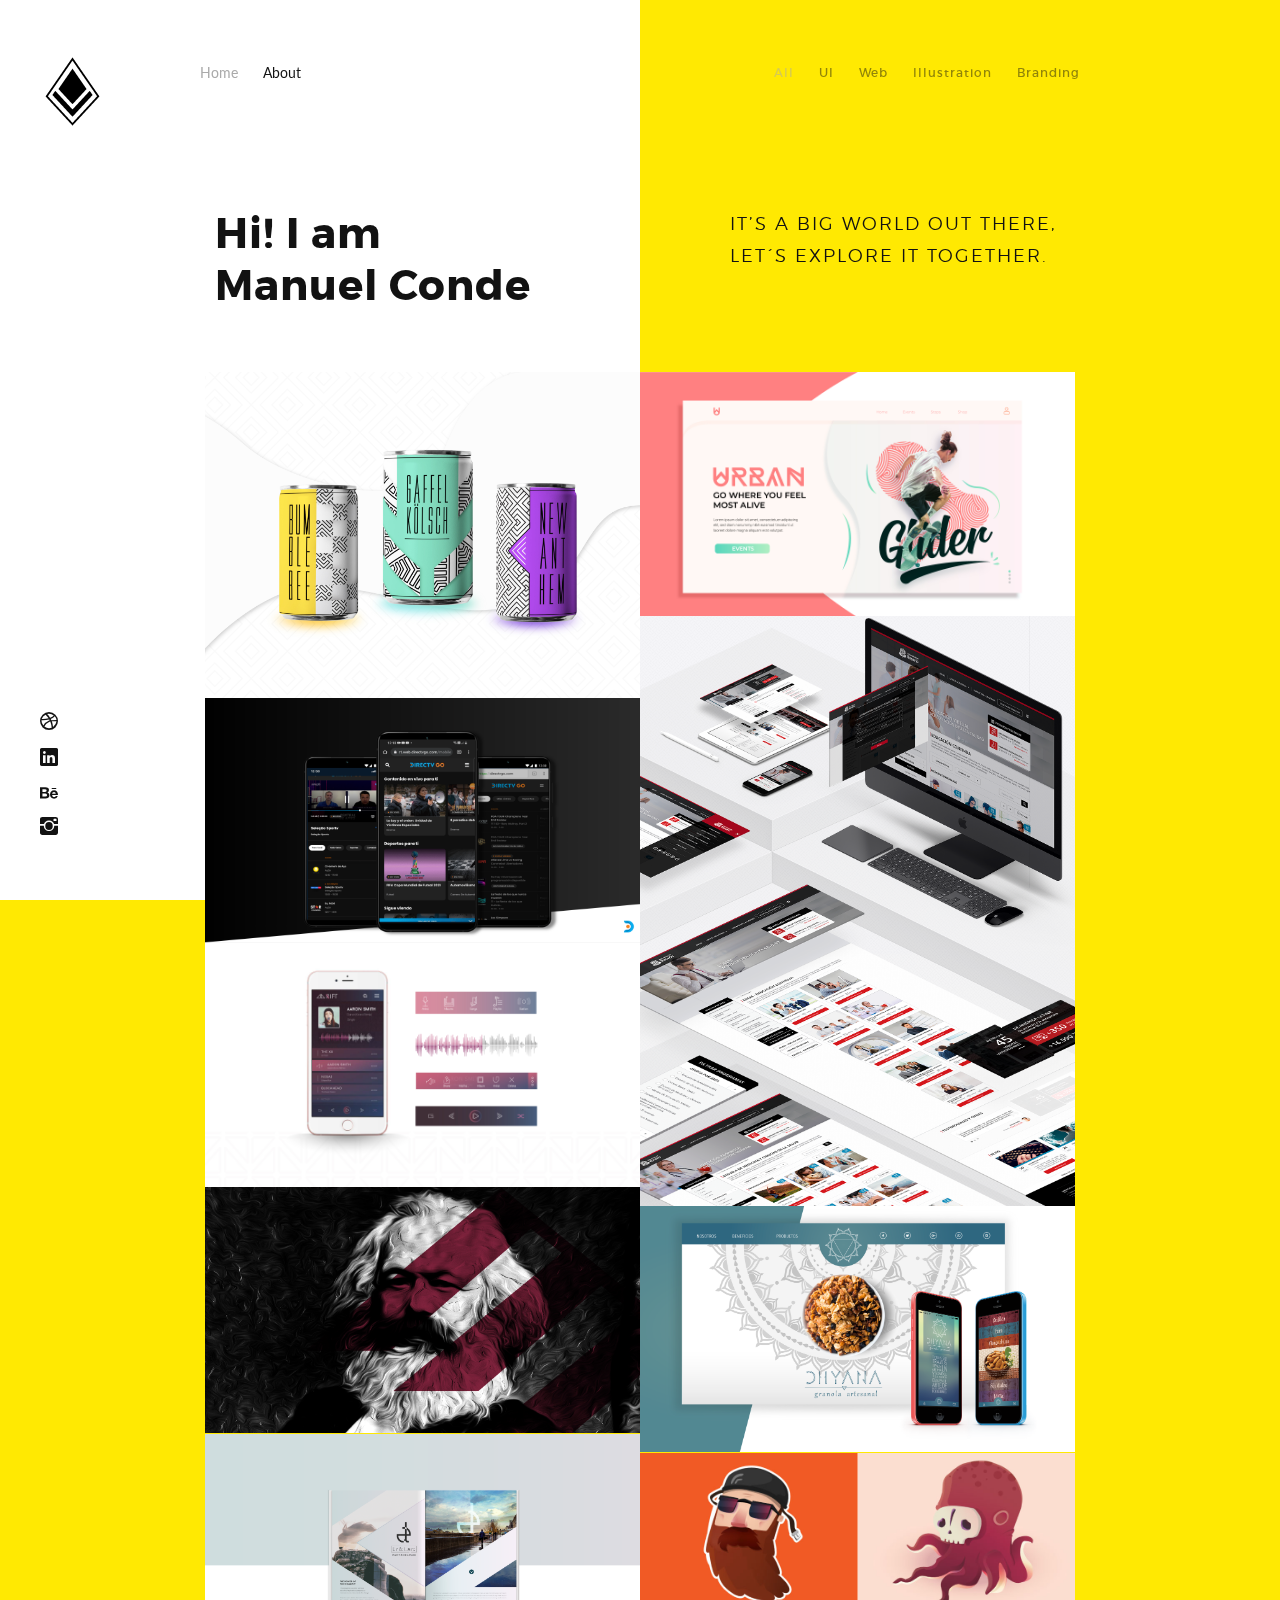
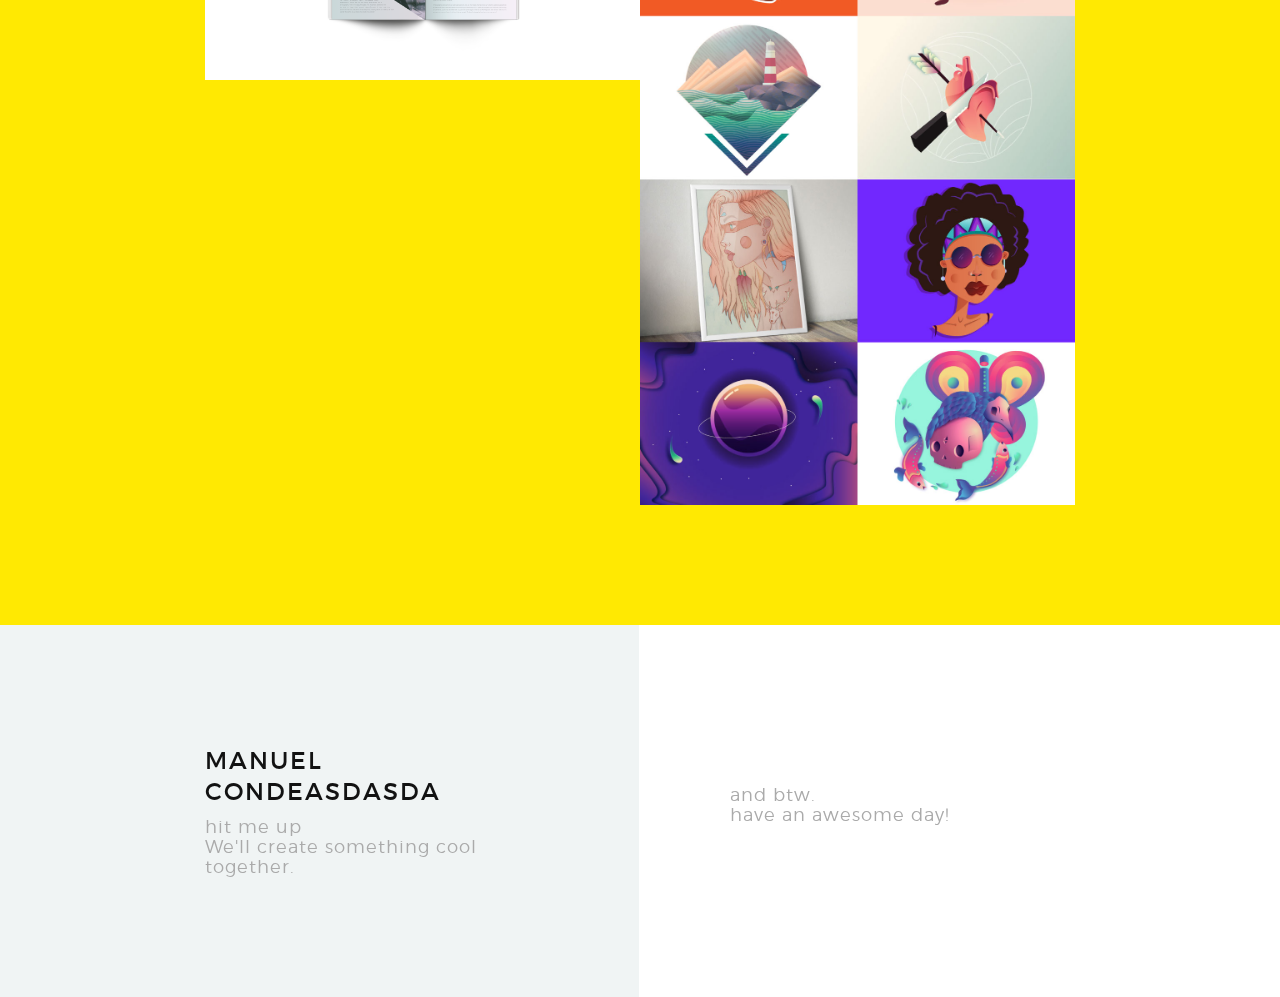
<file: index.html>
<!DOCTYPE html>
<html lang="en">

<head>

    <!-- Basic Page Info
  –––––––––––––––––––––––––––––––––––––––––––––––––– -->
    <meta charset="utf-8">
    <title>Porfolio - Manuel Conde</title>
    <meta name="description" content="Manuel Conde - Porfolio">
    <meta name="author" content="Manuel Conde">

    <!-- Mobile Specific Metas
  –––––––––––––––––––––––––––––––––––––––––––––––––– -->
    <meta name="viewport" content="width=device-width, initial-scale=1.0">

    <!-- Favicon
  –––––––––––––––––––––––––––––––––––––––––––––––––– -->
    <link rel="icon" type="image/png" href="images/favicon.png" />

    <!-- FONT
  –––––––––––––––––––––––––––––––––––––––––––––––––– -->
    <link rel="stylesheet" href="fonts/webfonts.css">
    <link href='//fonts.googleapis.com/css?family=Raleway:400,300,600%7CLato:400,300,100,700,900' rel='stylesheet' type='text/css'>
    <!-- ICON FONTS
  –––––––––––––––––––––––––––––––––––––––––––––––––– -->
    <link rel="stylesheet" href="stylesheets/ionicons.min.css">

    <!-- CSS
  –––––––––––––––––––––––––––––––––––––––––––––––––– -->
    <link rel="stylesheet" href="stylesheets/all.css">
    <link rel="stylesheet" href="stylesheets/bootstrap.css">
    <link rel="stylesheet" href="elements/css/elements.css">
    <link rel="stylesheet" href="stylesheets/sinister.css">
    <link rel="stylesheet" href="stylesheets/venobox.css">
    <link rel="stylesheet" href="stylesheets/slimmenu.css">
    <link rel="stylesheet" href="stylesheets/main.css">
    <link rel="stylesheet" href="stylesheets/main-bg.css">
    <link rel="stylesheet" href="stylesheets/main-responsive.css">

    <!-- LESS
  –––––––––––––––––––––––––––––––––––––––––––––––––– -->
    <!-- <link rel="stylesheet/less" type="text/css" href="less/color.less">
    <link rel="stylesheet/less" type="text/css" href="less/fonts.less">
    <script src="less/less.min.js"></script> -->


</head>

<body>






    <!-- Nav Link Show Panel
  –––––––––––––––––––––––––––––––––––––––––––––––––– -->
    <div class="link-show-poster">
      <div class=""><h1 class="black font2"></h1></div>
    </div>

    <!-- Mobile Only Navigation
  –––––––––––––––––––––––––––––––––––––––––––––––––– -->
    <nav class="mobile-nav ">
                <ul class="slimmenu font1">
                  <li>
                      <a class="sub-collapser" href="index.html">home</a>

                  </li>

                  <li>
                      <a class="sub-collapser" href="personal.html">About</a>

                  </li>

               
                </ul>
    </nav>
    <!-- mobile only navigation : ends -->



    <!-- Header
  –––––––––––––––––––––––––––––––––––––––––––––––––– -->

    <section class="logo-header">
      
          <div class="logo-block">
            <a href="index.html"><img alt="" title="" class="img-responsive" src="images/logo.png"></a>
          </div>


          <div class="social-block">
            <ul>
              <li><a href="https://dribbble.com/Bebop"><span class="ion-social-dribbble-outline black"></span></a></li>
              <li><a href="https://www.linkedin.com/in/malco/"><span class="ion-social-linkedin black"></span></a></li>
              <li><a href="https://www.behance.net/Bebop_Des"><i class="fab fa-behance"></i></a></li>
              <li><a href="https://www.instagram.com/bebop_des/"><span class="ion-social-instagram black"></span></a></li>
            </ul>
          </div>

    </section>

    <header class="masthead ">
      <div class="container">
        <div class="row">
          <!-- <article class="col-md-3">
            <a href="index.html"><img alt="" title="" class="main-logo " src="images/logo.png"></a>
          </article> -->
          <article class="col-md-6 text-left no-pad">
            <nav class="mastnav ">

                  <ul class="main-menu ">
                    <li>
                        <a class="main-link font1 sub-menu-trigger activelink" href="index.html">Home</a>
                    </li>
                    <li>
                        <a class="main-link font1 sub-menu-trigger" href="personal.html">About</a>
                    </li>
           
                  </ul>
            </nav>
          </article>
          <article class="col-md-6 no-pad">
              <!--works filter panel :starts -->
                <div class="works-filter-wrap">
                    <ul class="works-filter  text-right clearfix font2">
                        <li><a id="all" href="#" data-filter="*" class="active"><span>All</span></a></li>
                        <li><a href="#" data-filter=".ui"><span>UI</span></a></li>
                        <li><a href="#" data-filter=".web"><span>Web</span></a></li>
                        <li><a href="#" data-filter=".illustration"><span>Illustration</span></a></li>
                        <li><a href="#" data-filter=".branding"><span>Branding</span></a></li>

                    </ul>
              </div>
            <!-- works filter panel :ends -->
            
          </article>
        </div>
      </div>
    </header>
    <!-- end : masthead -->


    <!-- MASTER CONTENT
  –––––––––––––––––––––––––––––––––––––––––––––––––– -->
    <section class="mastwrap add-bottom">

    

      
      <section class="container about pad-top-half pad-bottom-half">

        <div class="row">
              <article class="col-md-5 text-left  inner-pad">
                <h6 class="super-text  font2bold black">Hi! I am <br/>Manuel Conde</h6>
              </article>
              <article class="col-md-5 col-md-offset-2 text-left ">
                <h3 class="main-heading  font2light black">It’s a big world out there, let´s explore it together.</h3>
              </article>
        </div>
            
      </section>


<section class="container intro-01 ">


        

         <section id="works-container" class="works-container  works-masonry-container clearfix works-thumbnails-view">


              <!-- start : works-item -->
              <div class="works-item  ImageWrapper works-item-one-half zoom ui branding">
                      <img data-no-retina alt="" title="" class="img-responsive" src="images/works/keggerco.jpg"/>
                       <a  href="kegger.html">
                          <div class="works-item-inner ImageOverlayCl">
                            <p class="valign text-center"><span class="white font1">Kegger</span></p>
                          </div>
                      </a>
              </div>
              <!-- end : works-item -->



              <!-- start : works-item -->
              <div class="works-item  ImageWrapper works-item-one-half info branding ui web">
                <img data-no-retina alt="" title="" class="img-responsive" src="images/works/urbanco.jpg"/>
             
                    <div class="works-item-inner ImageOverlayCl">
                      <p class="valign text-center"><span class="white font1">Urban(WIP)</span></p>
                    </div>
                </a>
              </div>
              <!-- end : works-item -->

               <!-- start : works-item -->

                            <div class="works-item  ImageWrapper works-item-one-half zoom ui web">
                <img data-no-retina alt="" title="" class="img-responsive" src="images/works/rosarioco.png"/>
                <a  href="rosario.html">
                    <div class="works-item-inner ImageOverlayCl">
                      <p class="valign text-center"><span class="white font1">Rosario University</span></p>
                    </div>
                </a>
              </div>
              <!-- end : works-item -->

              <!-- start : works-item -->
              <div class="works-item  ImageWrapper works-item-one-half zoom branding web ui">
                <img data-no-retina alt="" title="" class="img-responsive" src="images/works/covertestdgo.png"/>
                <a  href="DGO.html">
                    <div class="works-item-inner ImageOverlayCl">
                      <p class="valign text-center"><span class="white font1">TEST</span></p>
                    </div>
                </a>
              </div>
              <!-- end : works-item -->

              <!-- start : works-item -->
              <div class="works-item  ImageWrapper works-item-one-half zoom branding web ui">
                <img data-no-retina alt="" title="" class="img-responsive" src="images/works/riftco.jpg"/>
                <a  href="rift.html">
                    <div class="works-item-inner ImageOverlayCl">
                      <p class="valign text-center"><span class="white font1">Rift</span></p>
                    </div>
                </a>
              </div>
              <!-- end : works-item -->
              

              <!-- start : works-item -->
              <div class="works-item  ImageWrapper works-item-one-half zoom info web illustration">
                <img data-no-retina alt="" title="" class="img-responsive" src="images/works/marxco.jpg"/>
                <a  href="marx.html">
                    <div class="works-item-inner ImageOverlayCl">
                      <p class="valign text-center"><span class="white font1">Marx Seminar</span></p>
                    </div>
                </a>
              </div>
              <!-- end : works-item -->

              <!-- start : works-item -->
              <div class="works-item  ImageWrapper works-item-one-half zoom info web branding">
                <img data-no-retina alt="" title="" class="img-responsive" src="images/works/dhyanaco.png"/>
                <a  href="dhyana.html">
                    <div class="works-item-inner ImageOverlayCl">
                      <p class="valign text-center"><span class="white font1">Dhyana</span></p>
                    </div>
                </a>
              </div>
              <!-- end : works-item -->

              <!-- start : works-item -->
              <div class="works-item  ImageWrapper works-item-one-half zoom branding web">
                      <img data-no-retina alt="" title="" class="img-responsive" src="images/works/erikco.png"/>
                      <a  href="erik.html">
                          <div class="works-item-inner ImageOverlayCl">
                            <p class="valign text-center"><span class="white font1">Erik Lars</span></p>
                          </div>
                      </a>
              </div>



              <div class="works-item  ImageWrapper works-item-one-half zoom illustration">
                <img data-no-retina alt="" title="" class="img-responsive" src="images/works/illustrationsco.jpg"/>
                <a  href="Illustrations.html">
                    <div class="works-item-inner ImageOverlayCl">
                      <p class="valign text-center"><span class="white font1">Illustrations</span></p>
                    </div>
                  </a>
                </div>
                <!-- end : works-item -->









            </section>
            <!-- end : works-container -->

  </section>


    </section>
    <!-- end : mastwrap -->


    <!-- FOOTER
  –––––––––––––––––––––––––––––––––––––––––––––––––– -->
    
  <footer class="mastfoot">
    <div class="container">
      <div class="row">
        <article class="col-md-5 text-left">
          <h3 class="font2 black">Manuel Condeasdasda</h3>
          <h4 class="font2light grey">hit me up<br/>We'll create something cool together.</h4>
        </article>
        <article class="col-md-5 col-md-offset-2 text-left">
          <h4 class="font2light grey"><br/><br/>and btw.<br/>have an awesome day!</h4>
        </article>
      </div>
    </div>

  </footer>
    <!-- end : mastfoot -->


    <!-- End Layout
  –––––––––––––––––––––––––––––––––––––––––––––––––– -->

    <!-- JS
    –––––––––––––––––––––––––––––––––––––––––––––––––– -->
    <script src="javascripts/libs/common.js"></script>
    <script src="elements/js/elements.js"></script>
    <script src="javascripts/custom/main.js"></script>

</body>

</html>
</file>
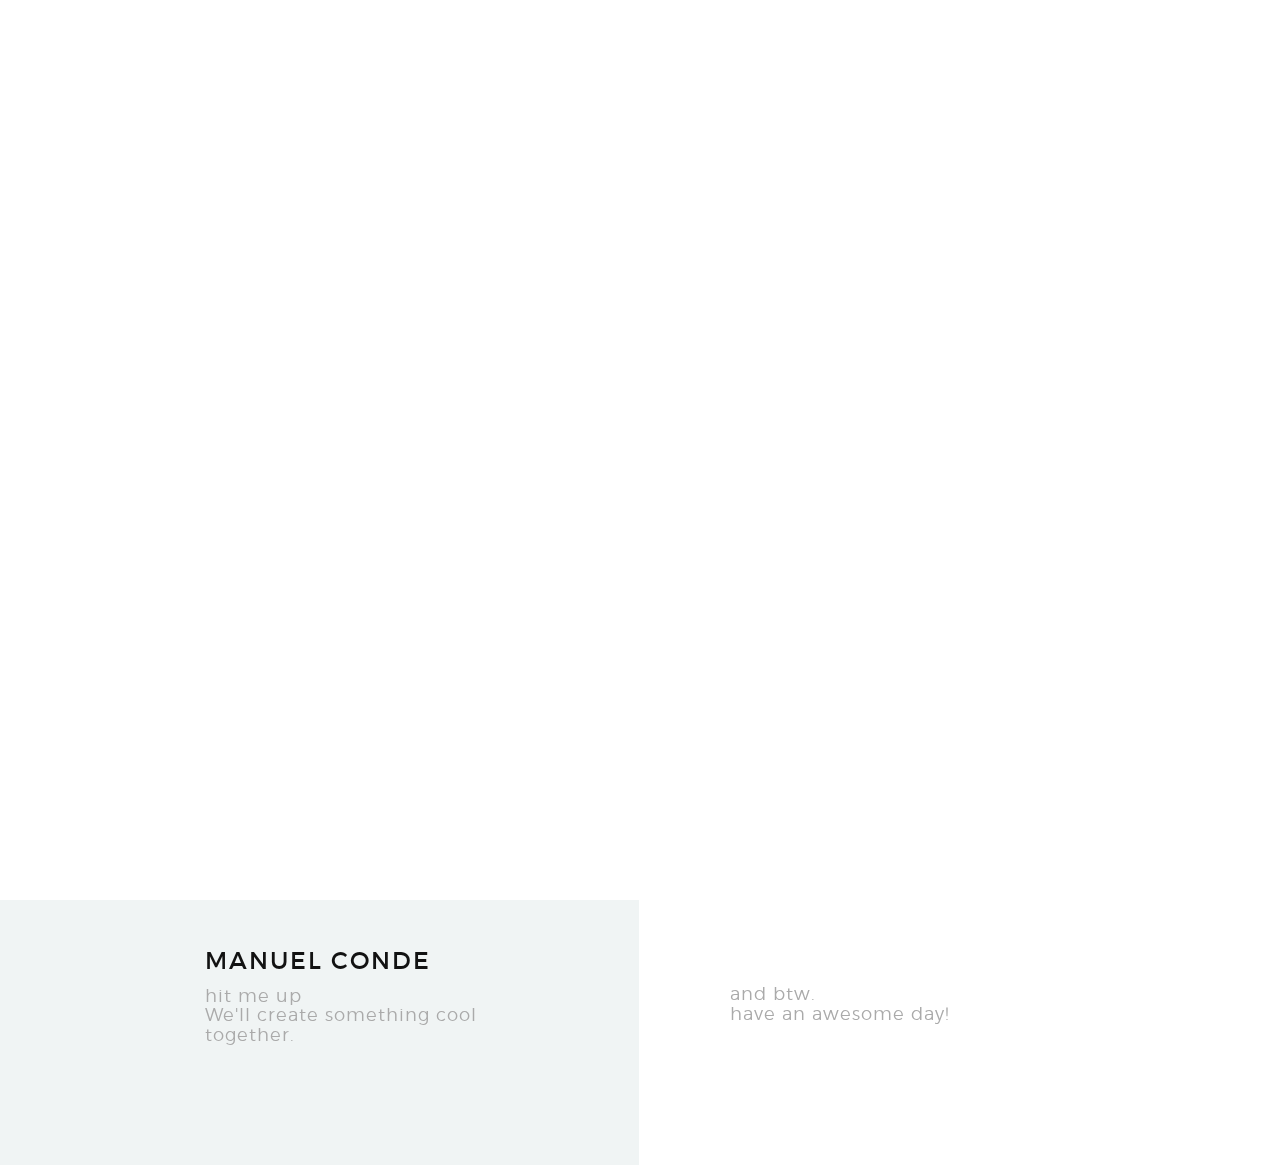
<file: DGO.html>
<!DOCTYPE html>
<html lang="en">

<head>

    <!-- Basic Page Info
  –––––––––––––––––––––––––––––––––––––––––––––––––– -->
    <meta charset="utf-8">
    <title>Porfolio - Manuel Conde</title>
    <meta name="description" content="Manuel Conde - Porfolio">
    <meta name="author" content="Manuel Conde">

    <!-- Mobile Specific Metas
  –––––––––––––––––––––––––––––––––––––––––––––––––– -->
    <meta name="viewport" content="width=device-width, initial-scale=1.0">

    <!-- Favicon
  –––––––––––––––––––––––––––––––––––––––––––––––––– -->
    <link rel="icon" type="image/png" href="images/favicon.png" />

    <!-- FONT
  –––––––––––––––––––––––––––––––––––––––––––––––––– -->
    <link rel="stylesheet" href="fonts/webfonts.css">
    <link href='//fonts.googleapis.com/css?family=Raleway:400,300,600%7CLato:400,300,100,700,900' rel='stylesheet' type='text/css'>

    <!-- ICON FONTS
  –––––––––––––––––––––––––––––––––––––––––––––––––– -->
    <link rel="stylesheet" href="stylesheets/ionicons.min.css">

    <!-- CSS
  –––––––––––––––––––––––––––––––––––––––––––––––––– -->
  <link rel="stylesheet" href="stylesheets/all.css">
    <link rel="stylesheet" href="stylesheets/bootstrap.css">
    <link rel="stylesheet" href="elements/css/elements.css">
    <link rel="stylesheet" href="stylesheets/sinister.css">
    <link rel="stylesheet" href="stylesheets/venobox.css">
    <link rel="stylesheet" href="stylesheets/owl.carousel.css">
    <link rel="stylesheet" href="stylesheets/slimmenu.css">
    <link rel="stylesheet" href="stylesheets/main.css">
    <link rel="stylesheet" href="stylesheets/main-bg.css">
    <link rel="stylesheet" href="stylesheets/main-responsive.css">

    <!-- LESS
  –––––––––––––––––––––––––––––––––––––––––––––––––– -->
    <!-- <link rel="stylesheet/less" type="text/css" href="less/color.less">
    <link rel="stylesheet/less" type="text/css" href="less/fonts.less">
    <script src="less/less.min.js"></script> -->


</head>

<body>



    <!-- Preloader
  –––––––––––––––––––––––––––––––––––––––––––––––––– -->
    <div id="preloader">
        <div id="status"></div>
    </div>
    <!-- end : preloader -->


    <!-- Nav Link Show Panel
  –––––––––––––––––––––––––––––––––––––––––––––––––– -->
    <div class="link-show-poster">
      <div class=""><h1 class="black font2"></h1></div>
    </div>

    <!-- Mobile Only Navigation
  –––––––––––––––––––––––––––––––––––––––––––––––––– -->
        <nav class="mobile-nav ">
          <ul class="slimmenu font1">
            <li>
                <a class="sub-collapser" href="index.html">home</a>

            </li>

            <li>
                <a class="sub-collapser" href="personal.html">About</a>

            </li>

          
          </ul>
      </nav>
    <!-- mobile only navigation : ends -->



    <!-- Header
  –––––––––––––––––––––––––––––––––––––––––––––––––– -->

    <section class="logo-header">
      
          <div class="logo-block">
            <a href="index.html"><img alt="" title="" class="img-responsive" src="images/logo.png"></a>
          </div>


          <div class="social-block">
            <ul>
              <li><a href="https://dribbble.com/Bebop"><span class="ion-social-dribbble-outline black"></span></a></li>
              <li><a href="https://www.linkedin.com/in/malco/"><span class="ion-social-linkedin black"></span></a></li>
              <li><a href="https://www.behance.net/Bebop_Des"><i class="fab fa-behance"></i></a></li>
              <li><a href="https://www.instagram.com/bebop_des/"><span class="ion-social-instagram black"></span></a></li>
            </ul>
          </div>

    </section>

    <header class="masthead ">
      <div class="container">
        <div class="row">
          <!-- <article class="col-md-3">
            <a href="index.html"><img alt="" title="" class="main-logo " src="images/logo.png"></a>
          </article> -->
          <article class="col-md-8 text-left no-pad">
            <nav class="mastnav ">

              <ul class="main-menu ">
                <li>
                    <a class="main-link font1 sub-menu-trigger activelink" href="index.html">Home</a>
                </li>
                <li>
                    <a class="main-link font1 sub-menu-trigger" href="personal.html">About</a>
                </li>
               
              </ul>
        </nav>
          </article>
          <article class="col-md-4 no-pad">
              <!--works filter panel :starts -->
                <div class="works-filter-wrap">
                    <ul class="works-filter  text-right clearfix font2">
                        <li><a id="all" href="#" data-filter="*" class="active"><span>All</span></a></li><li><a href="#" data-filter=".branding"><span>Branding</span></a></li>
                        <li><a href="#" data-filter=".graphics"><span>Graphics</span></a></li>
                        <li><a href="#" data-filter=".logos"><span>Logos</span></a></li>
                        <li><a href="#" data-filter=".ui"><span>UI</span></a></li>
                        <li><a href="#" data-filter=".web"><span>Web</span></a></li>
                    </ul>
              </div>
            <!-- works filter panel :ends -->
          </article>
        </div>
      </div>
    </header>
    <!-- end : masthead -->



    <!-- MASTER CONTENT
  –––––––––––––––––––––––––––––––––––––––––––––––––– -->
    <section class="mastwrap">


      <section class="container about  pad-top pad-bottom tituloproject">

        <div class="row">
              <article class="col-md-5 text-left  inner-pad">
                <h6 class="super-text  font2bold black">TEST</h6>
              </article>
              <article class="col-md-5 col-md-offset-2 text-left ">
                <h3 class="main-heading  font2light black">Cross Platform<br/>UI UX.</h3>
              </article>
        </div>
            
      </section>




      <section class="container ">

        <div class="row">
              <article class="col-md-12 text-left inner-pad  ">
              <!-- Set up your HTML -->
              <div class="slider-carousel owl-carousel owl-nav-sticky-wide slider-carousel">

                <div class="sample-carousel-block">
                  <img alt="" title="" src="images/works/rift05.jpg">
                </div>
                <div class="sample-carousel-block">
                  <img alt="" title="" src="images/works/rift02.jpg">
                </div>
                <div class="sample-carousel-block">
                  <img alt="" title="" src="images/works/rift03.jpg">
                </div>
                <div class="sample-carousel-block">
                  <img alt="" title="" src="images/works/rift04.png">
                </div>


              </div>
              </article>
        </div>
            
      </section>


    </section>
    <!-- end : mastwrap -->



<!-- FOOTER
  –––––––––––––––––––––––––––––––––––––––––––––––––– -->
    
  <footer class="mastfoot">
    <div class="container">
      <div class="row">
        <article class="col-md-5 text-left">
          <h3 class="font2 black">Manuel Conde</h3>
          <h4 class="font2light grey">hit me up<br/>We'll create something cool together.</h4>
        </article>
        <article class="col-md-5 col-md-offset-2 text-left">
          <h4 class="font2light grey"><br/><br/>and btw.<br/>have an awesome day!</h4>
        </article>
      </div>
    </div>

  </footer>
  <!-- end : mastfoot -->

    <!-- End Layout
  –––––––––––––––––––––––––––––––––––––––––––––––––– -->

    <!-- JS
    –––––––––––––––––––––––––––––––––––––––––––––––––– -->
    <script src="javascripts/libs/common.js"></script>
    <script src="elements/js/elements.js"></script>
    <script src="javascripts/custom/main.js"></script>

</body>

</html>
</file>
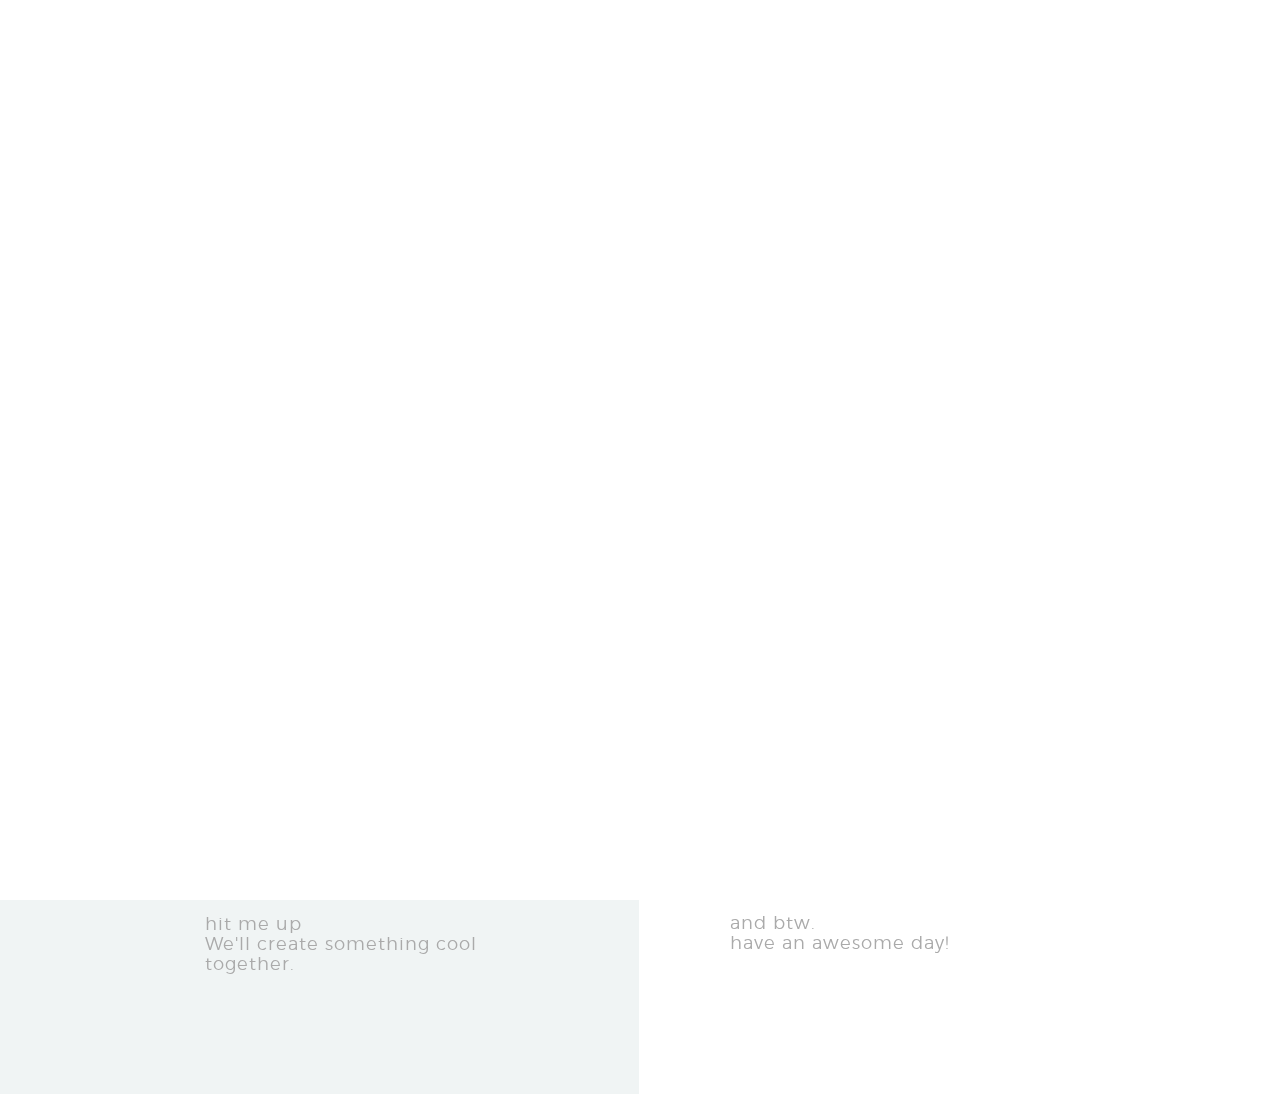
<file: dhyana.html>
<!DOCTYPE html>
<html lang="en">

<head>

    <!-- Basic Page Info
  –––––––––––––––––––––––––––––––––––––––––––––––––– -->
    <meta charset="utf-8">
    <title>Porfolio - Manuel Conde</title>
    <meta name="description" content="Manuel Conde - Porfolio">
    <meta name="author" content="Manuel Conde">

    <!-- Mobile Specific Metas
  –––––––––––––––––––––––––––––––––––––––––––––––––– -->
    <meta name="viewport" content="width=device-width, initial-scale=1.0">

    <!-- Favicon
  –––––––––––––––––––––––––––––––––––––––––––––––––– -->
    <link rel="icon" type="image/png" href="images/favicon.png" />

    <!-- FONT
  –––––––––––––––––––––––––––––––––––––––––––––––––– -->
    <link rel="stylesheet" href="fonts/webfonts.css">
    <link href='//fonts.googleapis.com/css?family=Raleway:400,300,600%7CLato:400,300,100,700,900' rel='stylesheet' type='text/css'>

    <!-- ICON FONTS
  –––––––––––––––––––––––––––––––––––––––––––––––––– -->
    <link rel="stylesheet" href="stylesheets/ionicons.min.css">

    <!-- CSS
  –––––––––––––––––––––––––––––––––––––––––––––––––– -->
    <link rel="stylesheet" href="stylesheets/all.css">
    <link rel="stylesheet" href="stylesheets/bootstrap.css">
    <link rel="stylesheet" href="elements/css/elements.css">
    <link rel="stylesheet" href="stylesheets/sinister.css">
    <link rel="stylesheet" href="stylesheets/venobox.css">
    <link rel="stylesheet" href="stylesheets/owl.carousel.css">
    <link rel="stylesheet" href="stylesheets/slimmenu.css">
    <link rel="stylesheet" href="stylesheets/main.css">
    <link rel="stylesheet" href="stylesheets/main-bg.css">
    <link rel="stylesheet" href="stylesheets/main-responsive.css">

    <!-- LESS
  –––––––––––––––––––––––––––––––––––––––––––––––––– -->
    <!-- <link rel="stylesheet/less" type="text/css" href="less/color.less">
    <link rel="stylesheet/less" type="text/css" href="less/fonts.less">
    <script src="less/less.min.js"></script> -->


</head>

<body>



    <!-- Preloader
  –––––––––––––––––––––––––––––––––––––––––––––––––– -->
    <div id="preloader">
        <div id="status"></div>
    </div>
    <!-- end : preloader -->


    <!-- Nav Link Show Panel
  –––––––––––––––––––––––––––––––––––––––––––––––––– -->
    <div class="link-show-poster">
      <div class=""><h1 class="black font2"></h1></div>
    </div>

    <!-- Mobile Only Navigation
  –––––––––––––––––––––––––––––––––––––––––––––––––– -->
        <nav class="mobile-nav ">
          <ul class="slimmenu font1">
            <li>
                <a class="sub-collapser" href="index.html">home</a>

            </li>

            <li>
                <a class="sub-collapser" href="personal.html">About</a>

            </li>

            <li><a href="contact.html">say hello</a></li>
          </ul>
      </nav>
    <!-- mobile only navigation : ends -->



    <!-- Header
  –––––––––––––––––––––––––––––––––––––––––––––––––– -->

    <section class="logo-header">
      
          <div class="logo-block">
            <a href="index.html"><img alt="" title="" class="img-responsive" src="images/logo.png"></a>
          </div>


          <div class="social-block">
            <ul>
              <li><a href="https://dribbble.com/Bebop"><span class="ion-social-dribbble-outline black"></span></a></li>
              <li><a href="https://www.linkedin.com/in/malco/"><span class="ion-social-linkedin black"></span></a></li>
              <li><a href="https://www.behance.net/Bebop_Des"><i class="fab fa-behance"></i></a></li>
              <li><a href="https://www.instagram.com/bebop_des/"><span class="ion-social-instagram black"></span></a></li>
            </ul>
          </div>

    </section>

    <header class="masthead ">
      <div class="container">
        <div class="row">
          <!-- <article class="col-md-3">
            <a href="index.html"><img alt="" title="" class="main-logo " src="images/logo.png"></a>
          </article> -->
          <article class="col-md-8 text-left no-pad">
            <nav class="mastnav ">

              <ul class="main-menu ">
                <li>
                    <a class="main-link font1 sub-menu-trigger activelink" href="index.html">Home</a>
                </li>
                <li>
                    <a class="main-link font1 sub-menu-trigger" href="personal.html">About</a>
                </li>
                <li><a class="main-link font1" href="contact.html">Say Hello</a></li>
              </ul>
        </nav>
          </article>
          <article class="col-md-4 no-pad">
              <!--works filter panel :starts -->
                <div class="works-filter-wrap">
                    <ul class="works-filter  text-right clearfix font2">
                        <li><a id="all" href="#" data-filter="*" class="active"><span>All</span></a></li><li><a href="#" data-filter=".branding"><span>Branding</span></a></li>
                        <li><a href="#" data-filter=".graphics"><span>Graphics</span></a></li>
                        <li><a href="#" data-filter=".logos"><span>Logos</span></a></li>
                        <li><a href="#" data-filter=".ui"><span>UI</span></a></li>
                        <li><a href="#" data-filter=".web"><span>Web</span></a></li>
                    </ul>
              </div>
            <!-- works filter panel :ends -->
          </article>
        </div>
      </div>
    </header>
    <!-- end : masthead -->



    <!-- MASTER CONTENT
  –––––––––––––––––––––––––––––––––––––––––––––––––– -->
    <section class="mastwrap">


      <section class="container about  pad-top pad-bottom tituloproject">

        <div class="row">
              <article class="col-md-5 text-left  inner-pad">
                <h6 class="super-text  font2bold black">Dhyana</h6>
              </article>
              <article class="col-md-5 col-md-offset-2 text-left ">
                <h3 class="main-heading  font2light black">Start up branding<br/>web and app UI design.</h3>
              </article>
        </div>
            
      </section>




      <section class="container ">

        <div class="row">
              <article class="col-md-12 text-left inner-pad  ">
              <!-- Set up your HTML -->
              <div class="slider-carousel owl-carousel owl-nav-sticky-wide slider-carousel">

                <div class="sample-carousel-block">
                  <img alt="" title="" src="images/works/Dhyana09.png">
                </div>
                <div class="sample-carousel-block">
                  <img alt="" title="" src="images/works/Dhyana02.png">
                </div>
                <div class="sample-carousel-block">
                  <img alt="" title="" src="images/works/Dhyana03.png">
                </div>
                <div class="sample-carousel-block">
                  <img alt="" title="" src="images/works/Dhyana04.png">
                </div>
                <div class="sample-carousel-block">
                  <img alt="" title="" src="images/works/Dhyana05.png">
                </div>
                <div class="sample-carousel-block">
                  <img alt="" title="" src="images/works/Dhyana06.png">
                </div>
                <div class="sample-carousel-block">
                  <img alt="" title="" src="images/works/Dhyana07.png">
                </div>
                <div class="sample-carousel-block">
                  <img alt="" title="" src="images/works/Dhyana08.png">
                </div>

              </div>
              </article>
        </div>
            
      </section>


    </section>
    <!-- end : mastwrap -->



    <!-- FOOTER
  –––––––––––––––––––––––––––––––––––––––––––––––––– -->
    
  <footer class="mastfoot">
    <div class="container">
      <div class="row">
        <article class="col-md-5 text-left">
          <h3 class="font2 black">Manuel Conde</h3>
          <h4 class="font2light grey">hit me up<br/>We'll create something cool together.</h4>
        </article>
        <article class="col-md-5 col-md-offset-2 text-left">
          <h4 class="font2light grey"><br/><br/>and btw.<br/>have an awesome day!</h4>
        </article>
      </div>
    </div>

  </footer>
<!-- end : mastfoot -->

    <!-- End Layout
  –––––––––––––––––––––––––––––––––––––––––––––––––– -->

    <!-- JS
    –––––––––––––––––––––––––––––––––––––––––––––––––– -->
    <script src="javascripts/libs/common.js"></script>
    <script src="elements/js/elements.js"></script>
    <script src="javascripts/custom/main.js"></script>

</body>

</html>
</file>
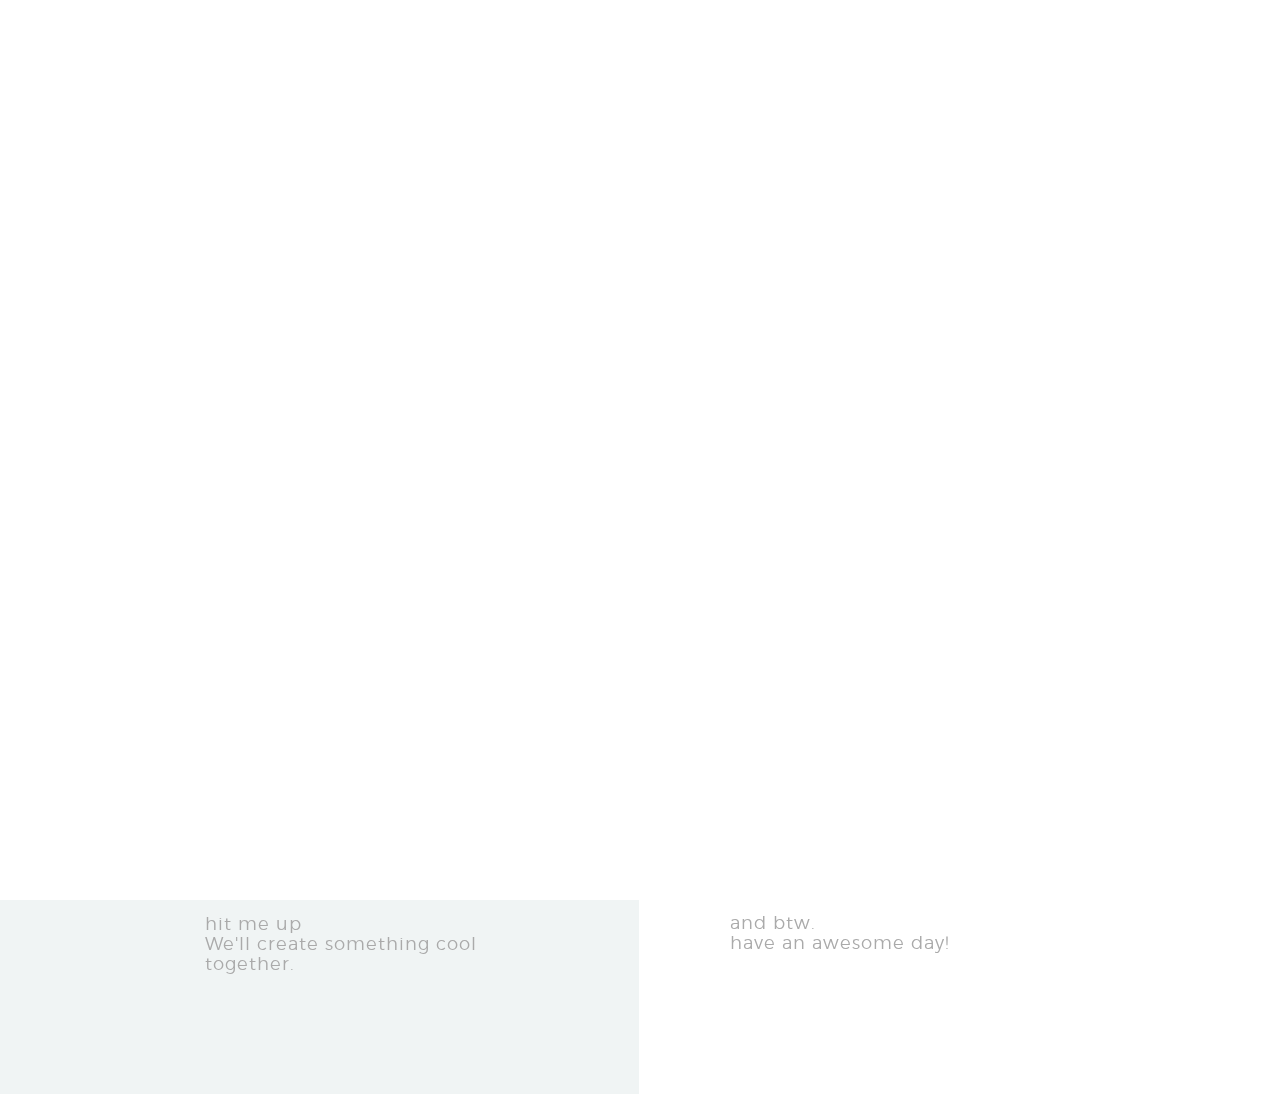
<file: erik.html>
<!DOCTYPE html>
<html lang="en">

<head>

    <!-- Basic Page Info
  –––––––––––––––––––––––––––––––––––––––––––––––––– -->
    <meta charset="utf-8">
    <title>Porfolio - Manuel Conde</title>
    <meta name="description" content="Manuel Conde - Porfolio">
    <meta name="author" content="Manuel Conde">

    <!-- Mobile Specific Metas
  –––––––––––––––––––––––––––––––––––––––––––––––––– -->
    <meta name="viewport" content="width=device-width, initial-scale=1.0">

    <!-- Favicon
  –––––––––––––––––––––––––––––––––––––––––––––––––– -->
    <link rel="icon" type="image/png" href="images/favicon.png" />

    <!-- FONT
  –––––––––––––––––––––––––––––––––––––––––––––––––– -->
    <link rel="stylesheet" href="fonts/webfonts.css">
    <link href='//fonts.googleapis.com/css?family=Raleway:400,300,600%7CLato:400,300,100,700,900' rel='stylesheet' type='text/css'>

    <!-- ICON FONTS
  –––––––––––––––––––––––––––––––––––––––––––––––––– -->
    <link rel="stylesheet" href="stylesheets/ionicons.min.css">

    <!-- CSS
  –––––––––––––––––––––––––––––––––––––––––––––––––– -->
    <link rel="stylesheet" href="stylesheets/all.css">
    <link rel="stylesheet" href="stylesheets/bootstrap.css">
    <link rel="stylesheet" href="elements/css/elements.css">
    <link rel="stylesheet" href="stylesheets/sinister.css">
    <link rel="stylesheet" href="stylesheets/venobox.css">
    <link rel="stylesheet" href="stylesheets/owl.carousel.css">
    <link rel="stylesheet" href="stylesheets/slimmenu.css">
    <link rel="stylesheet" href="stylesheets/main.css">
    <link rel="stylesheet" href="stylesheets/main-bg.css">
    <link rel="stylesheet" href="stylesheets/main-responsive.css">

    <!-- LESS
  –––––––––––––––––––––––––––––––––––––––––––––––––– -->
    <!-- <link rel="stylesheet/less" type="text/css" href="less/color.less">
    <link rel="stylesheet/less" type="text/css" href="less/fonts.less">
    <script src="less/less.min.js"></script> -->


</head>

<body>



    <!-- Preloader
  –––––––––––––––––––––––––––––––––––––––––––––––––– -->
    <div id="preloader">
        <div id="status"></div>
    </div>
    <!-- end : preloader -->


    <!-- Nav Link Show Panel
  –––––––––––––––––––––––––––––––––––––––––––––––––– -->
    <div class="link-show-poster">
      <div class=""><h1 class="black font2"></h1></div>
    </div>

    <!-- Mobile Only Navigation
  –––––––––––––––––––––––––––––––––––––––––––––––––– -->
        <nav class="mobile-nav ">
          <ul class="slimmenu font1">
            <li>
                <a class="sub-collapser" href="index.html">home</a>

            </li>

            <li>
                <a class="sub-collapser" href="personal.html">About</a>

            </li>

           
          </ul>
      </nav>
    <!-- mobile only navigation : ends -->



    <!-- Header
  –––––––––––––––––––––––––––––––––––––––––––––––––– -->

    <section class="logo-header">
      
          <div class="logo-block">
            <a href="index.html"><img alt="" title="" class="img-responsive" src="images/logo.png"></a>
          </div>


          <div class="social-block">
            <ul>
              <li><a href="https://dribbble.com/Bebop"><span class="ion-social-dribbble-outline black"></span></a></li>
              <li><a href="https://www.linkedin.com/in/malco/"><span class="ion-social-linkedin black"></span></a></li>
              <li><a href="https://www.behance.net/Bebop_Des"><i class="fab fa-behance"></i></a></li>
              <li><a href="https://www.instagram.com/bebop_des/"><span class="ion-social-instagram black"></span></a></li>
            </ul>
          </div>

    </section>

    <header class="masthead ">
      <div class="container">
        <div class="row">
          <!-- <article class="col-md-3">
            <a href="index.html"><img alt="" title="" class="main-logo " src="images/logo.png"></a>
          </article> -->
          <article class="col-md-8 text-left no-pad">
            <nav class="mastnav ">

              <ul class="main-menu ">
                <li>
                    <a class="main-link font1 sub-menu-trigger activelink" href="index.html">Home</a>
                </li>
                <li>
                    <a class="main-link font1 sub-menu-trigger" href="personal.html">About</a>
                </li>
              
              </ul>
        </nav>
          </article>
          <article class="col-md-4 no-pad">
              <!--works filter panel :starts -->
                <div class="works-filter-wrap">
                    <ul class="works-filter  text-right clearfix font2">
                        <li><a id="all" href="#" data-filter="*" class="active"><span>All</span></a></li><li><a href="#" data-filter=".branding"><span>Branding</span></a></li>
                        <li><a href="#" data-filter=".graphics"><span>Graphics</span></a></li>
                        <li><a href="#" data-filter=".logos"><span>Logos</span></a></li>
                        <li><a href="#" data-filter=".ui"><span>UI</span></a></li>
                        <li><a href="#" data-filter=".web"><span>Web</span></a></li>
                    </ul>
              </div>
            <!-- works filter panel :ends -->
          </article>
        </div>
      </div>
    </header>
    <!-- end : masthead -->



    <!-- MASTER CONTENT
  –––––––––––––––––––––––––––––––––––––––––––––––––– -->
    <section class="mastwrap">


      <section class="container about  pad-top pad-bottom tituloproject">

        <div class="row">
              <article class="col-md-5 text-left  inner-pad">
                <h6 class="super-text  font2bold black">Erik Lars</h6>
              </article>
              <article class="col-md-5 col-md-offset-2 text-left ">
                <h3 class="main-heading  font2light black">Brand design<br/>Web and publications.</h3>
              </article>
        </div>
            
      </section>




      <section class="container ">

        <div class="row">
              <article class="col-md-12 text-left inner-pad  ">
              <!-- Set up your HTML -->
              <div class="slider-carousel owl-carousel owl-nav-sticky-wide slider-carousel">

                <div class="sample-carousel-block">
                  <img alt="" title="" src="images/works/erik01.png">
                </div>
                <div class="sample-carousel-block">
                  <img alt="" title="" src="images/works/erik02.png">
                </div>
                <div class="sample-carousel-block">
                  <img alt="" title="" src="images/works/erik03.png">
                </div>
                <div class="sample-carousel-block">
                  <img alt="" title="" src="images/works/erik04.png">
                </div>
                <div class="sample-carousel-block">
                  <img alt="" title="" src="images/works/erik05.png">
                </div>
                <div class="sample-carousel-block">
                  <img alt="" title="" src="images/works/erik06.png">
                </div>
                <div class="sample-carousel-block">
                  <img alt="" title="" src="images/works/erik07.png">
                </div>

              </div>
              </article>
        </div>
            
      </section>


    </section>
    <!-- end : mastwrap -->



<!-- FOOTER
  –––––––––––––––––––––––––––––––––––––––––––––––––– -->
    
  <footer class="mastfoot">
    <div class="container">
      <div class="row">
        <article class="col-md-5 text-left">
          <h3 class="font2 black">Manuel Conde</h3>
          <h4 class="font2light grey">hit me up<br/>We'll create something cool together.</h4>
        </article>
        <article class="col-md-5 col-md-offset-2 text-left">
          <h4 class="font2light grey"><br/><br/>and btw.<br/>have an awesome day!</h4>
        </article>
      </div>
    </div>

  </footer>
  <!-- end : mastfoot -->

    <!-- End Layout
  –––––––––––––––––––––––––––––––––––––––––––––––––– -->

    <!-- JS
    –––––––––––––––––––––––––––––––––––––––––––––––––– -->
    <script src="javascripts/libs/common.js"></script>
    <script src="elements/js/elements.js"></script>
    <script src="javascripts/custom/main.js"></script>

</body>

</html>
</file>
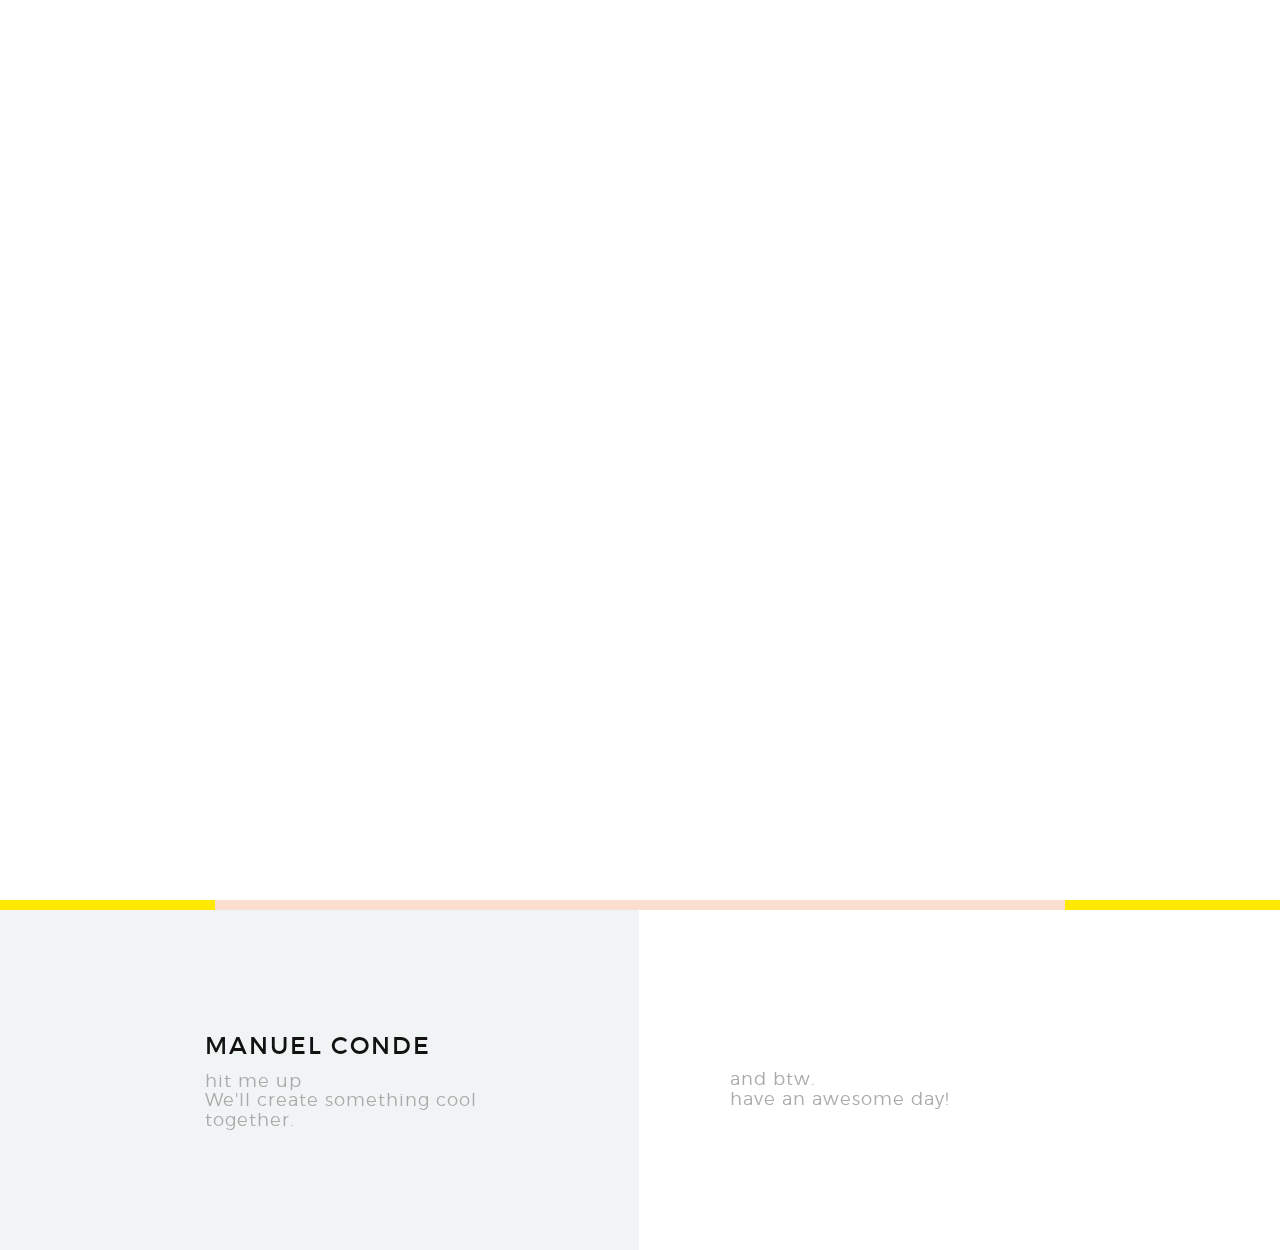
<file: Illustrations.html>
<!DOCTYPE html>
<html lang="en">

<head>

    <!-- Basic Page Info
  –––––––––––––––––––––––––––––––––––––––––––––––––– -->
    <meta charset="utf-8">
    <title>Porfolio - Manuel Conde</title>
    <meta name="description" content="Manuel Conde - Porfolio">
    <meta name="author" content="Manuel Conde">

    <!-- Mobile Specific Metas
  –––––––––––––––––––––––––––––––––––––––––––––––––– -->
    <meta name="viewport" content="width=device-width, initial-scale=1.0">

    <!-- Favicon
  –––––––––––––––––––––––––––––––––––––––––––––––––– -->
    <link rel="icon" type="image/png" href="images/favicon.png" />

    <!-- FONT
  –––––––––––––––––––––––––––––––––––––––––––––––––– -->
    <link rel="stylesheet" href="fonts/webfonts.css">
    <link href='//fonts.googleapis.com/css?family=Raleway:400,300,600%7CLato:400,300,100,700,900' rel='stylesheet' type='text/css'>

    <!-- ICON FONTS
  –––––––––––––––––––––––––––––––––––––––––––––––––– -->
    <link rel="stylesheet" href="stylesheets/ionicons.min.css">

    <!-- CSS
  –––––––––––––––––––––––––––––––––––––––––––––––––– -->
    <link rel="stylesheet" href="stylesheets/all.css">
    <link rel="stylesheet" href="stylesheets/bootstrap.css">
    <link rel="stylesheet" href="elements/css/elements.css">
    <link rel="stylesheet" href="stylesheets/sinister.css">
    <link rel="stylesheet" href="stylesheets/venobox.css">
    <link rel="stylesheet" href="stylesheets/owl.carousel.css">
    <link rel="stylesheet" href="stylesheets/slimmenu.css">
    <link rel="stylesheet" href="stylesheets/main.css">
    <link rel="stylesheet" href="stylesheets/main-bg.css">
    <link rel="stylesheet" href="stylesheets/main-responsive.css">

    <!-- LESS
  –––––––––––––––––––––––––––––––––––––––––––––––––– -->
    <!-- <link rel="stylesheet/less" type="text/css" href="less/color.less">
    <link rel="stylesheet/less" type="text/css" href="less/fonts.less">
    <script src="less/less.min.js"></script> -->


</head>

<body>



    <!-- Preloader
  –––––––––––––––––––––––––––––––––––––––––––––––––– -->
    <div id="preloader">
        <div id="status"></div>
    </div>
    <!-- end : preloader -->


    <!-- Nav Link Show Panel
  –––––––––––––––––––––––––––––––––––––––––––––––––– -->
    <div class="link-show-poster">
      <div class=""><h1 class="black font2"></h1></div>
    </div>

    <!-- Mobile Only Navigation
  –––––––––––––––––––––––––––––––––––––––––––––––––– -->
        <nav class="mobile-nav ">
          <ul class="slimmenu font1">
            <li>
                <a class="sub-collapser" href="index.html">home</a>

            </li>

            <li>
                <a class="sub-collapser" href="personal.html">About</a>

            </li>


          </ul>
      </nav>
    <!-- mobile only navigation : ends -->



    <!-- Header
  –––––––––––––––––––––––––––––––––––––––––––––––––– -->

    <section class="logo-header">
      
          <div class="logo-block">
            <a href="index.html"><img alt="" title="" class="img-responsive" src="images/logo.png"></a>
          </div>


          <div class="social-block">
            <ul>
              <li><a href="https://dribbble.com/Bebop"><span class="ion-social-dribbble-outline black"></span></a></li>
              <li><a href="https://www.linkedin.com/in/malco/"><span class="ion-social-linkedin black"></span></a></li>
              <li><a href="https://www.behance.net/Bebop_Des"><i class="fab fa-behance"></i></a></li>
              <li><a href="https://www.instagram.com/bebop_des/"><span class="ion-social-instagram black"></span></a></li>
            </ul>
          </div>

    </section>

    <header class="masthead ">
      <div class="container">
        <div class="row">
          <!-- <article class="col-md-3">
            <a href="index.html"><img alt="" title="" class="main-logo " src="images/logo.png"></a>
          </article> -->
          <article class="col-md-8 text-left no-pad">
            <nav class="mastnav ">

              <ul class="main-menu ">
                <li>
                    <a class="main-link font1 sub-menu-trigger activelink" href="index.html">Home</a>
                </li>
                <li>
                    <a class="main-link font1 sub-menu-trigger" href="personal.html">About</a>
                </li>

              </ul>
        </nav>
          </article>
          <article class="col-md-4 no-pad">
              <!--works filter panel :starts -->
                <div class="works-filter-wrap">
                    <ul class="works-filter  text-right clearfix font2">
                        <li><a id="all" href="#" data-filter="*" class="active"><span>All</span></a></li><li><a href="#" data-filter=".branding"><span>Branding</span></a></li>
                        <li><a href="#" data-filter=".graphics"><span>Graphics</span></a></li>
                        <li><a href="#" data-filter=".logos"><span>Logos</span></a></li>
                        <li><a href="#" data-filter=".ui"><span>UI</span></a></li>
                        <li><a href="#" data-filter=".web"><span>Web</span></a></li>
                    </ul>
              </div>
            <!-- works filter panel :ends -->
          </article>
        </div>
      </div>
    </header>
    <!-- end : masthead -->



    <!-- MASTER CONTENT
  –––––––––––––––––––––––––––––––––––––––––––––––––– -->
    <section class="mastwrap">


      <section class="container about  pad-top pad-bottom tituloproject">

        <div class="row">
              <article class="col-md-5 text-left  inner-pad">
                <h6 class="super-text  font2bold black">Illustration</h6>
              </article>
              <article class="col-md-5 col-md-offset-2 text-left ">
                <h3 class="main-heading  font2light black">Personal exploration<br/>different techniques.</h3>
              </article>
        </div>
            
      </section>




      <section class="container ">

        <div class="row">
              <article class="col-md-12 text-left inner-pad  ">
              <!-- Set up your HTML -->
              <div class="slider-carousel owl-carousel owl-nav-sticky-wide slider-carousel">

                <div class="sample-carousel-block">
                  <img alt="" title="" src="images/works/illustration01.jpg">
                </div>
                <div class="sample-carousel-block">
                  <img alt="" title="" src="images/works/illustration02.jpg">
                </div>
                <div class="sample-carousel-block">
                  <img alt="" title="" src="images/works/illustration03.jpg">
                </div>
                <div class="sample-carousel-block">
                  <img alt="" title="" src="images/works/illustration04.jpg">
                </div>
                <div class="sample-carousel-block">
                  <img alt="" title="" src="images/works/illustration05.jpg">
                </div>
                <div class="sample-carousel-block">
                  <img alt="" title="" src="images/works/illustration06.png">
                </div>
                <div class="sample-carousel-block">
                  <img alt="" title="" src="images/works/illustration07.jpg">
                </div>
                <div class="sample-carousel-block">
                  <img alt="" title="" src="images/works/illustration08.jpg">
                </div>
                <div class="sample-carousel-block">
                  <img alt="" title="" src="images/works/illustration09.jpg">
                </div>
                <div class="sample-carousel-block">
                  <img alt="" title="" src="images/works/illustration10.jpg">
                </div>

              </div>
              </article>
        </div>
            
      </section>


    </section>
    <!-- end : mastwrap -->



   <!-- FOOTER
  –––––––––––––––––––––––––––––––––––––––––––––––––– -->
    
  <footer class="mastfoot">
    <div class="container">
      <div class="row">
        <article class="col-md-5 text-left">
          <h3 class="font2 black">Manuel Conde</h3>
          <h4 class="font2light grey">hit me up<br/>We'll create something cool together.</h4>
        </article>
        <article class="col-md-5 col-md-offset-2 text-left">
          <h4 class="font2light grey"><br/><br/>and btw.<br/>have an awesome day!</h4>
        </article>
      </div>
    </div>

  </footer>
<!-- end : mastfoot -->

    <!-- End Layout
  –––––––––––––––––––––––––––––––––––––––––––––––––– -->

    <!-- JS
    –––––––––––––––––––––––––––––––––––––––––––––––––– -->
    <script src="javascripts/libs/common.js"></script>
    <script src="elements/js/elements.js"></script>
    <script src="javascripts/custom/main.js"></script>

</body>

</html>
</file>
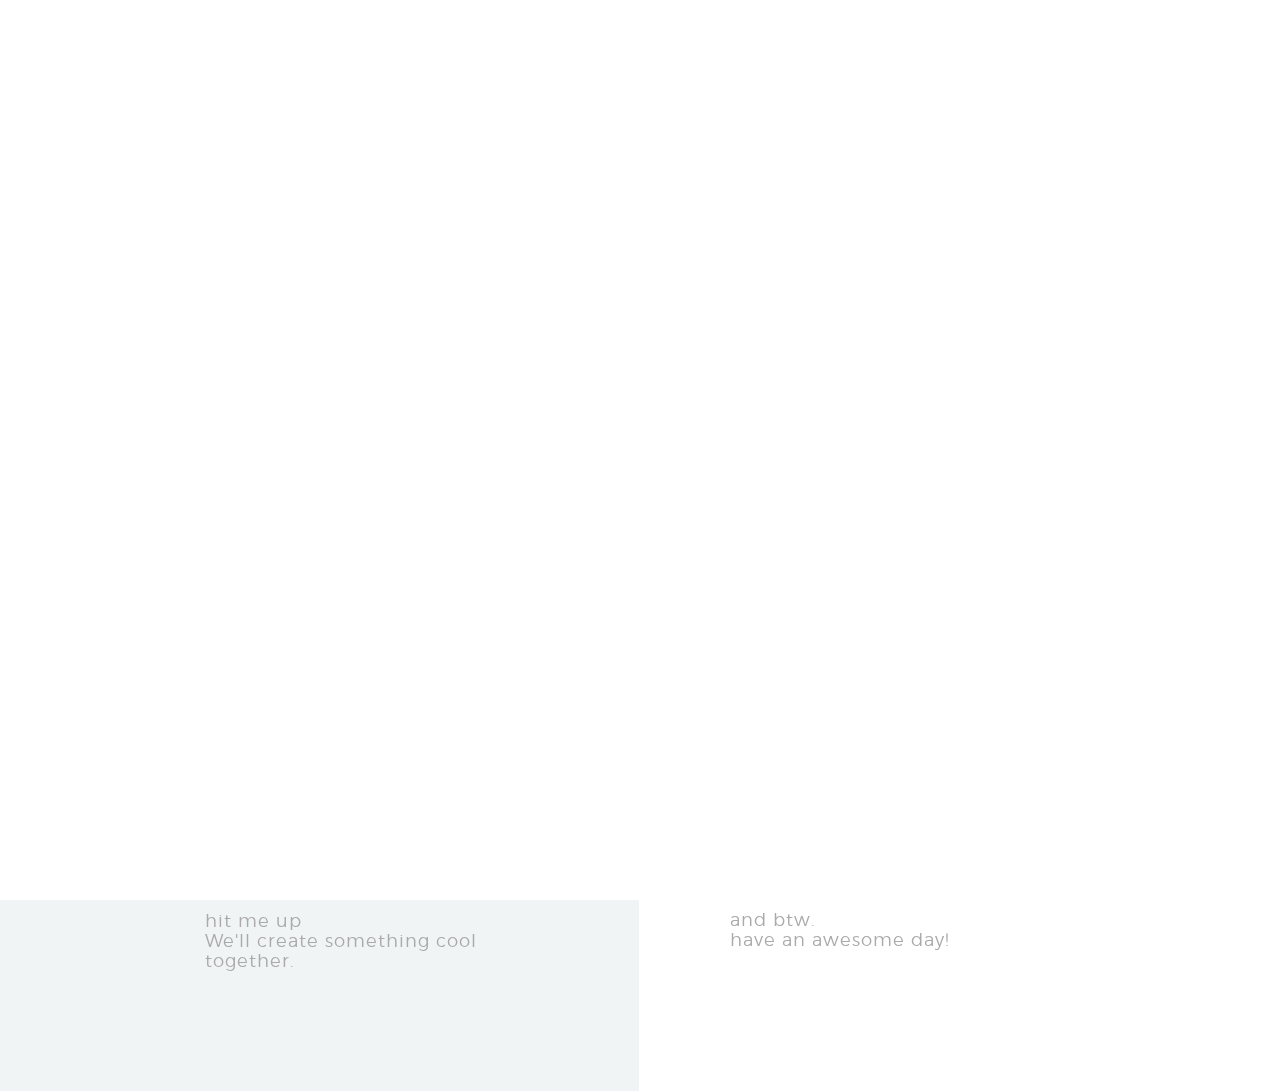
<file: kegger.html>
<!DOCTYPE html>
<html lang="en">

<head>

    <!-- Basic Page Info
  –––––––––––––––––––––––––––––––––––––––––––––––––– -->
    <meta charset="utf-8">
    <title>Porfolio - Manuel Conde</title>
    <meta name="description" content="Manuel Conde - Porfolio">
    <meta name="author" content="Manuel Conde">

    <!-- Mobile Specific Metas
  –––––––––––––––––––––––––––––––––––––––––––––––––– -->
    <meta name="viewport" content="width=device-width, initial-scale=1.0">

    <!-- Favicon
  –––––––––––––––––––––––––––––––––––––––––––––––––– -->
    <link rel="icon" type="image/png" href="images/favicon.png" />

    <!-- FONT
  –––––––––––––––––––––––––––––––––––––––––––––––––– -->
    <link rel="stylesheet" href="fonts/webfonts.css">
    <link href='//fonts.googleapis.com/css?family=Raleway:400,300,600%7CLato:400,300,100,700,900' rel='stylesheet' type='text/css'>

    <!-- ICON FONTS
  –––––––––––––––––––––––––––––––––––––––––––––––––– -->
    <link rel="stylesheet" href="stylesheets/ionicons.min.css">

    <!-- CSS
  –––––––––––––––––––––––––––––––––––––––––––––––––– -->
  <link rel="stylesheet" href="stylesheets/all.css">
    <link rel="stylesheet" href="stylesheets/bootstrap.css">
    <link rel="stylesheet" href="elements/css/elements.css">
    <link rel="stylesheet" href="stylesheets/sinister.css">
    <link rel="stylesheet" href="stylesheets/venobox.css">
    <link rel="stylesheet" href="stylesheets/owl.carousel.css">
    <link rel="stylesheet" href="stylesheets/slimmenu.css">
    <link rel="stylesheet" href="stylesheets/main.css">
    <link rel="stylesheet" href="stylesheets/main-bg.css">
    <link rel="stylesheet" href="stylesheets/main-responsive.css">

    <!-- LESS
  –––––––––––––––––––––––––––––––––––––––––––––––––– -->
    <!-- <link rel="stylesheet/less" type="text/css" href="less/color.less">
    <link rel="stylesheet/less" type="text/css" href="less/fonts.less">
    <script src="less/less.min.js"></script> -->


</head>

<body>



    <!-- Preloader
  –––––––––––––––––––––––––––––––––––––––––––––––––– -->
    <div id="preloader">
        <div id="status"></div>
    </div>
    <!-- end : preloader -->


    <!-- Nav Link Show Panel
  –––––––––––––––––––––––––––––––––––––––––––––––––– -->
    <div class="link-show-poster">
      <div class=""><h1 class="black font2"></h1></div>
    </div>

    <!-- Mobile Only Navigation
  –––––––––––––––––––––––––––––––––––––––––––––––––– -->
        <nav class="mobile-nav ">
          <ul class="slimmenu font1">
            <li>
                <a class="sub-collapser" href="index.html">home</a>

            </li>

            <li>
                <a class="sub-collapser" href="personal.html">About</a>

            </li>

          
          </ul>
      </nav>
    <!-- mobile only navigation : ends -->



    <!-- Header
  –––––––––––––––––––––––––––––––––––––––––––––––––– -->

    <section class="logo-header">
      
          <div class="logo-block">
            <a href="index.html"><img alt="" title="" class="img-responsive" src="images/logo.png"></a>
          </div>


          <div class="social-block">
            <ul>
              <li><a href="https://dribbble.com/Bebop"><span class="ion-social-dribbble-outline black"></span></a></li>
              <li><a href="https://www.linkedin.com/in/malco/"><span class="ion-social-linkedin black"></span></a></li>
              <li><a href="https://www.behance.net/Bebop_Des"><i class="fab fa-behance"></i></a></li>
              <li><a href="https://www.instagram.com/bebop_des/"><span class="ion-social-instagram black"></span></a></li>
            </ul>
          </div>

    </section>

    <header class="masthead ">
      <div class="container">
        <div class="row">
          <!-- <article class="col-md-3">
            <a href="index.html"><img alt="" title="" class="main-logo " src="images/logo.png"></a>
          </article> -->
          <article class="col-md-8 text-left no-pad">
            <nav class="mastnav ">

              <ul class="main-menu ">
                <li>
                    <a class="main-link font1 sub-menu-trigger activelink" href="index.html">Home</a>
                </li>
                <li>
                    <a class="main-link font1 sub-menu-trigger" href="personal.html">About</a>
                </li>
            
              </ul>
        </nav>
          </article>
          <article class="col-md-4 no-pad">
              <!--works filter panel :starts -->
                <div class="works-filter-wrap">
                    <ul class="works-filter  text-right clearfix font2">
                        <li><a id="all" href="#" data-filter="*" class="active"><span>All</span></a></li><li><a href="#" data-filter=".branding"><span>Branding</span></a></li>
                        <li><a href="#" data-filter=".graphics"><span>Graphics</span></a></li>
                        <li><a href="#" data-filter=".logos"><span>Logos</span></a></li>
                        <li><a href="#" data-filter=".ui"><span>UI</span></a></li>
                        <li><a href="#" data-filter=".web"><span>Web</span></a></li>
                    </ul>
              </div>
            <!-- works filter panel :ends -->
          </article>
        </div>
      </div>
    </header>
    <!-- end : masthead -->



    <!-- MASTER CONTENT
  –––––––––––––––––––––––––––––––––––––––––––––––––– -->
    <section class="mastwrap">


      <section class="container about  pad-top pad-bottom tituloproject">

        <div class="row">
              <article class="col-md-5 text-left  inner-pad">
                <h6 class="super-text  font2bold black">Kegger App</h6>
              </article>
              <article class="col-md-5 col-md-offset-2 text-left ">
                <h3 class="main-heading  font2light black">UI / UX Design and Research<br/>Product Manager</h3>
              </article>
        </div>
            
      </section>




      <section class="container ">

        <div class="row">
              <article class="col-md-12 text-left inner-pad  ">
              <!-- Set up your HTML -->
              <div class="slider-carousel owl-carousel owl-nav-sticky-wide slider-carousel">

                <div class="sample-carousel-block">
                  <img alt="" title="" src="images/works/kegger01.jpg">
                </div>
                <div class="sample-carousel-block">
                  <img alt="" title="" src="images/works/kegger02.jpg">
                </div>
                <div class="sample-carousel-block">
                  <img alt="" title="" src="images/works/kegger03.jpg">
                </div>
                <div class="sample-carousel-block">
                  <img alt="" title="" src="images/works/kegger04.jpg">
                </div>
                <div class="sample-carousel-block">
                  <img alt="" title="" src="images/works/kegger05.jpg">
                </div>
                <div class="sample-carousel-block">
                  <img alt="" title="" src="images/works/kegger06.jpg">
                </div>

              </div>
              </article>
        </div>
            
      </section>


    </section>
    <!-- end : mastwrap -->



<!-- FOOTER
  –––––––––––––––––––––––––––––––––––––––––––––––––– -->
    
  <footer class="mastfoot">
    <div class="container">
      <div class="row">
        <article class="col-md-5 text-left">
          <h3 class="font2 black">Manuel Conde</h3>
          <h4 class="font2light grey">hit me up<br/>We'll create something cool together.</h4>
        </article>
        <article class="col-md-5 col-md-offset-2 text-left">
          <h4 class="font2light grey"><br/><br/>and btw.<br/>have an awesome day!</h4>
        </article>
      </div>
    </div>

  </footer>
  <!-- end : mastfoot -->

    <!-- End Layout
  –––––––––––––––––––––––––––––––––––––––––––––––––– -->

    <!-- JS
    –––––––––––––––––––––––––––––––––––––––––––––––––– -->
    <script src="javascripts/libs/common.js"></script>
    <script src="elements/js/elements.js"></script>
    <script src="javascripts/custom/main.js"></script>

</body>

</html>
</file>
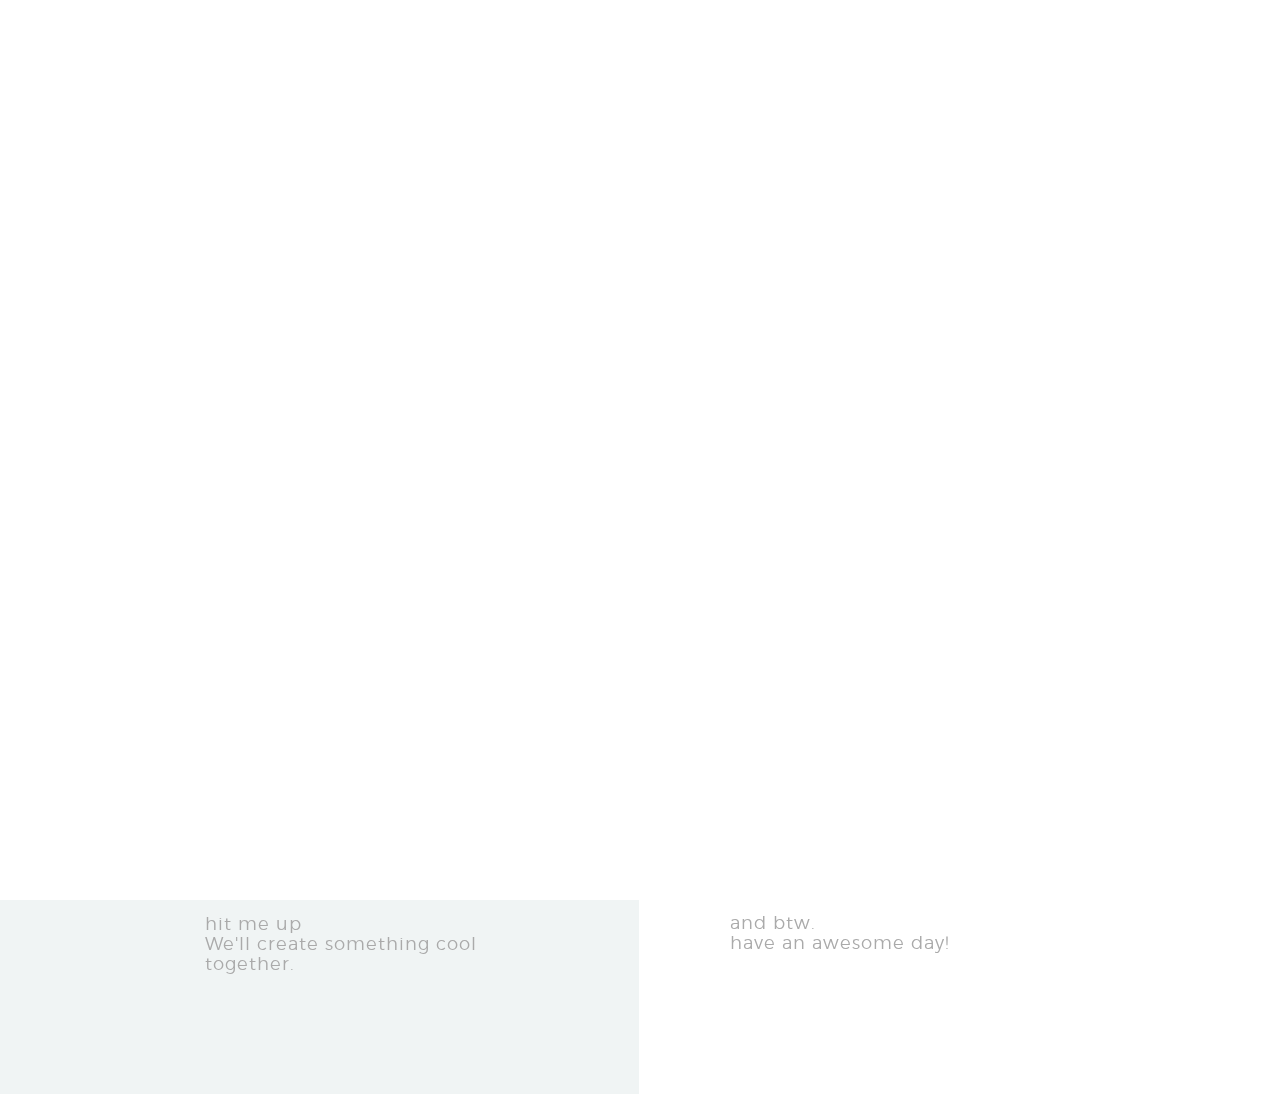
<file: marx.html>
<!DOCTYPE html>
<html lang="en">

<head>

    <!-- Basic Page Info
  –––––––––––––––––––––––––––––––––––––––––––––––––– -->
    <meta charset="utf-8">
    <title>Porfolio - Manuel Conde</title>
    <meta name="description" content="Manuel Conde - Porfolio">
    <meta name="author" content="Manuel Conde">

    <!-- Mobile Specific Metas
  –––––––––––––––––––––––––––––––––––––––––––––––––– -->
    <meta name="viewport" content="width=device-width, initial-scale=1.0">

    <!-- Favicon
  –––––––––––––––––––––––––––––––––––––––––––––––––– -->
    <link rel="icon" type="image/png" href="images/favicon.png" />

    <!-- FONT
  –––––––––––––––––––––––––––––––––––––––––––––––––– -->
    <link rel="stylesheet" href="fonts/webfonts.css">
    <link href='//fonts.googleapis.com/css?family=Raleway:400,300,600%7CLato:400,300,100,700,900' rel='stylesheet' type='text/css'>

    <!-- ICON FONTS
  –––––––––––––––––––––––––––––––––––––––––––––––––– -->
    <link rel="stylesheet" href="stylesheets/ionicons.min.css">

    <!-- CSS
  –––––––––––––––––––––––––––––––––––––––––––––––––– -->
  <link rel="stylesheet" href="stylesheets/all.css">
    <link rel="stylesheet" href="stylesheets/bootstrap.css">
    <link rel="stylesheet" href="elements/css/elements.css">
    <link rel="stylesheet" href="stylesheets/sinister.css">
    <link rel="stylesheet" href="stylesheets/venobox.css">
    <link rel="stylesheet" href="stylesheets/owl.carousel.css">
    <link rel="stylesheet" href="stylesheets/slimmenu.css">
    <link rel="stylesheet" href="stylesheets/main.css">
    <link rel="stylesheet" href="stylesheets/main-bg.css">
    <link rel="stylesheet" href="stylesheets/main-responsive.css">

    <!-- LESS
  –––––––––––––––––––––––––––––––––––––––––––––––––– -->
    <!-- <link rel="stylesheet/less" type="text/css" href="less/color.less">
    <link rel="stylesheet/less" type="text/css" href="less/fonts.less">
    <script src="less/less.min.js"></script> -->


</head>

<body>



    <!-- Preloader
  –––––––––––––––––––––––––––––––––––––––––––––––––– -->
    <div id="preloader">
        <div id="status"></div>
    </div>
    <!-- end : preloader -->


    <!-- Nav Link Show Panel
  –––––––––––––––––––––––––––––––––––––––––––––––––– -->
    <div class="link-show-poster">
      <div class=""><h1 class="black font2"></h1></div>
    </div>

    <!-- Mobile Only Navigation
  –––––––––––––––––––––––––––––––––––––––––––––––––– -->
        <nav class="mobile-nav ">
          <ul class="slimmenu font1">
            <li>
                <a class="sub-collapser" href="index.html">home</a>

            </li>

            <li>
                <a class="sub-collapser" href="personal.html">About</a>

            </li>

 
          </ul>
      </nav>
    <!-- mobile only navigation : ends -->



    <!-- Header
  –––––––––––––––––––––––––––––––––––––––––––––––––– -->

    <section class="logo-header">
      
          <div class="logo-block">
            <a href="index.html"><img alt="" title="" class="img-responsive" src="images/logo.png"></a>
          </div>


          <div class="social-block">
            <ul>
              <li><a href="https://dribbble.com/Bebop"><span class="ion-social-dribbble-outline black"></span></a></li>
              <li><a href="https://www.linkedin.com/in/malco/"><span class="ion-social-linkedin black"></span></a></li>
              <li><a href="https://www.behance.net/Bebop_Des"><i class="fab fa-behance"></i></a></li>
              <li><a href="https://www.instagram.com/bebop_des/"><span class="ion-social-instagram black"></span></a></li>
            </ul>
          </div>

    </section>

    <header class="masthead ">
      <div class="container">
        <div class="row">
          <!-- <article class="col-md-3">
            <a href="index.html"><img alt="" title="" class="main-logo " src="images/logo.png"></a>
          </article> -->
          <article class="col-md-8 text-left no-pad">
            <nav class="mastnav ">

              <ul class="main-menu ">
                <li>
                    <a class="main-link font1 sub-menu-trigger activelink" href="index.html">Home</a>
                </li>
                <li>
                    <a class="main-link font1 sub-menu-trigger" href="personal.html">About</a>
                </li>

              </ul>
        </nav>
          </article>
          <article class="col-md-4 no-pad">
              <!--works filter panel :starts -->
                <div class="works-filter-wrap">
                    <ul class="works-filter  text-right clearfix font2">
                        <li><a id="all" href="#" data-filter="*" class="active"><span>All</span></a></li><li><a href="#" data-filter=".branding"><span>Branding</span></a></li>
                        <li><a href="#" data-filter=".graphics"><span>Graphics</span></a></li>
                        <li><a href="#" data-filter=".logos"><span>Logos</span></a></li>
                        <li><a href="#" data-filter=".ui"><span>UI</span></a></li>
                        <li><a href="#" data-filter=".web"><span>Web</span></a></li>
                    </ul>
              </div>
            <!-- works filter panel :ends -->
          </article>
        </div>
      </div>
    </header>
    <!-- end : masthead -->



    <!-- MASTER CONTENT
  –––––––––––––––––––––––––––––––––––––––––––––––––– -->
    <section class="mastwrap">


      <section class="container about  pad-top pad-bottom tituloproject">

        <div class="row">
              <article class="col-md-5 text-left  inner-pad">
                <h6 class="super-text  font2bold black">Marx Seminar</h6>
              </article>
              <article class="col-md-5 col-md-offset-2 text-left ">
                <h3 class="main-heading  font2light black">Event graphics <br/> web and esditorial design.</h3>
              </article>
        </div>
            
      </section>




      <section class="container ">

        <div class="row">
              <article class="col-md-12 text-left inner-pad  ">
              <!-- Set up your HTML -->
              <div class="slider-carousel owl-carousel owl-nav-sticky-wide slider-carousel">

                <div class="sample-carousel-block">
                  <img alt="" title="" src="images/works/marx01.jpg">
                </div>
                <div class="sample-carousel-block">
                  <img alt="" title="" src="images/works/marx02.jpg">
                </div>
                <div class="sample-carousel-block">
                  <img alt="" title="" src="images/works/marx03.jpg">
                </div>
                <div class="sample-carousel-block">
                  <img alt="" title="" src="images/works/marx04.jpg">
                </div>
                <div class="sample-carousel-block">
                  <img alt="" title="" src="images/works/marx05.jpg">
                </div>
                <div class="sample-carousel-block">
                  <img alt="" title="" src="images/works/marx06.jpg">
                </div>

              </div>
              </article>
        </div>
            
      </section>


    </section>
    <!-- end : mastwrap -->



<!-- FOOTER
  –––––––––––––––––––––––––––––––––––––––––––––––––– -->
    
  <footer class="mastfoot">
    <div class="container">
      <div class="row">
        <article class="col-md-5 text-left">
          <h3 class="font2 black">Manuel Conde</h3>
          <h4 class="font2light grey">hit me up<br/>We'll create something cool together.</h4>
        </article>
        <article class="col-md-5 col-md-offset-2 text-left">
          <h4 class="font2light grey"><br/><br/>and btw.<br/>have an awesome day!</h4>
        </article>
      </div>
    </div>

  </footer>
  <!-- end : mastfoot -->

    <!-- End Layout
  –––––––––––––––––––––––––––––––––––––––––––––––––– -->

    <!-- JS
    –––––––––––––––––––––––––––––––––––––––––––––––––– -->
    <script src="javascripts/libs/common.js"></script>
    <script src="elements/js/elements.js"></script>
    <script src="javascripts/custom/main.js"></script>

</body>

</html>
</file>
<file: fonts/webfonts.css>
/*WEBFONTS.CSS*/
/*------------------------------------------------------------------------------------*/
/* Author: Designova.*/
/* Website: http://www.Designova.net */
/* Copyright: (C) 2015 */

/* IMPORTANT NOTICE: */
/*Some fonts used in this template are Premium Fonts with Special Extended License to Designova. As a buyer of this template you can use these fonts as part of the web template but you shoud not redistribute or resell the fonts by any means */
/*-------------------------------------------------------------------------------------*/




/*-------------------------------------------------------------------------------------*/
/*1. MONTSERRAT COMPLETE FONT */
/*-------------------------------------------------------------------------------------*/
/* Generated by Font Squirrel (http://www.fontsquirrel.com) on November 12, 2015 */



@font-face {
    font-family: 'montserratblack';
    src: url('montserrat/montserrat-black-webfont.eot');
    src: url('montserrat/montserrat-black-webfont.eot?#iefix') format('embedded-opentype'),
         url('montserrat/montserrat-black-webfont.woff2') format('woff2'),
         url('montserrat/montserrat-black-webfont.woff') format('woff'),
         url('montserrat/montserrat-black-webfont.ttf') format('truetype'),
         url('montserrat/montserrat-black-webfont.svg#montserratblack') format('svg');
    font-weight: normal;
    font-style: normal;

}




@font-face {
    font-family: 'montserratbold';
    src: url('montserrat/montserrat-bold-webfont.eot');
    src: url('montserrat/montserrat-bold-webfont.eot?#iefix') format('embedded-opentype'),
         url('montserrat/montserrat-bold-webfont.woff2') format('woff2'),
         url('montserrat/montserrat-bold-webfont.woff') format('woff'),
         url('montserrat/montserrat-bold-webfont.ttf') format('truetype'),
         url('montserrat/montserrat-bold-webfont.svg#montserratbold') format('svg');
    font-weight: normal;
    font-style: normal;

}




@font-face {
    font-family: 'montserratextra_bold';
    src: url('montserrat/montserrat-extrabold-webfont.eot');
    src: url('montserrat/montserrat-extrabold-webfont.eot?#iefix') format('embedded-opentype'),
         url('montserrat/montserrat-extrabold-webfont.woff2') format('woff2'),
         url('montserrat/montserrat-extrabold-webfont.woff') format('woff'),
         url('montserrat/montserrat-extrabold-webfont.ttf') format('truetype'),
         url('montserrat/montserrat-extrabold-webfont.svg#montserratextra_bold') format('svg');
    font-weight: normal;
    font-style: normal;

}




@font-face {
    font-family: 'montserrathairline';
    src: url('montserrat/montserrat-hairline-webfont.eot');
    src: url('montserrat/montserrat-hairline-webfont.eot?#iefix') format('embedded-opentype'),
         url('montserrat/montserrat-hairline-webfont.woff2') format('woff2'),
         url('montserrat/montserrat-hairline-webfont.woff') format('woff'),
         url('montserrat/montserrat-hairline-webfont.ttf') format('truetype'),
         url('montserrat/montserrat-hairline-webfont.svg#montserrathairline') format('svg');
    font-weight: normal;
    font-style: normal;

}




@font-face {
    font-family: 'montserratlight';
    src: url('montserrat/montserrat-light-webfont.eot');
    src: url('montserrat/montserrat-light-webfont.eot?#iefix') format('embedded-opentype'),
         url('montserrat/montserrat-light-webfont.woff2') format('woff2'),
         url('montserrat/montserrat-light-webfont.woff') format('woff'),
         url('montserrat/montserrat-light-webfont.ttf') format('truetype'),
         url('montserrat/montserrat-light-webfont.svg#montserratlight') format('svg');
    font-weight: normal;
    font-style: normal;

}




@font-face {
    font-family: 'montserrat';
    src: url('montserrat/montserrat-regular-webfont.eot');
    src: url('montserrat/montserrat-regular-webfont.eot?#iefix') format('embedded-opentype'),
         url('montserrat/montserrat-regular-webfont.woff2') format('woff2'),
         url('montserrat/montserrat-regular-webfont.woff') format('woff'),
         url('montserrat/montserrat-regular-webfont.ttf') format('truetype'),
         url('montserrat/montserrat-regular-webfont.svg#montserratregular') format('svg');
    font-weight: normal;
    font-style: normal;

}




@font-face {
    font-family: 'montserratsemi_bold';
    src: url('montserrat/montserrat-semibold-webfont.eot');
    src: url('montserrat/montserrat-semibold-webfont.eot?#iefix') format('embedded-opentype'),
         url('montserrat/montserrat-semibold-webfont.woff2') format('woff2'),
         url('montserrat/montserrat-semibold-webfont.woff') format('woff'),
         url('montserrat/montserrat-semibold-webfont.ttf') format('truetype'),
         url('montserrat/montserrat-semibold-webfont.svg#montserratsemi_bold') format('svg');
    font-weight: normal;
    font-style: normal;

}




@font-face {
    font-family: 'montserratultra_light';
    src: url('montserrat/montserrat-ultralight-webfont.eot');
    src: url('montserrat/montserrat-ultralight-webfont.eot?#iefix') format('embedded-opentype'),
         url('montserrat/montserrat-ultralight-webfont.woff2') format('woff2'),
         url('montserrat/montserrat-ultralight-webfont.woff') format('woff'),
         url('montserrat/montserrat-ultralight-webfont.ttf') format('truetype'),
         url('montserrat/montserrat-ultralight-webfont.svg#montserratultra_light') format('svg');
    font-weight: normal;
    font-style: normal;

}
/*-------------------------------------------------------------------------------------*/
/* YOUR CUSTOM FONTS CAN BE DEFINED HERE VIA CSS3 FONT-FACE TECHNOLOGY*/
/* More info : http://css-tricks.com/snippets/css/using-font-face/ */
/*-------------------------------------------------------------------------------------*/
</file>
<file: elements/css/elements.css>
a:hover{
  color: #ffc740 !important;
}

/********************************/
/*       Owl carousel       */
/********************************/
.owl-dots{
  margin-top: 20px;
}

/********************************/
/*       Fade Bs-carousel       */
/********************************/
.fade-carousel {
    position: relative;
    height: 400px;
}
.fade-carousel .carousel-inner .item {
    height: 400px;
}
.fade-carousel .carousel-indicators > li {
    margin: 0 2px;
    background-color: #f39c12;
    border-color: #f39c12;
    opacity: .7;
}
.fade-carousel .carousel-indicators > li.active {
  width: 10px;
  height: 10px;
  opacity: 1;
}

/********************************/
/*          Hero Headers        */
/********************************/
.hero {
    position: absolute;
    top: 50%;
    left: 50%;
    z-index: 3;
    color: #fff;
    text-align: center;
    text-transform: uppercase;
    text-shadow: 1px 1px 0 rgba(0,0,0,.75);
      -webkit-transform: translate3d(-50%,-50%,0);
         -moz-transform: translate3d(-50%,-50%,0);
          -ms-transform: translate3d(-50%,-50%,0);
           -o-transform: translate3d(-50%,-50%,0);
              transform: translate3d(-50%,-50%,0);
}
.hero h1 {
    font-size: 2em;    
    font-weight: normal;
    margin: 0;
    padding: 0;
    text-shadow: none;
}

.fade-carousel .carousel-inner .item .hero {
    opacity: 0;
    -webkit-transition: 2s all ease-in-out .1s;
       -moz-transition: 2s all ease-in-out .1s; 
        -ms-transition: 2s all ease-in-out .1s; 
         -o-transition: 2s all ease-in-out .1s; 
            transition: 2s all ease-in-out .1s; 
}
.fade-carousel .carousel-inner .item.active .hero {
    opacity: 1;
    -webkit-transition: 2s all ease-in-out .1s;
       -moz-transition: 2s all ease-in-out .1s; 
        -ms-transition: 2s all ease-in-out .1s; 
         -o-transition: 2s all ease-in-out .1s; 
            transition: 2s all ease-in-out .1s;    
}

/********************************/
/*            Overlay           */
/********************************/
.overlay {
    position: absolute;
    width: 100%;
    height: 100%;
    z-index: 2;
    background-color: #000;
    opacity: .2;
}

/********************************/
/*          Custom Buttons      */
/********************************/
.btn.btn-lg {padding: 10px 40px;}
.btn.btn-hero,
.btn.btn-hero:hover,
.btn.btn-hero:focus {
    color: #f5f5f5;
    background-color: #1abc9c;
    border-color: #1abc9c;
    outline: none;
    margin: 20px auto;
}

/********************************/
/*       Slides backgrounds     */
/********************************/
.fade-carousel .slides .slide-1, 
.fade-carousel .slides .slide-2,
.fade-carousel .slides .slide-3 {
  height: 100vh;
  background-size: cover;
  background-position: center center;
  background-repeat: no-repeat;
}
.fade-carousel .slides .slide-1 {
  background-image: url('../images/bg/14.jpg'); 
}
.fade-carousel .slides .slide-2 {
  background-image: url('../images/bg/12.jpg'); 
}
.fade-carousel .slides .slide-3 {
  background-image: url('../images/bg/05.jpg'); 
}

/********************************/
/*          Media Queries       */
/********************************/
@media screen and (min-width: 980px){
    .hero { width: 980px; }    
}
@media screen and (max-width: 640px){
    .hero h1 { font-size: 4em; }    
}


/***
Bootstrap Line Tabs by @keenthemes
A component of Metronic Theme - #1 Selling Bootstrap 3 Admin Theme in Themeforest: http://j.mp/metronictheme
Licensed under MIT
***/

/* Tabs panel */
.tabbable-panel {
  padding: 0px;
  text-align: left;
}

/* Default mode */
.tabbable-line > .nav-tabs {
  border: none;
  margin: 0px;
}
.tabbable-line > .nav-tabs > li {
  margin-right: 2px;
}
.tabbable-line > .nav-tabs > li > a {
  border: 0;
  margin-right: 0;
  color: #737373;
  text-transform: uppercase;
  font-weight: bold;
  letter-spacing: 4px;
}
.tabbable-line > .nav-tabs > li > a > i {
  color: #a6a6a6;
}
.tabbable-line > .nav-tabs > li.open, .tabbable-line > .nav-tabs > li:hover {
  border-bottom: 4px solid #fbcdcf;
}
.tabbable-line > .nav-tabs > li.open > a, .tabbable-line > .nav-tabs > li:hover > a {
  border: 0;
  background: none !important;
  color: #333333;
}
.tabbable-line > .nav-tabs > li.open > a > i, .tabbable-line > .nav-tabs > li:hover > a > i {
  color: #a6a6a6;
}
.tabbable-line > .nav-tabs > li.open .dropdown-menu, .tabbable-line > .nav-tabs > li:hover .dropdown-menu {
  margin-top: 0px;
}
.tabbable-line > .nav-tabs > li.active {
  border-bottom: 4px solid #000008;
  position: relative;
}
.tabbable-line > .nav-tabs > li.active > a {
  border: 0;
  color: #333333;
}
.tabbable-line > .nav-tabs > li.active > a > i {
  color: #404040;
}
.tabbable-line > .tab-content {
  margin-top: -3px;
  background-color: #eee;
  border: 0;
  border-top: 1px solid #eee;
  padding: 30px;
  text-align: left;
}
.portlet .tabbable-line > .tab-content {
  padding-bottom: 0;
}

/* Below tabs mode */

.tabbable-line.tabs-below > .nav-tabs > li {
  border-top: 4px solid transparent;
}
.tabbable-line.tabs-below > .nav-tabs > li > a {
  margin-top: 0;
}
.tabbable-line.tabs-below > .nav-tabs > li:hover {
  border-bottom: 0;
  border-top: 4px solid #fbcdcf;
}
.tabbable-line.tabs-below > .nav-tabs > li.active {
  margin-bottom: -2px;
  border-bottom: 0;
  border-top: 4px solid #000008;
}
.tabbable-line.tabs-below > .tab-content {
  margin-top: -10px;
  border-top: 0;
  border-bottom: 1px solid #eee;
  padding-bottom: 15px;
}


/**!Nav Bar **/

nav {
    background: none;
    z-index: 10;
}
.dzelements-navigation-menu {
    height: 85px;
    max-height: 85px;
    line-height: 82px;
}
.dzelements-navigation-menu .logo {
    max-height: 40%;
    margin: 0;
}
.dzelements-navigation-menu .dzelements-navigation-block {
    display: inline-block;
    height: 85px;
    padding: 0 1em;
}
.dzelements-navigation-menu .dzelements-navigation-block > a:not(.btn) {
    height: 100%;
    display: inline-block;
}
.dzelements-navigation-menu.nav-fixed {
    position: fixed;
    width: 100%;
    z-index: 999;
    top: 0;
}
.dzelements-navigation-menu.nav-fixed:not(.bg-dark):not(.bg-primary):not(.bg-white) {
    background: #f8f8f8;
}
.dzelements-navigation-menu.nav-fixed + .nav-mobile-toggle {
    position: fixed;
    top: 0;
    right: 0;
    z-index: 999;
    color: #222;
}
.dzelements-navigation-block.left {
    float: left;
}
.dzelements-navigation-block.right {
    float: right;
}
.dzelements-navigation-block:first-of-type {
    padding-left: 0;
}
.dzelements-navigation-block:last-of-type {
    padding-right: 0;
}
.dzelements-navigation-menu,
.utility-bar {
    padding: 0 3.25em 0 3.25em;
}
.utility-bar {
    overflow: hidden;
}
.utility-bar:not(.hidden) + .dzelements-navigation-menu + .nav-mobile-toggle {
    top: 65px;
}
@media all and (max-width: 1280px) {
    .dzelements-navigation-menu {
        padding: 0 15px;
    }
}
.container .dzelements-navigation-menu {
    padding: 0;
}
.menu {
    height: 65px;
    list-style-type: none;
    padding: 0;
}
.menu li {
    position: relative;
}
.menu > li {
    position: relative;
    float: left;
    font-size: 10px;
    font-weight: 400;
    letter-spacing: 0px;
    font-family: 'Montserrat', 'Helvetica', 'Arial', sans-serif;
}
.menu > li > a {
    padding: 0 1.3em;
    height: 100%;
    display: inline-block;
}
.menu > li:first-child > a {
    padding-left: 0;
}
.menu > li:last-child a {
    padding-right: 0;
}
.dzelements-navigation-menu.bg-white .menu > li > a {
    color: #767676;
}
.dzelements-navigation-menu.bg-dark .menu > li > a {
    color: #fff;
}
.menu > li ul {
    left: 0;
    margin: 0;
    line-height: 1.625em !important;
    padding: 1em 0;
    background: none;
    opacity: 0;
    visibility: hidden;
    position: absolute;
    min-width: 13em;
    float: left;
}
.menu > li > ul a {
    padding: 0 1em 1.625em 1em;
    display: inline-block;
}
.menu > li > ul li:last-child > a {
    padding-bottom: 0;
}
.menu > li:hover > ul,
.menu > li > ul > li:hover ul {
    opacity: 1;
    visibility: visible;
    z-index: 10;
}
.menu > li:hover .multi-column ul {
    position: relative !important;
    visibility: visible !important;
    opacity: 1 !important;
}
.menu > li > ul:not(.multi-column) ul {
    top: 0;
    left: 100%;
}
.multi-column {
    width: auto !important;
    white-space: nowrap;
}
.multi-column li {
    width: 13em;
    overflow: hidden;
    display: inline-block;
    vertical-align: top;
}
.multi-column li ul {
    position: relative;
}
.multi-column ul li {
    float: none;
    display: block;
}
.module-applet {
    position: relative;
    padding: 0 1em;
}
.module-applet-handle {
    cursor: pointer;
    position: relative;
}
.module-applet-body {
    position: absolute;
    width: 26em;
    background: none;
    z-index: 10;
    padding: 1em;
    visibility: hidden;
    opacity: 0;
}
.module-applet-body * {
    line-height: 1.625em;
}
.module-applet:hover .module-applet-body {
    opacity: 1;
    visibility: visible;
}
.nav-mobile-toggle {
    position: absolute;
    top: 0;
    right: 15px;
    z-index: 99;
    cursor: pointer;
    line-height: 62px;
    padding: 0 1em;
    user-select: none;
    -webkit-user-select: none;
}
@media all and (max-width: 990px) {
    .dzelements-navigation-menu {
        height: auto;
        overflow: hidden;
    }
    .dzelements-navigation-menu .dzelements-navigation-block.left,
    .dzelements-navigation-menu .dzelements-navigation-block.right {
        float: none;
        display: block;
    }
    .dzelements-navigation-menu .dzelements-navigation-block {
        padding: 0;
    }
    .dzelements-navigation-menu .dzelements-navigation-block:not(.logo-module) {
        height: auto;
        line-height: 2em;
    }
    .menu {
        height: auto;
    }
    .menu li {
        float: none;
        width: 100%;
    }
    .menu > li > a {
        padding: 0;
    }
    .menu > li ul {
        position: relative;
        float: none;
        display: none;
        width: 100%;
    }
    .menu > li ul ul {
        left: 0 !important;
        padding-left: 2em;
    }
    .menu > li > ul:not(.multi-column) ul {
        padding-top: 0;
        padding-bottom: 1.5em;
    }
    .menu li.active > ul,
    .menu li.active .multi-column ul {
        display: block;
        opacity: 1;
        visibility: visible;
    }
    .menu .multi-column {
        white-space: initial;
    }
    .menu .multi-column ul {
        padding-top: 0;
        padding-bottom: 0;
    }
    .menu .multi-column ul li a {
        padding-left: 0;
    }
    .menu .multi-column ul li:last-child a {
        padding-bottom: 1.625em;
    }
    .module-applet {
        padding: 0;
    }
    .module-applet .module-applet-body {
        position: relative;
        display: none;
        padding: 1em 0;
        opacity: 1;
        visibility: visible;
    }
    .module-applet.active .module-applet-body {
        display: block;
    }
}
.nav-open .dzelements-navigation-menu {
    max-height: 100000px !important;
}
.nav-fixed,
.nav-absolute {
    width: 100%;
    z-index: 99;
}
.nav-fixed {
    position: fixed;
}
.nav-absolute {
    position: absolute;
}
.nav-transparent:not(.nav-fixed) {
    background: none !important;
}
nav:not(.nav-fixed):not(.nav-absolute) {
    position: relative;
}
@media all and (max-width: 990px) {
    .dzelements-navigation-menu.nav-absolute,
    .dzelements-navigation-menu.nav-fixed {
        position: relative;
    }
    .dzelements-navigation-menu.nav-absolute + .nav-mobile-toggle,
    .dzelements-navigation-menu.nav-fixed + .nav-mobile-toggle {
        position: absolute;
    }
}

.dzelements-navigation-menu {
    padding-right: 0;
}
.dzelements-navigation-menu .logo {
    margin-right: 1.625em;
}
.dzelements-navigation-menu .logo-light {
    display: none;
}
.dzelements-navigation-menu .logo-dark {
    display: inline;
}
.dzelements-navigation-menu.nav-absolute {
    border-bottom: 1px solid rgba(255, 255, 255, 0.1);
}
.dzelements-navigation-menu.nav-absolute:not(.nav-fixed) .dzelements-navigation-block.right:not(.logo-module):not(.menu-module):not(:nth-last-child(2)) {
    border-left: 1px solid rgba(255, 255, 255, 0.1);
}
.dzelements-navigation-menu .dzelements-navigation-block.right:not(.logo-module):not(.menu-module) {
    padding: 0 1.625em;
    transition: 0.2s linear;
    -webkit-transition: 0.2s linear;
    -moz-transition: 0.2s linear;
}
.dzelements-navigation-menu .dzelements-navigation-block.right:not(.logo-module):not(.menu-module):not(:nth-last-child(2)) {
    border-left: 1px solid rgba(0, 0, 0, 0.05);
    padding-right: 0;
}
.dzelements-navigation-menu.nav-fixed {
    box-shadow: 0px 0px 60px 0px rgba(0, 0, 0, 0.07);
    border-bottom: none;
}
.dzelements-navigation-menu.nav-fixed:not(.no-animation) {
    animation: navslide .5s ease forwards;
}
.dzelements-navigation-menu.bg-dark .logo-light {
    display: inline;
}
.dzelements-navigation-menu.bg-dark .logo-dark {
    display: none;
}
.dzelements-navigation-menu a.nav-function {
    transition: 0.2s linear;
    -webkit-transition: 0.2s linear;
    -moz-transition: 0.2s linear;
}
.dzelements-navigation-menu a.nav-function span {
    font-size: 10px;
    text-transform: uppercase;
    font-family: 'Montserrat';
    letter-spacing: 1px;
    margin-left: 0.8125em;
    display: none;
}
.dzelements-navigation-menu a.nav-function i {
    font-size: 1.1em;
    display: inline-block;
    position: relative;
    top: 3px;
}
.dzelements-navigation-menu a.nav-function:hover {
    opacity: .5;
}
@media all and (min-width: 991px) {
    .dzelements-navigation-menu.nav-transparent:not(.nav-scrolled):not(.nav-fixed) .menu > li > a {
        color: #fff;
    }
    .dzelements-navigation-menu.nav-transparent:not(.nav-scrolled):not(.nav-fixed) .logo-dark {
        display: none;
    }
    .dzelements-navigation-menu.nav-transparent:not(.nav-scrolled):not(.nav-fixed) .logo-light {
        display: inline;
    }
    .dzelements-navigation-menu.nav-transparent:not(.nav-scrolled):not(.nav-fixed) a.nav-function i,
    .dzelements-navigation-menu.nav-transparent:not(.nav-scrolled):not(.nav-fixed) a.nav-function span {
        color: #fff;
    }
}
@media all and (max-width: 767px) {
    .dzelements-navigation-menu a.nav-function span {
        display: inline-block;
    }
}
@keyframes navslide {
    from {
        transform: translate3d(0, -100px, 0);
        -webkit-transform: translate3d(0, -100px, 0);
        opacity: 0;
    }
    to {
        transform: translate3d(0, 0, 0);
        -webkit-transform: translate3d(0, 0, 0);
        opacity: 1;
    }
}
@media all and (max-width: 990px) {
    .dzelements-navigation-menu {
        padding: 0 15px;
    }
    .dzelements-navigation-menu .dzelements-navigation-block.right:not(.logo-module):not(.menu-module) {
        padding: 0;
        margin-bottom: 0.8125em;
    }
}
.menu > li {
    transition: 0.3s linear;
    -webkit-transition: 0.3s linear;
    -moz-transition: 0.3s linear;
}
.menu > li:hover > a {
    opacity: .6;
}
.menu > li a {
    color: #232323;
    text-transform: uppercase;
    letter-spacing: 1px;
    font-weight: 500;
    transition: 0.2s linear;
    -webkit-transition: 0.2s linear;
    -moz-transition: 0.2s linear;
}
.menu > li ul {
    list-style-type: none;
    white-space: nowrap;
    background: #232323;
    margin-top: 3px;
    transition: 0.2s linear;
    -webkit-transition: 0.2s linear;
    -moz-transition: 0.2s linear;
    padding: 1.625em;
    min-width: 16em;
}
.menu > li ul li {
    padding-left: 0.42307692307692em;
}
.menu > li ul li a {
    padding-left: 0;
    width: 100%;
    color: #fff;
}
.menu > li ul li a:hover {
    transform: translate3d(5px, 0, 0);
    -webkit-transform: translate3d(5px, 0, 0);
}
.menu > li > ul:not(.multi-column) > li.dropdown:hover > a {
    transform: translate3d(5px, 0, 0);
    -webkit-transform: translate3d(5px, 0, 0);
    opacity: 1;
}
.menu > li > ul:not(.multi-column) > li.dropdown:hover > a:after {
    opacity: 1;
    transform: translate3d(-3px, 0, 0);
    -webkit-transform: translate3d(-3px, 0, 0);
}
.menu > li > ul:not(.multi-column) ul {
    left: calc(112%);
}
.menu > li > ul a {
    padding: 0 1em 1.3em 1em;
    transition: 0.2s linear;
    -webkit-transition: 0.2s linear;
    -moz-transition: 0.2s linear;
    opacity: .5;
}
.menu > li > ul a:hover {
    opacity: 1;
}
@media all and (max-width: 990px) {
    .menu > li ul ul {
        padding-left: 0;
    }
}
.multi-column {
    padding: 2.4375em !important;
}
.multi-column li {
    width: 20em;
}
.multi-column li ul {
    padding: 0;
}
.multi-column .multi-column-title {
    display: inline-block;
    color: #fff;
    margin-bottom: 1em;
    text-transform: uppercase;
    letter-spacing: 1px;
}
.utility-bar {
    padding-top: 0.8125em;
    padding-bottom: 0.8125em;
    padding-right: 1.625em;
}
.utility-bar .social-list {
    line-height: 1.625em !important;
}
.utility-bar .social-list li a {
    font-size: 13px;
}
.utility-bar .dzelements-navigation-block + .dzelements-navigation-block {
    margin-left: 1.625em;
}
.utility-bar:not(.hidden) + .dzelements-navigation-menu + .nav-mobile-toggle {
    top: 42px;
}
.nav-mobile-toggle {
    transition: 0.2s linear;
    -webkit-transition: 0.2s linear;
    -moz-transition: 0.2s linear;
    opacity: .75;
}
.nav-mobile-toggle i {
    display: inline-block;
    margin-top: 14px;
    font-size: 36px;
}
.nav-mobile-toggle:hover {
    opacity: 1;
}
@media all and (max-width: 767px) {
    .utility-bar:not(.hidden) + .dzelements-navigation-menu + .nav-mobile-toggle {
        top: 46px;
    }
}
/* Number Counters */   
  
  .elements-counter-wrap {
    opacity: 0;
    display: table;
    margin-left: 0;
    text-align: center;
    padding: 0;
    margin: 0;
    width: 100%;
    -webkit-transition: all .8s linear;
       -moz-transition: all .8s linear;
        -ms-transition: all .8s linear;
         -o-transition: all .8s linear;
            transition: all .8s linear;
  }
  
  .elements-counter {
    text-align: center;
    list-style:none;
    display:inline-block;
    padding: 50px 0;
    -webkit-box-sizing: border-box;
    -moz-box-sizing:    border-box;
    box-sizing:         border-box;
    width:25%;
    display:table-cell;
  }
  
  .elements-counter:last-child {
    border-right:none;
  }
  
  .elements-counter .number {
    display: block;
    font-size: 64px;
    
    line-height: 64px;
    margin-bottom: 5px;
  }
  
  .elements-counter .subject {
    font-weight:400;
    font-size:16px;
    letter-spacing:1px;
  }
  


/*
Credits:
Code snippet by @maridlcrmn (Follow me on Twitter)
Images by Nike.com (http://www.nike.com/us/en_us/)
Logo by Sneaker-mission.com (http://www.sneaker-mission.com/)
*/

.navbar-brand { 
  width: 70px;
  height: 50px;
  background: url('../elements/img/elements-logo.png') no-repeat center center;
  background-size: 50px;  
}

.nav-tabs {
  display: inline-block;
  border-bottom: none;
  padding-top: 15px;
  font-weight: bold;
}
.nav-tabs > li > a, 
.nav-tabs > li > a:hover, 
.nav-tabs > li > a:focus, 
.nav-tabs > li.active > a, 
.nav-tabs > li.active > a:hover,
.nav-tabs > li.active > a:focus {
  border: none;
  border-radius: 0;
}

.nav-list { border-bottom: 1px solid #eee; }
.nav-list > li { 
  padding: 20px 15px 15px;
  border-left: 1px solid #eee; 
}
.nav-list > li:last-child { border-right: 1px solid #eee; }
.nav-list > li > a:hover { text-decoration: none; }
.nav-list > li > a > span {
  display: block;
  font-weight: bold;
  text-transform: uppercase;
}

.mega-dropdown { position: static !important; }
.mega-dropdown-menu {
  padding: 20px 15px 15px;
  text-align: center;
  width: 100%;
}

.navbar-default{
  border-radius: 0;
}
.navbar-nav a{
  text-transform: uppercase;
  letter-spacing: 2px;
  font-size: 12px;
  line-height: 19px;
}



.carousel-inner .active.left { left: -33%; }
.carousel-inner .next        { left:  33%; }
.carousel-inner .prev        { left: -33%; }
.carousel-control.left,.carousel-control.right {background-image:none;}
.item:not(.prev) {visibility: visible;}
.item.right:not(.prev) {visibility: hidden;}
.rightest{ visibility: visible;}


@media screen and (min-width:768px){
    .navbar-brand-centered {
        position: absolute;
        left: 50%;
        display: block;
        width: 160px;
        text-align: center;
        background-color: #eee;
    }
    .navbar>.container .navbar-brand-centered, 
    .navbar>.container-fluid .navbar-brand-centered {
        margin-left: -80px;
    }
}




.form-signin
{
    max-width: 330px;
    padding: 15px;
    margin: 0 auto;
}
.form-signin .form-control
{
    position: relative;
    font-size: 16px;
    height: auto;
    padding: 10px;
    -webkit-box-sizing: border-box;
    -moz-box-sizing: border-box;
    box-sizing: border-box;
}
.form-signin .form-control:focus
{
    z-index: 2;
}
.form-signin input[type="text"]
{
    margin-bottom: -1px;
    border-bottom-left-radius: 0;
    border-bottom-right-radius: 0;
}
.form-signin input[type="password"]
{
    margin-bottom: 10px;
    border-top-left-radius: 0;
    border-top-right-radius: 0;
}
.account-wall
{
    padding: 30px 20px;
    background-color: #ffffff;
    border:solid 2px #222;
}
.login-title
{
    color: #555;
    font-size: 22px;
    font-weight: 400;
    display: block;
}
.profile-img
{
    margin: 0 auto 10px;
    display: block;
    -moz-border-radius: 50%;
    -webkit-border-radius: 50%;
    border-radius: 50%;
}
.select-img
{
  border-radius: 50%;
    display: block;
    height: 75px;
    margin: 0 30px 10px;
    width: 75px;
    -moz-border-radius: 50%;
    -webkit-border-radius: 50%;
    border-radius: 50%;
}
.select-name
{
    display: block;
    margin: 30px 10px 10px;
}

.logo-img
{
    width: 96px;
    height: 96px;
    margin: 0 auto 10px;
    display: block;
    -moz-border-radius: 50%;
    -webkit-border-radius: 50%;
    border-radius: 50%;
}


.typography-demo{
}
.typography-demo h1{
  text-transform: uppercase;
  letter-spacing: 4px;
  font-weight: bold;
}

.typography-demo h2{
  text-transform: uppercase;
  letter-spacing: 2px;
  font-weight: bold;
}

.typography-demo h3{
  letter-spacing: 1px;
  font-weight: normal;
}

.typography-demo h4{
  font-weight: bold;
}
.typography-demo h5{
  font-weight: normal;
}
.typography-demo h6{
  font-weight: bold;
}

.show-grid {
    margin-bottom: 15px;
}
.show-grid [class^="col-"] {
    border: 2px solid #fff;
    padding: 20px;
    background-color: #eee;
}

/*SKILLS*/
.progress-bar{
  width: 0;
}
.progress{
  height: 20px;
  box-shadow: none;
  border-radius: 0;
}
.progress.active .progress-bar {
    -webkit-transition: none !important;
    transition: none !important;
}
.progress-container h6{
  margin: 10px 0;
  font-size: 14px;
  line-height: 21px;
  letter-spacing: 2px;
  text-transform: uppercase;
}
.progress-container h6 > span{
  font-size: 36px;
  line-height: 43px;
}
.progress-container h6 > span:before{
  content: ' = ';
  font-size: 20px;
  line-height: 27px;
  font-style: italic;
  color: #ccc;
}

/*ACCORDION*/
.panel{
  box-shadow: none;
  border: none;
}
.panel-default > .panel-heading{
  border-radius: 0;
  border: none;
  background-color:#F1F1F1;
}
.panel-title{
  text-transform: uppercase;
  font-size: 14px;
  line-height: 21px;
  letter-spacing: 2px;
}
.panel-default > .panel-heading + .panel-collapse > .panel-body{
  border: none;
}
.panel-group .panel{
  border-radius: 0;
}
.panel-title > a{
  display: block;
}
.panel-body{
  font-size: 12px;
  line-height: 21px;
}


/*ICONS*/
@font-face{font-family:iconsmind;src:url(../fonts/iconsmind.eot?#iefix-rdmvgc) format('embedded-opentype');src:url(../fonts/iconsmind.woff) format('woff'),url(../fonts/iconsmind.ttf) format('truetype');font-weight:400;font-style:normal}[class*=" icon-"],[class^=icon-]{font-family:iconsmind;speak:none;font-style:normal;font-weight:400;font-variant:normal;text-transform:none;line-height:1;-webkit-font-smoothing:antialiased;-moz-osx-font-smoothing:grayscale}.icon-A-Z:before{content:"\e600"}.icon-Aa:before{content:"\e601"}.icon-Add-Bag:before{content:"\e602"}.icon-Add-Basket:before{content:"\e603"}.icon-Add-Cart:before{content:"\e604"}.icon-Add-File:before{content:"\e605"}.icon-Add-SpaceAfterParagraph:before{content:"\e606"}.icon-Add-SpaceBeforeParagraph:before{content:"\e607"}.icon-Add-User:before{content:"\e608"}.icon-Add-UserStar:before{content:"\e609"}.icon-Add-Window:before{content:"\e60a"}.icon-Add:before{content:"\e60b"}.icon-Address-Book:before{content:"\e60c"}.icon-Address-Book2:before{content:"\e60d"}.icon-Administrator:before{content:"\e60e"}.icon-Aerobics-2:before{content:"\e60f"}.icon-Aerobics-3:before{content:"\e610"}.icon-Aerobics:before{content:"\e611"}.icon-Affiliate:before{content:"\e612"}.icon-Aim:before{content:"\e613"}.icon-Air-Balloon:before{content:"\e614"}.icon-Airbrush:before{content:"\e615"}.icon-Airship:before{content:"\e616"}.icon-Alarm-Clock:before{content:"\e617"}.icon-Alarm-Clock2:before{content:"\e618"}.icon-Alarm:before{content:"\e619"}.icon-Alien-2:before{content:"\e61a"}.icon-Alien:before{content:"\e61b"}.icon-Aligator:before{content:"\e61c"}.icon-Align-Center:before{content:"\e61d"}.icon-Align-JustifyAll:before{content:"\e61e"}.icon-Align-JustifyCenter:before{content:"\e61f"}.icon-Align-JustifyLeft:before{content:"\e620"}.icon-Align-JustifyRight:before{content:"\e621"}.icon-Align-Left:before{content:"\e622"}.icon-Align-Right:before{content:"\e623"}.icon-Alpha:before{content:"\e624"}.icon-Ambulance:before{content:"\e625"}.icon-AMX:before{content:"\e626"}.icon-Anchor-2:before{content:"\e627"}.icon-Anchor:before{content:"\e628"}.icon-Android-Store:before{content:"\e629"}.icon-Android:before{content:"\e62a"}.icon-Angel-Smiley:before{content:"\e62b"}.icon-Angel:before{content:"\e62c"}.icon-Angry:before{content:"\e62d"}.icon-Apple-Bite:before{content:"\e62e"}.icon-Apple-Store:before{content:"\e62f"}.icon-Apple:before{content:"\e630"}.icon-Approved-Window:before{content:"\e631"}.icon-Aquarius-2:before{content:"\e632"}.icon-Aquarius:before{content:"\e633"}.icon-Archery-2:before{content:"\e634"}.icon-Archery:before{content:"\e635"}.icon-Argentina:before{content:"\e636"}.icon-Aries-2:before{content:"\e637"}.icon-Aries:before{content:"\e638"}.icon-Army-Key:before{content:"\e639"}.icon-Arrow-Around:before{content:"\e63a"}.icon-Arrow-Back3:before{content:"\e63b"}.icon-Arrow-Back:before{content:"\e63c"}.icon-Arrow-Back2:before{content:"\e63d"}.icon-Arrow-Barrier:before{content:"\e63e"}.icon-Arrow-Circle:before{content:"\e63f"}.icon-Arrow-Cross:before{content:"\e640"}.icon-Arrow-Down:before{content:"\e641"}.icon-Arrow-Down2:before{content:"\e642"}.icon-Arrow-Down3:before{content:"\e643"}.icon-Arrow-DowninCircle:before{content:"\e644"}.icon-Arrow-Fork:before{content:"\e645"}.icon-Arrow-Forward:before{content:"\e646"}.icon-Arrow-Forward2:before{content:"\e647"}.icon-Arrow-From:before{content:"\e648"}.icon-Arrow-Inside:before{content:"\e649"}.icon-Arrow-Inside45:before{content:"\e64a"}.icon-Arrow-InsideGap:before{content:"\e64b"}.icon-Arrow-InsideGap45:before{content:"\e64c"}.icon-Arrow-Into:before{content:"\e64d"}.icon-Arrow-Join:before{content:"\e64e"}.icon-Arrow-Junction:before{content:"\e64f"}.icon-Arrow-Left:before{content:"\e650"}.icon-Arrow-Left2:before{content:"\e651"}.icon-Arrow-LeftinCircle:before{content:"\e652"}.icon-Arrow-Loop:before{content:"\e653"}.icon-Arrow-Merge:before{content:"\e654"}.icon-Arrow-Mix:before{content:"\e655"}.icon-Arrow-Next:before{content:"\e656"}.icon-Arrow-OutLeft:before{content:"\e657"}.icon-Arrow-OutRight:before{content:"\e658"}.icon-Arrow-Outside:before{content:"\e659"}.icon-Arrow-Outside45:before{content:"\e65a"}.icon-Arrow-OutsideGap:before{content:"\e65b"}.icon-Arrow-OutsideGap45:before{content:"\e65c"}.icon-Arrow-Over:before{content:"\e65d"}.icon-Arrow-Refresh:before{content:"\e65e"}.icon-Arrow-Refresh2:before{content:"\e65f"}.icon-Arrow-Right:before{content:"\e660"}.icon-Arrow-Right2:before{content:"\e661"}.icon-Arrow-RightinCircle:before{content:"\e662"}.icon-Arrow-Shuffle:before{content:"\e663"}.icon-Arrow-Squiggly:before{content:"\e664"}.icon-Arrow-Through:before{content:"\e665"}.icon-Arrow-To:before{content:"\e666"}.icon-Arrow-TurnLeft:before{content:"\e667"}.icon-Arrow-TurnRight:before{content:"\e668"}.icon-Arrow-Up:before{content:"\e669"}.icon-Arrow-Up2:before{content:"\e66a"}.icon-Arrow-Up3:before{content:"\e66b"}.icon-Arrow-UpinCircle:before{content:"\e66c"}.icon-Arrow-XLeft:before{content:"\e66d"}.icon-Arrow-XRight:before{content:"\e66e"}.icon-Ask:before{content:"\e66f"}.icon-Assistant:before{content:"\e670"}.icon-Astronaut:before{content:"\e671"}.icon-At-Sign:before{content:"\e672"}.icon-ATM:before{content:"\e673"}.icon-Atom:before{content:"\e674"}.icon-Audio:before{content:"\e675"}.icon-Auto-Flash:before{content:"\e676"}.icon-Autumn:before{content:"\e677"}.icon-Baby-Clothes:before{content:"\e678"}.icon-Baby-Clothes2:before{content:"\e679"}.icon-Baby-Cry:before{content:"\e67a"}.icon-Baby:before{content:"\e67b"}.icon-Back2:before{content:"\e67c"}.icon-Back-Media:before{content:"\e67d"}.icon-Back-Music:before{content:"\e67e"}.icon-Back:before{content:"\e67f"}.icon-Background:before{content:"\e680"}.icon-Bacteria:before{content:"\e681"}.icon-Bag-Coins:before{content:"\e682"}.icon-Bag-Items:before{content:"\e683"}.icon-Bag-Quantity:before{content:"\e684"}.icon-Bag:before{content:"\e685"}.icon-Bakelite:before{content:"\e686"}.icon-Ballet-Shoes:before{content:"\e687"}.icon-Balloon:before{content:"\e688"}.icon-Banana:before{content:"\e689"}.icon-Band-Aid:before{content:"\e68a"}.icon-Bank:before{content:"\e68b"}.icon-Bar-Chart:before{content:"\e68c"}.icon-Bar-Chart2:before{content:"\e68d"}.icon-Bar-Chart3:before{content:"\e68e"}.icon-Bar-Chart4:before{content:"\e68f"}.icon-Bar-Chart5:before{content:"\e690"}.icon-Bar-Code:before{content:"\e691"}.icon-Barricade-2:before{content:"\e692"}.icon-Barricade:before{content:"\e693"}.icon-Baseball:before{content:"\e694"}.icon-Basket-Ball:before{content:"\e695"}.icon-Basket-Coins:before{content:"\e696"}.icon-Basket-Items:before{content:"\e697"}.icon-Basket-Quantity:before{content:"\e698"}.icon-Bat-2:before{content:"\e699"}.icon-Bat:before{content:"\e69a"}.icon-Bathrobe:before{content:"\e69b"}.icon-Batman-Mask:before{content:"\e69c"}.icon-Battery-0:before{content:"\e69d"}.icon-Battery-25:before{content:"\e69e"}.icon-Battery-50:before{content:"\e69f"}.icon-Battery-75:before{content:"\e6a0"}.icon-Battery-100:before{content:"\e6a1"}.icon-Battery-Charge:before{content:"\e6a2"}.icon-Bear:before{content:"\e6a3"}.icon-Beard-2:before{content:"\e6a4"}.icon-Beard-3:before{content:"\e6a5"}.icon-Beard:before{content:"\e6a6"}.icon-Bebo:before{content:"\e6a7"}.icon-Bee:before{content:"\e6a8"}.icon-Beer-Glass:before{content:"\e6a9"}.icon-Beer:before{content:"\e6aa"}.icon-Bell-2:before{content:"\e6ab"}.icon-Bell:before{content:"\e6ac"}.icon-Belt-2:before{content:"\e6ad"}.icon-Belt-3:before{content:"\e6ae"}.icon-Belt:before{content:"\e6af"}.icon-Berlin-Tower:before{content:"\e6b0"}.icon-Beta:before{content:"\e6b1"}.icon-Betvibes:before{content:"\e6b2"}.icon-Bicycle-2:before{content:"\e6b3"}.icon-Bicycle-3:before{content:"\e6b4"}.icon-Bicycle:before{content:"\e6b5"}.icon-Big-Bang:before{content:"\e6b6"}.icon-Big-Data:before{content:"\e6b7"}.icon-Bike-Helmet:before{content:"\e6b8"}.icon-Bikini:before{content:"\e6b9"}.icon-Bilk-Bottle2:before{content:"\e6ba"}.icon-Billing:before{content:"\e6bb"}.icon-Bing:before{content:"\e6bc"}.icon-Binocular:before{content:"\e6bd"}.icon-Bio-Hazard:before{content:"\e6be"}.icon-Biotech:before{content:"\e6bf"}.icon-Bird-DeliveringLetter:before{content:"\e6c0"}.icon-Bird:before{content:"\e6c1"}.icon-Birthday-Cake:before{content:"\e6c2"}.icon-Bisexual:before{content:"\e6c3"}.icon-Bishop:before{content:"\e6c4"}.icon-Bitcoin:before{content:"\e6c5"}.icon-Black-Cat:before{content:"\e6c6"}.icon-Blackboard:before{content:"\e6c7"}.icon-Blinklist:before{content:"\e6c8"}.icon-Block-Cloud:before{content:"\e6c9"}.icon-Block-Window:before{content:"\e6ca"}.icon-Blogger:before{content:"\e6cb"}.icon-Blood:before{content:"\e6cc"}.icon-Blouse:before{content:"\e6cd"}.icon-Blueprint:before{content:"\e6ce"}.icon-Board:before{content:"\e6cf"}.icon-Bodybuilding:before{content:"\e6d0"}.icon-Bold-Text:before{content:"\e6d1"}.icon-Bone:before{content:"\e6d2"}.icon-Bones:before{content:"\e6d3"}.icon-Book:before{content:"\e6d4"}.icon-Bookmark:before{content:"\e6d5"}.icon-Books-2:before{content:"\e6d6"}.icon-Books:before{content:"\e6d7"}.icon-Boom:before{content:"\e6d8"}.icon-Boot-2:before{content:"\e6d9"}.icon-Boot:before{content:"\e6da"}.icon-Bottom-ToTop:before{content:"\e6db"}.icon-Bow-2:before{content:"\e6dc"}.icon-Bow-3:before{content:"\e6dd"}.icon-Bow-4:before{content:"\e6de"}.icon-Bow-5:before{content:"\e6df"}.icon-Bow-6:before{content:"\e6e0"}.icon-Bow:before{content:"\e6e1"}.icon-Bowling-2:before{content:"\e6e2"}.icon-Bowling:before{content:"\e6e3"}.icon-Box2:before{content:"\e6e4"}.icon-Box-Close:before{content:"\e6e5"}.icon-Box-Full:before{content:"\e6e6"}.icon-Box-Open:before{content:"\e6e7"}.icon-Box-withFolders:before{content:"\e6e8"}.icon-Box:before{content:"\e6e9"}.icon-Boy:before{content:"\e6ea"}.icon-Bra:before{content:"\e6eb"}.icon-Brain-2:before{content:"\e6ec"}.icon-Brain-3:before{content:"\e6ed"}.icon-Brain:before{content:"\e6ee"}.icon-Brazil:before{content:"\e6ef"}.icon-Bread-2:before{content:"\e6f0"}.icon-Bread:before{content:"\e6f1"}.icon-Bridge:before{content:"\e6f2"}.icon-Brightkite:before{content:"\e6f3"}.icon-Broke-Link2:before{content:"\e6f4"}.icon-Broken-Link:before{content:"\e6f5"}.icon-Broom:before{content:"\e6f6"}.icon-Brush:before{content:"\e6f7"}.icon-Bucket:before{content:"\e6f8"}.icon-Bug:before{content:"\e6f9"}.icon-Building:before{content:"\e6fa"}.icon-Bulleted-List:before{content:"\e6fb"}.icon-Bus-2:before{content:"\e6fc"}.icon-Bus:before{content:"\e6fd"}.icon-Business-Man:before{content:"\e6fe"}.icon-Business-ManWoman:before{content:"\e6ff"}.icon-Business-Mens:before{content:"\e700"}.icon-Business-Woman:before{content:"\e701"}.icon-Butterfly:before{content:"\e702"}.icon-Button:before{content:"\e703"}.icon-Cable-Car:before{content:"\e704"}.icon-Cake:before{content:"\e705"}.icon-Calculator-2:before{content:"\e706"}.icon-Calculator-3:before{content:"\e707"}.icon-Calculator:before{content:"\e708"}.icon-Calendar-2:before{content:"\e709"}.icon-Calendar-3:before{content:"\e70a"}.icon-Calendar-4:before{content:"\e70b"}.icon-Calendar-Clock:before{content:"\e70c"}.icon-Calendar:before{content:"\e70d"}.icon-Camel:before{content:"\e70e"}.icon-Camera-2:before{content:"\e70f"}.icon-Camera-3:before{content:"\e710"}.icon-Camera-4:before{content:"\e711"}.icon-Camera-5:before{content:"\e712"}.icon-Camera-Back:before{content:"\e713"}.icon-Camera:before{content:"\e714"}.icon-Can-2:before{content:"\e715"}.icon-Can:before{content:"\e716"}.icon-Canada:before{content:"\e717"}.icon-Cancer-2:before{content:"\e718"}.icon-Cancer-3:before{content:"\e719"}.icon-Cancer:before{content:"\e71a"}.icon-Candle:before{content:"\e71b"}.icon-Candy-Cane:before{content:"\e71c"}.icon-Candy:before{content:"\e71d"}.icon-Cannon:before{content:"\e71e"}.icon-Cap-2:before{content:"\e71f"}.icon-Cap-3:before{content:"\e720"}.icon-Cap-Smiley:before{content:"\e721"}.icon-Cap:before{content:"\e722"}.icon-Capricorn-2:before{content:"\e723"}.icon-Capricorn:before{content:"\e724"}.icon-Car-2:before{content:"\e725"}.icon-Car-3:before{content:"\e726"}.icon-Car-Coins:before{content:"\e727"}.icon-Car-Items:before{content:"\e728"}.icon-Car-Wheel:before{content:"\e729"}.icon-Car:before{content:"\e72a"}.icon-Cardigan:before{content:"\e72b"}.icon-Cardiovascular:before{content:"\e72c"}.icon-Cart-Quantity:before{content:"\e72d"}.icon-Casette-Tape:before{content:"\e72e"}.icon-Cash-Register:before{content:"\e72f"}.icon-Cash-register2:before{content:"\e730"}.icon-Castle:before{content:"\e731"}.icon-Cat:before{content:"\e732"}.icon-Cathedral:before{content:"\e733"}.icon-Cauldron:before{content:"\e734"}.icon-CD-2:before{content:"\e735"}.icon-CD-Cover:before{content:"\e736"}.icon-CD:before{content:"\e737"}.icon-Cello:before{content:"\e738"}.icon-Celsius:before{content:"\e739"}.icon-Chacked-Flag:before{content:"\e73a"}.icon-Chair:before{content:"\e73b"}.icon-Charger:before{content:"\e73c"}.icon-Check-2:before{content:"\e73d"}.icon-Check:before{content:"\e73e"}.icon-Checked-User:before{content:"\e73f"}.icon-Checkmate:before{content:"\e740"}.icon-Checkout-Bag:before{content:"\e741"}.icon-Checkout-Basket:before{content:"\e742"}.icon-Checkout:before{content:"\e743"}.icon-Cheese:before{content:"\e744"}.icon-Cheetah:before{content:"\e745"}.icon-Chef-Hat:before{content:"\e746"}.icon-Chef-Hat2:before{content:"\e747"}.icon-Chef:before{content:"\e748"}.icon-Chemical-2:before{content:"\e749"}.icon-Chemical-3:before{content:"\e74a"}.icon-Chemical-4:before{content:"\e74b"}.icon-Chemical-5:before{content:"\e74c"}.icon-Chemical:before{content:"\e74d"}.icon-Chess-Board:before{content:"\e74e"}.icon-Chess:before{content:"\e74f"}.icon-Chicken:before{content:"\e750"}.icon-Chile:before{content:"\e751"}.icon-Chimney:before{content:"\e752"}.icon-China:before{content:"\e753"}.icon-Chinese-Temple:before{content:"\e754"}.icon-Chip:before{content:"\e755"}.icon-Chopsticks-2:before{content:"\e756"}.icon-Chopsticks:before{content:"\e757"}.icon-Christmas-Ball:before{content:"\e758"}.icon-Christmas-Bell:before{content:"\e759"}.icon-Christmas-Candle:before{content:"\e75a"}.icon-Christmas-Hat:before{content:"\e75b"}.icon-Christmas-Sleigh:before{content:"\e75c"}.icon-Christmas-Snowman:before{content:"\e75d"}.icon-Christmas-Sock:before{content:"\e75e"}.icon-Christmas-Tree:before{content:"\e75f"}.icon-Christmas:before{content:"\e760"}.icon-Chrome:before{content:"\e761"}.icon-Chrysler-Building:before{content:"\e762"}.icon-Cinema:before{content:"\e763"}.icon-Circular-Point:before{content:"\e764"}.icon-City-Hall:before{content:"\e765"}.icon-Clamp:before{content:"\e766"}.icon-Clapperboard-Close:before{content:"\e767"}.icon-Clapperboard-Open:before{content:"\e768"}.icon-Claps:before{content:"\e769"}.icon-Clef:before{content:"\e76a"}.icon-Clinic:before{content:"\e76b"}.icon-Clock-2:before{content:"\e76c"}.icon-Clock-3:before{content:"\e76d"}.icon-Clock-4:before{content:"\e76e"}.icon-Clock-Back:before{content:"\e76f"}.icon-Clock-Forward:before{content:"\e770"}.icon-Clock:before{content:"\e771"}.icon-Close-Window:before{content:"\e772"}.icon-Close:before{content:"\e773"}.icon-Clothing-Store:before{content:"\e774"}.icon-Cloud-:before{content:"\e776"}.icon-Cloud-Camera:before{content:"\e777"}.icon-Cloud-Computer:before{content:"\e778"}.icon-Cloud-Email:before{content:"\e779"}.icon-Cloud-Hail:before{content:"\e77a"}.icon-Cloud-Laptop:before{content:"\e77b"}.icon-Cloud-Lock:before{content:"\e77c"}.icon-Cloud-Moon:before{content:"\e77d"}.icon-Cloud-Music:before{content:"\e77e"}.icon-Cloud-Picture:before{content:"\e77f"}.icon-Cloud-Rain:before{content:"\e780"}.icon-Cloud-Remove:before{content:"\e781"}.icon-Cloud-Secure:before{content:"\e782"}.icon-Cloud-Settings:before{content:"\e783"}.icon-Cloud-Smartphone:before{content:"\e784"}.icon-Cloud-Snow:before{content:"\e785"}.icon-Cloud-Sun:before{content:"\e786"}.icon-Cloud-Tablet:before{content:"\e787"}.icon-Cloud-Video:before{content:"\e788"}.icon-Cloud-Weather:before{content:"\e789"}.icon-Cloud:before{content:"\e78a"}.icon-Clouds-Weather:before{content:"\e78b"}.icon-Clouds:before{content:"\e78c"}.icon-Clown:before{content:"\e78d"}.icon-CMYK:before{content:"\e78e"}.icon-Coat:before{content:"\e78f"}.icon-Cocktail:before{content:"\e790"}.icon-Coconut:before{content:"\e791"}.icon-Code-Window:before{content:"\e792"}.icon-Coding:before{content:"\e793"}.icon-Coffee-2:before{content:"\e794"}.icon-Coffee-Bean:before{content:"\e795"}.icon-Coffee-Machine:before{content:"\e796"}.icon-Coffee-toGo:before{content:"\e797"}.icon-Coffee:before{content:"\e798"}.icon-Coffin:before{content:"\e799"}.icon-Coin:before{content:"\e79a"}.icon-Coins-2:before{content:"\e79b"}.icon-Coins-3:before{content:"\e79c"}.icon-Coins:before{content:"\e79d"}.icon-Colombia:before{content:"\e79e"}.icon-Colosseum:before{content:"\e79f"}.icon-Column-2:before{content:"\e7a0"}.icon-Column-3:before{content:"\e7a1"}.icon-Column:before{content:"\e7a2"}.icon-Comb-2:before{content:"\e7a3"}.icon-Comb:before{content:"\e7a4"}.icon-Communication-Tower:before{content:"\e7a5"}.icon-Communication-Tower2:before{content:"\e7a6"}.icon-Compass-2:before{content:"\e7a7"}.icon-Compass-3:before{content:"\e7a8"}.icon-Compass-4:before{content:"\e7a9"}.icon-Compass-Rose:before{content:"\e7aa"}.icon-Compass:before{content:"\e7ab"}.icon-Computer-2:before{content:"\e7ac"}.icon-Computer-3:before{content:"\e7ad"}.icon-Computer-Secure:before{content:"\e7ae"}.icon-Computer:before{content:"\e7af"}.icon-Conference:before{content:"\e7b0"}.icon-Confused:before{content:"\e7b1"}.icon-Conservation:before{content:"\e7b2"}.icon-Consulting:before{content:"\e7b3"}.icon-Contrast:before{content:"\e7b4"}.icon-Control-2:before{content:"\e7b5"}.icon-Control:before{content:"\e7b6"}.icon-Cookie-Man:before{content:"\e7b7"}.icon-Cookies:before{content:"\e7b8"}.icon-Cool-Guy:before{content:"\e7b9"}.icon-Cool:before{content:"\e7ba"}.icon-Copyright:before{content:"\e7bb"}.icon-Costume:before{content:"\e7bc"}.icon-Couple-Sign:before{content:"\e7bd"}.icon-Cow:before{content:"\e7be"}.icon-CPU:before{content:"\e7bf"}.icon-Crane:before{content:"\e7c0"}.icon-Cranium:before{content:"\e7c1"}.icon-Credit-Card:before{content:"\e7c2"}.icon-Credit-Card2:before{content:"\e7c3"}.icon-Credit-Card3:before{content:"\e7c4"}.icon-Cricket:before{content:"\e7c5"}.icon-Criminal:before{content:"\e7c6"}.icon-Croissant:before{content:"\e7c7"}.icon-Crop-2:before{content:"\e7c8"}.icon-Crop-3:before{content:"\e7c9"}.icon-Crown-2:before{content:"\e7ca"}.icon-Crown:before{content:"\e7cb"}.icon-Crying:before{content:"\e7cc"}.icon-Cube-Molecule:before{content:"\e7cd"}.icon-Cube-Molecule2:before{content:"\e7ce"}.icon-Cupcake:before{content:"\e7cf"}.icon-Cursor-Click:before{content:"\e7d0"}.icon-Cursor-Click2:before{content:"\e7d1"}.icon-Cursor-Move:before{content:"\e7d2"}.icon-Cursor-Move2:before{content:"\e7d3"}.icon-Cursor-Select:before{content:"\e7d4"}.icon-Cursor:before{content:"\e7d5"}.icon-D-Eyeglasses:before{content:"\e7d6"}.icon-D-Eyeglasses2:before{content:"\e7d7"}.icon-Dam:before{content:"\e7d8"}.icon-Danemark:before{content:"\e7d9"}.icon-Danger-2:before{content:"\e7da"}.icon-Danger:before{content:"\e7db"}.icon-Dashboard:before{content:"\e7dc"}.icon-Data-Backup:before{content:"\e7dd"}.icon-Data-Block:before{content:"\e7de"}.icon-Data-Center:before{content:"\e7df"}.icon-Data-Clock:before{content:"\e7e0"}.icon-Data-Cloud:before{content:"\e7e1"}.icon-Data-Compress:before{content:"\e7e2"}.icon-Data-Copy:before{content:"\e7e3"}.icon-Data-Download:before{content:"\e7e4"}.icon-Data-Financial:before{content:"\e7e5"}.icon-Data-Key:before{content:"\e7e6"}.icon-Data-Lock:before{content:"\e7e7"}.icon-Data-Network:before{content:"\e7e8"}.icon-Data-Password:before{content:"\e7e9"}.icon-Data-Power:before{content:"\e7ea"}.icon-Data-Refresh:before{content:"\e7eb"}.icon-Data-Save:before{content:"\e7ec"}.icon-Data-Search:before{content:"\e7ed"}.icon-Data-Security:before{content:"\e7ee"}.icon-Data-Settings:before{content:"\e7ef"}.icon-Data-Sharing:before{content:"\e7f0"}.icon-Data-Shield:before{content:"\e7f1"}.icon-Data-Signal:before{content:"\e7f2"}.icon-Data-Storage:before{content:"\e7f3"}.icon-Data-Stream:before{content:"\e7f4"}.icon-Data-Transfer:before{content:"\e7f5"}.icon-Data-Unlock:before{content:"\e7f6"}.icon-Data-Upload:before{content:"\e7f7"}.icon-Data-Yes:before{content:"\e7f8"}.icon-Data:before{content:"\e7f9"}.icon-David-Star:before{content:"\e7fa"}.icon-Daylight:before{content:"\e7fb"}.icon-Death:before{content:"\e7fc"}.icon-Debian:before{content:"\e7fd"}.icon-Dec:before{content:"\e7fe"}.icon-Decrase-Inedit:before{content:"\e7ff"}.icon-Deer-2:before{content:"\e800"}.icon-Deer:before{content:"\e801"}.icon-Delete-File:before{content:"\e802"}.icon-Delete-Window:before{content:"\e803"}.icon-Delicious:before{content:"\e804"}.icon-Depression:before{content:"\e805"}.icon-Deviantart:before{content:"\e806"}.icon-Device-SyncwithCloud:before{content:"\e807"}.icon-Diamond:before{content:"\e808"}.icon-Dice-2:before{content:"\e809"}.icon-Dice:before{content:"\e80a"}.icon-Digg:before{content:"\e80b"}.icon-Digital-Drawing:before{content:"\e80c"}.icon-Diigo:before{content:"\e80d"}.icon-Dinosaur:before{content:"\e80e"}.icon-Diploma-2:before{content:"\e80f"}.icon-Diploma:before{content:"\e810"}.icon-Direction-East:before{content:"\e811"}.icon-Direction-North:before{content:"\e812"}.icon-Direction-South:before{content:"\e813"}.icon-Direction-West:before{content:"\e814"}.icon-Director:before{content:"\e815"}.icon-Disk:before{content:"\e816"}.icon-Dj:before{content:"\e817"}.icon-DNA-2:before{content:"\e818"}.icon-DNA-Helix:before{content:"\e819"}.icon-DNA:before{content:"\e81a"}.icon-Doctor:before{content:"\e81b"}.icon-Dog:before{content:"\e81c"}.icon-Dollar-Sign:before{content:"\e81d"}.icon-Dollar-Sign2:before{content:"\e81e"}.icon-Dollar:before{content:"\e81f"}.icon-Dolphin:before{content:"\e820"}.icon-Domino:before{content:"\e821"}.icon-Door-Hanger:before{content:"\e822"}.icon-Door:before{content:"\e823"}.icon-Doplr:before{content:"\e824"}.icon-Double-Circle:before{content:"\e825"}.icon-Double-Tap:before{content:"\e826"}.icon-Doughnut:before{content:"\e827"}.icon-Dove:before{content:"\e828"}.icon-Down-2:before{content:"\e829"}.icon-Down-3:before{content:"\e82a"}.icon-Down-4:before{content:"\e82b"}.icon-Down:before{content:"\e82c"}.icon-Download-2:before{content:"\e82d"}.icon-Download-fromCloud:before{content:"\e82e"}.icon-Download-Window:before{content:"\e82f"}.icon-Download:before{content:"\e830"}.icon-Downward:before{content:"\e831"}.icon-Drag-Down:before{content:"\e832"}.icon-Drag-Left:before{content:"\e833"}.icon-Drag-Right:before{content:"\e834"}.icon-Drag-Up:before{content:"\e835"}.icon-Drag:before{content:"\e836"}.icon-Dress:before{content:"\e837"}.icon-Drill-2:before{content:"\e838"}.icon-Drill:before{content:"\e839"}.icon-Drop:before{content:"\e83a"}.icon-Dropbox:before{content:"\e83b"}.icon-Drum:before{content:"\e83c"}.icon-Dry:before{content:"\e83d"}.icon-Duck:before{content:"\e83e"}.icon-Dumbbell:before{content:"\e83f"}.icon-Duplicate-Layer:before{content:"\e840"}.icon-Duplicate-Window:before{content:"\e841"}.icon-DVD:before{content:"\e842"}.icon-Eagle:before{content:"\e843"}.icon-Ear:before{content:"\e844"}.icon-Earphones-2:before{content:"\e845"}.icon-Earphones:before{content:"\e846"}.icon-Eci-Icon:before{content:"\e847"}.icon-Edit-Map:before{content:"\e848"}.icon-Edit:before{content:"\e849"}.icon-Eggs:before{content:"\e84a"}.icon-Egypt:before{content:"\e84b"}.icon-Eifel-Tower:before{content:"\e84c"}.icon-eject-2:before{content:"\e84d"}.icon-Eject:before{content:"\e84e"}.icon-El-Castillo:before{content:"\e84f"}.icon-Elbow:before{content:"\e850"}.icon-Electric-Guitar:before{content:"\e851"}.icon-Electricity:before{content:"\e852"}.icon-Elephant:before{content:"\e853"}.icon-Email:before{content:"\e854"}.icon-Embassy:before{content:"\e855"}.icon-Empire-StateBuilding:before{content:"\e856"}.icon-Empty-Box:before{content:"\e857"}.icon-End2:before{content:"\e858"}.icon-End-2:before{content:"\e859"}.icon-End:before{content:"\e85a"}.icon-Endways:before{content:"\e85b"}.icon-Engineering:before{content:"\e85c"}.icon-Envelope-2:before{content:"\e85d"}.icon-Envelope:before{content:"\e85e"}.icon-Environmental-2:before{content:"\e85f"}.icon-Environmental-3:before{content:"\e860"}.icon-Environmental:before{content:"\e861"}.icon-Equalizer:before{content:"\e862"}.icon-Eraser-2:before{content:"\e863"}.icon-Eraser-3:before{content:"\e864"}.icon-Eraser:before{content:"\e865"}.icon-Error-404Window:before{content:"\e866"}.icon-Euro-Sign:before{content:"\e867"}.icon-Euro-Sign2:before{content:"\e868"}.icon-Euro:before{content:"\e869"}.icon-Evernote:before{content:"\e86a"}.icon-Evil:before{content:"\e86b"}.icon-Explode:before{content:"\e86c"}.icon-Eye-2:before{content:"\e86d"}.icon-Eye-Blind:before{content:"\e86e"}.icon-Eye-Invisible:before{content:"\e86f"}.icon-Eye-Scan:before{content:"\e870"}.icon-Eye-Visible:before{content:"\e871"}.icon-Eye:before{content:"\e872"}.icon-Eyebrow-2:before{content:"\e873"}.icon-Eyebrow-3:before{content:"\e874"}.icon-Eyebrow:before{content:"\e875"}.icon-Eyeglasses-Smiley:before{content:"\e876"}.icon-Eyeglasses-Smiley2:before{content:"\e877"}.icon-Face-Style:before{content:"\e878"}.icon-Face-Style2:before{content:"\e879"}.icon-Face-Style3:before{content:"\e87a"}.icon-Face-Style4:before{content:"\e87b"}.icon-Face-Style5:before{content:"\e87c"}.icon-Face-Style6:before{content:"\e87d"}.icon-Facebook-2:before{content:"\e87e"}.icon-Facebook:before{content:"\e87f"}.icon-Factory-2:before{content:"\e880"}.icon-Factory:before{content:"\e881"}.icon-Fahrenheit:before{content:"\e882"}.icon-Family-Sign:before{content:"\e883"}.icon-Fan:before{content:"\e884"}.icon-Farmer:before{content:"\e885"}.icon-Fashion:before{content:"\e886"}.icon-Favorite-Window:before{content:"\e887"}.icon-Fax:before{content:"\e888"}.icon-Feather:before{content:"\e889"}.icon-Feedburner:before{content:"\e88a"}.icon-Female-2:before{content:"\e88b"}.icon-Female-Sign:before{content:"\e88c"}.icon-Female:before{content:"\e88d"}.icon-File-Block:before{content:"\e88e"}.icon-File-Bookmark:before{content:"\e88f"}.icon-File-Chart:before{content:"\e890"}.icon-File-Clipboard:before{content:"\e891"}.icon-File-ClipboardFileText:before{content:"\e892"}.icon-File-ClipboardTextImage:before{content:"\e893"}.icon-File-Cloud:before{content:"\e894"}.icon-File-Copy:before{content:"\e895"}.icon-File-Copy2:before{content:"\e896"}.icon-File-CSV:before{content:"\e897"}.icon-File-Download:before{content:"\e898"}.icon-File-Edit:before{content:"\e899"}.icon-File-Excel:before{content:"\e89a"}.icon-File-Favorite:before{content:"\e89b"}.icon-File-Fire:before{content:"\e89c"}.icon-File-Graph:before{content:"\e89d"}.icon-File-Hide:before{content:"\e89e"}.icon-File-Horizontal:before{content:"\e89f"}.icon-File-HorizontalText:before{content:"\e8a0"}.icon-File-HTML:before{content:"\e8a1"}.icon-File-JPG:before{content:"\e8a2"}.icon-File-Link:before{content:"\e8a3"}.icon-File-Loading:before{content:"\e8a4"}.icon-File-Lock:before{content:"\e8a5"}.icon-File-Love:before{content:"\e8a6"}.icon-File-Music:before{content:"\e8a7"}.icon-File-Network:before{content:"\e8a8"}.icon-File-Pictures:before{content:"\e8a9"}.icon-File-Pie:before{content:"\e8aa"}.icon-File-Presentation:before{content:"\e8ab"}.icon-File-Refresh:before{content:"\e8ac"}.icon-File-Search:before{content:"\e8ad"}.icon-File-Settings:before{content:"\e8ae"}.icon-File-Share:before{content:"\e8af"}.icon-File-TextImage:before{content:"\e8b0"}.icon-File-Trash:before{content:"\e8b1"}.icon-File-TXT:before{content:"\e8b2"}.icon-File-Upload:before{content:"\e8b3"}.icon-File-Video:before{content:"\e8b4"}.icon-File-Word:before{content:"\e8b5"}.icon-File-Zip:before{content:"\e8b6"}.icon-File:before{content:"\e8b7"}.icon-Files:before{content:"\e8b8"}.icon-Film-Board:before{content:"\e8b9"}.icon-Film-Cartridge:before{content:"\e8ba"}.icon-Film-Strip:before{content:"\e8bb"}.icon-Film-Video:before{content:"\e8bc"}.icon-Film:before{content:"\e8bd"}.icon-Filter-2:before{content:"\e8be"}.icon-Filter:before{content:"\e8bf"}.icon-Financial:before{content:"\e8c0"}.icon-Find-User:before{content:"\e8c1"}.icon-Finger-DragFourSides:before{content:"\e8c2"}.icon-Finger-DragTwoSides:before{content:"\e8c3"}.icon-Finger-Print:before{content:"\e8c4"}.icon-Finger:before{content:"\e8c5"}.icon-Fingerprint-2:before{content:"\e8c6"}.icon-Fingerprint:before{content:"\e8c7"}.icon-Fire-Flame:before{content:"\e8c8"}.icon-Fire-Flame2:before{content:"\e8c9"}.icon-Fire-Hydrant:before{content:"\e8ca"}.icon-Fire-Staion:before{content:"\e8cb"}.icon-Firefox:before{content:"\e8cc"}.icon-Firewall:before{content:"\e8cd"}.icon-First-Aid:before{content:"\e8ce"}.icon-First:before{content:"\e8cf"}.icon-Fish-Food:before{content:"\e8d0"}.icon-Fish:before{content:"\e8d1"}.icon-Fit-To:before{content:"\e8d2"}.icon-Fit-To2:before{content:"\e8d3"}.icon-Five-Fingers:before{content:"\e8d4"}.icon-Five-FingersDrag:before{content:"\e8d5"}.icon-Five-FingersDrag2:before{content:"\e8d6"}.icon-Five-FingersTouch:before{content:"\e8d7"}.icon-Flag-2:before{content:"\e8d8"}.icon-Flag-3:before{content:"\e8d9"}.icon-Flag-4:before{content:"\e8da"}.icon-Flag-5:before{content:"\e8db"}.icon-Flag-6:before{content:"\e8dc"}.icon-Flag:before{content:"\e8dd"}.icon-Flamingo:before{content:"\e8de"}.icon-Flash-2:before{content:"\e8df"}.icon-Flash-Video:before{content:"\e8e0"}.icon-Flash:before{content:"\e8e1"}.icon-Flashlight:before{content:"\e8e2"}.icon-Flask-2:before{content:"\e8e3"}.icon-Flask:before{content:"\e8e4"}.icon-Flick:before{content:"\e8e5"}.icon-Flickr:before{content:"\e8e6"}.icon-Flowerpot:before{content:"\e8e7"}.icon-Fluorescent:before{content:"\e8e8"}.icon-Fog-Day:before{content:"\e8e9"}.icon-Fog-Night:before{content:"\e8ea"}.icon-Folder-Add:before{content:"\e8eb"}.icon-Folder-Archive:before{content:"\e8ec"}.icon-Folder-Binder:before{content:"\e8ed"}.icon-Folder-Binder2:before{content:"\e8ee"}.icon-Folder-Block:before{content:"\e8ef"}.icon-Folder-Bookmark:before{content:"\e8f0"}.icon-Folder-Close:before{content:"\e8f1"}.icon-Folder-Cloud:before{content:"\e8f2"}.icon-Folder-Delete:before{content:"\e8f3"}.icon-Folder-Download:before{content:"\e8f4"}.icon-Folder-Edit:before{content:"\e8f5"}.icon-Folder-Favorite:before{content:"\e8f6"}.icon-Folder-Fire:before{content:"\e8f7"}.icon-Folder-Hide:before{content:"\e8f8"}.icon-Folder-Link:before{content:"\e8f9"}.icon-Folder-Loading:before{content:"\e8fa"}.icon-Folder-Lock:before{content:"\e8fb"}.icon-Folder-Love:before{content:"\e8fc"}.icon-Folder-Music:before{content:"\e8fd"}.icon-Folder-Network:before{content:"\e8fe"}.icon-Folder-Open:before{content:"\e8ff"}.icon-Folder-Open2:before{content:"\e900"}.icon-Folder-Organizing:before{content:"\e901"}.icon-Folder-Pictures:before{content:"\e902"}.icon-Folder-Refresh:before{content:"\e903"}.icon-Folder-Remove-:before{content:"\e904"}.icon-Folder-Search:before{content:"\e905"}.icon-Folder-Settings:before{content:"\e906"}.icon-Folder-Share:before{content:"\e907"}.icon-Folder-Trash:before{content:"\e908"}.icon-Folder-Upload:before{content:"\e909"}.icon-Folder-Video:before{content:"\e90a"}.icon-Folder-WithDocument:before{content:"\e90b"}.icon-Folder-Zip:before{content:"\e90c"}.icon-Folder:before{content:"\e90d"}.icon-Folders:before{content:"\e90e"}.icon-Font-Color:before{content:"\e90f"}.icon-Font-Name:before{content:"\e910"}.icon-Font-Size:before{content:"\e911"}.icon-Font-Style:before{content:"\e912"}.icon-Font-StyleSubscript:before{content:"\e913"}.icon-Font-StyleSuperscript:before{content:"\e914"}.icon-Font-Window:before{content:"\e915"}.icon-Foot-2:before{content:"\e916"}.icon-Foot:before{content:"\e917"}.icon-Football-2:before{content:"\e918"}.icon-Football:before{content:"\e919"}.icon-Footprint-2:before{content:"\e91a"}.icon-Footprint-3:before{content:"\e91b"}.icon-Footprint:before{content:"\e91c"}.icon-Forest:before{content:"\e91d"}.icon-Fork:before{content:"\e91e"}.icon-Formspring:before{content:"\e91f"}.icon-Formula:before{content:"\e920"}.icon-Forsquare:before{content:"\e921"}.icon-Forward:before{content:"\e922"}.icon-Fountain-Pen:before{content:"\e923"}.icon-Four-Fingers:before{content:"\e924"}.icon-Four-FingersDrag:before{content:"\e925"}.icon-Four-FingersDrag2:before{content:"\e926"}.icon-Four-FingersTouch:before{content:"\e927"}.icon-Fox:before{content:"\e928"}.icon-Frankenstein:before{content:"\e929"}.icon-French-Fries:before{content:"\e92a"}.icon-Friendfeed:before{content:"\e92b"}.icon-Friendster:before{content:"\e92c"}.icon-Frog:before{content:"\e92d"}.icon-Fruits:before{content:"\e92e"}.icon-Fuel:before{content:"\e92f"}.icon-Full-Bag:before{content:"\e930"}.icon-Full-Basket:before{content:"\e931"}.icon-Full-Cart:before{content:"\e932"}.icon-Full-Moon:before{content:"\e933"}.icon-Full-Screen:before{content:"\e934"}.icon-Full-Screen2:before{content:"\e935"}.icon-Full-View:before{content:"\e936"}.icon-Full-View2:before{content:"\e937"}.icon-Full-ViewWindow:before{content:"\e938"}.icon-Function:before{content:"\e939"}.icon-Funky:before{content:"\e93a"}.icon-Funny-Bicycle:before{content:"\e93b"}.icon-Furl:before{content:"\e93c"}.icon-Gamepad-2:before{content:"\e93d"}.icon-Gamepad:before{content:"\e93e"}.icon-Gas-Pump:before{content:"\e93f"}.icon-Gaugage-2:before{content:"\e940"}.icon-Gaugage:before{content:"\e941"}.icon-Gay:before{content:"\e942"}.icon-Gear-2:before{content:"\e943"}.icon-Gear:before{content:"\e944"}.icon-Gears-2:before{content:"\e945"}.icon-Gears:before{content:"\e946"}.icon-Geek-2:before{content:"\e947"}.icon-Geek:before{content:"\e948"}.icon-Gemini-2:before{content:"\e949"}.icon-Gemini:before{content:"\e94a"}.icon-Genius:before{content:"\e94b"}.icon-Gentleman:before{content:"\e94c"}.icon-Geo-:before{content:"\e94e"}.icon-Geo-Close:before{content:"\e94f"}.icon-Geo-Love:before{content:"\e950"}.icon-Geo-Number:before{content:"\e951"}.icon-Geo-Star:before{content:"\e952"}.icon-Geo:before{content:"\e953"}.icon-Geo2-:before{content:"\e955"}.icon-Geo2-Close:before{content:"\e956"}.icon-Geo2-Love:before{content:"\e957"}.icon-Geo2-Number:before{content:"\e958"}.icon-Geo2-Star:before{content:"\e959"}.icon-Geo2:before{content:"\e95a"}.icon-Geo3-:before{content:"\e95c"}.icon-Geo3-Close:before{content:"\e95d"}.icon-Geo3-Love:before{content:"\e95e"}.icon-Geo3-Number:before{content:"\e95f"}.icon-Geo3-Star:before{content:"\e960"}.icon-Geo3:before{content:"\e961"}.icon-Gey:before{content:"\e962"}.icon-Gift-Box:before{content:"\e963"}.icon-Giraffe:before{content:"\e964"}.icon-Girl:before{content:"\e965"}.icon-Glass-Water:before{content:"\e966"}.icon-Glasses-2:before{content:"\e967"}.icon-Glasses-3:before{content:"\e968"}.icon-Glasses:before{content:"\e969"}.icon-Global-Position:before{content:"\e96a"}.icon-Globe-2:before{content:"\e96b"}.icon-Globe:before{content:"\e96c"}.icon-Gloves:before{content:"\e96d"}.icon-Go-Bottom:before{content:"\e96e"}.icon-Go-Top:before{content:"\e96f"}.icon-Goggles:before{content:"\e970"}.icon-Golf-2:before{content:"\e971"}.icon-Golf:before{content:"\e972"}.icon-Google-Buzz:before{content:"\e973"}.icon-Google-Drive:before{content:"\e974"}.icon-Google-Play:before{content:"\e975"}.icon-Google-Plus:before{content:"\e976"}.icon-Google:before{content:"\e977"}.icon-Gopro:before{content:"\e978"}.icon-Gorilla:before{content:"\e979"}.icon-Gowalla:before{content:"\e97a"}.icon-Grave:before{content:"\e97b"}.icon-Graveyard:before{content:"\e97c"}.icon-Greece:before{content:"\e97d"}.icon-Green-Energy:before{content:"\e97e"}.icon-Green-House:before{content:"\e97f"}.icon-Guitar:before{content:"\e980"}.icon-Gun-2:before{content:"\e981"}.icon-Gun-3:before{content:"\e982"}.icon-Gun:before{content:"\e983"}.icon-Gymnastics:before{content:"\e984"}.icon-Hair-2:before{content:"\e985"}.icon-Hair-3:before{content:"\e986"}.icon-Hair-4:before{content:"\e987"}.icon-Hair:before{content:"\e988"}.icon-Half-Moon:before{content:"\e989"}.icon-Halloween-HalfMoon:before{content:"\e98a"}.icon-Halloween-Moon:before{content:"\e98b"}.icon-Hamburger:before{content:"\e98c"}.icon-Hammer:before{content:"\e98d"}.icon-Hand-Touch:before{content:"\e98e"}.icon-Hand-Touch2:before{content:"\e98f"}.icon-Hand-TouchSmartphone:before{content:"\e990"}.icon-Hand:before{content:"\e991"}.icon-Hands:before{content:"\e992"}.icon-Handshake:before{content:"\e993"}.icon-Hanger:before{content:"\e994"}.icon-Happy:before{content:"\e995"}.icon-Hat-2:before{content:"\e996"}.icon-Hat:before{content:"\e997"}.icon-Haunted-House:before{content:"\e998"}.icon-HD-Video:before{content:"\e999"}.icon-HD:before{content:"\e99a"}.icon-HDD:before{content:"\e99b"}.icon-Headphone:before{content:"\e99c"}.icon-Headphones:before{content:"\e99d"}.icon-Headset:before{content:"\e99e"}.icon-Heart-2:before{content:"\e99f"}.icon-Heart:before{content:"\e9a0"}.icon-Heels-2:before{content:"\e9a1"}.icon-Heels:before{content:"\e9a2"}.icon-Height-Window:before{content:"\e9a3"}.icon-Helicopter-2:before{content:"\e9a4"}.icon-Helicopter:before{content:"\e9a5"}.icon-Helix-2:before{content:"\e9a6"}.icon-Hello:before{content:"\e9a7"}.icon-Helmet-2:before{content:"\e9a8"}.icon-Helmet-3:before{content:"\e9a9"}.icon-Helmet:before{content:"\e9aa"}.icon-Hipo:before{content:"\e9ab"}.icon-Hipster-Glasses:before{content:"\e9ac"}.icon-Hipster-Glasses2:before{content:"\e9ad"}.icon-Hipster-Glasses3:before{content:"\e9ae"}.icon-Hipster-Headphones:before{content:"\e9af"}.icon-Hipster-Men:before{content:"\e9b0"}.icon-Hipster-Men2:before{content:"\e9b1"}.icon-Hipster-Men3:before{content:"\e9b2"}.icon-Hipster-Sunglasses:before{content:"\e9b3"}.icon-Hipster-Sunglasses2:before{content:"\e9b4"}.icon-Hipster-Sunglasses3:before{content:"\e9b5"}.icon-Hokey:before{content:"\e9b6"}.icon-Holly:before{content:"\e9b7"}.icon-Home-2:before{content:"\e9b8"}.icon-Home-3:before{content:"\e9b9"}.icon-Home-4:before{content:"\e9ba"}.icon-Home-5:before{content:"\e9bb"}.icon-Home-Window:before{content:"\e9bc"}.icon-Home:before{content:"\e9bd"}.icon-Homosexual:before{content:"\e9be"}.icon-Honey:before{content:"\e9bf"}.icon-Hong-Kong:before{content:"\e9c0"}.icon-Hoodie:before{content:"\e9c1"}.icon-Horror:before{content:"\e9c2"}.icon-Horse:before{content:"\e9c3"}.icon-Hospital-2:before{content:"\e9c4"}.icon-Hospital:before{content:"\e9c5"}.icon-Host:before{content:"\e9c6"}.icon-Hot-Dog:before{content:"\e9c7"}.icon-Hotel:before{content:"\e9c8"}.icon-Hour:before{content:"\e9c9"}.icon-Hub:before{content:"\e9ca"}.icon-Humor:before{content:"\e9cb"}.icon-Hurt:before{content:"\e9cc"}.icon-Ice-Cream:before{content:"\e9cd"}.icon-ICQ:before{content:"\e9ce"}.icon-ID-2:before{content:"\e9cf"}.icon-ID-3:before{content:"\e9d0"}.icon-ID-Card:before{content:"\e9d1"}.icon-Idea-2:before{content:"\e9d2"}.icon-Idea-3:before{content:"\e9d3"}.icon-Idea-4:before{content:"\e9d4"}.icon-Idea-5:before{content:"\e9d5"}.icon-Idea:before{content:"\e9d6"}.icon-Identification-Badge:before{content:"\e9d7"}.icon-ImDB:before{content:"\e9d8"}.icon-Inbox-Empty:before{content:"\e9d9"}.icon-Inbox-Forward:before{content:"\e9da"}.icon-Inbox-Full:before{content:"\e9db"}.icon-Inbox-Into:before{content:"\e9dc"}.icon-Inbox-Out:before{content:"\e9dd"}.icon-Inbox-Reply:before{content:"\e9de"}.icon-Inbox:before{content:"\e9df"}.icon-Increase-Inedit:before{content:"\e9e0"}.icon-Indent-FirstLine:before{content:"\e9e1"}.icon-Indent-LeftMargin:before{content:"\e9e2"}.icon-Indent-RightMargin:before{content:"\e9e3"}.icon-India:before{content:"\e9e4"}.icon-Info-Window:before{content:"\e9e5"}.icon-Information:before{content:"\e9e6"}.icon-Inifity:before{content:"\e9e7"}.icon-Instagram:before{content:"\e9e8"}.icon-Internet-2:before{content:"\e9e9"}.icon-Internet-Explorer:before{content:"\e9ea"}.icon-Internet-Smiley:before{content:"\e9eb"}.icon-Internet:before{content:"\e9ec"}.icon-iOS-Apple:before{content:"\e9ed"}.icon-Israel:before{content:"\e9ee"}.icon-Italic-Text:before{content:"\e9ef"}.icon-Jacket-2:before{content:"\e9f0"}.icon-Jacket:before{content:"\e9f1"}.icon-Jamaica:before{content:"\e9f2"}.icon-Japan:before{content:"\e9f3"}.icon-Japanese-Gate:before{content:"\e9f4"}.icon-Jeans:before{content:"\e9f5"}.icon-Jeep-2:before{content:"\e9f6"}.icon-Jeep:before{content:"\e9f7"}.icon-Jet:before{content:"\e9f8"}.icon-Joystick:before{content:"\e9f9"}.icon-Juice:before{content:"\e9fa"}.icon-Jump-Rope:before{content:"\e9fb"}.icon-Kangoroo:before{content:"\e9fc"}.icon-Kenya:before{content:"\e9fd"}.icon-Key-2:before{content:"\e9fe"}.icon-Key-3:before{content:"\e9ff"}.icon-Key-Lock:before{content:"\ea00"}.icon-Key:before{content:"\ea01"}.icon-Keyboard:before{content:"\ea02"}.icon-Keyboard3:before{content:"\ea03"}.icon-Keypad:before{content:"\ea04"}.icon-King-2:before{content:"\ea05"}.icon-King:before{content:"\ea06"}.icon-Kiss:before{content:"\ea07"}.icon-Knee:before{content:"\ea08"}.icon-Knife-2:before{content:"\ea09"}.icon-Knife:before{content:"\ea0a"}.icon-Knight:before{content:"\ea0b"}.icon-Koala:before{content:"\ea0c"}.icon-Korea:before{content:"\ea0d"}.icon-Lamp:before{content:"\ea0e"}.icon-Landscape-2:before{content:"\ea0f"}.icon-Landscape:before{content:"\ea10"}.icon-Lantern:before{content:"\ea11"}.icon-Laptop-2:before{content:"\ea12"}.icon-Laptop-3:before{content:"\ea13"}.icon-Laptop-Phone:before{content:"\ea14"}.icon-Laptop-Secure:before{content:"\ea15"}.icon-Laptop-Tablet:before{content:"\ea16"}.icon-Laptop:before{content:"\ea17"}.icon-Laser:before{content:"\ea18"}.icon-Last-FM:before{content:"\ea19"}.icon-Last:before{content:"\ea1a"}.icon-Laughing:before{content:"\ea1b"}.icon-Layer-1635:before{content:"\ea1c"}.icon-Layer-1646:before{content:"\ea1d"}.icon-Layer-Backward:before{content:"\ea1e"}.icon-Layer-Forward:before{content:"\ea1f"}.icon-Leafs-2:before{content:"\ea20"}.icon-Leafs:before{content:"\ea21"}.icon-Leaning-Tower:before{content:"\ea22"}.icon-Left-Right:before{content:"\ea23"}.icon-Left-Right3:before{content:"\ea24"}.icon-Left-2:before{content:"\ea25"}.icon-Left-3:before{content:"\ea26"}.icon-Left-4:before{content:"\ea27"}.icon-Left-ToRight:before{content:"\ea28"}.icon-Left:before{content:"\ea29"}.icon-Leg-2:before{content:"\ea2a"}.icon-Leg:before{content:"\ea2b"}.icon-Lego:before{content:"\ea2c"}.icon-Lemon:before{content:"\ea2d"}.icon-Len-2:before{content:"\ea2e"}.icon-Len-3:before{content:"\ea2f"}.icon-Len:before{content:"\ea30"}.icon-Leo-2:before{content:"\ea31"}.icon-Leo:before{content:"\ea32"}.icon-Leopard:before{content:"\ea33"}.icon-Lesbian:before{content:"\ea34"}.icon-Lesbians:before{content:"\ea35"}.icon-Letter-Close:before{content:"\ea36"}.icon-Letter-Open:before{content:"\ea37"}.icon-Letter-Sent:before{content:"\ea38"}.icon-Libra-2:before{content:"\ea39"}.icon-Libra:before{content:"\ea3a"}.icon-Library-2:before{content:"\ea3b"}.icon-Library:before{content:"\ea3c"}.icon-Life-Jacket:before{content:"\ea3d"}.icon-Life-Safer:before{content:"\ea3e"}.icon-Light-Bulb:before{content:"\ea3f"}.icon-Light-Bulb2:before{content:"\ea40"}.icon-Light-BulbLeaf:before{content:"\ea41"}.icon-Lighthouse:before{content:"\ea42"}.icon-Like-2:before{content:"\ea43"}.icon-Like:before{content:"\ea44"}.icon-Line-Chart:before{content:"\ea45"}.icon-Line-Chart2:before{content:"\ea46"}.icon-Line-Chart3:before{content:"\ea47"}.icon-Line-Chart4:before{content:"\ea48"}.icon-Line-Spacing:before{content:"\ea49"}.icon-Line-SpacingText:before{content:"\ea4a"}.icon-Link-2:before{content:"\ea4b"}.icon-Link:before{content:"\ea4c"}.icon-Linkedin-2:before{content:"\ea4d"}.icon-Linkedin:before{content:"\ea4e"}.icon-Linux:before{content:"\ea4f"}.icon-Lion:before{content:"\ea50"}.icon-Livejournal:before{content:"\ea51"}.icon-Loading-2:before{content:"\ea52"}.icon-Loading-3:before{content:"\ea53"}.icon-Loading-Window:before{content:"\ea54"}.icon-Loading:before{content:"\ea55"}.icon-Location-2:before{content:"\ea56"}.icon-Location:before{content:"\ea57"}.icon-Lock-2:before{content:"\ea58"}.icon-Lock-3:before{content:"\ea59"}.icon-Lock-User:before{content:"\ea5a"}.icon-Lock-Window:before{content:"\ea5b"}.icon-Lock:before{content:"\ea5c"}.icon-Lollipop-2:before{content:"\ea5d"}.icon-Lollipop-3:before{content:"\ea5e"}.icon-Lollipop:before{content:"\ea5f"}.icon-Loop:before{content:"\ea60"}.icon-Loud:before{content:"\ea61"}.icon-Loudspeaker:before{content:"\ea62"}.icon-Love-2:before{content:"\ea63"}.icon-Love-User:before{content:"\ea64"}.icon-Love-Window:before{content:"\ea65"}.icon-Love:before{content:"\ea66"}.icon-Lowercase-Text:before{content:"\ea67"}.icon-Luggafe-Front:before{content:"\ea68"}.icon-Luggage-2:before{content:"\ea69"}.icon-Macro:before{content:"\ea6a"}.icon-Magic-Wand:before{content:"\ea6b"}.icon-Magnet:before{content:"\ea6c"}.icon-Magnifi-Glass-:before{content:"\ea6d"}.icon-Magnifi-Glass:before{content:"\ea6e"}.icon-Magnifi-Glass2:before{content:"\ea6f"}.icon-Mail-2:before{content:"\ea70"}.icon-Mail-3:before{content:"\ea71"}.icon-Mail-Add:before{content:"\ea72"}.icon-Mail-Attachement:before{content:"\ea73"}.icon-Mail-Block:before{content:"\ea74"}.icon-Mail-Delete:before{content:"\ea75"}.icon-Mail-Favorite:before{content:"\ea76"}.icon-Mail-Forward:before{content:"\ea77"}.icon-Mail-Gallery:before{content:"\ea78"}.icon-Mail-Inbox:before{content:"\ea79"}.icon-Mail-Link:before{content:"\ea7a"}.icon-Mail-Lock:before{content:"\ea7b"}.icon-Mail-Love:before{content:"\ea7c"}.icon-Mail-Money:before{content:"\ea7d"}.icon-Mail-Open:before{content:"\ea7e"}.icon-Mail-Outbox:before{content:"\ea7f"}.icon-Mail-Password:before{content:"\ea80"}.icon-Mail-Photo:before{content:"\ea81"}.icon-Mail-Read:before{content:"\ea82"}.icon-Mail-Removex:before{content:"\ea83"}.icon-Mail-Reply:before{content:"\ea84"}.icon-Mail-ReplyAll:before{content:"\ea85"}.icon-Mail-Search:before{content:"\ea86"}.icon-Mail-Send:before{content:"\ea87"}.icon-Mail-Settings:before{content:"\ea88"}.icon-Mail-Unread:before{content:"\ea89"}.icon-Mail-Video:before{content:"\ea8a"}.icon-Mail-withAtSign:before{content:"\ea8b"}.icon-Mail-WithCursors:before{content:"\ea8c"}.icon-Mail:before{content:"\ea8d"}.icon-Mailbox-Empty:before{content:"\ea8e"}.icon-Mailbox-Full:before{content:"\ea8f"}.icon-Male-2:before{content:"\ea90"}.icon-Male-Sign:before{content:"\ea91"}.icon-Male:before{content:"\ea92"}.icon-MaleFemale:before{content:"\ea93"}.icon-Man-Sign:before{content:"\ea94"}.icon-Management:before{content:"\ea95"}.icon-Mans-Underwear:before{content:"\ea96"}.icon-Mans-Underwear2:before{content:"\ea97"}.icon-Map-Marker:before{content:"\ea98"}.icon-Map-Marker2:before{content:"\ea99"}.icon-Map-Marker3:before{content:"\ea9a"}.icon-Map:before{content:"\ea9b"}.icon-Map2:before{content:"\ea9c"}.icon-Marker-2:before{content:"\ea9d"}.icon-Marker-3:before{content:"\ea9e"}.icon-Marker:before{content:"\ea9f"}.icon-Martini-Glass:before{content:"\eaa0"}.icon-Mask:before{content:"\eaa1"}.icon-Master-Card:before{content:"\eaa2"}.icon-Maximize-Window:before{content:"\eaa3"}.icon-Maximize:before{content:"\eaa4"}.icon-Medal-2:before{content:"\eaa5"}.icon-Medal-3:before{content:"\eaa6"}.icon-Medal:before{content:"\eaa7"}.icon-Medical-Sign:before{content:"\eaa8"}.icon-Medicine-2:before{content:"\eaa9"}.icon-Medicine-3:before{content:"\eaaa"}.icon-Medicine:before{content:"\eaab"}.icon-Megaphone:before{content:"\eaac"}.icon-Memory-Card:before{content:"\eaad"}.icon-Memory-Card2:before{content:"\eaae"}.icon-Memory-Card3:before{content:"\eaaf"}.icon-Men:before{content:"\eab0"}.icon-Menorah:before{content:"\eab1"}.icon-Mens:before{content:"\eab2"}.icon-Metacafe:before{content:"\eab3"}.icon-Mexico:before{content:"\eab4"}.icon-Mic:before{content:"\eab5"}.icon-Microphone-2:before{content:"\eab6"}.icon-Microphone-3:before{content:"\eab7"}.icon-Microphone-4:before{content:"\eab8"}.icon-Microphone-5:before{content:"\eab9"}.icon-Microphone-6:before{content:"\eaba"}.icon-Microphone-7:before{content:"\eabb"}.icon-Microphone:before{content:"\eabc"}.icon-Microscope:before{content:"\eabd"}.icon-Milk-Bottle:before{content:"\eabe"}.icon-Mine:before{content:"\eabf"}.icon-Minimize-Maximize-Close-Window:before{content:"\eac0"}.icon-Minimize-Window:before{content:"\eac1"}.icon-Minimize:before{content:"\eac2"}.icon-Mirror:before{content:"\eac3"}.icon-Mixer:before{content:"\eac4"}.icon-Mixx:before{content:"\eac5"}.icon-Money-2:before{content:"\eac6"}.icon-Money-Bag:before{content:"\eac7"}.icon-Money-Smiley:before{content:"\eac8"}.icon-Money:before{content:"\eac9"}.icon-Monitor-2:before{content:"\eaca"}.icon-Monitor-3:before{content:"\eacb"}.icon-Monitor-4:before{content:"\eacc"}.icon-Monitor-5:before{content:"\eacd"}.icon-Monitor-Analytics:before{content:"\eace"}.icon-Monitor-Laptop:before{content:"\eacf"}.icon-Monitor-phone:before{content:"\ead0"}.icon-Monitor-Tablet:before{content:"\ead1"}.icon-Monitor-Vertical:before{content:"\ead2"}.icon-Monitor:before{content:"\ead3"}.icon-Monitoring:before{content:"\ead4"}.icon-Monkey:before{content:"\ead5"}.icon-Monster:before{content:"\ead6"}.icon-Morocco:before{content:"\ead7"}.icon-Motorcycle:before{content:"\ead8"}.icon-Mouse-2:before{content:"\ead9"}.icon-Mouse-3:before{content:"\eada"}.icon-Mouse-4:before{content:"\eadb"}.icon-Mouse-Pointer:before{content:"\eadc"}.icon-Mouse:before{content:"\eadd"}.icon-Moustache-Smiley:before{content:"\eade"}.icon-Movie-Ticket:before{content:"\eadf"}.icon-Movie:before{content:"\eae0"}.icon-Mp3-File:before{content:"\eae1"}.icon-Museum:before{content:"\eae2"}.icon-Mushroom:before{content:"\eae3"}.icon-Music-Note:before{content:"\eae4"}.icon-Music-Note2:before{content:"\eae5"}.icon-Music-Note3:before{content:"\eae6"}.icon-Music-Note4:before{content:"\eae7"}.icon-Music-Player:before{content:"\eae8"}.icon-Mustache-2:before{content:"\eae9"}.icon-Mustache-3:before{content:"\eaea"}.icon-Mustache-4:before{content:"\eaeb"}.icon-Mustache-5:before{content:"\eaec"}.icon-Mustache-6:before{content:"\eaed"}.icon-Mustache-7:before{content:"\eaee"}.icon-Mustache-8:before{content:"\eaef"}.icon-Mustache:before{content:"\eaf0"}.icon-Mute:before{content:"\eaf1"}.icon-Myspace:before{content:"\eaf2"}.icon-Navigat-Start:before{content:"\eaf3"}.icon-Navigate-End:before{content:"\eaf4"}.icon-Navigation-LeftWindow:before{content:"\eaf5"}.icon-Navigation-RightWindow:before{content:"\eaf6"}.icon-Nepal:before{content:"\eaf7"}.icon-Netscape:before{content:"\eaf8"}.icon-Network-Window:before{content:"\eaf9"}.icon-Network:before{content:"\eafa"}.icon-Neutron:before{content:"\eafb"}.icon-New-Mail:before{content:"\eafc"}.icon-New-Tab:before{content:"\eafd"}.icon-Newspaper-2:before{content:"\eafe"}.icon-Newspaper:before{content:"\eaff"}.icon-Newsvine:before{content:"\eb00"}.icon-Next2:before{content:"\eb01"}.icon-Next-3:before{content:"\eb02"}.icon-Next-Music:before{content:"\eb03"}.icon-Next:before{content:"\eb04"}.icon-No-Battery:before{content:"\eb05"}.icon-No-Drop:before{content:"\eb06"}.icon-No-Flash:before{content:"\eb07"}.icon-No-Smoking:before{content:"\eb08"}.icon-Noose:before{content:"\eb09"}.icon-Normal-Text:before{content:"\eb0a"}.icon-Note:before{content:"\eb0b"}.icon-Notepad-2:before{content:"\eb0c"}.icon-Notepad:before{content:"\eb0d"}.icon-Nuclear:before{content:"\eb0e"}.icon-Numbering-List:before{content:"\eb0f"}.icon-Nurse:before{content:"\eb10"}.icon-Office-Lamp:before{content:"\eb11"}.icon-Office:before{content:"\eb12"}.icon-Oil:before{content:"\eb13"}.icon-Old-Camera:before{content:"\eb14"}.icon-Old-Cassette:before{content:"\eb15"}.icon-Old-Clock:before{content:"\eb16"}.icon-Old-Radio:before{content:"\eb17"}.icon-Old-Sticky:before{content:"\eb18"}.icon-Old-Sticky2:before{content:"\eb19"}.icon-Old-Telephone:before{content:"\eb1a"}.icon-Old-TV:before{content:"\eb1b"}.icon-On-Air:before{content:"\eb1c"}.icon-On-Off-2:before{content:"\eb1d"}.icon-On-Off-3:before{content:"\eb1e"}.icon-On-off:before{content:"\eb1f"}.icon-One-Finger:before{content:"\eb20"}.icon-One-FingerTouch:before{content:"\eb21"}.icon-One-Window:before{content:"\eb22"}.icon-Open-Banana:before{content:"\eb23"}.icon-Open-Book:before{content:"\eb24"}.icon-Opera-House:before{content:"\eb25"}.icon-Opera:before{content:"\eb26"}.icon-Optimization:before{content:"\eb27"}.icon-Orientation-2:before{content:"\eb28"}.icon-Orientation-3:before{content:"\eb29"}.icon-Orientation:before{content:"\eb2a"}.icon-Orkut:before{content:"\eb2b"}.icon-Ornament:before{content:"\eb2c"}.icon-Over-Time:before{content:"\eb2d"}.icon-Over-Time2:before{content:"\eb2e"}.icon-Owl:before{content:"\eb2f"}.icon-Pac-Man:before{content:"\eb30"}.icon-Paint-Brush:before{content:"\eb31"}.icon-Paint-Bucket:before{content:"\eb32"}.icon-Paintbrush:before{content:"\eb33"}.icon-Palette:before{content:"\eb34"}.icon-Palm-Tree:before{content:"\eb35"}.icon-Panda:before{content:"\eb36"}.icon-Panorama:before{content:"\eb37"}.icon-Pantheon:before{content:"\eb38"}.icon-Pantone:before{content:"\eb39"}.icon-Pants:before{content:"\eb3a"}.icon-Paper-Plane:before{content:"\eb3b"}.icon-Paper:before{content:"\eb3c"}.icon-Parasailing:before{content:"\eb3d"}.icon-Parrot:before{content:"\eb3e"}.icon-Password-2shopping:before{content:"\eb3f"}.icon-Password-Field:before{content:"\eb40"}.icon-Password-shopping:before{content:"\eb41"}.icon-Password:before{content:"\eb42"}.icon-pause-2:before{content:"\eb43"}.icon-Pause:before{content:"\eb44"}.icon-Paw:before{content:"\eb45"}.icon-Pawn:before{content:"\eb46"}.icon-Paypal:before{content:"\eb47"}.icon-Pen-2:before{content:"\eb48"}.icon-Pen-3:before{content:"\eb49"}.icon-Pen-4:before{content:"\eb4a"}.icon-Pen-5:before{content:"\eb4b"}.icon-Pen-6:before{content:"\eb4c"}.icon-Pen:before{content:"\eb4d"}.icon-Pencil-Ruler:before{content:"\eb4e"}.icon-Pencil:before{content:"\eb4f"}.icon-Penguin:before{content:"\eb50"}.icon-Pentagon:before{content:"\eb51"}.icon-People-onCloud:before{content:"\eb52"}.icon-Pepper-withFire:before{content:"\eb53"}.icon-Pepper:before{content:"\eb54"}.icon-Petrol:before{content:"\eb55"}.icon-Petronas-Tower:before{content:"\eb56"}.icon-Philipines:before{content:"\eb57"}.icon-Phone-2:before{content:"\eb58"}.icon-Phone-3:before{content:"\eb59"}.icon-Phone-3G:before{content:"\eb5a"}.icon-Phone-4G:before{content:"\eb5b"}.icon-Phone-Simcard:before{content:"\eb5c"}.icon-Phone-SMS:before{content:"\eb5d"}.icon-Phone-Wifi:before{content:"\eb5e"}.icon-Phone:before{content:"\eb5f"}.icon-Photo-2:before{content:"\eb60"}.icon-Photo-3:before{content:"\eb61"}.icon-Photo-Album:before{content:"\eb62"}.icon-Photo-Album2:before{content:"\eb63"}.icon-Photo-Album3:before{content:"\eb64"}.icon-Photo:before{content:"\eb65"}.icon-Photos:before{content:"\eb66"}.icon-Physics:before{content:"\eb67"}.icon-Pi:before{content:"\eb68"}.icon-Piano:before{content:"\eb69"}.icon-Picasa:before{content:"\eb6a"}.icon-Pie-Chart:before{content:"\eb6b"}.icon-Pie-Chart2:before{content:"\eb6c"}.icon-Pie-Chart3:before{content:"\eb6d"}.icon-Pilates-2:before{content:"\eb6e"}.icon-Pilates-3:before{content:"\eb6f"}.icon-Pilates:before{content:"\eb70"}.icon-Pilot:before{content:"\eb71"}.icon-Pinch:before{content:"\eb72"}.icon-Ping-Pong:before{content:"\eb73"}.icon-Pinterest:before{content:"\eb74"}.icon-Pipe:before{content:"\eb75"}.icon-Pipette:before{content:"\eb76"}.icon-Piramids:before{content:"\eb77"}.icon-Pisces-2:before{content:"\eb78"}.icon-Pisces:before{content:"\eb79"}.icon-Pizza-Slice:before{content:"\eb7a"}.icon-Pizza:before{content:"\eb7b"}.icon-Plane-2:before{content:"\eb7c"}.icon-Plane:before{content:"\eb7d"}.icon-Plant:before{content:"\eb7e"}.icon-Plasmid:before{content:"\eb7f"}.icon-Plaster:before{content:"\eb80"}.icon-Plastic-CupPhone:before{content:"\eb81"}.icon-Plastic-CupPhone2:before{content:"\eb82"}.icon-Plate:before{content:"\eb83"}.icon-Plates:before{content:"\eb84"}.icon-Plaxo:before{content:"\eb85"}.icon-Play-Music:before{content:"\eb86"}.icon-Plug-In:before{content:"\eb87"}.icon-Plug-In2:before{content:"\eb88"}.icon-Plurk:before{content:"\eb89"}.icon-Pointer:before{content:"\eb8a"}.icon-Poland:before{content:"\eb8b"}.icon-Police-Man:before{content:"\eb8c"}.icon-Police-Station:before{content:"\eb8d"}.icon-Police-Woman:before{content:"\eb8e"}.icon-Police:before{content:"\eb8f"}.icon-Polo-Shirt:before{content:"\eb90"}.icon-Portrait:before{content:"\eb91"}.icon-Portugal:before{content:"\eb92"}.icon-Post-Mail:before{content:"\eb93"}.icon-Post-Mail2:before{content:"\eb94"}.icon-Post-Office:before{content:"\eb95"}.icon-Post-Sign:before{content:"\eb96"}.icon-Post-Sign2ways:before{content:"\eb97"}.icon-Posterous:before{content:"\eb98"}.icon-Pound-Sign:before{content:"\eb99"}.icon-Pound-Sign2:before{content:"\eb9a"}.icon-Pound:before{content:"\eb9b"}.icon-Power-2:before{content:"\eb9c"}.icon-Power-3:before{content:"\eb9d"}.icon-Power-Cable:before{content:"\eb9e"}.icon-Power-Station:before{content:"\eb9f"}.icon-Power:before{content:"\eba0"}.icon-Prater:before{content:"\eba1"}.icon-Present:before{content:"\eba2"}.icon-Presents:before{content:"\eba3"}.icon-Press:before{content:"\eba4"}.icon-Preview:before{content:"\eba5"}.icon-Previous:before{content:"\eba6"}.icon-synergy-pricing:before{content:"\eba7"}.icon-Printer:before{content:"\eba8"}.icon-Professor:before{content:"\eba9"}.icon-Profile:before{content:"\ebaa"}.icon-Project:before{content:"\ebab"}.icon-Projector-2:before{content:"\ebac"}.icon-Projector:before{content:"\ebad"}.icon-Pulse:before{content:"\ebae"}.icon-Pumpkin:before{content:"\ebaf"}.icon-Punk:before{content:"\ebb0"}.icon-Punker:before{content:"\ebb1"}.icon-Puzzle:before{content:"\ebb2"}.icon-QIK:before{content:"\ebb3"}.icon-QR-Code:before{content:"\ebb4"}.icon-Queen-2:before{content:"\ebb5"}.icon-Queen:before{content:"\ebb6"}.icon-Quill-2:before{content:"\ebb7"}.icon-Quill-3:before{content:"\ebb8"}.icon-Quill:before{content:"\ebb9"}.icon-Quotes-2:before{content:"\ebba"}.icon-Quotes:before{content:"\ebbb"}.icon-Radio:before{content:"\ebbc"}.icon-Radioactive:before{content:"\ebbd"}.icon-Rafting:before{content:"\ebbe"}.icon-Rain-Drop:before{content:"\ebbf"}.icon-Rainbow-2:before{content:"\ebc0"}.icon-Rainbow:before{content:"\ebc1"}.icon-Ram:before{content:"\ebc2"}.icon-Razzor-Blade:before{content:"\ebc3"}.icon-Receipt-2:before{content:"\ebc4"}.icon-Receipt-3:before{content:"\ebc5"}.icon-Receipt-4:before{content:"\ebc6"}.icon-Receipt:before{content:"\ebc7"}.icon-Record2:before{content:"\ebc8"}.icon-Record-3:before{content:"\ebc9"}.icon-Record-Music:before{content:"\ebca"}.icon-Record:before{content:"\ebcb"}.icon-Recycling-2:before{content:"\ebcc"}.icon-Recycling:before{content:"\ebcd"}.icon-Reddit:before{content:"\ebce"}.icon-Redhat:before{content:"\ebcf"}.icon-Redirect:before{content:"\ebd0"}.icon-Redo:before{content:"\ebd1"}.icon-Reel:before{content:"\ebd2"}.icon-Refinery:before{content:"\ebd3"}.icon-Refresh-Window:before{content:"\ebd4"}.icon-Refresh:before{content:"\ebd5"}.icon-Reload-2:before{content:"\ebd6"}.icon-Reload-3:before{content:"\ebd7"}.icon-Reload:before{content:"\ebd8"}.icon-Remote-Controll:before{content:"\ebd9"}.icon-Remote-Controll2:before{content:"\ebda"}.icon-Remove-Bag:before{content:"\ebdb"}.icon-Remove-Basket:before{content:"\ebdc"}.icon-Remove-Cart:before{content:"\ebdd"}.icon-Remove-File:before{content:"\ebde"}.icon-Remove-User:before{content:"\ebdf"}.icon-Remove-Window:before{content:"\ebe0"}.icon-Remove:before{content:"\ebe1"}.icon-Rename:before{content:"\ebe2"}.icon-Repair:before{content:"\ebe3"}.icon-Repeat-2:before{content:"\ebe4"}.icon-Repeat-3:before{content:"\ebe5"}.icon-Repeat-4:before{content:"\ebe6"}.icon-Repeat-5:before{content:"\ebe7"}.icon-Repeat-6:before{content:"\ebe8"}.icon-Repeat-7:before{content:"\ebe9"}.icon-Repeat:before{content:"\ebea"}.icon-Reset:before{content:"\ebeb"}.icon-Resize:before{content:"\ebec"}.icon-Restore-Window:before{content:"\ebed"}.icon-Retouching:before{content:"\ebee"}.icon-Retro-Camera:before{content:"\ebef"}.icon-Retro:before{content:"\ebf0"}.icon-Retweet:before{content:"\ebf1"}.icon-Reverbnation:before{content:"\ebf2"}.icon-Rewind:before{content:"\ebf3"}.icon-RGB:before{content:"\ebf4"}.icon-Ribbon-2:before{content:"\ebf5"}.icon-Ribbon-3:before{content:"\ebf6"}.icon-Ribbon:before{content:"\ebf7"}.icon-Right-2:before{content:"\ebf8"}.icon-Right-3:before{content:"\ebf9"}.icon-Right-4:before{content:"\ebfa"}.icon-Right-ToLeft:before{content:"\ebfb"}.icon-Right:before{content:"\ebfc"}.icon-Road-2:before{content:"\ebfd"}.icon-Road-3:before{content:"\ebfe"}.icon-Road:before{content:"\ebff"}.icon-Robot-2:before{content:"\ec00"}.icon-Robot:before{content:"\ec01"}.icon-Rock-andRoll:before{content:"\ec02"}.icon-Rocket:before{content:"\ec03"}.icon-Roller:before{content:"\ec04"}.icon-Roof:before{content:"\ec05"}.icon-Rook:before{content:"\ec06"}.icon-Rotate-Gesture:before{content:"\ec07"}.icon-Rotate-Gesture2:before{content:"\ec08"}.icon-Rotate-Gesture3:before{content:"\ec09"}.icon-Rotation-390:before{content:"\ec0a"}.icon-Rotation:before{content:"\ec0b"}.icon-Router-2:before{content:"\ec0c"}.icon-Router:before{content:"\ec0d"}.icon-RSS:before{content:"\ec0e"}.icon-Ruler-2:before{content:"\ec0f"}.icon-Ruler:before{content:"\ec10"}.icon-Running-Shoes:before{content:"\ec11"}.icon-Running:before{content:"\ec12"}.icon-Safari:before{content:"\ec13"}.icon-Safe-Box:before{content:"\ec14"}.icon-Safe-Box2:before{content:"\ec15"}.icon-Safety-PinClose:before{content:"\ec16"}.icon-Safety-PinOpen:before{content:"\ec17"}.icon-Sagittarus-2:before{content:"\ec18"}.icon-Sagittarus:before{content:"\ec19"}.icon-Sailing-Ship:before{content:"\ec1a"}.icon-Sand-watch:before{content:"\ec1b"}.icon-Sand-watch2:before{content:"\ec1c"}.icon-Santa-Claus:before{content:"\ec1d"}.icon-Santa-Claus2:before{content:"\ec1e"}.icon-Santa-onSled:before{content:"\ec1f"}.icon-Satelite-2:before{content:"\ec20"}.icon-Satelite:before{content:"\ec21"}.icon-Save-Window:before{content:"\ec22"}.icon-Save:before{content:"\ec23"}.icon-Saw:before{content:"\ec24"}.icon-Saxophone:before{content:"\ec25"}.icon-Scale:before{content:"\ec26"}.icon-Scarf:before{content:"\ec27"}.icon-Scissor:before{content:"\ec28"}.icon-Scooter-Front:before{content:"\ec29"}.icon-Scooter:before{content:"\ec2a"}.icon-Scorpio-2:before{content:"\ec2b"}.icon-Scorpio:before{content:"\ec2c"}.icon-Scotland:before{content:"\ec2d"}.icon-Screwdriver:before{content:"\ec2e"}.icon-Scroll-Fast:before{content:"\ec2f"}.icon-Scroll:before{content:"\ec30"}.icon-Scroller-2:before{content:"\ec31"}.icon-Scroller:before{content:"\ec32"}.icon-Sea-Dog:before{content:"\ec33"}.icon-Search-onCloud:before{content:"\ec34"}.icon-Search-People:before{content:"\ec35"}.icon-secound:before{content:"\ec36"}.icon-secound2:before{content:"\ec37"}.icon-Security-Block:before{content:"\ec38"}.icon-Security-Bug:before{content:"\ec39"}.icon-Security-Camera:before{content:"\ec3a"}.icon-Security-Check:before{content:"\ec3b"}.icon-Security-Settings:before{content:"\ec3c"}.icon-Security-Smiley:before{content:"\ec3d"}.icon-Securiy-Remove:before{content:"\ec3e"}.icon-Seed:before{content:"\ec3f"}.icon-Selfie:before{content:"\ec40"}.icon-Serbia:before{content:"\ec41"}.icon-Server-2:before{content:"\ec42"}.icon-Server:before{content:"\ec43"}.icon-Servers:before{content:"\ec44"}.icon-Settings-Window:before{content:"\ec45"}.icon-Sewing-Machine:before{content:"\ec46"}.icon-Sexual:before{content:"\ec47"}.icon-Share-onCloud:before{content:"\ec48"}.icon-Share-Window:before{content:"\ec49"}.icon-Share:before{content:"\ec4a"}.icon-Sharethis:before{content:"\ec4b"}.icon-Shark:before{content:"\ec4c"}.icon-Sheep:before{content:"\ec4d"}.icon-Sheriff-Badge:before{content:"\ec4e"}.icon-Shield:before{content:"\ec4f"}.icon-Ship-2:before{content:"\ec50"}.icon-Ship:before{content:"\ec51"}.icon-Shirt:before{content:"\ec52"}.icon-Shoes-2:before{content:"\ec53"}.icon-Shoes-3:before{content:"\ec54"}.icon-Shoes:before{content:"\ec55"}.icon-Shop-2:before{content:"\ec56"}.icon-Shop-3:before{content:"\ec57"}.icon-Shop-4:before{content:"\ec58"}.icon-Shop:before{content:"\ec59"}.icon-Shopping-Bag:before{content:"\ec5a"}.icon-Shopping-Basket:before{content:"\ec5b"}.icon-Shopping-Cart:before{content:"\ec5c"}.icon-Short-Pants:before{content:"\ec5d"}.icon-Shoutwire:before{content:"\ec5e"}.icon-Shovel:before{content:"\ec5f"}.icon-Shuffle-2:before{content:"\ec60"}.icon-Shuffle-3:before{content:"\ec61"}.icon-Shuffle-4:before{content:"\ec62"}.icon-Shuffle:before{content:"\ec63"}.icon-Shutter:before{content:"\ec64"}.icon-Sidebar-Window:before{content:"\ec65"}.icon-Signal:before{content:"\ec66"}.icon-Singapore:before{content:"\ec67"}.icon-Skate-Shoes:before{content:"\ec68"}.icon-Skateboard-2:before{content:"\ec69"}.icon-Skateboard:before{content:"\ec6a"}.icon-Skeleton:before{content:"\ec6b"}.icon-Ski:before{content:"\ec6c"}.icon-Skirt:before{content:"\ec6d"}.icon-Skrill:before{content:"\ec6e"}.icon-Skull:before{content:"\ec6f"}.icon-Skydiving:before{content:"\ec70"}.icon-Skype:before{content:"\ec71"}.icon-Sled-withGifts:before{content:"\ec72"}.icon-Sled:before{content:"\ec73"}.icon-Sleeping:before{content:"\ec74"}.icon-Sleet:before{content:"\ec75"}.icon-Slippers:before{content:"\ec76"}.icon-Smart:before{content:"\ec77"}.icon-Smartphone-2:before{content:"\ec78"}.icon-Smartphone-3:before{content:"\ec79"}.icon-Smartphone-4:before{content:"\ec7a"}.icon-Smartphone-Secure:before{content:"\ec7b"}.icon-Smartphone:before{content:"\ec7c"}.icon-Smile:before{content:"\ec7d"}.icon-Smoking-Area:before{content:"\ec7e"}.icon-Smoking-Pipe:before{content:"\ec7f"}.icon-Snake:before{content:"\ec80"}.icon-Snorkel:before{content:"\ec81"}.icon-Snow-2:before{content:"\ec82"}.icon-Snow-Dome:before{content:"\ec83"}.icon-Snow-Storm:before{content:"\ec84"}.icon-Snow:before{content:"\ec85"}.icon-Snowflake-2:before{content:"\ec86"}.icon-Snowflake-3:before{content:"\ec87"}.icon-Snowflake-4:before{content:"\ec88"}.icon-Snowflake:before{content:"\ec89"}.icon-Snowman:before{content:"\ec8a"}.icon-Soccer-Ball:before{content:"\ec8b"}.icon-Soccer-Shoes:before{content:"\ec8c"}.icon-Socks:before{content:"\ec8d"}.icon-Solar:before{content:"\ec8e"}.icon-Sound-Wave:before{content:"\ec8f"}.icon-Sound:before{content:"\ec90"}.icon-Soundcloud:before{content:"\ec91"}.icon-Soup:before{content:"\ec92"}.icon-South-Africa:before{content:"\ec93"}.icon-Space-Needle:before{content:"\ec94"}.icon-Spain:before{content:"\ec95"}.icon-Spam-Mail:before{content:"\ec96"}.icon-Speach-Bubble:before{content:"\ec97"}.icon-Speach-Bubble2:before{content:"\ec98"}.icon-Speach-Bubble3:before{content:"\ec99"}.icon-Speach-Bubble4:before{content:"\ec9a"}.icon-Speach-Bubble5:before{content:"\ec9b"}.icon-Speach-Bubble6:before{content:"\ec9c"}.icon-Speach-Bubble7:before{content:"\ec9d"}.icon-Speach-Bubble8:before{content:"\ec9e"}.icon-Speach-Bubble9:before{content:"\ec9f"}.icon-Speach-Bubble10:before{content:"\eca0"}.icon-Speach-Bubble11:before{content:"\eca1"}.icon-Speach-Bubble12:before{content:"\eca2"}.icon-Speach-Bubble13:before{content:"\eca3"}.icon-Speach-BubbleAsking:before{content:"\eca4"}.icon-Speach-BubbleComic:before{content:"\eca5"}.icon-Speach-BubbleComic2:before{content:"\eca6"}.icon-Speach-BubbleComic3:before{content:"\eca7"}.icon-Speach-BubbleComic4:before{content:"\eca8"}.icon-Speach-BubbleDialog:before{content:"\eca9"}.icon-Speach-Bubbles:before{content:"\ecaa"}.icon-Speak-2:before{content:"\ecab"}.icon-Speak:before{content:"\ecac"}.icon-Speaker-2:before{content:"\ecad"}.icon-Speaker:before{content:"\ecae"}.icon-Spell-Check:before{content:"\ecaf"}.icon-Spell-CheckABC:before{content:"\ecb0"}.icon-Spermium:before{content:"\ecb1"}.icon-Spider:before{content:"\ecb2"}.icon-Spiderweb:before{content:"\ecb3"}.icon-Split-FourSquareWindow:before{content:"\ecb4"}.icon-Split-Horizontal:before{content:"\ecb5"}.icon-Split-Horizontal2Window:before{content:"\ecb6"}.icon-Split-Vertical:before{content:"\ecb7"}.icon-Split-Vertical2:before{content:"\ecb8"}.icon-Split-Window:before{content:"\ecb9"}.icon-Spoder:before{content:"\ecba"}.icon-Spoon:before{content:"\ecbb"}.icon-Sport-Mode:before{content:"\ecbc"}.icon-Sports-Clothings1:before{content:"\ecbd"}.icon-Sports-Clothings2:before{content:"\ecbe"}.icon-Sports-Shirt:before{content:"\ecbf"}.icon-Spot:before{content:"\ecc0"}.icon-Spray:before{content:"\ecc1"}.icon-Spread:before{content:"\ecc2"}.icon-Spring:before{content:"\ecc3"}.icon-Spurl:before{content:"\ecc4"}.icon-Spy:before{content:"\ecc5"}.icon-Squirrel:before{content:"\ecc6"}.icon-SSL:before{content:"\ecc7"}.icon-St-BasilsCathedral:before{content:"\ecc8"}.icon-St-PaulsCathedral:before{content:"\ecc9"}.icon-Stamp-2:before{content:"\ecca"}.icon-Stamp:before{content:"\eccb"}.icon-Stapler:before{content:"\eccc"}.icon-Star-Track:before{content:"\eccd"}.icon-Star:before{content:"\ecce"}.icon-Starfish:before{content:"\eccf"}.icon-Start2:before{content:"\ecd0"}.icon-Start-3:before{content:"\ecd1"}.icon-Start-ways:before{content:"\ecd2"}.icon-Start:before{content:"\ecd3"}.icon-Statistic:before{content:"\ecd4"}.icon-Stethoscope:before{content:"\ecd5"}.icon-stop-2:before{content:"\ecd6"}.icon-Stop-Music:before{content:"\ecd7"}.icon-Stop:before{content:"\ecd8"}.icon-Stopwatch-2:before{content:"\ecd9"}.icon-Stopwatch:before{content:"\ecda"}.icon-Storm:before{content:"\ecdb"}.icon-Street-View:before{content:"\ecdc"}.icon-Street-View2:before{content:"\ecdd"}.icon-Strikethrough-Text:before{content:"\ecde"}.icon-Stroller:before{content:"\ecdf"}.icon-Structure:before{content:"\ece0"}.icon-Student-Female:before{content:"\ece1"}.icon-Student-Hat:before{content:"\ece2"}.icon-Student-Hat2:before{content:"\ece3"}.icon-Student-Male:before{content:"\ece4"}.icon-Student-MaleFemale:before{content:"\ece5"}.icon-Students:before{content:"\ece6"}.icon-Studio-Flash:before{content:"\ece7"}.icon-Studio-Lightbox:before{content:"\ece8"}.icon-Stumbleupon:before{content:"\ece9"}.icon-Suit:before{content:"\ecea"}.icon-Suitcase:before{content:"\eceb"}.icon-Sum-2:before{content:"\ecec"}.icon-Sum:before{content:"\eced"}.icon-Summer:before{content:"\ecee"}.icon-Sun-CloudyRain:before{content:"\ecef"}.icon-Sun:before{content:"\ecf0"}.icon-Sunglasses-2:before{content:"\ecf1"}.icon-Sunglasses-3:before{content:"\ecf2"}.icon-Sunglasses-Smiley:before{content:"\ecf3"}.icon-Sunglasses-Smiley2:before{content:"\ecf4"}.icon-Sunglasses-W:before{content:"\ecf5"}.icon-Sunglasses-W2:before{content:"\ecf6"}.icon-Sunglasses-W3:before{content:"\ecf7"}.icon-Sunglasses:before{content:"\ecf8"}.icon-Sunrise:before{content:"\ecf9"}.icon-Sunset:before{content:"\ecfa"}.icon-Superman:before{content:"\ecfb"}.icon-Support:before{content:"\ecfc"}.icon-Surprise:before{content:"\ecfd"}.icon-Sushi:before{content:"\ecfe"}.icon-Sweden:before{content:"\ecff"}.icon-Swimming-Short:before{content:"\ed00"}.icon-Swimming:before{content:"\ed01"}.icon-Swimmwear:before{content:"\ed02"}.icon-Switch:before{content:"\ed03"}.icon-Switzerland:before{content:"\ed04"}.icon-Sync-Cloud:before{content:"\ed05"}.icon-Sync:before{content:"\ed06"}.icon-Synchronize-2:before{content:"\ed07"}.icon-Synchronize:before{content:"\ed08"}.icon-T-Shirt:before{content:"\ed09"}.icon-Tablet-2:before{content:"\ed0a"}.icon-Tablet-3:before{content:"\ed0b"}.icon-Tablet-Orientation:before{content:"\ed0c"}.icon-Tablet-Phone:before{content:"\ed0d"}.icon-Tablet-Secure:before{content:"\ed0e"}.icon-Tablet-Vertical:before{content:"\ed0f"}.icon-Tablet:before{content:"\ed10"}.icon-Tactic:before{content:"\ed11"}.icon-Tag-2:before{content:"\ed12"}.icon-Tag-3:before{content:"\ed13"}.icon-Tag-4:before{content:"\ed14"}.icon-Tag-5:before{content:"\ed15"}.icon-Tag:before{content:"\ed16"}.icon-Taj-Mahal:before{content:"\ed17"}.icon-Talk-Man:before{content:"\ed18"}.icon-Tap:before{content:"\ed19"}.icon-Target-Market:before{content:"\ed1a"}.icon-Target:before{content:"\ed1b"}.icon-Taurus-2:before{content:"\ed1c"}.icon-Taurus:before{content:"\ed1d"}.icon-Taxi-2:before{content:"\ed1e"}.icon-Taxi-Sign:before{content:"\ed1f"}.icon-Taxi:before{content:"\ed20"}.icon-Teacher:before{content:"\ed21"}.icon-Teapot:before{content:"\ed22"}.icon-Technorati:before{content:"\ed23"}.icon-Teddy-Bear:before{content:"\ed24"}.icon-Tee-Mug:before{content:"\ed25"}.icon-Telephone-2:before{content:"\ed26"}.icon-Telephone:before{content:"\ed27"}.icon-Telescope:before{content:"\ed28"}.icon-Temperature-2:before{content:"\ed29"}.icon-Temperature-3:before{content:"\ed2a"}.icon-Temperature:before{content:"\ed2b"}.icon-Temple:before{content:"\ed2c"}.icon-Tennis-Ball:before{content:"\ed2d"}.icon-Tennis:before{content:"\ed2e"}.icon-Tent:before{content:"\ed2f"}.icon-Test-Tube:before{content:"\ed30"}.icon-Test-Tube2:before{content:"\ed31"}.icon-Testimonal:before{content:"\ed32"}.icon-Text-Box:before{content:"\ed33"}.icon-Text-Effect:before{content:"\ed34"}.icon-Text-HighlightColor:before{content:"\ed35"}.icon-Text-Paragraph:before{content:"\ed36"}.icon-Thailand:before{content:"\ed37"}.icon-The-WhiteHouse:before{content:"\ed38"}.icon-This-SideUp:before{content:"\ed39"}.icon-Thread:before{content:"\ed3a"}.icon-Three-ArrowFork:before{content:"\ed3b"}.icon-Three-Fingers:before{content:"\ed3c"}.icon-Three-FingersDrag:before{content:"\ed3d"}.icon-Three-FingersDrag2:before{content:"\ed3e"}.icon-Three-FingersTouch:before{content:"\ed3f"}.icon-Thumb:before{content:"\ed40"}.icon-Thumbs-DownSmiley:before{content:"\ed41"}.icon-Thumbs-UpSmiley:before{content:"\ed42"}.icon-Thunder:before{content:"\ed43"}.icon-Thunderstorm:before{content:"\ed44"}.icon-Ticket:before{content:"\ed45"}.icon-Tie-2:before{content:"\ed46"}.icon-Tie-3:before{content:"\ed47"}.icon-Tie-4:before{content:"\ed48"}.icon-Tie:before{content:"\ed49"}.icon-Tiger:before{content:"\ed4a"}.icon-Time-Backup:before{content:"\ed4b"}.icon-Time-Bomb:before{content:"\ed4c"}.icon-Time-Clock:before{content:"\ed4d"}.icon-Time-Fire:before{content:"\ed4e"}.icon-Time-Machine:before{content:"\ed4f"}.icon-Time-Window:before{content:"\ed50"}.icon-Timer-2:before{content:"\ed51"}.icon-Timer:before{content:"\ed52"}.icon-To-Bottom:before{content:"\ed53"}.icon-To-Bottom2:before{content:"\ed54"}.icon-To-Left:before{content:"\ed55"}.icon-To-Right:before{content:"\ed56"}.icon-To-Top:before{content:"\ed57"}.icon-To-Top2:before{content:"\ed58"}.icon-Token-:before{content:"\ed59"}.icon-Tomato:before{content:"\ed5a"}.icon-Tongue:before{content:"\ed5b"}.icon-Tooth-2:before{content:"\ed5c"}.icon-Tooth:before{content:"\ed5d"}.icon-Top-ToBottom:before{content:"\ed5e"}.icon-Touch-Window:before{content:"\ed5f"}.icon-Tourch:before{content:"\ed60"}.icon-Tower-2:before{content:"\ed61"}.icon-Tower-Bridge:before{content:"\ed62"}.icon-Tower:before{content:"\ed63"}.icon-Trace:before{content:"\ed64"}.icon-Tractor:before{content:"\ed65"}.icon-traffic-Light:before{content:"\ed66"}.icon-Traffic-Light2:before{content:"\ed67"}.icon-Train-2:before{content:"\ed68"}.icon-Train:before{content:"\ed69"}.icon-Tram:before{content:"\ed6a"}.icon-Transform-2:before{content:"\ed6b"}.icon-Transform-3:before{content:"\ed6c"}.icon-Transform-4:before{content:"\ed6d"}.icon-Transform:before{content:"\ed6e"}.icon-Trash-withMen:before{content:"\ed6f"}.icon-Tree-2:before{content:"\ed70"}.icon-Tree-3:before{content:"\ed71"}.icon-Tree-4:before{content:"\ed72"}.icon-Tree-5:before{content:"\ed73"}.icon-Tree:before{content:"\ed74"}.icon-Trekking:before{content:"\ed75"}.icon-Triangle-ArrowDown:before{content:"\ed76"}.icon-Triangle-ArrowLeft:before{content:"\ed77"}.icon-Triangle-ArrowRight:before{content:"\ed78"}.icon-Triangle-ArrowUp:before{content:"\ed79"}.icon-Tripod-2:before{content:"\ed7a"}.icon-Tripod-andVideo:before{content:"\ed7b"}.icon-Tripod-withCamera:before{content:"\ed7c"}.icon-Tripod-withGopro:before{content:"\ed7d"}.icon-Trophy-2:before{content:"\ed7e"}.icon-Trophy:before{content:"\ed7f"}.icon-Truck:before{content:"\ed80"}.icon-Trumpet:before{content:"\ed81"}.icon-Tumblr:before{content:"\ed82"}.icon-Turkey:before{content:"\ed83"}.icon-Turn-Down:before{content:"\ed84"}.icon-Turn-Down2:before{content:"\ed85"}.icon-Turn-DownFromLeft:before{content:"\ed86"}.icon-Turn-DownFromRight:before{content:"\ed87"}.icon-Turn-Left:before{content:"\ed88"}.icon-Turn-Left3:before{content:"\ed89"}.icon-Turn-Right:before{content:"\ed8a"}.icon-Turn-Right3:before{content:"\ed8b"}.icon-Turn-Up:before{content:"\ed8c"}.icon-Turn-Up2:before{content:"\ed8d"}.icon-Turtle:before{content:"\ed8e"}.icon-Tuxedo:before{content:"\ed8f"}.icon-TV:before{content:"\ed90"}.icon-Twister:before{content:"\ed91"}.icon-Twitter-2:before{content:"\ed92"}.icon-Twitter:before{content:"\ed93"}.icon-Two-Fingers:before{content:"\ed94"}.icon-Two-FingersDrag:before{content:"\ed95"}.icon-Two-FingersDrag2:before{content:"\ed96"}.icon-Two-FingersScroll:before{content:"\ed97"}.icon-Two-FingersTouch:before{content:"\ed98"}.icon-Two-Windows:before{content:"\ed99"}.icon-Type-Pass:before{content:"\ed9a"}.icon-Ukraine:before{content:"\ed9b"}.icon-Umbrela:before{content:"\ed9c"}.icon-Umbrella-2:before{content:"\ed9d"}.icon-Umbrella-3:before{content:"\ed9e"}.icon-Under-LineText:before{content:"\ed9f"}.icon-Undo:before{content:"\eda0"}.icon-United-Kingdom:before{content:"\eda1"}.icon-United-States:before{content:"\eda2"}.icon-University-2:before{content:"\eda3"}.icon-University:before{content:"\eda4"}.icon-Unlike-2:before{content:"\eda5"}.icon-Unlike:before{content:"\eda6"}.icon-Unlock-2:before{content:"\eda7"}.icon-Unlock-3:before{content:"\eda8"}.icon-Unlock:before{content:"\eda9"}.icon-Up-Down:before{content:"\edaa"}.icon-Up-Down3:before{content:"\edab"}.icon-Up-2:before{content:"\edac"}.icon-Up-3:before{content:"\edad"}.icon-Up-4:before{content:"\edae"}.icon-Up:before{content:"\edaf"}.icon-Upgrade:before{content:"\edb0"}.icon-Upload-2:before{content:"\edb1"}.icon-Upload-toCloud:before{content:"\edb2"}.icon-Upload-Window:before{content:"\edb3"}.icon-Upload:before{content:"\edb4"}.icon-Uppercase-Text:before{content:"\edb5"}.icon-Upward:before{content:"\edb6"}.icon-URL-Window:before{content:"\edb7"}.icon-Usb-2:before{content:"\edb8"}.icon-Usb-Cable:before{content:"\edb9"}.icon-Usb:before{content:"\edba"}.icon-User:before{content:"\edbb"}.icon-Ustream:before{content:"\edbc"}.icon-Vase:before{content:"\edbd"}.icon-Vector-2:before{content:"\edbe"}.icon-Vector-3:before{content:"\edbf"}.icon-Vector-4:before{content:"\edc0"}.icon-Vector-5:before{content:"\edc1"}.icon-Vector:before{content:"\edc2"}.icon-Venn-Diagram:before{content:"\edc3"}.icon-Vest-2:before{content:"\edc4"}.icon-Vest:before{content:"\edc5"}.icon-Viddler:before{content:"\edc6"}.icon-Video-2:before{content:"\edc7"}.icon-Video-3:before{content:"\edc8"}.icon-Video-4:before{content:"\edc9"}.icon-Video-5:before{content:"\edca"}.icon-Video-6:before{content:"\edcb"}.icon-Video-GameController:before{content:"\edcc"}.icon-Video-Len:before{content:"\edcd"}.icon-Video-Len2:before{content:"\edce"}.icon-Video-Photographer:before{content:"\edcf"}.icon-Video-Tripod:before{content:"\edd0"}.icon-Video:before{content:"\edd1"}.icon-Vietnam:before{content:"\edd2"}.icon-View-Height:before{content:"\edd3"}.icon-View-Width:before{content:"\edd4"}.icon-Vimeo:before{content:"\edd5"}.icon-Virgo-2:before{content:"\edd6"}.icon-Virgo:before{content:"\edd7"}.icon-Virus-2:before{content:"\edd8"}.icon-Virus-3:before{content:"\edd9"}.icon-Virus:before{content:"\edda"}.icon-Visa:before{content:"\eddb"}.icon-Voice:before{content:"\eddc"}.icon-Voicemail:before{content:"\eddd"}.icon-Volleyball:before{content:"\edde"}.icon-Volume-Down:before{content:"\eddf"}.icon-Volume-Up:before{content:"\ede0"}.icon-VPN:before{content:"\ede1"}.icon-Wacom-Tablet:before{content:"\ede2"}.icon-Waiter:before{content:"\ede3"}.icon-Walkie-Talkie:before{content:"\ede4"}.icon-Wallet-2:before{content:"\ede5"}.icon-Wallet-3:before{content:"\ede6"}.icon-Wallet:before{content:"\ede7"}.icon-Warehouse:before{content:"\ede8"}.icon-Warning-Window:before{content:"\ede9"}.icon-Watch-2:before{content:"\edea"}.icon-Watch-3:before{content:"\edeb"}.icon-Watch:before{content:"\edec"}.icon-Wave-2:before{content:"\eded"}.icon-Wave:before{content:"\edee"}.icon-Webcam:before{content:"\edef"}.icon-weight-Lift:before{content:"\edf0"}.icon-Wheelbarrow:before{content:"\edf1"}.icon-Wheelchair:before{content:"\edf2"}.icon-Width-Window:before{content:"\edf3"}.icon-Wifi-2:before{content:"\edf4"}.icon-Wifi-Keyboard:before{content:"\edf5"}.icon-Wifi:before{content:"\edf6"}.icon-Wind-Turbine:before{content:"\edf7"}.icon-Windmill:before{content:"\edf8"}.icon-Window-2:before{content:"\edf9"}.icon-Window:before{content:"\edfa"}.icon-Windows-2:before{content:"\edfb"}.icon-Windows-Microsoft:before{content:"\edfc"}.icon-Windows:before{content:"\edfd"}.icon-Windsock:before{content:"\edfe"}.icon-Windy:before{content:"\edff"}.icon-Wine-Bottle:before{content:"\ee00"}.icon-Wine-Glass:before{content:"\ee01"}.icon-Wink:before{content:"\ee02"}.icon-Winter-2:before{content:"\ee03"}.icon-Winter:before{content:"\ee04"}.icon-Wireless:before{content:"\ee05"}.icon-Witch-Hat:before{content:"\ee06"}.icon-Witch:before{content:"\ee07"}.icon-Wizard:before{content:"\ee08"}.icon-Wolf:before{content:"\ee09"}.icon-Woman-Sign:before{content:"\ee0a"}.icon-WomanMan:before{content:"\ee0b"}.icon-Womans-Underwear:before{content:"\ee0c"}.icon-Womans-Underwear2:before{content:"\ee0d"}.icon-Women:before{content:"\ee0e"}.icon-Wonder-Woman:before{content:"\ee0f"}.icon-Wordpress:before{content:"\ee10"}.icon-Worker-Clothes:before{content:"\ee11"}.icon-Worker:before{content:"\ee12"}.icon-Wrap-Text:before{content:"\ee13"}.icon-Wreath:before{content:"\ee14"}.icon-Wrench:before{content:"\ee15"}.icon-X-Box:before{content:"\ee16"}.icon-X-ray:before{content:"\ee17"}.icon-Xanga:before{content:"\ee18"}.icon-Xing:before{content:"\ee19"}.icon-Yacht:before{content:"\ee1a"}.icon-Yahoo-Buzz:before{content:"\ee1b"}.icon-Yahoo:before{content:"\ee1c"}.icon-Yelp:before{content:"\ee1d"}.icon-Yes:before{content:"\ee1e"}.icon-Ying-Yang:before{content:"\ee1f"}.icon-Youtube:before{content:"\ee20"}.icon-Z-A:before{content:"\ee21"}.icon-Zebra:before{content:"\ee22"}.icon-Zombie:before{content:"\ee23"}.icon-Zoom-Gesture:before{content:"\ee24"}.icon-Zootool:before{content:"\ee25"}
[class*=" socicon-"]:before,[class^=socicon-]:before,[data-icon]:before{font-family:socicon!important;font-style:normal!important;font-weight:400!important;font-variant:normal!important;text-transform:none!important;speak:none;line-height:1;-webkit-font-smoothing:antialiased;-moz-osx-font-smoothing:grayscale}@font-face{font-family:socicon;src:url(../fonts/socicon.ttf) format("truetype");font-weight:400;font-style:normal}[data-icon]:before{content:attr(data-icon)}.socicon-modelmayhem:before{content:"\e000"}.socicon-mixcloud:before{content:"\e001"}.socicon-drupal:before{content:"\e002"}.socicon-swarm:before{content:"\e003"}.socicon-istock:before{content:"\e004"}.socicon-yammer:before{content:"\e005"}.socicon-ello:before{content:"\e006"}.socicon-stackoverflow:before{content:"\e007"}.socicon-persona:before{content:"\e008"}.socicon-triplej:before{content:"\e009"}.socicon-houzz:before{content:"\e00a"}.socicon-rss:before{content:"\e00b"}.socicon-paypal:before{content:"\e00c"}.socicon-odnoklassniki:before{content:"\e00d"}.socicon-airbnb:before{content:"\e00e"}.socicon-periscope:before{content:"\e00f"}.socicon-outlook:before{content:"\e010"}.socicon-coderwall:before{content:"\e011"}.socicon-tripadvisor:before{content:"\e012"}.socicon-appnet:before{content:"\e013"}.socicon-goodreads:before{content:"\e014"}.socicon-tripit:before{content:"\e015"}.socicon-lanyrd:before{content:"\e016"}.socicon-slideshare:before{content:"\e017"}.socicon-buffer:before{content:"\e018"}.socicon-disqus:before{content:"\e019"}.socicon-vkontakte:before{content:"\e01a"}.socicon-whatsapp:before{content:"\e01b"}.socicon-patreon:before{content:"\e01c"}.socicon-storehouse:before{content:"\e01d"}.socicon-pocket:before{content:"\e01e"}.socicon-mail:before{content:"\e01f"}.socicon-blogger:before{content:"\e020"}.socicon-technorati:before{content:"\e021"}.socicon-reddit:before{content:"\e022"}.socicon-dribbble:before{content:"\e023"}.socicon-stumbleupon:before{content:"\e024"}.socicon-digg:before{content:"\e025"}.socicon-envato:before{content:"\e026"}.socicon-behance:before{content:"\e027"}.socicon-delicious:before{content:"\e028"}.socicon-deviantart:before{content:"\e029"}.socicon-forrst:before{content:"\e02a"}.socicon-play:before{content:"\e02b"}.socicon-zerply:before{content:"\e02c"}.socicon-wikipedia:before{content:"\e02d"}.socicon-apple:before{content:"\e02e"}.socicon-flattr:before{content:"\e02f"}.socicon-github:before{content:"\e030"}.socicon-renren:before{content:"\e031"}.socicon-friendfeed:before{content:"\e032"}.socicon-newsvine:before{content:"\e033"}.socicon-identica:before{content:"\e034"}.socicon-bebo:before{content:"\e035"}.socicon-zynga:before{content:"\e036"}.socicon-steam:before{content:"\e037"}.socicon-xbox:before{content:"\e038"}.socicon-windows:before{content:"\e039"}.socicon-qq:before{content:"\e03a"}.socicon-douban:before{content:"\e03b"}.socicon-meetup:before{content:"\e03c"}.socicon-playstation:before{content:"\e03d"}.socicon-android:before{content:"\e03e"}.socicon-snapchat:before{content:"\e03f"}.socicon-twitter:before{content:"\e040"}.socicon-facebook:before{content:"\e041"}.socicon-googleplus:before{content:"\e042"}.socicon-pinterest:before{content:"\e043"}.socicon-foursquare:before{content:"\e044"}.socicon-yahoo:before{content:"\e045"}.socicon-skype:before{content:"\e046"}.socicon-yelp:before{content:"\e047"}.socicon-feedburner:before{content:"\e048"}.socicon-linkedin:before{content:"\e049"}.socicon-viadeo:before{content:"\e04a"}.socicon-xing:before{content:"\e04b"}.socicon-myspace:before{content:"\e04c"}.socicon-soundcloud:before{content:"\e04d"}.socicon-spotify:before{content:"\e04e"}.socicon-grooveshark:before{content:"\e04f"}.socicon-lastfm:before{content:"\e050"}.socicon-youtube:before{content:"\e051"}.socicon-vimeo:before{content:"\e052"}.socicon-dailymotion:before{content:"\e053"}.socicon-vine:before{content:"\e054"}.socicon-flickr:before{content:"\e055"}.socicon-500px:before{content:"\e056"}.socicon-instagram:before{content:"\e057"}.socicon-wordpress:before{content:"\e058"}.socicon-tumblr:before{content:"\e059"}.socicon-twitch:before{content:"\e05a"}.socicon-8tracks:before{content:"\e05b"}.socicon-amazon:before{content:"\e05c"}.socicon-icq:before{content:"\e05d"}.socicon-smugmug:before{content:"\e05e"}.socicon-ravelry:before{content:"\e05f"}.socicon-weibo:before{content:"\e060"}.socicon-baidu:before{content:"\e061"}.socicon-angellist:before{content:"\e062"}.socicon-ebay:before{content:"\e063"}.socicon-imdb:before{content:"\e064"}.socicon-stayfriends:before{content:"\e065"}.socicon-residentadvisor:before{content:"\e066"}.socicon-google:before{content:"\e067"}.socicon-yandex:before{content:"\e068"}.socicon-sharethis:before{content:"\e069"}.socicon-bandcamp:before{content:"\e06a"}.socicon-itunes:before{content:"\e06b"}.socicon-deezer:before{content:"\e06c"}.socicon-medium:before{content:"\e06d"}.socicon-telegram:before{content:"\e06e"}.socicon-openid:before{content:"\e06f"}.socicon-amplement:before{content:"\e070"}
</file>
<file: stylesheets/sinister.css>
/*
--------------------------------------------------------

Item Information

--------------------------------------------------------

Author: IncisiveStudio
Author UI: http://IncisiveStudio.com
Item Name: Sinister
Description: CSS Animation and Effects
Version: 1.6.4

-------------------------------------------------------- */
.ImageWrapper {/*-webkit-box-shadow: 0 1px 2px 0 rgba(0, 0, 0, 0.25);-moz-box-shadow: 0 1px 2px 0 rgba(0, 0, 0, 0.25);-ms-box-shadow: 0 1px 2px 0 rgba(0, 0, 0, 0.25);-o-box-shadow: 0 1px 2px 0 rgba(0, 0, 0, 0.25);box-shadow: 0 1px 2px 0 rgba(0, 0, 0, 0.25);*/
	display: block;overflow: hidden;position: relative;}
/*  =============================================
Button Layout and Color Scheme
============================================= */
.WhiteRounded {background-color: #ffffff;border: medium none;display: inline-block !important;float: none !important;font-size: 14px;font-weight: normal;height: 40px;line-height: 40px;margin: 0 2px;text-align: center;width: 40px;-webkit-border-radius: 50%;-moz-border-radius: 50%;-ms-border-radius: 50%;-o-border-radius: 50%;border-radius: 50%;-webkit-box-shadow: 0 0 1px rgba(0, 0, 0, 0.8), inset 0 0 2px rgba(0, 0, 0, .1);-moz-box-shadow: 0 0 1px rgba(0, 0, 0, 0.8), inset 0 0 2px rgba(0, 0, 0, .1);-ms-box-shadow: 0 0 1px rgba(0, 0, 0, 0.8), inset 0 0 2px rgba(0, 0, 0, .1);-o-box-shadow: 0 0 1px rgba(0, 0, 0, 0.8), inset 0 0 2px rgba(0, 0, 0, .1);box-shadow: 0 0 1px rgba(0, 0, 0, 0.8), inset 0 0 2px rgba(0, 0, 0, .1);}
.WhiteRounded > a {color: #222222;display: block;font-weight: normal;}
.RedRounded {background-color: #D8322B;border: medium none;display: inline-block !important;float: none !important;font-size: 14px;font-weight: normal;height: 40px;line-height: 40px;margin: 0 2px;text-align: center;width: 40px;-webkit-border-radius: 50%;-moz-border-radius: 50%;-ms-border-radius: 50%;-o-border-radius: 50%;border-radius: 50%;-webkit-box-shadow: 0 0 1px rgba(0, 0, 0, 0.8), inset 0 0 2px rgba(0, 0, 0, .1);-moz-box-shadow: 0 0 1px rgba(0, 0, 0, 0.8), inset 0 0 2px rgba(0, 0, 0, .1);-ms-box-shadow: 0 0 1px rgba(0, 0, 0, 0.8), inset 0 0 2px rgba(0, 0, 0, .1);-o-box-shadow: 0 0 1px rgba(0, 0, 0, 0.8), inset 0 0 2px rgba(0, 0, 0, .1);box-shadow: 0 0 1px rgba(0, 0, 0, 0.8), inset 0 0 2px rgba(0, 0, 0, .1);}
.RedRounded > a {color: #FFFFFF;display: block;font-weight: normal;}
.BlackRounded {background-color: #222222;border: medium none;display: inline-block !important;float: none !important;font-size: 14px;font-weight: normal;height: 40px;line-height: 40px;margin: 0 2px;text-align: center;width: 40px;-webkit-border-radius: 50%;-moz-border-radius: 50%;-ms-border-radius: 50%;-o-border-radius: 50%;border-radius: 50%;-webkit-box-shadow: 0 0 1px rgba(0, 0, 0, 0.8), inset 0 0 2px rgba(0, 0, 0, .1);-moz-box-shadow: 0 0 1px rgba(0, 0, 0, 0.8), inset 0 0 2px rgba(0, 0, 0, .1);-ms-box-shadow: 0 0 1px rgba(0, 0, 0, 0.8), inset 0 0 2px rgba(0, 0, 0, .1);-o-box-shadow: 0 0 1px rgba(0, 0, 0, 0.8), inset 0 0 2px rgba(0, 0, 0, .1);box-shadow: 0 0 1px rgba(0, 0, 0, 0.8), inset 0 0 2px rgba(0, 0, 0, .1);}
.BlackRounded > a {color: #ffffff;display: block;font-weight: normal;}
.WhiteHollowRounded {border: 1px solid #ffffff;display: inline-block !important;float: none !important;font-size: 14px;font-weight: normal;height: 40px;line-height: 40px;margin: 0 2px;text-align: center;width: 40px;-webkit-border-radius: 50%;-moz-border-radius: 50%;-ms-border-radius: 50%;-o-border-radius: 50%;border-radius: 50%;}
.WhiteHollowRounded > a {color: #ffffff;display: block;font-weight: normal;}
.BlackHollowRounded {border: 1px solid #222222;display: inline-block !important;float: none !important;font-size: 14px;font-weight: normal;height: 40px;line-height: 40px;margin: 0 2px;text-align: center;width: 40px;-webkit-border-radius: 50%;-moz-border-radius: 50%;-ms-border-radius: 50%;-o-border-radius: 50%;border-radius: 50%;}
.BlackHollowRounded > a {color: #222222;display: block;font-weight: normal;}
.WhiteSquare {background-color: #ffffff;border: medium none;display: inline-block !important;float: none !important;font-size: 14px;font-weight: normal;height: 40px;line-height: 40px;margin: 0 2px;text-align: center;width: 40px;-webkit-border-radius: 4px 4px 4px;-moz-border-radius: 4px 4px 4px;-ms-border-radius: 4px 4px 4px;-o-border-radius: 4px 4px 4px;border-radius: 4px 4px 4px;-webkit-box-shadow: 0 0 1px rgba(0, 0, 0, 0.8), inset 0 0 2px rgba(0, 0, 0, .1);-moz-box-shadow: 0 0 1px rgba(0, 0, 0, 0.8), inset 0 0 2px rgba(0, 0, 0, .1);-ms-box-shadow: 0 0 1px rgba(0, 0, 0, 0.8), inset 0 0 2px rgba(0, 0, 0, .1);-o-box-shadow: 0 0 1px rgba(0, 0, 0, 0.8), inset 0 0 2px rgba(0, 0, 0, .1);box-shadow: 0 0 1px rgba(0, 0, 0, 0.8), inset 0 0 2px rgba(0, 0, 0, .1);}
.WhiteSquare > a {color: #222222;display: block;font-weight: normal;}
.BlackSquare {background-color: #222222;border: medium none;display: inline-block !important;float: none !important;font-size: 14px;font-weight: normal;height: 40px;line-height: 40px;margin: 0 2px;text-align: center;width: 40px;-webkit-border-radius: 4px 4px 4px;-moz-border-radius: 4px 4px 4px;-ms-border-radius: 4px 4px 4px;-o-border-radius: 4px 4px 4px;border-radius: 4px 4px 4px;-webkit-box-shadow: 0 0 1px rgba(0, 0, 0, 0.8), inset 0 0 2px rgba(0, 0, 0, .1);-moz-box-shadow: 0 0 1px rgba(0, 0, 0, 0.8), inset 0 0 2px rgba(0, 0, 0, .1);-ms-box-shadow: 0 0 1px rgba(0, 0, 0, 0.8), inset 0 0 2px rgba(0, 0, 0, .1);-o-box-shadow: 0 0 1px rgba(0, 0, 0, 0.8), inset 0 0 2px rgba(0, 0, 0, .1);box-shadow: 0 0 1px rgba(0, 0, 0, 0.8), inset 0 0 2px rgba(0, 0, 0, .1);}
.BlackSquare > a {color: #ffffff;display: block;font-weight: normal;}
.WhiteHollowSquare {border: 1px solid #ffffff;display: inline-block !important;float: none !important;font-size: 14px;font-weight: normal;height: 40px;line-height: 40px;margin: 0 2px;text-align: center;width: 40px;-webkit-border-radius: 4px 4px 4px;-moz-border-radius: 4px 4px 4px;-ms-border-radius: 4px 4px 4px;-o-border-radius: 4px 4px 4px;border-radius: 4px 4px 4px;}
.WhiteHollowSquare > a {color: #ffffff;display: block;font-weight: normal;}
.BlackHollowSquare {border: 1px solid #222222;display: inline-block !important;float: none !important;font-size: 14px;font-weight: normal;height: 40px;line-height: 40px;margin: 0 2px;text-align: center;width: 40px;-webkit-border-radius: 4px 4px 4px;-moz-border-radius: 4px 4px 4px;-ms-border-radius: 4px 4px 4px;-o-border-radius: 4px 4px 4px;border-radius: 4px 4px 4px;}
.BlackHollowSquare > a {color: #222222;display: block;font-weight: normal;}
.VisibleButtons {margin: 0;position: absolute;text-align: center;width: 100%;top: 50%;margin-top: -20px;}
.VisibleImageOverlay {position: absolute;background: none repeat scroll 0 0 rgba(0, 0, 0, 0.8);width: 100%;height: 100%;top: 0;left: 0;opacity: .6;visibility: visible;}
/*  =============================================
Overlay Effects
============================================= */
.ImageWrapper .ImageOverlayH {background: none repeat scroll 0 0 rgba(0, 0, 0, 0.8);bottom: 0;display: block;height: 100%;left: 0;opacity: 0;position: absolute;right: 0;top: 0;-webkit-transition: all 0.3s ease 0s;-moz-transition: all 0.3s ease 0s;-ms-transition: all 0.3s ease 0s;-o-transition: all 0.3s ease 0s;transition: all 0.3s ease 0s;width: 100%;}
.ImageWrapper:hover .ImageOverlayH {opacity: 1;}
.ImageWrapper .ImageOverlayHe {background: none repeat scroll 0 0 rgba(0, 0, 0, 0.8);height: 0;display: block;height: 0;left: 0;opacity: 0;position: absolute;top: 50%;-webkit-transition: all 0.3s ease 0s;-moz-transition: all 0.3s ease 0s;-ms-transition: all 0.3s ease 0s;-o-transition: all 0.3s ease 0s;transition: all 0.3s ease 0s;width: 100%;}
.ImageWrapper:hover .ImageOverlayHe {height: 100%;top: 0;opacity: 1;}
.ImageWrapper .ImageOverlayLi:after {background: none repeat scroll 0 0 rgba(0, 0, 0, 0.8);height: 100%;content:"";display: block;left: 0;opacity: 0;position: absolute;top: -100%;-webkit-transition: all 0.3s ease 0s;-moz-transition: all 0.3s ease 0s;-ms-transition: all 0.3s ease 0s;-o-transition: all 0.3s ease 0s;transition: all 0.3s ease 0s;width: 100%;}
.ImageWrapper:hover .ImageOverlayLi:after {top: -50%;opacity: 1;}
.ImageWrapper .ImageOverlayLi:before {background: none repeat scroll 0 0 rgba(0, 0, 0, 0.8);bottom: -100%;height: 100%;content:"";display: block;left: 0;opacity: 0;position: absolute;-webkit-transition: all 0.3s ease 0s;-moz-transition: all 0.3s ease 0s;-ms-transition: all 0.3s ease 0s;-o-transition: all 0.3s ease 0s;transition: all 0.3s ease 0s;width: 100%;}
.ImageWrapper:hover .ImageOverlayLi:before {bottom: -50%;opacity: 1;}
.ImageWrapper .ImageOverlayBe:after {background: none repeat scroll 0 0 rgba(0, 0, 0, 0.8);height: 100%;content:"";display: block;left: 0;opacity: 0;position: absolute;top: -100%;-webkit-transition: all 0.6s ease 0s;-moz-transition: all 0.6s ease 0s;-ms-transition: all 0.6s ease 0s;-o-transition: all 0.6s ease 0s;transition: all 0.6s ease 0s;width: 100%;}
.ImageWrapper:hover .ImageOverlayBe:after {top: 50%;opacity: 1;}
.ImageWrapper .ImageOverlayBe:before {background: none repeat scroll 0 0 rgba(0, 0, 0, 0.8);bottom: -100%;height: 100%;content:"";display: block;left: 0;opacity: 0;position: absolute;-webkit-transition: all 0.6s ease 0s;-moz-transition: all 0.6s ease 0s;-ms-transition: all 0.6s ease 0s;-o-transition: all 0.6s ease 0s;transition: all 0.6s ease 0s;width: 100%;}
.ImageWrapper:hover .ImageOverlayBe:before {bottom: 50%;opacity: 1;}
.ImageWrapper .ImageOverlayB {background: none repeat scroll 0 0 rgba(0, 0, 0, 0.8);height: 100%;display: block;left: 50%;opacity: 0;position: absolute;top: 0;-webkit-transition: all 0.3s ease 0s;-moz-transition: all 0.3s ease 0s;-ms-transition: all 0.3s ease 0s;-o-transition: all 0.3s ease 0s;transition: all 0.3s ease 0s;width: 0;}
.ImageWrapper:hover .ImageOverlayB {left: 0;width: 100%;opacity: 1;}
.ImageWrapper .ImageOverlayC:after {background: none repeat scroll 0 0 rgba(0, 0, 0, 0.8);height: 100%;content:"";display: block;right: -100%;opacity: 0;position: absolute;top: 0;-webkit-transition: all 0.3s ease 0s;-moz-transition: all 0.3s ease 0s;-ms-transition: all 0.3s ease 0s;-o-transition: all 0.3s ease 0s;transition: all 0.3s ease 0s;width: 100%;}
.ImageWrapper:hover .ImageOverlayC:after {right: -50%;opacity: 1;}
.ImageWrapper .ImageOverlayC:before {background: none repeat scroll 0 0 rgba(0, 0, 0, 0.8);height: 100%;content:"";display: block;left: -100%;opacity: 0;position: absolute;top: 0;-webkit-transition: all 0.3s ease 0s;-moz-transition: all 0.3s ease 0s;-ms-transition: all 0.3s ease 0s;-o-transition: all 0.3s ease 0s;transition: all 0.3s ease 0s;width: 100%;}
.ImageWrapper:hover .ImageOverlayC:before {left: -50%;opacity: 1;}
.ImageWrapper .ImageOverlayN:after {background: none repeat scroll 0 0 rgba(0, 0, 0, 0.8);height: 100%;content:"";display: block;right: -100%;opacity: 0;position: absolute;top: 0;-webkit-transition: all 0.6s ease 0s;-moz-transition: all 0.6s ease 0s;-ms-transition: all 0.6s ease 0s;-o-transition: all 0.6s ease 0s;transition: all 0.6s ease 0s;width: 100%;}
.ImageWrapper:hover .ImageOverlayN:after {right: 50%;opacity: 1;}
.ImageWrapper .ImageOverlayN:before {background: none repeat scroll 0 0 rgba(0, 0, 0, 0.8);height: 100%;content:"";display: block;left: -100%;opacity: 0;position: absolute;top: 0;-webkit-transition: all 0.6s ease 0s;-moz-transition: all 0.6s ease 0s;-ms-transition: all 0.6s ease 0s;-o-transition: all 0.6s ease 0s;transition: all 0.6s ease 0s;width: 100%;}
.ImageWrapper:hover .ImageOverlayN:before {left: 50%;opacity: 1;}
.ImageWrapper .ImageOverlayO {background: none repeat scroll 0 0 rgba(0, 0, 0, 0.8);height: 100%;display: block;left: -100%;opacity: 0;position: absolute;top: -100%;-webkit-transition: all 0.3s ease 0s;-moz-transition: all 0.3s ease 0s;-ms-transition: all 0.3s ease 0s;-o-transition: all 0.3s ease 0s;transition: all 0.3s ease 0s;width: 100%;}
.ImageWrapper:hover .ImageOverlayO {left: 0;top: 0;opacity: 1;}
.ImageWrapper .ImageOverlayF {background: none repeat scroll 0 0 rgba(0, 0, 0, 0.8);height: 100%;display: block;right: -100%;opacity: 0;position: absolute;top: -100%;-webkit-transition: all 0.3s ease 0s;-moz-transition: all 0.3s ease 0s;-ms-transition: all 0.3s ease 0s;-o-transition: all 0.3s ease 0s;transition: all 0.3s ease 0s;width: 100%;}
.ImageWrapper:hover .ImageOverlayF {right: 0;top: 0;opacity: 1;}
.ImageWrapper .ImageOverlayNe {background: none repeat scroll 0 0 rgba(0, 0, 0, 0.8);height: 100%;display: block;left: -100%;opacity: 0;position: absolute;bottom: -100%;-webkit-transition: all 0.3s ease 0s;-moz-transition: all 0.3s ease 0s;-ms-transition: all 0.3s ease 0s;-o-transition: all 0.3s ease 0s;transition: all 0.3s ease 0s;width: 100%;}
.ImageWrapper:hover .ImageOverlayNe {bottom: 0;left: 0;opacity: 1;}
.ImageWrapper .ImageOverlayNa {background: none repeat scroll 0 0 rgba(0, 0, 0, 0.8);height: 100%;display: block;right: -100%;opacity: 0;position: absolute;bottom: -100%;-webkit-transition: all 0.3s ease 0s;-moz-transition: all 0.3s ease 0s;-ms-transition: all 0.3s ease 0s;-o-transition: all 0.3s ease 0s;transition: all 0.3s ease 0s;width: 100%;}
.ImageWrapper:hover .ImageOverlayNa {bottom: 0;right: 0;opacity: 1;}
.ImageWrapper .ImageOverlayMg {background: none repeat scroll 0 0 rgba(0, 0, 0, 0.8);height: 100%;display: block;left: 0;opacity: 0;position: absolute;top: -100%;-webkit-transition: all 0.3s ease 0s;-moz-transition: all 0.3s ease 0s;-ms-transition: all 0.3s ease 0s;-o-transition: all 0.3s ease 0s;transition: all 0.3s ease 0s;width: 100%;}
.ImageWrapper:hover .ImageOverlayMg {top: 0;opacity: 1;}
.ImageWrapper .ImageOverlayAl {background: none repeat scroll 0 0 rgba(0, 0, 0, 0.8);height: 100%;display: block;left: 0;opacity: 0;position: absolute;bottom: -100%;-webkit-transition: all 0.3s ease 0s;-moz-transition: all 0.3s ease 0s;-ms-transition: all 0.3s ease 0s;-o-transition: all 0.3s ease 0s;transition: all 0.3s ease 0s;width: 100%;}
.ImageWrapper:hover .ImageOverlayAl {bottom: 0;opacity: 1;}
.ImageWrapper .ImageOverlaySi {background: none repeat scroll 0 0 rgba(0, 0, 0, 0.8);height: 100%;display: block;top: 0;opacity: 0;position: absolute;right: -100%;-webkit-transition: all 0.3s ease 0s;-moz-transition: all 0.3s ease 0s;-ms-transition: all 0.3s ease 0s;-o-transition: all 0.3s ease 0s;transition: all 0.3s ease 0s;width: 100%;}
.ImageWrapper:hover .ImageOverlaySi {right: 0;opacity: 1;}
.ImageWrapper .ImageOverlayP {background: none repeat scroll 0 0 rgba(0, 0, 0, 0.8);height: 100%;display: block;top: 0;opacity: 0;position: absolute;left: -100%;-webkit-transition: all 0.3s ease 0s;-moz-transition: all 0.3s ease 0s;-ms-transition: all 0.3s ease 0s;-o-transition: all 0.3s ease 0s;transition: all 0.3s ease 0s;width: 100%;}
.ImageWrapper:hover .ImageOverlayP {left: 0;opacity: 1;}
.ImageWrapper .ImageOverlayS {background: none repeat scroll 0 0 rgba(0, 0, 0, 0.8);height: 100%;display: block;top: 0;opacity: 0;position: absolute;left: 0;-webkit-transition: all 0.3s ease 0s;-moz-transition: all 0.3s ease 0s;-ms-transition: all 0.3s ease 0s;-o-transition: all 0.3s ease 0s;transition: all 0.3s ease 0s;width: 100%;-webkit-transform: rotate(180deg) scale(0);-moz-transform: rotate(180deg) scale(0);-ms-transform: rotate(180deg) scale(0);-o-transform: rotate(180deg) scale(0);transform: rotate(180deg) scale(0);}
.ImageWrapper:hover .ImageOverlayS {-webkit-transform: rotate(0deg) scale(1);-moz-transform: rotate(0deg) scale(1);-ms-transform: rotate(0deg) scale(1);-o-transform: rotate(0deg) scale(1);transform: rotate(0deg) scale(1);opacity: 1;}
.ImageWrapper .ImageOverlayCl {background: none repeat scroll 0 0 rgba(0, 0, 0, 0.8);height: 100%;display: block;top: 0;opacity: 0;position: absolute;left: 0;-webkit-transition: all 0.3s ease 0s;-moz-transition: all 0.3s ease 0s;-ms-transition: all 0.3s ease 0s;-o-transition: all 0.3s ease 0s;transition: all 0.3s ease 0s;width: 100%;-webkit-transform: rotate(-180deg) scale(0);-moz-transform: rotate(-180deg) scale(0);-ms-transform: rotate(-180deg) scale(0);-o-transform: rotate(-180deg) scale(0);transform: rotate(-180deg) scale(0);}
.ImageWrapper:hover .ImageOverlayCl {-webkit-transform: rotate(0deg) scale(1);-moz-transform: rotate(0deg) scale(1);-ms-transform: rotate(0deg) scale(1);-o-transform: rotate(0deg) scale(1);transform: rotate(0deg) scale(1);opacity: 1;}
.ImageWrapper .ImageOverlayArLeft:before {background: none repeat scroll 0 0 rgba(0, 0, 0, 0.8);opacity: 0;content:"";display: block;position: absolute;top: -50%;-webkit-transition: all 0.2s ease 0s;-moz-transition: all 0.2s ease 0s;-ms-transition: all 0.2s ease 0s;-o-transition: all 0.2s ease 0s;transition: all 0.2s ease 0s;width: 100%;height: 100%;left: -100%;overflow: hidden;}
.ImageWrapper .ImageOverlayArLeft:after {background: none repeat scroll 0 0 rgba(0, 0, 0, 0.8);opacity: 0;content:"";display: block;position: absolute;top: 50%;-webkit-transition: all 0.2s ease .2s;-moz-transition: all 0.2s ease .2s;-ms-transition: all 0.2s ease .2s;-o-transition: all 0.2s ease .2s;transition: all 0.2s ease .2s;width: 100%;height: 100%;left: -100%;overflow: hidden;}
.ImageWrapper .ImageOverlayArRight:before {background: none repeat scroll 0 0 rgba(0, 0, 0, 0.8);opacity: 0;content:"";display: block;position: absolute;top: -50%;-webkit-transition: all 0.2s ease .3s;-moz-transition: all 0.2s ease .3s;-ms-transition: all 0.2s ease .3s;-o-transition: all 0.2s ease .3s;transition: all 0.2s ease .3s;width: 100%;height: 100%;right: -100%;overflow: hidden;}
.ImageWrapper .ImageOverlayArRight:after {background: none repeat scroll 0 0 rgba(0, 0, 0, 0.8);opacity: 0;content:"";display: block;position: absolute;top: 50%;-webkit-transition: all 0.2s ease .5s;-moz-transition: all 0.2s ease .5s;-ms-transition: all 0.2s ease .5s;-o-transition: all 0.2s ease .5s;transition: all 0.2s ease .5s;width: 100%;height: 100%;right: -100%;overflow: hidden;}
.ImageWrapper:hover .ImageOverlayArLeft:before, .ImageWrapper:hover .ImageOverlayArLeft:after {opacity: 1;left: 50%;}
.ImageWrapper:hover .ImageOverlayArRight:before, .ImageWrapper:hover .ImageOverlayArRight:after {opacity: 1;right: 50%;}
.ImageWrapper .ImageOverlayK {background: none repeat scroll 0 0 rgba(0, 0, 0, 0.8);opacity: 0;position: absolute;width: 100%;height: 100%;display: block;top: 0;left: 0;-webkit-transform-origin: top left;-moz-transform-origin: top left;-ms-transform-origin: top left;-o-transform-origin: top left;transform-origin: top left;-webkit-transform-style: preserve-3D;-moz-transform-style: preserve-3D;-ms-transform-style: preserve-3D;-o-transform-style: preserve-3D;transform-style: preserve-3D;-webkit-transform: rotate(180deg);-moz-transform: rotate(180deg);-ms-transform: rotate(180deg);-o-transform: rotate(180deg);transform: rotate(180deg);-webkit-transition: all 0.3s ease 0s;-moz-transition: all 0.3s ease 0s;-ms-transition: all 0.3s ease 0s;-o-transition: all 0.3s ease 0s;transition: all 0.3s ease 0s;}
.ImageWrapper:hover .ImageOverlayK {-webkit-transform: rotate(0deg);-moz-transform: rotate(0deg);-ms-transform: rotate(0deg);-o-transform: rotate(0deg);transform: rotate(0deg);opacity: 1;}
.ImageWrapper .ImageOverlayCa {background: none repeat scroll 0 0 rgba(0, 0, 0, 0.8);opacity: 0;position: absolute;width: 100%;height: 100%;display: block;top: 0;left: 0;-webkit-transform-origin: top right;-moz-transform-origin: top right;-ms-transform-origin: top right;-o-transform-origin: top right;transform-origin: top right;-webkit-transform-style: preserve-3D;-moz-transform-style: preserve-3D;-ms-transform-style: preserve-3D;-o-transform-style: preserve-3D;transform-style: preserve-3D;-webkit-transform: rotate(180deg);-moz-transform: rotate(180deg);-ms-transform: rotate(180deg);-o-transform: rotate(180deg);transform: rotate(180deg);-webkit-transition: all 0.3s ease 0s;-moz-transition: all 0.3s ease 0s;-ms-transition: all 0.3s ease 0s;-o-transition: all 0.3s ease 0s;transition: all 0.3s ease 0s;}
.ImageWrapper:hover .ImageOverlayCa {-webkit-transform: rotate(0deg);-moz-transform: rotate(0deg);-ms-transform: rotate(0deg);-o-transform: rotate(0deg);transform: rotate(0deg);opacity: 1;}
.ImageWrapper .ImageOverlaySc {background: none repeat scroll 0 0 rgba(0, 0, 0, 0.8);opacity: 0;position: absolute;width: 100%;height: 100%;display: block;top: 0;left: 0;-webkit-transform-origin: bottom left;-moz-transform-origin: bottom left;-ms-transform-origin: bottom left;-o-transform-origin: bottom left;transform-origin: bottom left;-webkit-transform-style: preserve-3D;-moz-transform-style: preserve-3D;-ms-transform-style: preserve-3D;-o-transform-style: preserve-3D;transform-style: preserve-3D;-webkit-transform: rotate(180deg);-moz-transform: rotate(180deg);-ms-transform: rotate(180deg);-o-transform: rotate(180deg);transform: rotate(180deg);-webkit-transition: all 0.3s ease 0s;-moz-transition: all 0.3s ease 0s;-ms-transition: all 0.3s ease 0s;-o-transition: all 0.3s ease 0s;transition: all 0.3s ease 0s;}
.ImageWrapper:hover .ImageOverlaySc {-webkit-transform: rotate(0deg);-moz-transform: rotate(0deg);-ms-transform: rotate(0deg);-o-transform: rotate(0deg);transform: rotate(0deg);opacity: 1;}
.ImageWrapper .ImageOverlayTi {background: none repeat scroll 0 0 rgba(0, 0, 0, 0.8);opacity: 0;position: absolute;width: 100%;height: 100%;display: block;top: 0;left: 0;-webkit-transform-origin: bottom right;-moz-transform-origin: bottom right;-ms-transform-origin: bottom right;-o-transform-origin: bottom right;transform-origin: bottom right;-webkit-transform-style: preserve-3D;-moz-transform-style: preserve-3D;-ms-transform-style: preserve-3D;-o-transform-style: preserve-3D;transform-style: preserve-3D;-webkit-transform: rotate(180deg);-moz-transform: rotate(180deg);-ms-transform: rotate(180deg);-o-transform: rotate(180deg);transform: rotate(180deg);-webkit-transition: all 0.3s ease 0s;-moz-transition: all 0.3s ease 0s;-ms-transition: all 0.3s ease 0s;-o-transition: all 0.3s ease 0s;transition: all 0.3s ease 0s;}
.ImageWrapper:hover .ImageOverlayTi {-webkit-transform: rotate(0deg);-moz-transform: rotate(0deg);-ms-transform: rotate(0deg);-o-transform: rotate(0deg);transform: rotate(0deg);opacity: 1;}
/*  =============================================
Background Transform
============================================= */
.GrayScale {-webkit-filter: url("data:image/svg+xml;utf8,<svg xmlns=\'http://www.w3.org/2000/svg\'><filter id=\'grayscale\'><feColorMatrix type=\'matrix\' values=\'0.3333 0.3333 0.3333 0 0 0.3333 0.3333 0.3333 0 0 0.3333 0.3333 0.3333 0 0 0 0 0 1 0\'/></filter></svg>#grayscale");filter: url("data:image/svg+xml;utf8,<svg xmlns=\'http://www.w3.org/2000/svg\'><filter id=\'grayscale\'><feColorMatrix type=\'matrix\' values=\'0.3333 0.3333 0.3333 0 0 0.3333 0.3333 0.3333 0 0 0.3333 0.3333 0.3333 0 0 0 0 0 1 0\'/></filter></svg>#grayscale");filter: gray;-webkit-filter: grayscale(100%);-ms-filter: "progid:DXImageTransform.Microsoft.Alpha(Opacity=60)";filter: progid:DXImageTransform.Microsoft.Alpha(Opacity=60);opacity: .6;-webkit-transition: all 0.3s ease 0s;-moz-transition: all 0.3s ease 0s;-ms-transition: all 0.3s ease 0s;-o-transition: all 0.3s ease 0s;transition: all 0.3s ease 0s;}
.GrayScale:hover {-webkit-filter: url("data:image/svg+xml;utf8,<svg xmlns=\'http://www.w3.org/2000/svg\'><filter id=\'grayscale\'><feColorMatrix type=\'matrix\' values=\'1 0 0 0 0, 0 1 0 0 0, 0 0 1 0 0, 0 0 0 1 0\'/></filter></svg>#grayscale");filter: url("data:image/svg+xml;utf8,<svg xmlns=\'http://www.w3.org/2000/svg\'><filter id=\'grayscale\'><feColorMatrix type=\'matrix\' values=\'1 0 0 0 0, 0 1 0 0 0, 0 0 1 0 0, 0 0 0 1 0\'/></filter></svg>#grayscale");-webkit-filter: grayscale(0%);-ms-filter: "progid:DXImageTransform.Microsoft.Alpha(Opacity=100)";filter: progid:DXImageTransform.Microsoft.Alpha(Opacity=100);opacity: 1;}
.BackgroundS img {-webkit-transition: all 0.3s ease 0s;-moz-transition: all 0.3s ease 0s;-ms-transition: all 0.3s ease 0s;-o-transition: all 0.3s ease 0s;transition: all 0.3s ease 0s;}
.BackgroundS:hover img {-webkit-transform: scale(1.2);-moz-transform: scale(1.2);-ms-transform: scale(1.2);-o-transform: scale(1.2);transform: scale(1.2);}
.BackgroundRR img {-webkit-transition: all 0.3s ease 0s;-moz-transition: all 0.3s ease 0s;-ms-transition: all 0.3s ease 0s;-o-transition: all 0.3s ease 0s;transition: all 0.3s ease 0s;}
.BackgroundRR:hover img {-webkit-transform: rotate(-10deg) scale(1.4);-moz-transform: rotate(-10deg) scale(1.4);-ms-transform: rotate(-10deg) scale(1.4);-o-transform: rotate(-10deg) scale(1.4);transform: rotate(-10deg) scale(1.4);}
.BackgroundR img {-webkit-transition: all 0.3s ease 0s;-moz-transition: all 0.3s ease 0s;-ms-transition: all 0.3s ease 0s;-o-transition: all 0.3s ease 0s;transition: all 0.3s ease 0s;}
.BackgroundR:hover img {-webkit-transform: rotate(10deg) scale(1.4);-moz-transform: rotate(10deg) scale(1.4);-ms-transform: rotate(10deg) scale(1.4);-o-transform: rotate(10deg) scale(1.4);transform: rotate(10deg) scale(1.4);}
.BackgroundRS img {-webkit-transform: scale(1.2);-moz-transform: scale(1.2);-ms-transform: scale(1.2);-o-transform: scale(1.2);transform: scale(1.2);-webkit-transition: all 0.3s ease 0s;-moz-transition: all 0.3s ease 0s;-ms-transition: all 0.3s ease 0s;-o-transition: all 0.3s ease 0s;transition: all 0.3s ease 0s;}
.BackgroundRS:hover img {-webkit-transform: scale(1.0);-moz-transform: scale(1.0);-ms-transform: scale(1.0);-o-transform: scale(1.0);transform: scale(1.0);}
.BackgroundF img {-webkit-transition: all 0.3s ease 0s;-moz-transition: all 0.3s ease 0s;-ms-transition: all 0.3s ease 0s;-o-transition: all 0.3s ease 0s;transition: all 0.3s ease 0s;}
.BackgroundF:hover img {opacity: 0;}
.BackgroundFS img {-webkit-transform: scale(1.0);-moz-transform: scale(1.0);-ms-transform: scale(1.0);-o-transform: scale(1.0);transform: scale(1.0);-webkit-transition: all 0.3s ease 0s;-moz-transition: all 0.3s ease 0s;-ms-transition: all 0.3s ease 0s;-o-transition: all 0.3s ease 0s;transition: all 0.3s ease 0s;}
.BackgroundFS:hover img {-webkit-transform: scale(10);-moz-transform: scale(10);-ms-transform: scale(10);-o-transform: scale(10);transform: scale(10);opacity: 0;}
.BackgroundFRS img {-webkit-transform: scale(1.0);-moz-transform: scale(1.0);-ms-transform: scale(1.0);-o-transform: scale(1.0);transform: scale(1.0);-webkit-transition: all 0.3s ease 0s;-moz-transition: all 0.3s ease 0s;-ms-transition: all 0.3s ease 0s;-o-transition: all 0.3s ease 0s;transition: all 0.3s ease 0s;}
.BackgroundFRS:hover img {-webkit-transform: scale(0);-moz-transform: scale(0);-ms-transform: scale(0);-o-transform: scale(0);transform: scale(0);opacity: 0;}
.SquareCircle {-webkit-transition: all 0.3s ease 0s;-moz-transition: all 0.3s ease 0s;-ms-transition: all 0.3s ease 0s;-o-transition: all 0.3s ease 0s;transition: all 0.3s ease 0s;}
.SquareCircle:hover {-webkit-border-radius: 50%;-moz-border-radius: 50%;-ms-border-radius: 50%;-o-border-radius: 50%;border-radius: 50%;}
.CircleSquare {-webkit-border-radius: 50%;-moz-border-radius: 50%;-ms-border-radius: 50%;-o-border-radius: 50%;border-radius: 50%;-webkit-transition: all 0.3s ease 0s;-moz-transition: all 0.3s ease 0s;-ms-transition: all 0.3s ease 0s;-o-transition: all 0.3s ease 0s;transition: all 0.3s ease 0s;}
.CircleSquare:hover {-webkit-border-radius:0;-moz-border-radius:0;-ms-border-radius:0;-o-border-radius:0;border-radius:0;}
/*  =============================================
Cubic Effects
============================================= */
.ImageWrapper .CStyleH {margin: 0;opacity: 0;position: absolute;text-align: center;top: 0;visibility: hidden;width: 100%;-webkit-transition: all 400ms cubic-bezier(1.000, -0.600, 0.570, -0.150);-moz-transition: all 400ms cubic-bezier(1.000, -0.600, 0.570, -0.150);-ms-transition: all 400ms cubic-bezier(1.000, -0.600, 0.570, -0.150);-o-transition: all 400ms cubic-bezier(1.000, -0.600, 0.570, -0.150);transition: all 400ms cubic-bezier(1.000, -0.600, 0.570, -0.150);}
.ImageWrapper:hover .CStyleH {margin-top: -20px;opacity: 1;top: 50%;visibility: visible;}
.ImageWrapper .CStyleHe {visibility: hidden;margin: 0;opacity: 0;position: absolute;text-align: center;bottom: 0;width: 100%;-webkit-transition: all 400ms cubic-bezier(1.000, -0.600, 0.570, -0.150);-moz-transition: all 400ms cubic-bezier(1.000, -0.600, 0.570, -0.150);-ms-transition: all 400ms cubic-bezier(1.000, -0.600, 0.570, -0.150);-o-transition: all 400ms cubic-bezier(1.000, -0.600, 0.570, -0.150);transition: all 400ms cubic-bezier(1.000, -0.600, 0.570, -0.150);}
.ImageWrapper:hover .CStyleHe {margin-bottom: -20px;opacity: 1;bottom: 50%;visibility: visible;}
.ImageWrapper .CStyleLi {visibility: hidden;margin: 0;opacity: 0;position: absolute;text-align: right;right: 0;width: 100%;top: 50%;margin-top: -20px;-webkit-transition: all 400ms cubic-bezier(1.000, -0.600, 0.570, -0.150);-moz-transition: all 400ms cubic-bezier(1.000, -0.600, 0.570, -0.150);-ms-transition: all 400ms cubic-bezier(1.000, -0.600, 0.570, -0.150);-o-transition: all 400ms cubic-bezier(1.000, -0.600, 0.570, -0.150);transition: all 400ms cubic-bezier(1.000, -0.600, 0.570, -0.150);}
.ImageWrapper:hover .CStyleLi {margin-right: -42px;opacity: 1;right: 50%;visibility: visible;}
.ImageWrapper .CStyleBe {visibility: hidden;margin: 0;opacity: 0;position: absolute;text-align: left;left: 0;width: 100%;top: 50%;margin-top: -20px;-webkit-transition: all 400ms cubic-bezier(1.000, -0.600, 0.570, -0.150);-moz-transition: all 400ms cubic-bezier(1.000, -0.600, 0.570, -0.150);-ms-transition: all 400ms cubic-bezier(1.000, -0.600, 0.570, -0.150);-o-transition: all 400ms cubic-bezier(1.000, -0.600, 0.570, -0.150);transition: all 400ms cubic-bezier(1.000, -0.600, 0.570, -0.150);}
.ImageWrapper:hover .CStyleBe {margin-left: -42px;opacity: 1;left: 50%;visibility: visible;}
.ImageWrapper .CStyleB {visibility: hidden;margin: 0;opacity: 0;position: absolute;text-align: center;width: 100%;top: 50%;margin-top: -20px;-webkit-transform: scale(0.2);-moz-transform: scale(0.2);-ms-transform: scale(0.2);-o-transform: scale(0.2);transform: scale(0.2);-webkit-transition: all 400ms cubic-bezier(1.000, -0.600, 0.570, -0.150);-moz-transition: all 400ms cubic-bezier(1.000, -0.600, 0.570, -0.150);-ms-transition: all 400ms cubic-bezier(1.000, -0.600, 0.570, -0.150);-o-transition: all 400ms cubic-bezier(1.000, -0.600, 0.570, -0.150);transition: all 400ms cubic-bezier(1.000, -0.600, 0.570, -0.150);}
.ImageWrapper:hover .CStyleB {opacity: 1;visibility: visible;-webkit-transform: scale(1);-moz-transform: scale(1);-ms-transform: scale(1);-o-transform: scale(1);transform: scale(1);}
.ImageWrapper .CStyleC span {position: absolute;}
.ImageWrapper .CStyleC span:nth-of-type(1) {bottom: 50%;top: 50%;left: 0;margin: -20px 0 0 -68px;visibility: hidden;opacity: 0;-webkit-transition: all 400ms cubic-bezier(1.000, 0, 0.570, 0) !important;-webkit-transition: all 400ms cubic-bezier(1.000, -0.360, 0.570, -0.150)!important;-moz-transition: all 400ms cubic-bezier(1.000, -0.360, 0.570, -0.150)!important;-ms-transition: all 400ms cubic-bezier(1.000, -0.360, 0.570, -0.150)!important;-o-transition: all 400ms cubic-bezier(1.000, -0.360, 0.570, -0.150)!important;transition: all 400ms cubic-bezier(1.000, -0.360, 0.570, -0.150)!important;}
.ImageWrapper .CStyleC span:nth-of-type(2) {bottom: 50%;top: 50%;left: 50%;right: 50%;margin: -20px 0 0 -20px;visibility: hidden;opacity: 0;-webkit-transform: scale(0);-moz-transform: scale(0);-ms-transform: scale(0);-o-transform: scale(0);transform: scale(0);-webkit-transition: all 0.3s ease 0s;-moz-transition: all 0.3s ease 0s;-ms-transition: all 0.3s ease 0s;-o-transition: all 0.3s ease 0s;transition: all 0.3s ease 0s;}
.ImageWrapper .CStyleC span:nth-of-type(3) {bottom: 50%;top: 50%;right: 0;margin: -20px -68px 0 0;visibility: hidden;opacity: 0;-webkit-transition: all 400ms cubic-bezier(1.000, 0, 0.570, 0) !important;-webkit-transition: all 400ms cubic-bezier(1.000, -0.360, 0.570, -0.150)!important;-moz-transition: all 400ms cubic-bezier(1.000, -0.360, 0.570, -0.150)!important;-ms-transition: all 400ms cubic-bezier(1.000, -0.360, 0.570, -0.150)!important;-o-transition: all 400ms cubic-bezier(1.000, -0.360, 0.570, -0.150)!important;transition: all 400ms cubic-bezier(1.000, -0.360, 0.570, -0.150)!important;}
.ImageWrapper:hover .CStyleC span:nth-of-type(1) {left: 50%;visibility: visible;opacity: 1;}
.ImageWrapper:hover .CStyleC span:nth-of-type(2) {visibility: visible;opacity: 1;-webkit-transform: scale(1);-moz-transform: scale(1);-ms-transform: scale(1);-o-transform: scale(1);transform: scale(1);}
.ImageWrapper:hover .CStyleC span:nth-of-type(3) {right: 50%;visibility: visible;opacity: 1;}
/*  =============================================
Button Effects
============================================= */
.ImageWrapper .StyleH {visibility: hidden;margin: 0;opacity: 0;position: absolute;text-align: center;width: 100%;top: 50%;margin-top: -20px;-webkit-transition: all 0.3s ease 0s;-moz-transition: all 0.3s ease 0s;-ms-transition: all 0.3s ease 0s;-o-transition: all 0.3s ease 0s;transition: all 0.3s ease 0s;}
.ImageWrapper:hover .StyleH {opacity: 1;visibility: visible;}
.ImageWrapper .StyleHe {margin: 0;opacity: 0;position: absolute;text-align: center;top: 0;visibility: hidden;width: 100%;-webkit-transition: all 0.3s ease 0s;-moz-transition: all 0.3s ease 0s;-ms-transition: all 0.3s ease 0s;-o-transition: all 0.3s ease 0s;transition: all 0.3s ease 0s;}
.ImageWrapper:hover .StyleHe {margin-top: -20px;opacity: 1;top: 50%;visibility: visible;}
.ImageWrapper .StyleLi {visibility: hidden;margin: 0;opacity: 0;position: absolute;text-align: center;bottom: 0;width: 100%;-webkit-transition: all 0.3s ease 0s;-moz-transition: all 0.3s ease 0s;-ms-transition: all 0.3s ease 0s;-o-transition: all 0.3s ease 0s;transition: all 0.3s ease 0s;}
.ImageWrapper:hover .StyleLi {margin-bottom: -20px;opacity: 1;bottom: 50%;visibility: visible;}
.ImageWrapper .StyleBe {visibility: hidden;opacity: 0;position: absolute;text-align: right;right: 0;width: 100%;top: 50%;margin-top: -20px;-webkit-transition: all 0.3s ease 0s;-moz-transition: all 0.3s ease 0s;-ms-transition: all 0.3s ease 0s;-o-transition: all 0.3s ease 0s;transition: all 0.3s ease 0s;}
.ImageWrapper:hover .StyleBe {margin-right: -42px;opacity: 1;right: 50%;visibility: visible;}
.ImageWrapper .StyleB {visibility: hidden;opacity: 0;position: absolute;text-align: left;left: 0;width: 100%;top: 50%;margin-top: -20px;-webkit-transition: all 0.3s ease 0s;-moz-transition: all 0.3s ease 0s;-ms-transition: all 0.3s ease 0s;-o-transition: all 0.3s ease 0s;transition: all 0.3s ease 0s;}
.ImageWrapper:hover .StyleB {margin-left: -42px;opacity: 1;left: 50%;visibility: visible;}
.ImageWrapper .StyleC {visibility: hidden;opacity: 0;position: absolute;text-align: center;width: 100%;top: 50%;margin-top: -20px;-webkit-transform: scale(0.2);-moz-transform: scale(0.2);-ms-transform: scale(0.2);-o-transform: scale(0.2);transform: scale(0.2);-webkit-transition: all 0.3s ease 0s;-moz-transition: all 0.3s ease 0s;-ms-transition: all 0.3s ease 0s;-o-transition: all 0.3s ease 0s;transition: all 0.3s ease 0s;}
.ImageWrapper:hover .StyleC {opacity: 1;visibility: visible;-webkit-transform: scale(1);-moz-transform: scale(1);-ms-transform: scale(1);-o-transform: scale(1);transform: scale(1);}
.ImageWrapper .StyleN {visibility: hidden;opacity: 0;position: absolute;text-align: center;width: 100%;top: 50%;margin-top: -20px;visibility: visible;-webkit-transform:rotate(0deg);-moz-transform:rotate(0deg);-ms-transform:rotate(0deg);-o-transform:rotate(0deg);transform:rotate(0deg);-webkit-transition: all 0.3s ease 0s;-moz-transition: all 0.3s ease 0s;-ms-transition: all 0.3s ease 0s;-o-transition: all 0.3s ease 0s;transition: all 0.3s ease 0s;}
.ImageWrapper:hover .StyleN {opacity: 1;visibility: visible;-webkit-transform:rotate(360deg);-moz-transform:rotate(360deg);-ms-transform:rotate(360deg);-o-transform:rotate(360deg);transform:rotate(360deg);}
.ImageWrapper .StyleO span {position: absolute;}
.ImageWrapper .StyleO span:nth-of-type(1) {bottom: 50%;top: 50%;left: 50%;margin: -20px 0 0 -42px;visibility: hidden;opacity: 0;-webkit-transition: all 0.3s ease 0s;-moz-transition: all 0.3s ease 0s;-ms-transition: all 0.3s ease 0s;-o-transition: all 0.3s ease 0s;transition: all 0.3s ease 0s;}
.ImageWrapper .StyleO span:nth-of-type(2) {bottom: 50%;top: 50%;right: 50%;margin: -20px -42px 0 0;visibility: hidden;opacity: 0;-webkit-transition: all 0.3s ease 0s;-moz-transition: all 0.3s ease 0s;-ms-transition: all 0.3s ease 0s;-o-transition: all 0.3s ease 0s;transition: all 0.3s ease 0s;}
.ImageWrapper:hover .StyleO span:nth-of-type(1) {opacity: 1;visibility: visible;-webkit-transform:rotate(360deg);-moz-transform:rotate(360deg);-ms-transform:rotate(360deg);-o-transform:rotate(360deg);transform:rotate(360deg);}
.ImageWrapper:hover .StyleO span:nth-of-type(2) {opacity: 1;visibility: visible;-webkit-transform:rotate(360deg);-moz-transform:rotate(360deg);-ms-transform:rotate(360deg);-o-transform:rotate(360deg);transform:rotate(360deg);}
.ImageWrapper .StyleF {visibility: hidden;-webkit-transform: scale(0.5) rotateX(360deg);-moz-transform: scale(0.5) rotateX(360deg);-ms-transform: scale(0.5) rotateX(360deg);-o-transform: scale(0.5) rotateX(360deg);transform: scale(0.5) rotateX(360deg);margin: 0;opacity: 0;position: absolute;text-align: center;width: 100%;top: 50%;margin-top: -20px;-webkit-transition: all 0.3s ease 0s;-moz-transition: all 0.3s ease 0s;-ms-transition: all 0.3s ease 0s;-o-transition: all 0.3s ease 0s;transition: all 0.3s ease 0s;}
.ImageWrapper:hover .StyleF {opacity: 1;-webkit-transform: scale(1) rotateX(0deg);-moz-transform: scale(1) rotateX(0deg);-ms-transform: scale(1) rotateX(0deg);-o-transform: scale(1) rotateX(0deg);transform: scale(1) rotateX(0deg);visibility: visible;}
.ImageWrapper .StyleNe {visibility: hidden;margin: 0;-webkit-transform:rotateY(0deg);-moz-transform:rotateY(0deg);-ms-transform:rotateY(0deg);-o-transform:rotateY(0deg);transform:rotateY(0deg);opacity: 0;position: absolute;text-align: center;width: 100%;top: 50%;margin-top: -20px;-webkit-transition: all 0.3s ease 0s;-moz-transition: all 0.3s ease 0s;-ms-transition: all 0.3s ease 0s;-o-transition: all 0.3s ease 0s;transition: all 0.3s ease 0s;}
.ImageWrapper:hover .StyleNe {opacity: 1;-webkit-transform:rotateY(360deg);-moz-transform:rotateY(360deg);-ms-transform:rotateY(360deg);-o-transform:rotateY(360deg);transform:rotateY(360deg);visibility: visible;}
.ImageWrapper .StyleNa {visibility: hidden;-webkit-transform: scale(0.2) rotateY(360deg);-moz-transform: scale(0.2) rotateY(360deg);-ms-transform: scale(0.2) rotateY(360deg);-o-transform: scale(0.2) rotateY(360deg);transform: scale(0.2) rotateY(360deg);margin: 0;opacity: 0;position: absolute;text-align: center;width: 100%;top: 50%;margin-top: -20px;-webkit-transition: all 0.3s ease 0s;-moz-transition: all 0.3s ease 0s;-ms-transition: all 0.3s ease 0s;-o-transition: all 0.3s ease 0s;transition: all 0.3s ease 0s;}
.ImageWrapper:hover .StyleNa {opacity: 1;-webkit-transform: scale(1) rotateY(0deg);-moz-transform: scale(1) rotateY(0deg);-ms-transform: scale(1) rotateY(0deg);-o-transform: scale(1) rotateY(0deg);transform: scale(1) rotateY(0deg);visibility: visible;}
.ImageWrapper .StyleMg span {position: absolute;}
.ImageWrapper .StyleMg span:nth-of-type(1) {bottom: 50%;top: 50%;left: 50%;margin: -20px 0 0 -82px;visibility: hidden;opacity: 0;-webkit-transition: all 0.3s ease 0s;-moz-transition: all 0.3s ease 0s;-ms-transition: all 0.3s ease 0s;-o-transition: all 0.3s ease 0s;transition: all 0.3s ease 0s;}
.ImageWrapper .StyleMg span:nth-of-type(2) {bottom: 50%;top: 50%;right: 50%;margin: -20px -82px 0 0;visibility: hidden;opacity: 0;-webkit-transition: all 0.3s ease 0s;-moz-transition: all 0.3s ease 0s;-ms-transition: all 0.3s ease 0s;-o-transition: all 0.3s ease 0s;transition: all 0.3s ease 0s;}
.ImageWrapper:hover .StyleMg span:nth-of-type(1) {margin: -20px 0 0 -42px;visibility: visible;opacity: 1;}
.ImageWrapper:hover .StyleMg span:nth-of-type(2) {margin: -20px -42px 0 0;visibility: visible;opacity: 1;}
.ImageWrapper .StyleAl span {position: absolute;}
.ImageWrapper .StyleAl span:nth-of-type(1) {top: 0;left: 50%;margin: -20px 0 0 -42px;visibility: hidden;opacity: 0;-webkit-transition: all 0.3s ease 0s;-moz-transition: all 0.3s ease 0s;-ms-transition: all 0.3s ease 0s;-o-transition: all 0.3s ease 0s;transition: all 0.3s ease 0s;}
.ImageWrapper .StyleAl span:nth-of-type(2) {bottom: 0;right: 50%;margin: 0 -42px -20px 0;visibility: hidden;opacity: 0;-webkit-transition: all 0.3s ease 0s;-moz-transition: all 0.3s ease 0s;-ms-transition: all 0.3s ease 0s;-o-transition: all 0.3s ease 0s;transition: all 0.3s ease 0s;}
.ImageWrapper:hover .StyleAl span:nth-of-type(1) {top: 50%;visibility: visible;opacity: 1;}
.ImageWrapper:hover .StyleAl span:nth-of-type(2) {bottom: 50%;visibility: visible;opacity: 1;}
.ImageWrapper .StyleSi span {position: absolute;}
.ImageWrapper .StyleSi span:nth-of-type(1) {bottom: 0;left: 50%;margin: 0 0 -20px -42px;visibility: hidden;opacity: 0;-webkit-transition: all 0.3s ease 0s;-moz-transition: all 0.3s ease 0s;-ms-transition: all 0.3s ease 0s;-o-transition: all 0.3s ease 0s;transition: all 0.3s ease 0s;}
.ImageWrapper .StyleSi span:nth-of-type(2) {top: 0;right: 50%;margin: -20px -42px 0 0;visibility: hidden;opacity: 0;-webkit-transition: all 0.3s ease 0s;-moz-transition: all 0.3s ease 0s;-ms-transition: all 0.3s ease 0s;-o-transition: all 0.3s ease 0s;transition: all 0.3s ease 0s;}
.ImageWrapper:hover .StyleSi span:nth-of-type(1) {bottom: 50%;visibility: visible;opacity: 1;}
.ImageWrapper:hover .StyleSi span:nth-of-type(2) {top: 50%;visibility: visible;opacity: 1;}
.ImageWrapper .StyleP span {position: absolute;}
.ImageWrapper .StyleP span:nth-of-type(1) {top: 0;left: 0;margin: -40px 0 0 -40px;visibility: hidden;opacity: 0;-webkit-transition: all 0.3s ease 0s;-moz-transition: all 0.3s ease 0s;-ms-transition: all 0.3s ease 0s;-o-transition: all 0.3s ease 0s;transition: all 0.3s ease 0s;}
.ImageWrapper .StyleP span:nth-of-type(2) {bottom: 0;right: 0;margin: 0 -40px -40px 0;visibility: hidden;opacity: 0;-webkit-transition: all 0.3s ease 0s;-moz-transition: all 0.3s ease 0s;-ms-transition: all 0.3s ease 0s;-o-transition: all 0.3s ease 0s;transition: all 0.3s ease 0s;}
.ImageWrapper:hover .StyleP span:nth-of-type(1) {top: 50%;left: 50%;margin: -20px 0 0 -42px;visibility: visible;opacity: 1;}
.ImageWrapper:hover .StyleP span:nth-of-type(2) {bottom: 50%;right: 50%;margin: 0 -42px -20px 0;visibility: visible;opacity: 1;}
.ImageWrapper .StyleS span {position: absolute;}
.ImageWrapper .StyleS span:nth-of-type(1) {bottom: 0;left: 0;margin: -40px 0 0 -40px;visibility: hidden;opacity: 0;-webkit-transition: all 0.3s ease 0s;-moz-transition: all 0.3s ease 0s;-ms-transition: all 0.3s ease 0s;-o-transition: all 0.3s ease 0s;transition: all 0.3s ease 0s;}
.ImageWrapper .StyleS span:nth-of-type(2) {top: 0;right: 0;margin: 0 -40px -40px 0;visibility: hidden;opacity: 0;-webkit-transition: all 0.3s ease 0s;-moz-transition: all 0.3s ease 0s;-ms-transition: all 0.3s ease 0s;-o-transition: all 0.3s ease 0s;transition: all 0.3s ease 0s;}
.ImageWrapper:hover .StyleS span:nth-of-type(1) {bottom: 50%;left: 50%;margin: 0 0 -20px -42px;visibility: visible;opacity: 1;}
.ImageWrapper:hover .StyleS span:nth-of-type(2) {top: 50%;right: 50%;margin: -20px -42px 0 0;visibility: visible;opacity: 1;}
.ImageWrapper .StyleCl {visibility: hidden;margin: 0;opacity: 0;position: absolute;text-align: center;width: 100%;top: 50%;margin-top: -20px;visibility: visible;-webkit-transform:rotateX(0deg);-moz-transform:rotateX(0deg);-ms-transform:rotateX(0deg);-o-transform:rotateX(0deg);transform:rotateX(0deg);-webkit-transition: all 0.3s ease 0s;-moz-transition: all 0.3s ease 0s;-ms-transition: all 0.3s ease 0s;-o-transition: all 0.3s ease 0s;transition: all 0.3s ease 0s;}
.ImageWrapper:hover .StyleCl {opacity: 1;visibility: visible;-webkit-transform:rotateX(360deg);-moz-transform:rotateX(360deg);-ms-transform:rotateX(360deg);-o-transform:rotateX(360deg);transform:rotateX(360deg);}
.ImageWrapper .StyleAr span {position: absolute;}
.ImageWrapper .StyleAr span:nth-of-type(1) {top: 50%;bottom: 50%;left: 50%;margin: -20px 0 0 -42px;visibility: hidden;opacity: 0;-webkit-transform: scale(0.2) rotate(0deg);-moz-transform: scale(0.2) rotate(0deg);-ms-transform: scale(0.2) rotate(0deg);-o-transform: scale(0.2) rotate(0deg);transform: scale(0.2) rotate(0deg);-webkit-transition: all 0.3s ease 0s;-moz-transition: all 0.3s ease 0s;-ms-transition: all 0.3s ease 0s;-o-transition: all 0.3s ease 0s;transition: all 0.3s ease 0s;}
.ImageWrapper .StyleAr span:nth-of-type(2) {top: 50%;bottom: 50%;right: 50%;margin: -20px -42px -0 0;visibility: hidden;opacity: 0;-webkit-transform: scale(0.2) rotate(0deg);-moz-transform: scale(0.2) rotate(0deg);-ms-transform: scale(0.2) rotate(0deg);-o-transform: scale(0.2) rotate(0deg);transform: scale(0.2) rotate(0deg);-webkit-transition: all 0.3s ease 0s;-moz-transition: all 0.3s ease 0s;-ms-transition: all 0.3s ease 0s;-o-transition: all 0.3s ease 0s;transition: all 0.3s ease 0s;}
.ImageWrapper:hover .StyleAr span:nth-of-type(1) {visibility: visible;opacity: 1;-webkit-transform: scale(1) rotate(360deg);-moz-transform: scale(1) rotate(360deg);-ms-transform: scale(1) rotate(360deg);-o-transform: scale(1) rotate(360deg);transform: scale(1) rotate(360deg);}
.ImageWrapper:hover .StyleAr span:nth-of-type(2) {visibility: visible;opacity: 1;-webkit-transform: scale(1) rotate(360deg);-moz-transform: scale(1) rotate(360deg);-ms-transform: scale(1) rotate(360deg);-o-transform: scale(1) rotate(360deg);transform: scale(1) rotate(360deg);}
.ImageWrapper .StyleK span {position: absolute;}
.ImageWrapper .StyleK span:nth-of-type(1) {top: 50%;bottom: 50%;left: 50%;margin: -20px 0 0 -42px;visibility: hidden;opacity: 0;-webkit-transform:rotateY(0deg);-moz-transform:rotateY(0deg);-ms-transform:rotateY(0deg);-o-transform:rotateY(0deg);transform:rotateY(0deg);-webkit-transition: all 0.3s ease 0s;-moz-transition: all 0.3s ease 0s;-ms-transition: all 0.3s ease 0s;-o-transition: all 0.3s ease 0s;transition: all 0.3s ease 0s;}
.ImageWrapper .StyleK span:nth-of-type(2) {top: 50%;bottom: 50%;right: 50%;margin: -20px -42px -0 0;visibility: hidden;opacity: 0;-webkit-transform:rotateY(0deg);-moz-transform:rotateY(0deg);-ms-transform:rotateY(0deg);-o-transform:rotateY(0deg);transform:rotateY(0deg);-webkit-transition: all 0.3s ease 0s;-moz-transition: all 0.3s ease 0s;-ms-transition: all 0.3s ease 0s;-o-transition: all 0.3s ease 0s;transition: all 0.3s ease 0s;}
.ImageWrapper:hover .StyleK span:nth-of-type(1) {visibility: visible;opacity: 1;-webkit-transform:rotateY(360deg);-moz-transform:rotateY(360deg);-ms-transform:rotateY(360deg);-o-transform:rotateY(360deg);transform:rotateY(360deg);}
.ImageWrapper:hover .StyleK span:nth-of-type(2) {visibility: visible;opacity: 1;-webkit-transform:rotateY(360deg);-moz-transform:rotateY(360deg);-ms-transform:rotateY(360deg);-o-transform:rotateY(360deg);transform:rotateY(360deg);}
.ImageWrapper .StyleCa span {position: absolute;}
.ImageWrapper .StyleCa span:nth-of-type(1) {top: 50%;bottom: 50%;left: 50%;margin: -20px 0 0 -42px;visibility: hidden;opacity: 0;-webkit-transform: scale(0.2) rotateY(0deg);-moz-transform: scale(0.2) rotateY(0deg);-ms-transform: scale(0.2) rotateY(0deg);-o-transform: scale(0.2) rotateY(0deg);transform: scale(0.2) rotateY(0deg);-webkit-transition: all 0.3s ease 0s;-moz-transition: all 0.3s ease 0s;-ms-transition: all 0.3s ease 0s;-o-transition: all 0.3s ease 0s;transition: all 0.3s ease 0s;}
.ImageWrapper .StyleCa span:nth-of-type(2) {top: 50%;bottom: 50%;right: 50%;margin: -20px -42px -0 0;visibility: hidden;opacity: 0;-webkit-transform: scale(0.2) rotateY(0deg);-moz-transform: scale(0.2) rotateY(0deg);-ms-transform: scale(0.2) rotateY(0deg);-o-transform: scale(0.2) rotateY(0deg);transform: scale(0.2) rotateY(0deg);-webkit-transition: all 0.3s ease 0s;-moz-transition: all 0.3s ease 0s;-ms-transition: all 0.3s ease 0s;-o-transition: all 0.3s ease 0s;transition: all 0.3s ease 0s;}
.ImageWrapper:hover .StyleCa span:nth-of-type(1) {visibility: visible;opacity: 1;-webkit-transform: scale(1) rotateY(360deg);-moz-transform: scale(1) rotateY(360deg);-ms-transform: scale(1) rotateY(360deg);-o-transform: scale(1) rotateY(360deg);transform: scale(1) rotateY(360deg);}
.ImageWrapper:hover .StyleCa span:nth-of-type(2) {visibility: visible;opacity: 1;-webkit-transform: scale(1) rotateY(360deg);-moz-transform: scale(1) rotateY(360deg);-ms-transform: scale(1) rotateY(360deg);-o-transform: scale(1) rotateY(360deg);transform: scale(1) rotateY(360deg);}
.ImageWrapper .StyleSc span {position: absolute;}
.ImageWrapper .StyleSc span:nth-of-type(1) {bottom: 50%;top: 50%;left: 0;margin: -20px 0 0 -68px;visibility: hidden;opacity: 0;-webkit-transition: all 0.3s ease 0s;-moz-transition: all 0.3s ease 0s;-ms-transition: all 0.3s ease 0s;-o-transition: all 0.3s ease 0s;transition: all 0.3s ease 0s;}
.ImageWrapper .StyleSc span:nth-of-type(2) {top: 0;right: 50%;left: 50%;margin: -20px 0 0 -20px;visibility: hidden;opacity: 0;-webkit-transition: all 0.3s ease 0s;-moz-transition: all 0.3s ease 0s;-ms-transition: all 0.3s ease 0s;-o-transition: all 0.3s ease 0s;transition: all 0.3s ease 0s;}
.ImageWrapper .StyleSc span:nth-of-type(3) {bottom: 50%;top: 50%;right: 0;margin: -20px -68px 0 0;visibility: hidden;opacity: 0;-webkit-transition: all 0.3s ease 0s;-moz-transition: all 0.3s ease 0s;-ms-transition: all 0.3s ease 0s;-o-transition: all 0.3s ease 0s;transition: all 0.3s ease 0s;}
.ImageWrapper:hover .StyleSc span:nth-of-type(1) {left: 50%;visibility: visible;opacity: 1;}
.ImageWrapper:hover .StyleSc span:nth-of-type(2) {top: 50%;visibility: visible;opacity: 1;}
.ImageWrapper:hover .StyleSc span:nth-of-type(3) {right: 50%;visibility: visible;opacity: 1;}
.ImageWrapper .StyleTi span {position: absolute;}
.ImageWrapper .StyleTi span:nth-of-type(1) {bottom: 50%;top: 50%;left: 0;margin: -20px 0 0 -68px;visibility: hidden;opacity: 0;-webkit-transition: all 0.3s ease 0s;-moz-transition: all 0.3s ease 0s;-ms-transition: all 0.3s ease 0s;-o-transition: all 0.3s ease 0s;transition: all 0.3s ease 0s;}
.ImageWrapper .StyleTi span:nth-of-type(2) {bottom: 50%;top: 50%;left: 50%;right: 50%;margin: -20px 0 0 -20px;visibility: hidden;opacity: 0;-webkit-transform: scale(0);-moz-transform: scale(0);-ms-transform: scale(0);-o-transform: scale(0);transform: scale(0);-webkit-transition: all 0.3s ease 0s;-moz-transition: all 0.3s ease 0s;-ms-transition: all 0.3s ease 0s;-o-transition: all 0.3s ease 0s;transition: all 0.3s ease 0s;}
.ImageWrapper .StyleTi span:nth-of-type(3) {bottom: 50%;top: 50%;right: 0;margin: -20px -68px 0 0;visibility: hidden;opacity: 0;-webkit-transition: all 0.3s ease 0s;-moz-transition: all 0.3s ease 0s;-ms-transition: all 0.3s ease 0s;-o-transition: all 0.3s ease 0s;transition: all 0.3s ease 0s;}
.ImageWrapper:hover .StyleTi span:nth-of-type(1) {left: 50%;visibility: visible;opacity: 1;}
.ImageWrapper:hover .StyleTi span:nth-of-type(2) {visibility: visible;opacity: 1;-webkit-transform: scale(1);-moz-transform: scale(1);-ms-transform: scale(1);-o-transform: scale(1);transform: scale(1);}
.ImageWrapper:hover .StyleTi span:nth-of-type(3) {right: 50%;visibility: visible;opacity: 1;}
.ImageWrapper .StyleV span {position: absolute;}
.ImageWrapper .StyleV span:nth-of-type(1) {top: 0;left: 50%;margin: -20px 0 0 -68px;visibility: hidden;opacity: 0;-webkit-transition: all 200ms cubic-bezier(0.000, 1.135, 0.730, 1.405) .2s;-moz-transition: all 200ms cubic-bezier(0.000, 1.135, 0.730, 1.405) .2s;-ms-transition: all 200ms cubic-bezier(0.000, 1.135, 0.730, 1.405) .2s;-o-transition: all 200ms cubic-bezier(0.000, 1.135, 0.730, 1.405) .2s;transition: all 200ms cubic-bezier(0.000, 1.135, 0.730, 1.405) .2s;}
.ImageWrapper .StyleV span:nth-of-type(2) {top: 0;left: 50%;margin: -20px 0 0 -20px;visibility: hidden;opacity: 0;-webkit-transition: all 200ms cubic-bezier(0.000, 1.135, 0.730, 1.405) .3s;-moz-transition: all 200ms cubic-bezier(0.000, 1.135, 0.730, 1.405) .3s;-ms-transition: all 200ms cubic-bezier(0.000, 1.135, 0.730, 1.405) .3s;-o-transition: all 200ms cubic-bezier(0.000, 1.135, 0.730, 1.405) .3s;transition: all 200ms cubic-bezier(0.000, 1.135, 0.730, 1.405) .3s;}
.ImageWrapper .StyleV span:nth-of-type(3) {top: 0;right: 50%;margin: -20px -68px 0 0;visibility: hidden;opacity: 0;-webkit-transition: all 200ms cubic-bezier(0.000, 1.135, 0.730, 1.405) .4s;-moz-transition: all 200ms cubic-bezier(0.000, 1.135, 0.730, 1.405) .4s;-ms-transition: all 200ms cubic-bezier(0.000, 1.135, 0.730, 1.405) .4s;-o-transition: all 200ms cubic-bezier(0.000, 1.135, 0.730, 1.405) .4s;transition: all 200ms cubic-bezier(0.000, 1.135, 0.730, 1.405) .4s;}
.ImageWrapper:hover .StyleV span:nth-of-type(1) {top: 50%;visibility: visible;opacity: 1;}
.ImageWrapper:hover .StyleV span:nth-of-type(2) {top: 50%;visibility: visible;opacity: 1;}
.ImageWrapper:hover .StyleV span:nth-of-type(3) {top: 50%;visibility: visible;opacity: 1;}
/*  =============================================
Plus Button Effects
============================================= */
.ImageWrapper .PStyleH {background: url(../assets/images/plus.png) no-repeat scroll center center / 60px 60px #222222;height: 100%;left: 0;opacity: 0;overflow: hidden;position: absolute;top: 0;-webkit-transition: all 0.3s ease 0s;-moz-transition: all 0.3s ease 0s;-ms-transition: all 0.3s ease 0s;-o-transition: all 0.3s ease 0s;transition: all 0.3s ease 0s;width: 100%;z-index: 9999;}
.ImageWrapper:hover .PStyleH {opacity: .6;visibility: visible;}
.ImageWrapper .PStyleHe {position: absolute;background: url(../assets/images/plus.png) no-repeat scroll center center / 100% 100% #222222;width: 100%;height: 100%;z-index: 199;-webkit-background-origin: padding-box, padding-box;-moz-background-origin: padding-box, padding-box;-ms-background-origin: padding-box, padding-box;-o-background-origin: padding-box, padding-box;background-origin: padding-box, padding-box;background-position: center center;background-repeat: no-repeat;-webkit-background-size: 10px 10px, 100% 100%;-moz-background-size: 10px 10px, 100% 100%;-ms-background-size: 10px 10px, 100% 100%;-o-background-size: 10px 10px, 100% 100%;background-size: 10px 10px, 100% 100%;opacity: 0;top: 0;-webkit-transition: all 0.3s ease 0s;-moz-transition: all 0.3s ease 0s;-ms-transition: all 0.3s ease 0s;-o-transition: all 0.3s ease 0s;transition: all 0.3s ease 0s;}
.ImageWrapper:hover .PStyleHe {opacity: .6;-webkit-background-size: 60px 60px, 100% 100%;-moz-background-size: 60px 60px, 100% 100%;-ms-background-size: 60px 60px, 100% 100%;-o-background-size: 60px 60px, 100% 100%;background-size: 60px 60px, 100% 100%;visibility: visible;}
.ImageWrapper .PStyleLi {-webkit-transform: scale(0.5) rotateY(180deg);-moz-transform: scale(0.5) rotateY(180deg);-ms-transform: scale(0.5) rotateY(180deg);-o-transform: scale(0.5) rotateY(180deg);transform: scale(0.5) rotateY(180deg);background: url(../assets/images/plus.png) no-repeat scroll center center / 60px 60px #222222;height: 100%;left: 0;opacity: 0;overflow: hidden;position: absolute;top: 0;-webkit-transition: all 0.3s ease 0s;-moz-transition: all 0.3s ease 0s;-ms-transition: all 0.3s ease 0s;-o-transition: all 0.3s ease 0s;transition: all 0.3s ease 0s;width: 100%;z-index: 9999;}
.ImageWrapper:hover .PStyleLi {opacity: .6;-webkit-transform: scale(1) rotateY(0deg);-moz-transform: scale(1) rotateY(0deg);-ms-transform: scale(1) rotateY(0deg);-o-transform: scale(1) rotateY(0deg);transform: scale(1) rotateY(0deg);visibility: visible;}
.ImageWrapper .PStyleBe {-webkit-transform: scale(0.5) rotateX(180deg);-moz-transform: scale(0.5) rotateX(180deg);-ms-transform: scale(0.5) rotateX(180deg);-o-transform: scale(0.5) rotateX(180deg);transform: scale(0.5) rotateX(180deg);background: url(../assets/images/plus.png) no-repeat scroll center center / 60px 60px #222222;height: 100%;left: 0;opacity: 0;overflow: hidden;position: absolute;top: 0;-webkit-transition: all 0.3s ease 0s;-moz-transition: all 0.3s ease 0s;-ms-transition: all 0.3s ease 0s;-o-transition: all 0.3s ease 0s;transition: all 0.3s ease 0s;width: 100%;z-index: 9999;}
.ImageWrapper:hover .PStyleBe {opacity: .6;-webkit-transform: scale(1) rotateX(0deg);-moz-transform: scale(1) rotateX(0deg);-ms-transform: scale(1) rotateX(0deg);-o-transform: scale(1) rotateX(0deg);transform: scale(1) rotateX(0deg);visibility: visible;}
.ImageWrapper .PStyleB {position: absolute;background: url(../assets/images/plus.png) no-repeat scroll top left / 100% 100% #222222;width: 100%;height: 100%;z-index: 199;-webkit-background-origin: padding-box, padding-box;-moz-background-origin: padding-box, padding-box;-ms-background-origin: padding-box, padding-box;-o-background-origin: padding-box, padding-box;background-origin: padding-box, padding-box;background-position: top left;background-repeat: no-repeat;-webkit-background-size: 10px 10px, 100% 100%;-moz-background-size: 10px 10px, 100% 100%;-ms-background-size: 10px 10px, 100% 100%;-o-background-size: 10px 10px, 100% 100%;background-size: 10px 10px, 100% 100%;opacity: 0;top: 0;-webkit-transition: all 0.3s ease 0s;-moz-transition: all 0.3s ease 0s;-ms-transition: all 0.3s ease 0s;-o-transition: all 0.3s ease 0s;transition: all 0.3s ease 0s;}
.ImageWrapper:hover .PStyleB {opacity: .6;-webkit-background-size: 60px 60px, 100% 100%;-moz-background-size: 60px 60px, 100% 100%;-ms-background-size: 60px 60px, 100% 100%;-o-background-size: 60px 60px, 100% 100%;background-size: 60px 60px, 100% 100%;visibility: visible;background-position: center center;}
.ImageWrapper .PStyleC {position: absolute;background: url(../assets/images/plus.png) no-repeat scroll top left / 100% 100% #222222;width: 100%;height: 100%;z-index: 199;-webkit-background-origin: padding-box, padding-box;-moz-background-origin: padding-box, padding-box;-ms-background-origin: padding-box, padding-box;-o-background-origin: padding-box, padding-box;background-origin: padding-box, padding-box;background-position: top right;background-repeat: no-repeat;-webkit-background-size: 10px 10px, 100% 100%;-moz-background-size: 10px 10px, 100% 100%;-ms-background-size: 10px 10px, 100% 100%;-o-background-size: 10px 10px, 100% 100%;background-size: 10px 10px, 100% 100%;opacity: 0;top: 0;-webkit-transition: all 0.3s ease 0s;-moz-transition: all 0.3s ease 0s;-ms-transition: all 0.3s ease 0s;-o-transition: all 0.3s ease 0s;transition: all 0.3s ease 0s;}
.ImageWrapper:hover .PStyleC {opacity: .6;-webkit-background-size: 60px 60px, 100% 100%;-moz-background-size: 60px 60px, 100% 100%;-ms-background-size: 60px 60px, 100% 100%;-o-background-size: 60px 60px, 100% 100%;background-size: 60px 60px, 100% 100%;visibility: visible;background-position: center center;}
.ImageWrapper .PStyleN {position: absolute;background: url(../assets/images/plus.png) no-repeat scroll top left / 100% 100% #222222;width: 100%;height: 100%;z-index: 199;-webkit-background-origin: padding-box, padding-box;-moz-background-origin: padding-box, padding-box;-ms-background-origin: padding-box, padding-box;-o-background-origin: padding-box, padding-box;background-origin: padding-box, padding-box;background-position: bottom right;background-repeat: no-repeat;-webkit-background-size: 10px 10px, 100% 100%;-moz-background-size: 10px 10px, 100% 100%;-ms-background-size: 10px 10px, 100% 100%;-o-background-size: 10px 10px, 100% 100%;background-size: 10px 10px, 100% 100%;opacity: 0;top: 0;-webkit-transition: all 0.3s ease 0s;-moz-transition: all 0.3s ease 0s;-ms-transition: all 0.3s ease 0s;-o-transition: all 0.3s ease 0s;transition: all 0.3s ease 0s;}
.ImageWrapper:hover .PStyleN {opacity: .6;-webkit-background-size: 60px 60px, 100% 100%;-moz-background-size: 60px 60px, 100% 100%;-ms-background-size: 60px 60px, 100% 100%;-o-background-size: 60px 60px, 100% 100%;background-size: 60px 60px, 100% 100%;visibility: visible;background-position: center center;}
.ImageWrapper .PStyleO {position: absolute;background: url(../assets/images/plus.png) no-repeat scroll top left / 100% 100% #222222;width: 100%;height: 100%;z-index: 199;-webkit-background-origin: padding-box, padding-box;-moz-background-origin: padding-box, padding-box;-ms-background-origin: padding-box, padding-box;-o-background-origin: padding-box, padding-box;background-origin: padding-box, padding-box;background-position: bottom left;background-repeat: no-repeat;-webkit-background-size: 10px 10px, 100% 100%;-moz-background-size: 10px 10px, 100% 100%;-ms-background-size: 10px 10px, 100% 100%;-o-background-size: 10px 10px, 100% 100%;background-size: 10px 10px, 100% 100%;opacity: 0;top: 0;-webkit-transition: all 0.3s ease 0s;-moz-transition: all 0.3s ease 0s;-ms-transition: all 0.3s ease 0s;-o-transition: all 0.3s ease 0s;transition: all 0.3s ease 0s;}
.ImageWrapper:hover .PStyleO {opacity: .6;-webkit-background-size: 60px 60px, 100% 100%;-moz-background-size: 60px 60px, 100% 100%;-ms-background-size: 60px 60px, 100% 100%;-o-background-size: 60px 60px, 100% 100%;background-size: 60px 60px, 100% 100%;visibility: visible;background-position: center center;}
.ImageWrapper .PStyleF {position: absolute;background: url(../assets/images/plus.png) no-repeat scroll top left / 100% 100% #222222;width: 100%;height: 100%;z-index: 199;-webkit-background-origin: padding-box, padding-box;-moz-background-origin: padding-box, padding-box;-ms-background-origin: padding-box, padding-box;-o-background-origin: padding-box, padding-box;background-origin: padding-box, padding-box;background-position: top center;background-repeat: no-repeat;-webkit-background-size: 10px 10px, 100% 100%;-moz-background-size: 10px 10px, 100% 100%;-ms-background-size: 10px 10px, 100% 100%;-o-background-size: 10px 10px, 100% 100%;background-size: 10px 10px, 100% 100%;opacity: 0;top: 0;-webkit-transition: all 0.3s ease 0s;-moz-transition: all 0.3s ease 0s;-ms-transition: all 0.3s ease 0s;-o-transition: all 0.3s ease 0s;transition: all 0.3s ease 0s;}
.ImageWrapper:hover .PStyleF {opacity: .6;-webkit-background-size: 60px 60px, 100% 100%;-moz-background-size: 60px 60px, 100% 100%;-ms-background-size: 60px 60px, 100% 100%;-o-background-size: 60px 60px, 100% 100%;background-size: 60px 60px, 100% 100%;visibility: visible;background-position: center center;}
.ImageWrapper .PStyleNe {position: absolute;background: url(../assets/images/plus.png) no-repeat scroll top left / 100% 100% #222222;width: 100%;height: 100%;z-index: 199;-webkit-background-origin: padding-box, padding-box;-moz-background-origin: padding-box, padding-box;-ms-background-origin: padding-box, padding-box;-o-background-origin: padding-box, padding-box;background-origin: padding-box, padding-box;background-position: bottom center;background-repeat: no-repeat;-webkit-background-size: 10px 10px, 100% 100%;-moz-background-size: 10px 10px, 100% 100%;-ms-background-size: 10px 10px, 100% 100%;-o-background-size: 10px 10px, 100% 100%;background-size: 10px 10px, 100% 100%;opacity: 0;top: 0;-webkit-transition: all 0.3s ease 0s;-moz-transition: all 0.3s ease 0s;-ms-transition: all 0.3s ease 0s;-o-transition: all 0.3s ease 0s;transition: all 0.3s ease 0s;}
.ImageWrapper:hover .PStyleNe {opacity: .6;-webkit-background-size: 60px 60px, 100% 100%;-moz-background-size: 60px 60px, 100% 100%;-ms-background-size: 60px 60px, 100% 100%;-o-background-size: 60px 60px, 100% 100%;background-size: 60px 60px, 100% 100%;visibility: visible;background-position: center center;}
/*  =============================================
Content Transform
============================================= */
.ContentWrapperH .ContentH {position: absolute;background: #ffffff;opacity: 0;visibility: hidden;width: 100%;height: 100%;display: block;top: 0;left: 0;-webkit-transition: all 0.3s ease 0s;-moz-transition: all 0.3s ease 0s;-ms-transition: all 0.3s ease 0s;-o-transition: all 0.3s ease 0s;transition: all 0.3s ease 0s;}
.ContentWrapperH:hover .ContentH {opacity: 1;visibility: visible;}
.ContentWrapperH .ContentH .Content {position: absolute;top: 10%;padding: 0 10px;}
.ContentWrapperH .ContentH .Content h2 {font: 16px'Source Sans Pro', Arial, sans-serif;color: #8CA757;padding: 0 0 6px;}
.ContentWrapperH .ContentH .Content p {font: normal 12px'Source Sans Pro';color: #666666;}
.ContentWrapperH .ContentH .Content .ReadMore {float: right;margin: 16px 0 0;background: #D1CDC3;background: -moz-linear-gradient(top, #D1CDC3 0%, #C9C5BA 100%);background: -webkit-gradient(linear, left top, left bottom, color-stop(0%, #D1CDC3), color-stop(100%, #C9C5BA));background: -webkit-linear-gradient(top, #D1CDC3 0%, #C9C5BA 100%);background: -o-linear-gradient(top, #D1CDC3 0%, #C9C5BA 100%);background: -ms-linear-gradient(top, #D1CDC3 0%, #C9C5BA 100%);background: linear-gradient(to bottom, #D1CDC3 0%, #C9C5BA 100%);filter: progid:DXImageTransform.Microsoft.gradient(startColorstr='#D1CDC3', endColorstr='#C9C5BA', GradientType=0);-webkit-border-radius: 2px 2px 2px 2px;-moz-border-radius: 2px 2px 2px 2px;-ms-border-radius: 2px 2px 2px 2px;-o-border-radius: 2px 2px 2px 2px;border-radius: 2px 2px 2px 2px;-webkit-box-shadow: 0 -1px 0 rgba(0, 0, 0, 0.08) inset, 0 1px 1px 0 rgba(0, 0, 0, 0.11), 0 0 0 rgba(0, 0, 0, 0);-moz-box-shadow: 0 -1px 0 rgba(0, 0, 0, 0.08) inset, 0 1px 1px 0 rgba(0, 0, 0, 0.11), 0 0 0 rgba(0, 0, 0, 0);-ms-box-shadow: 0 -1px 0 rgba(0, 0, 0, 0.08) inset, 0 1px 1px 0 rgba(0, 0, 0, 0.11), 0 0 0 rgba(0, 0, 0, 0);-o-box-shadow: 0 -1px 0 rgba(0, 0, 0, 0.08) inset, 0 1px 1px 0 rgba(0, 0, 0, 0.11), 0 0 0 rgba(0, 0, 0, 0);box-shadow: 0 -1px 0 rgba(0, 0, 0, 0.08) inset, 0 1px 1px 0 rgba(0, 0, 0, 0.11), 0 0 0 rgba(0, 0, 0, 0);}
.ContentWrapperH .ContentH .Content .ReadMore a {color: #757167;padding: 6px 16px;display: block;font: normal 12px'Source Sans Pro';}
.ContentWrapperHe .ContentHe {position: absolute;background: #ffffff;opacity: 0;visibility: hidden;width: 100%;height: 100%;display: block;top: 0;left: 0;-webkit-transform: scale(0.0);-moz-transform: scale(0.0);-ms-transform: scale(0.0);-o-transform: scale(0.0);transform: scale(0.0);-webkit-transition: all 0.3s ease 0s;-moz-transition: all 0.3s ease 0s;-ms-transition: all 0.3s ease 0s;-o-transition: all 0.3s ease 0s;transition: all 0.3s ease 0s;}
.ContentWrapperHe:hover .ContentHe {opacity: 1;visibility: visible;-webkit-transform: scale(1.0);-moz-transform: scale(1.0);-ms-transform: scale(1.0);-o-transform: scale(1.0);transform: scale(1.0);}
.ContentWrapperHe .ContentHe .Content {position: absolute;top: 10%;padding: 0 10px;}
.ContentWrapperHe .ContentHe .Content h2 {font: 16px'Source Sans Pro', Arial, sans-serif;color: #8CA757;padding: 0 0 6px;}
.ContentWrapperHe .ContentHe .Content p {font: normal 12px'Source Sans Pro';color: #666666;}
.ContentWrapperHe .ContentHe .Content .ReadMore {float: right;margin: 16px 0 0;background: #D1CDC3;background: -moz-linear-gradient(top, #D1CDC3 0%, #C9C5BA 100%);background: -webkit-gradient(linear, left top, left bottom, color-stop(0%, #D1CDC3), color-stop(100%, #C9C5BA));background: -webkit-linear-gradient(top, #D1CDC3 0%, #C9C5BA 100%);background: -o-linear-gradient(top, #D1CDC3 0%, #C9C5BA 100%);background: -ms-linear-gradient(top, #D1CDC3 0%, #C9C5BA 100%);background: linear-gradient(to bottom, #D1CDC3 0%, #C9C5BA 100%);filter: progid:DXImageTransform.Microsoft.gradient(startColorstr='#D1CDC3', endColorstr='#C9C5BA', GradientType=0);-webkit-border-radius: 2px 2px 2px 2px;-moz-border-radius: 2px 2px 2px 2px;-ms-border-radius: 2px 2px 2px 2px;-o-border-radius: 2px 2px 2px 2px;border-radius: 2px 2px 2px 2px;-webkit-box-shadow: 0 -1px 0 rgba(0, 0, 0, 0.08) inset, 0 1px 1px 0 rgba(0, 0, 0, 0.11), 0 0 0 rgba(0, 0, 0, 0);-moz-box-shadow: 0 -1px 0 rgba(0, 0, 0, 0.08) inset, 0 1px 1px 0 rgba(0, 0, 0, 0.11), 0 0 0 rgba(0, 0, 0, 0);-ms-box-shadow: 0 -1px 0 rgba(0, 0, 0, 0.08) inset, 0 1px 1px 0 rgba(0, 0, 0, 0.11), 0 0 0 rgba(0, 0, 0, 0);-o-box-shadow: 0 -1px 0 rgba(0, 0, 0, 0.08) inset, 0 1px 1px 0 rgba(0, 0, 0, 0.11), 0 0 0 rgba(0, 0, 0, 0);box-shadow: 0 -1px 0 rgba(0, 0, 0, 0.08) inset, 0 1px 1px 0 rgba(0, 0, 0, 0.11), 0 0 0 rgba(0, 0, 0, 0);}
.ContentWrapperHe .ContentHe .Content .ReadMore a {color: #757167;padding: 6px 16px;display: block;font: normal 12px'Source Sans Pro';}
.ContentWrapperLi img {-webkit-transition: all 0.3s ease 0s;-moz-transition: all 0.3s ease 0s;-ms-transition: all 0.3s ease 0s;-o-transition: all 0.3s ease 0s;transition: all 0.3s ease 0s;}
.ContentWrapperLi:hover img {-webkit-transform: scale(0);-moz-transform: scale(0);-ms-transform: scale(0);-o-transform: scale(0);transform: scale(0);}
.ContentWrapperLi .ContentLi {position: absolute;background: #ffffff;opacity: 0;visibility: hidden;width: 100%;height: 100%;display: block;top: 0;left: 0;-webkit-transform: scale(0);-moz-transform: scale(0);-ms-transform: scale(0);-o-transform: scale(0);transform: scale(0);-webkit-transition: all 0.3s ease 0s;-moz-transition: all 0.3s ease 0s;-ms-transition: all 0.3s ease 0s;-o-transition: all 0.3s ease 0s;transition: all 0.3s ease 0s;}
.ContentWrapperLi:hover .ContentLi {opacity: 1;visibility: visible;-webkit-transform: scale(1);-moz-transform: scale(1);-ms-transform: scale(1);-o-transform: scale(1);transform: scale(1);}
.ContentWrapperLi .ContentLi .Content {position: absolute;top: 10%;padding: 0 10px;}
.ContentWrapperLi .ContentLi .Content h2 {font: 16px'Source Sans Pro', Arial, sans-serif;color: #8CA757;padding: 0 0 6px;}
.ContentWrapperLi .ContentLi .Content p {font: normal 12px'Source Sans Pro';color: #666666;}
.ContentWrapperLi .ContentLi .Content .ReadMore {float: right;margin: 16px 0 0;background: #D1CDC3;background: -moz-linear-gradient(top, #D1CDC3 0%, #C9C5BA 100%);background: -webkit-gradient(linear, left top, left bottom, color-stop(0%, #D1CDC3), color-stop(100%, #C9C5BA));background: -webkit-linear-gradient(top, #D1CDC3 0%, #C9C5BA 100%);background: -o-linear-gradient(top, #D1CDC3 0%, #C9C5BA 100%);background: -ms-linear-gradient(top, #D1CDC3 0%, #C9C5BA 100%);background: linear-gradient(to bottom, #D1CDC3 0%, #C9C5BA 100%);filter: progid:DXImageTransform.Microsoft.gradient(startColorstr='#D1CDC3', endColorstr='#C9C5BA', GradientType=0);-webkit-border-radius: 2px 2px 2px 2px;-moz-border-radius: 2px 2px 2px 2px;-ms-border-radius: 2px 2px 2px 2px;-o-border-radius: 2px 2px 2px 2px;border-radius: 2px 2px 2px 2px;-webkit-box-shadow: 0 -1px 0 rgba(0, 0, 0, 0.08) inset, 0 1px 1px 0 rgba(0, 0, 0, 0.11), 0 0 0 rgba(0, 0, 0, 0);-moz-box-shadow: 0 -1px 0 rgba(0, 0, 0, 0.08) inset, 0 1px 1px 0 rgba(0, 0, 0, 0.11), 0 0 0 rgba(0, 0, 0, 0);-ms-box-shadow: 0 -1px 0 rgba(0, 0, 0, 0.08) inset, 0 1px 1px 0 rgba(0, 0, 0, 0.11), 0 0 0 rgba(0, 0, 0, 0);-o-box-shadow: 0 -1px 0 rgba(0, 0, 0, 0.08) inset, 0 1px 1px 0 rgba(0, 0, 0, 0.11), 0 0 0 rgba(0, 0, 0, 0);box-shadow: 0 -1px 0 rgba(0, 0, 0, 0.08) inset, 0 1px 1px 0 rgba(0, 0, 0, 0.11), 0 0 0 rgba(0, 0, 0, 0);}
.ContentWrapperLi .ContentLi .Content .ReadMore a {color: #757167;padding: 6px 16px;display: block;font: normal 12px'Source Sans Pro';}
.ContentWrapperBe img {-webkit-transition: all 0.3s ease 0s;-moz-transition: all 0.3s ease 0s;-ms-transition: all 0.3s ease 0s;-o-transition: all 0.3s ease 0s;transition: all 0.3s ease 0s;opacity: 1;}
.ContentWrapperBe:hover img {-webkit-transform: scale(10);-moz-transform: scale(10);-ms-transform: scale(10);-o-transform: scale(10);transform: scale(10);opacity: 0;}
.ContentWrapperBe .ContentBe {position: absolute;background: #ffffff;opacity: 0;visibility: hidden;width: 100%;height: 100%;display: block;top: 0;left: 0;-webkit-transition: all 0.3s ease 0s;-moz-transition: all 0.3s ease 0s;-ms-transition: all 0.3s ease 0s;-o-transition: all 0.3s ease 0s;transition: all 0.3s ease 0s;}
.ContentWrapperBe:hover .ContentBe {opacity: 1;visibility: visible;}
.ContentWrapperBe .ContentBe .Content {position: absolute;top: 10%;padding: 0 10px;}
.ContentWrapperBe .ContentBe .Content h2 {font: 16px'Source Sans Pro', Arial, sans-serif;color: #8CA757;padding: 0 0 6px;}
.ContentWrapperBe .ContentBe .Content p {font: normal 12px'Source Sans Pro';color: #666666;}
.ContentWrapperBe .ContentBe .Content .ReadMore {float: right;margin: 16px 0 0;background: #D1CDC3;background: -moz-linear-gradient(top, #D1CDC3 0%, #C9C5BA 100%);background: -webkit-gradient(linear, left top, left bottom, color-stop(0%, #D1CDC3), color-stop(100%, #C9C5BA));background: -webkit-linear-gradient(top, #D1CDC3 0%, #C9C5BA 100%);background: -o-linear-gradient(top, #D1CDC3 0%, #C9C5BA 100%);background: -ms-linear-gradient(top, #D1CDC3 0%, #C9C5BA 100%);background: linear-gradient(to bottom, #D1CDC3 0%, #C9C5BA 100%);filter: progid:DXImageTransform.Microsoft.gradient(startColorstr='#D1CDC3', endColorstr='#C9C5BA', GradientType=0);-webkit-border-radius: 2px 2px 2px 2px;-moz-border-radius: 2px 2px 2px 2px;-ms-border-radius: 2px 2px 2px 2px;-o-border-radius: 2px 2px 2px 2px;border-radius: 2px 2px 2px 2px;-webkit-box-shadow: 0 -1px 0 rgba(0, 0, 0, 0.08) inset, 0 1px 1px 0 rgba(0, 0, 0, 0.11), 0 0 0 rgba(0, 0, 0, 0);-moz-box-shadow: 0 -1px 0 rgba(0, 0, 0, 0.08) inset, 0 1px 1px 0 rgba(0, 0, 0, 0.11), 0 0 0 rgba(0, 0, 0, 0);-ms-box-shadow: 0 -1px 0 rgba(0, 0, 0, 0.08) inset, 0 1px 1px 0 rgba(0, 0, 0, 0.11), 0 0 0 rgba(0, 0, 0, 0);-o-box-shadow: 0 -1px 0 rgba(0, 0, 0, 0.08) inset, 0 1px 1px 0 rgba(0, 0, 0, 0.11), 0 0 0 rgba(0, 0, 0, 0);box-shadow: 0 -1px 0 rgba(0, 0, 0, 0.08) inset, 0 1px 1px 0 rgba(0, 0, 0, 0.11), 0 0 0 rgba(0, 0, 0, 0);}
.ContentWrapperBe .ContentBe .Content .ReadMore a {color: #757167;padding: 6px 16px;display: block;font: normal 12px'Source Sans Pro';}
.ContentWrapperB img {-webkit-transition: all 0.3s ease 0s;-moz-transition: all 0.3s ease 0s;-ms-transition: all 0.3s ease 0s;-o-transition: all 0.3s ease 0s;transition: all 0.3s ease 0s;}
.ContentWrapperB:hover img {-webkit-transform: translateY(100%);-moz-transform: translateY(100%);-ms-transform: translateY(100%);-o-transform: translateY(100%);transform: translateY(100%);}
.ContentWrapperB .ContentB {position: absolute;background: #ffffff;opacity: 0;visibility: hidden;width: 100%;height: 100%;display: block;top: -100%;left: 0;-webkit-transition: all 0.3s ease 0s;-moz-transition: all 0.3s ease 0s;-ms-transition: all 0.3s ease 0s;-o-transition: all 0.3s ease 0s;transition: all 0.3s ease 0s;}
.ContentWrapperB:hover .ContentB {opacity: 1;visibility: visible;top: 0;}
.ContentWrapperB .ContentB .Content {position: absolute;top: 10%;padding: 0 10px;}
.ContentWrapperB .ContentB .Content h2 {font: 16px'Source Sans Pro', Arial, sans-serif;color: #8CA757;padding: 0 0 6px;}
.ContentWrapperB .ContentB .Content p {font: normal 12px'Source Sans Pro';color: #666666;}
.ContentWrapperB .ContentB .Content .ReadMore {float: right;margin: 16px 0 0;background: #D1CDC3;background: -moz-linear-gradient(top, #D1CDC3 0%, #C9C5BA 100%);background: -webkit-gradient(linear, left top, left bottom, color-stop(0%, #D1CDC3), color-stop(100%, #C9C5BA));background: -webkit-linear-gradient(top, #D1CDC3 0%, #C9C5BA 100%);background: -o-linear-gradient(top, #D1CDC3 0%, #C9C5BA 100%);background: -ms-linear-gradient(top, #D1CDC3 0%, #C9C5BA 100%);background: linear-gradient(to bottom, #D1CDC3 0%, #C9C5BA 100%);filter: progid:DXImageTransform.Microsoft.gradient(startColorstr='#D1CDC3', endColorstr='#C9C5BA', GradientType=0);-webkit-border-radius: 2px 2px 2px 2px;-moz-border-radius: 2px 2px 2px 2px;-ms-border-radius: 2px 2px 2px 2px;-o-border-radius: 2px 2px 2px 2px;border-radius: 2px 2px 2px 2px;-webkit-box-shadow: 0 -1px 0 rgba(0, 0, 0, 0.08) inset, 0 1px 1px 0 rgba(0, 0, 0, 0.11), 0 0 0 rgba(0, 0, 0, 0);-moz-box-shadow: 0 -1px 0 rgba(0, 0, 0, 0.08) inset, 0 1px 1px 0 rgba(0, 0, 0, 0.11), 0 0 0 rgba(0, 0, 0, 0);-ms-box-shadow: 0 -1px 0 rgba(0, 0, 0, 0.08) inset, 0 1px 1px 0 rgba(0, 0, 0, 0.11), 0 0 0 rgba(0, 0, 0, 0);-o-box-shadow: 0 -1px 0 rgba(0, 0, 0, 0.08) inset, 0 1px 1px 0 rgba(0, 0, 0, 0.11), 0 0 0 rgba(0, 0, 0, 0);box-shadow: 0 -1px 0 rgba(0, 0, 0, 0.08) inset, 0 1px 1px 0 rgba(0, 0, 0, 0.11), 0 0 0 rgba(0, 0, 0, 0);}
.ContentWrapperB .ContentB .Content .ReadMore a {color: #757167;padding: 6px 16px;display: block;font: normal 12px'Source Sans Pro';}
.ContentWrapperC img {-webkit-transition: all 0.3s ease 0s;-moz-transition: all 0.3s ease 0s;-ms-transition: all 0.3s ease 0s;-o-transition: all 0.3s ease 0s;transition: all 0.3s ease 0s;}
.ContentWrapperC:hover img {-webkit-transform: translateY(-100%);-moz-transform: translateY(-100%);-ms-transform: translateY(-100%);-o-transform: translateY(-100%);transform: translateY(-100%);}
.ContentWrapperC .ContentC {position: absolute;background: #ffffff;opacity: 0;visibility: hidden;width: 100%;height: 100%;display: block;bottom: -100%;left: 0;-webkit-transition: all 0.3s ease 0s;-moz-transition: all 0.3s ease 0s;-ms-transition: all 0.3s ease 0s;-o-transition: all 0.3s ease 0s;transition: all 0.3s ease 0s;}
.ContentWrapperC:hover .ContentC {opacity: 1;visibility: visible;bottom: 0;}
.ContentWrapperC .ContentC .Content {position: absolute;top: 10%;padding: 0 10px;}
.ContentWrapperC .ContentC .Content h2 {font: 16px'Source Sans Pro', Arial, sans-serif;color: #8CA757;padding: 0 0 6px;}
.ContentWrapperC .ContentC .Content p {font: normal 12px'Source Sans Pro';color: #666666;}
.ContentWrapperC .ContentC .Content .ReadMore {float: right;margin: 16px 0 0;background: #D1CDC3;background: -moz-linear-gradient(top, #D1CDC3 0%, #C9C5BA 100%);background: -webkit-gradient(linear, left top, left bottom, color-stop(0%, #D1CDC3), color-stop(100%, #C9C5BA));background: -webkit-linear-gradient(top, #D1CDC3 0%, #C9C5BA 100%);background: -o-linear-gradient(top, #D1CDC3 0%, #C9C5BA 100%);background: -ms-linear-gradient(top, #D1CDC3 0%, #C9C5BA 100%);background: linear-gradient(to bottom, #D1CDC3 0%, #C9C5BA 100%);filter: progid:DXImageTransform.Microsoft.gradient(startColorstr='#D1CDC3', endColorstr='#C9C5BA', GradientType=0);-webkit-border-radius: 2px 2px 2px 2px;-moz-border-radius: 2px 2px 2px 2px;-ms-border-radius: 2px 2px 2px 2px;-o-border-radius: 2px 2px 2px 2px;border-radius: 2px 2px 2px 2px;-webkit-box-shadow: 0 -1px 0 rgba(0, 0, 0, 0.08) inset, 0 1px 1px 0 rgba(0, 0, 0, 0.11), 0 0 0 rgba(0, 0, 0, 0);-moz-box-shadow: 0 -1px 0 rgba(0, 0, 0, 0.08) inset, 0 1px 1px 0 rgba(0, 0, 0, 0.11), 0 0 0 rgba(0, 0, 0, 0);-ms-box-shadow: 0 -1px 0 rgba(0, 0, 0, 0.08) inset, 0 1px 1px 0 rgba(0, 0, 0, 0.11), 0 0 0 rgba(0, 0, 0, 0);-o-box-shadow: 0 -1px 0 rgba(0, 0, 0, 0.08) inset, 0 1px 1px 0 rgba(0, 0, 0, 0.11), 0 0 0 rgba(0, 0, 0, 0);box-shadow: 0 -1px 0 rgba(0, 0, 0, 0.08) inset, 0 1px 1px 0 rgba(0, 0, 0, 0.11), 0 0 0 rgba(0, 0, 0, 0);}
.ContentWrapperC .ContentC .Content .ReadMore a {color: #757167;padding: 6px 16px;display: block;font: normal 12px'Source Sans Pro';}
.ContentWrapperN img {-webkit-transition: all 0.3s ease 0s;-moz-transition: all 0.3s ease 0s;-ms-transition: all 0.3s ease 0s;-o-transition: all 0.3s ease 0s;transition: all 0.3s ease 0s;}
.ContentWrapperN:hover img {-webkit-transform: translateX(-100%);-moz-transform: translateX(-100%);-ms-transform: translateX(-100%);-o-transform: translateX(-100%);transform: translateX(-100%);}
.ContentWrapperN .ContentN {position: absolute;background: #ffffff;opacity: 0;visibility: hidden;width: 100%;height: 100%;display: block;top: 0;right: -100%;-webkit-transition: all 0.3s ease 0s;-moz-transition: all 0.3s ease 0s;-ms-transition: all 0.3s ease 0s;-o-transition: all 0.3s ease 0s;transition: all 0.3s ease 0s;}
.ContentWrapperN:hover .ContentN {opacity: 1;visibility: visible;right: 0;}
.ContentWrapperN .ContentN .Content {position: absolute;top: 10%;padding: 0 10px;}
.ContentWrapperN .ContentN .Content h2 {font: 16px'Source Sans Pro', Arial, sans-serif;color: #8CA757;padding: 0 0 6px;}
.ContentWrapperN .ContentN .Content p {font: normal 12px'Source Sans Pro';color: #666666;}
.ContentWrapperN .ContentN .Content .ReadMore {float: right;margin: 16px 0 0;background: #D1CDC3;background: -moz-linear-gradient(top, #D1CDC3 0%, #C9C5BA 100%);background: -webkit-gradient(linear, left top, left bottom, color-stop(0%, #D1CDC3), color-stop(100%, #C9C5BA));background: -webkit-linear-gradient(top, #D1CDC3 0%, #C9C5BA 100%);background: -o-linear-gradient(top, #D1CDC3 0%, #C9C5BA 100%);background: -ms-linear-gradient(top, #D1CDC3 0%, #C9C5BA 100%);background: linear-gradient(to bottom, #D1CDC3 0%, #C9C5BA 100%);filter: progid:DXImageTransform.Microsoft.gradient(startColorstr='#D1CDC3', endColorstr='#C9C5BA', GradientType=0);-webkit-border-radius: 2px 2px 2px 2px;-moz-border-radius: 2px 2px 2px 2px;-ms-border-radius: 2px 2px 2px 2px;-o-border-radius: 2px 2px 2px 2px;border-radius: 2px 2px 2px 2px;-webkit-box-shadow: 0 -1px 0 rgba(0, 0, 0, 0.08) inset, 0 1px 1px 0 rgba(0, 0, 0, 0.11), 0 0 0 rgba(0, 0, 0, 0);-moz-box-shadow: 0 -1px 0 rgba(0, 0, 0, 0.08) inset, 0 1px 1px 0 rgba(0, 0, 0, 0.11), 0 0 0 rgba(0, 0, 0, 0);-ms-box-shadow: 0 -1px 0 rgba(0, 0, 0, 0.08) inset, 0 1px 1px 0 rgba(0, 0, 0, 0.11), 0 0 0 rgba(0, 0, 0, 0);-o-box-shadow: 0 -1px 0 rgba(0, 0, 0, 0.08) inset, 0 1px 1px 0 rgba(0, 0, 0, 0.11), 0 0 0 rgba(0, 0, 0, 0);box-shadow: 0 -1px 0 rgba(0, 0, 0, 0.08) inset, 0 1px 1px 0 rgba(0, 0, 0, 0.11), 0 0 0 rgba(0, 0, 0, 0);}
.ContentWrapperN .ContentN .Content .ReadMore a {color: #757167;padding: 6px 16px;display: block;font: normal 12px'Source Sans Pro';}
.ContentWrapperO img {-webkit-transition: all 0.3s ease 0s;-moz-transition: all 0.3s ease 0s;-ms-transition: all 0.3s ease 0s;-o-transition: all 0.3s ease 0s;transition: all 0.3s ease 0s;}
.ContentWrapperO:hover img {-webkit-transform: translateX(100%);-moz-transform: translateX(100%);-ms-transform: translateX(100%);-o-transform: translateX(100%);transform: translateX(100%);}
.ContentWrapperO .ContentO {position: absolute;background: #ffffff;opacity: 0;visibility: hidden;width: 100%;height: 100%;display: block;top: 0;left: -100%;-webkit-transition: all 0.3s ease 0s;-moz-transition: all 0.3s ease 0s;-ms-transition: all 0.3s ease 0s;-o-transition: all 0.3s ease 0s;transition: all 0.3s ease 0s;}
.ContentWrapperO:hover .ContentO {opacity: 1;visibility: visible;left: 0;}
.ContentWrapperO .ContentO .Content {position: absolute;top: 10%;padding: 0 10px;}
.ContentWrapperO .ContentO .Content h2 {font: 16px'Source Sans Pro', Arial, sans-serif;color: #8CA757;padding: 0 0 6px;}
.ContentWrapperO .ContentO .Content p {font: normal 12px'Source Sans Pro';color: #666666;}
.ContentWrapperO .ContentO .Content .ReadMore {float: right;margin: 16px 0 0;background: #D1CDC3;background: -moz-linear-gradient(top, #D1CDC3 0%, #C9C5BA 100%);background: -webkit-gradient(linear, left top, left bottom, color-stop(0%, #D1CDC3), color-stop(100%, #C9C5BA));background: -webkit-linear-gradient(top, #D1CDC3 0%, #C9C5BA 100%);background: -o-linear-gradient(top, #D1CDC3 0%, #C9C5BA 100%);background: -ms-linear-gradient(top, #D1CDC3 0%, #C9C5BA 100%);background: linear-gradient(to bottom, #D1CDC3 0%, #C9C5BA 100%);filter: progid:DXImageTransform.Microsoft.gradient(startColorstr='#D1CDC3', endColorstr='#C9C5BA', GradientType=0);-webkit-border-radius: 2px 2px 2px 2px;-moz-border-radius: 2px 2px 2px 2px;-ms-border-radius: 2px 2px 2px 2px;-o-border-radius: 2px 2px 2px 2px;border-radius: 2px 2px 2px 2px;-webkit-box-shadow: 0 -1px 0 rgba(0, 0, 0, 0.08) inset, 0 1px 1px 0 rgba(0, 0, 0, 0.11), 0 0 0 rgba(0, 0, 0, 0);-moz-box-shadow: 0 -1px 0 rgba(0, 0, 0, 0.08) inset, 0 1px 1px 0 rgba(0, 0, 0, 0.11), 0 0 0 rgba(0, 0, 0, 0);-ms-box-shadow: 0 -1px 0 rgba(0, 0, 0, 0.08) inset, 0 1px 1px 0 rgba(0, 0, 0, 0.11), 0 0 0 rgba(0, 0, 0, 0);-o-box-shadow: 0 -1px 0 rgba(0, 0, 0, 0.08) inset, 0 1px 1px 0 rgba(0, 0, 0, 0.11), 0 0 0 rgba(0, 0, 0, 0);box-shadow: 0 -1px 0 rgba(0, 0, 0, 0.08) inset, 0 1px 1px 0 rgba(0, 0, 0, 0.11), 0 0 0 rgba(0, 0, 0, 0);}
.ContentWrapperO .ContentO .Content .ReadMore a {color: #757167;padding: 6px 16px;display: block;font: normal 12px'Source Sans Pro';}
.ContentWrapperF img {-webkit-transition: all 0.3s ease 0s;-moz-transition: all 0.3s ease 0s;-ms-transition: all 0.3s ease 0s;-o-transition: all 0.3s ease 0s;transition: all 0.3s ease 0s;}
.ContentWrapperF:hover img {-webkit-transform: translateX(20%);-moz-transform: translateX(20%);-ms-transform: translateX(20%);-o-transform: translateX(20%);transform: translateX(20%);}
.ContentWrapperF .ContentF {position: absolute;background: #ffffff;opacity: 0;visibility: hidden;width: 50%;height: 100%;display: block;top: 0;left: 0;-webkit-transform: perspective(600px) rotateY(90deg);-moz-transform: perspective(600px) rotateY(90deg);-ms-transform: perspective(600px) rotateY(90deg);-o-transform: perspective(600px) rotateY(90deg);transform: perspective(600px) rotateY(90deg);-webkit-transform-origin: left center 0;-moz-transform-origin: left center 0;-ms-transform-origin: left center 0;-o-transform-origin: left center 0;transform-origin: left center 0;-webkit-transform-style: preserve-3d;-moz-transform-style: preserve-3d;-ms-transform-style: preserve-3d;-o-transform-style: preserve-3d;transform-style: preserve-3d;-webkit-transition: all 0.3s ease 0s;-moz-transition: all 0.3s ease 0s;-ms-transition: all 0.3s ease 0s;-o-transition: all 0.3s ease 0s;transition: all 0.3s ease 0s;}
.ContentWrapperF:hover .ContentF {opacity: 1;visibility: visible;-webkit-transform: perspective(600px) rotateY(0deg);-moz-transform: perspective(600px) rotateY(0deg);-ms-transform: perspective(600px) rotateY(0deg);-o-transform: perspective(600px) rotateY(0deg);transform: perspective(600px) rotateY(0deg);}
.ContentWrapperF .ContentF .Content {position: absolute;top: 10%;padding: 0 10px;}
.ContentWrapperF .ContentF .Content h2 {font: 16px'Source Sans Pro', Arial, sans-serif;color: #8CA757;padding: 0 0 6px;}
.ContentWrapperF .ContentF .Content p {font: normal 12px'Source Sans Pro';color: #666666;}
.ContentWrapperNe img {-webkit-transition: all 0.3s ease 0s;-moz-transition: all 0.3s ease 0s;-ms-transition: all 0.3s ease 0s;-o-transition: all 0.3s ease 0s;transition: all 0.3s ease 0s;}
.ContentWrapperNe:hover img {-webkit-transform: translateY(20%);-moz-transform: translateY(20%);-ms-transform: translateY(20%);-o-transform: translateY(20%);transform: translateY(20%);}
.ContentWrapperNe .ContentNe {position: absolute;background: #ffffff;opacity: 0;visibility: hidden;width: 100%;height: 50%;display: block;top: 0;left: 0;-webkit-transform: perspective(600px) rotateX(-90deg);-moz-transform: perspective(600px) rotateX(-90deg);-ms-transform: perspective(600px) rotateX(-90deg);-o-transform: perspective(600px) rotateX(-90deg);transform: perspective(600px) rotateX(-90deg);-webkit-transform-origin: center top 0;-moz-transform-origin: center top 0;-ms-transform-origin: center top 0;-o-transform-origin: center top 0;transform-origin: center top 0;-webkit-transform-style: preserve-3d;-moz-transform-style: preserve-3d;-ms-transform-style: preserve-3d;-o-transform-style: preserve-3d;transform-style: preserve-3d;-webkit-transition: all 0.3s ease 0s;-moz-transition: all 0.3s ease 0s;-ms-transition: all 0.3s ease 0s;-o-transition: all 0.3s ease 0s;transition: all 0.3s ease 0s;}
.ContentWrapperNe:hover .ContentNe {opacity: 1;visibility: visible;-webkit-transform: perspective(600px) rotateX(0deg);-moz-transform: perspective(600px) rotateX(0deg);-ms-transform: perspective(600px) rotateX(0deg);-o-transform: perspective(600px) rotateX(0deg);transform: perspective(600px) rotateX(0deg);}
.ContentWrapperNe .ContentNe .Content {position: absolute;top: 10%;padding: 0 10px;}
.ContentWrapperNe .ContentNe .Content h2 {font: 16px'Source Sans Pro', Arial, sans-serif;color: #8CA757;padding: 0 0 6px;}
.ContentWrapperNe .ContentNe .Content p {font: normal 12px'Source Sans Pro';color: #666666;}
.ContentWrapperNa img {-webkit-transition: all 0.3s ease 0s;-moz-transition: all 0.3s ease 0s;-ms-transition: all 0.3s ease 0s;-o-transition: all 0.3s ease 0s;transition: all 0.3s ease 0s;}
.ContentWrapperNa:hover img {-webkit-transform: translateX(-20%);-moz-transform: translateX(-20%);-ms-transform: translateX(-20%);-o-transform: translateX(-20%);transform: translateX(-20%);}
.ContentWrapperNa .ContentNa {position: absolute;background: #ffffff;opacity: 0;visibility: hidden;width: 50%;height: 100%;display: block;top: 0;right: 0;-webkit-transform: perspective(600px) rotateY(-90deg);-moz-transform: perspective(600px) rotateY(-90deg);-ms-transform: perspective(600px) rotateY(-90deg);-o-transform: perspective(600px) rotateY(-90deg);transform: perspective(600px) rotateY(-90deg);-webkit-transform-origin: right center 0;-moz-transform-origin: right center 0;-ms-transform-origin: right center 0;-o-transform-origin: right center 0;transform-origin: right center 0;-webkit-transform-style: preserve-3d;-moz-transform-style: preserve-3d;-ms-transform-style: preserve-3d;-o-transform-style: preserve-3d;transform-style: preserve-3d;-webkit-transition: all 0.3s ease 0s;-moz-transition: all 0.3s ease 0s;-ms-transition: all 0.3s ease 0s;-o-transition: all 0.3s ease 0s;transition: all 0.3s ease 0s;}
.ContentWrapperNa:hover .ContentNa {opacity: 1;visibility: visible;-webkit-transform: perspective(600px) rotateY(0deg);-moz-transform: perspective(600px) rotateY(0deg);-ms-transform: perspective(600px) rotateY(0deg);-o-transform: perspective(600px) rotateY(0deg);transform: perspective(600px) rotateY(0deg);}
.ContentWrapperNa .ContentNa .Content {position: absolute;top: 10%;padding: 0 10px;}
.ContentWrapperNa .ContentNa .Content h2 {font: 16px'Source Sans Pro', Arial, sans-serif;color: #8CA757;padding: 0 0 6px;}
.ContentWrapperNa .ContentNa .Content p {font: normal 12px'Source Sans Pro';color: #666666;}
.ContentWrapperMg img {-webkit-transition: all 0.3s ease 0s;-moz-transition: all 0.3s ease 0s;-ms-transition: all 0.3s ease 0s;-o-transition: all 0.3s ease 0s;transition: all 0.3s ease 0s;}
.ContentWrapperMg:hover img {-webkit-transform: translateY(-20%);-moz-transform: translateY(-20%);-ms-transform: translateY(-20%);-o-transform: translateY(-20%);transform: translateY(-20%);}
.ContentWrapperMg .ContentMg {position: absolute;background: #ffffff;opacity: 0;visibility: hidden;width: 100%;height: 50%;display: block;bottom: 0;left: 0;-webkit-transform: perspective(600px) rotateX(90deg);-moz-transform: perspective(600px) rotateX(90deg);-ms-transform: perspective(600px) rotateX(90deg);-o-transform: perspective(600px) rotateX(90deg);transform: perspective(600px) rotateX(90deg);-webkit-transform-origin: center bottom 0;-moz-transform-origin: center bottom 0;-ms-transform-origin: center bottom 0;-o-transform-origin: center bottom 0;transform-origin: center bottom 0;-webkit-transform-style: preserve-3d;-moz-transform-style: preserve-3d;-ms-transform-style: preserve-3d;-o-transform-style: preserve-3d;transform-style: preserve-3d;-webkit-transition: all 0.3s ease 0s;-moz-transition: all 0.3s ease 0s;-ms-transition: all 0.3s ease 0s;-o-transition: all 0.3s ease 0s;transition: all 0.3s ease 0s;}
.ContentWrapperMg:hover .ContentMg {opacity: 1;visibility: visible;-webkit-transform: perspective(600px) rotateY(0deg);-moz-transform: perspective(600px) rotateY(0deg);-ms-transform: perspective(600px) rotateY(0deg);-o-transform: perspective(600px) rotateY(0deg);transform: perspective(600px) rotateY(0deg);}
.ContentWrapperMg .ContentMg .Content {position: absolute;top: 10%;padding: 0 10px;}
.ContentWrapperMg .ContentMg .Content h2 {font: 16px'Source Sans Pro', Arial, sans-serif;color: #8CA757;padding: 0 0 6px;}
.ContentWrapperMg .ContentMg .Content p {font: normal 12px'Source Sans Pro';color: #666666;}
.ContentWrapperAl .ContentAl {position: absolute;background: #ffffff;opacity: 0;visibility: hidden;width: 100%;height: 100%;display: block;top: 0;left: 0;-webkit-transform: rotateY(0deg) scale(0.0);-moz-transform: rotateY(0deg) scale(0.0);-ms-transform: rotateY(0deg) scale(0.0);-o-transform: rotateY(0deg) scale(0.0);transform: rotateY(0deg) scale(0.0);-webkit-transition: all 0.3s ease 0s;-moz-transition: all 0.3s ease 0s;-ms-transition: all 0.3s ease 0s;-o-transition: all 0.3s ease 0s;transition: all 0.3s ease 0s;}
.ContentWrapperAl:hover .ContentAl {opacity: 1;visibility: visible;-webkit-transform: rotateY(360deg) scale(.9);-moz-transform: rotateY(360deg) scale(.9);-ms-transform: rotateY(360deg) scale(.9);-o-transform: rotateY(360deg) scale(.9);transform: rotateY(360deg) scale(.9);}
.ContentWrapperAl .ContentAl .Content {position: absolute;top: 10%;padding: 0 10px;}
.ContentWrapperAl .ContentAl .Content h2 {font: 16px'Source Sans Pro', Arial, sans-serif;color: #8CA757;padding: 0 0 6px;}
.ContentWrapperAl .ContentAl .Content p {font: normal 12px'Source Sans Pro';color: #666666;}
.ContentWrapperAl .ContentAl .Content .ReadMore {float: right;margin: 16px 0 0;background: #D1CDC3;background: -moz-linear-gradient(top, #D1CDC3 0%, #C9C5BA 100%);background: -webkit-gradient(linear, left top, left bottom, color-stop(0%, #D1CDC3), color-stop(100%, #C9C5BA));background: -webkit-linear-gradient(top, #D1CDC3 0%, #C9C5BA 100%);background: -o-linear-gradient(top, #D1CDC3 0%, #C9C5BA 100%);background: -ms-linear-gradient(top, #D1CDC3 0%, #C9C5BA 100%);background: linear-gradient(to bottom, #D1CDC3 0%, #C9C5BA 100%);filter: progid:DXImageTransform.Microsoft.gradient(startColorstr='#D1CDC3', endColorstr='#C9C5BA', GradientType=0);-webkit-border-radius: 2px 2px 2px 2px;-moz-border-radius: 2px 2px 2px 2px;-ms-border-radius: 2px 2px 2px 2px;-o-border-radius: 2px 2px 2px 2px;border-radius: 2px 2px 2px 2px;-webkit-box-shadow: 0 -1px 0 rgba(0, 0, 0, 0.08) inset, 0 1px 1px 0 rgba(0, 0, 0, 0.11), 0 0 0 rgba(0, 0, 0, 0);-moz-box-shadow: 0 -1px 0 rgba(0, 0, 0, 0.08) inset, 0 1px 1px 0 rgba(0, 0, 0, 0.11), 0 0 0 rgba(0, 0, 0, 0);-ms-box-shadow: 0 -1px 0 rgba(0, 0, 0, 0.08) inset, 0 1px 1px 0 rgba(0, 0, 0, 0.11), 0 0 0 rgba(0, 0, 0, 0);-o-box-shadow: 0 -1px 0 rgba(0, 0, 0, 0.08) inset, 0 1px 1px 0 rgba(0, 0, 0, 0.11), 0 0 0 rgba(0, 0, 0, 0);box-shadow: 0 -1px 0 rgba(0, 0, 0, 0.08) inset, 0 1px 1px 0 rgba(0, 0, 0, 0.11), 0 0 0 rgba(0, 0, 0, 0);}
.ContentWrapperAl .ContentAl .Content .ReadMore a {color: #757167;padding: 6px 16px;display: block;font: normal 12px'Source Sans Pro';}
.ContentWrapperSi .ContentSi {position: absolute;background: #ffffff;opacity: 0;visibility: hidden;width: 100%;height: 100%;display: block;top: 0;left: 0;-webkit-transform: rotateX(0deg) scale(0.0);-moz-transform: rotateX(0deg) scale(0.0);-ms-transform: rotateX(0deg) scale(0.0);-o-transform: rotateX(0deg) scale(0.0);transform: rotateX(0deg) scale(0.0);-webkit-transition: all 0.3s ease 0s;-moz-transition: all 0.3s ease 0s;-ms-transition: all 0.3s ease 0s;-o-transition: all 0.3s ease 0s;transition: all 0.3s ease 0s;}
.ContentWrapperSi:hover .ContentSi {opacity: 1;visibility: visible;-webkit-transform: rotateX(360deg) scale(.9);-moz-transform: rotateX(360deg) scale(.9);-ms-transform: rotateX(360deg) scale(.9);-o-transform: rotateX(360deg) scale(.9);transform: rotateX(360deg) scale(.9);}
.ContentWrapperSi .ContentSi .Content {position: absolute;top: 10%;padding: 0 10px;}
.ContentWrapperSi .ContentSi .Content h2 {font: 16px'Source Sans Pro', Arial, sans-serif;color: #8CA757;padding: 0 0 6px;}
.ContentWrapperSi .ContentSi .Content p {font: normal 12px'Source Sans Pro';color: #666666;}
.ContentWrapperSi .ContentSi .Content .ReadMore {float: right;margin: 16px 0 0;background: #D1CDC3;background: -moz-linear-gradient(top, #D1CDC3 0%, #C9C5BA 100%);background: -webkit-gradient(linear, left top, left bottom, color-stop(0%, #D1CDC3), color-stop(100%, #C9C5BA));background: -webkit-linear-gradient(top, #D1CDC3 0%, #C9C5BA 100%);background: -o-linear-gradient(top, #D1CDC3 0%, #C9C5BA 100%);background: -ms-linear-gradient(top, #D1CDC3 0%, #C9C5BA 100%);background: linear-gradient(to bottom, #D1CDC3 0%, #C9C5BA 100%);filter: progid:DXImageTransform.Microsoft.gradient(startColorstr='#D1CDC3', endColorstr='#C9C5BA', GradientType=0);-webkit-border-radius: 2px 2px 2px 2px;-moz-border-radius: 2px 2px 2px 2px;-ms-border-radius: 2px 2px 2px 2px;-o-border-radius: 2px 2px 2px 2px;border-radius: 2px 2px 2px 2px;-webkit-box-shadow: 0 -1px 0 rgba(0, 0, 0, 0.08) inset, 0 1px 1px 0 rgba(0, 0, 0, 0.11), 0 0 0 rgba(0, 0, 0, 0);-moz-box-shadow: 0 -1px 0 rgba(0, 0, 0, 0.08) inset, 0 1px 1px 0 rgba(0, 0, 0, 0.11), 0 0 0 rgba(0, 0, 0, 0);-ms-box-shadow: 0 -1px 0 rgba(0, 0, 0, 0.08) inset, 0 1px 1px 0 rgba(0, 0, 0, 0.11), 0 0 0 rgba(0, 0, 0, 0);-o-box-shadow: 0 -1px 0 rgba(0, 0, 0, 0.08) inset, 0 1px 1px 0 rgba(0, 0, 0, 0.11), 0 0 0 rgba(0, 0, 0, 0);box-shadow: 0 -1px 0 rgba(0, 0, 0, 0.08) inset, 0 1px 1px 0 rgba(0, 0, 0, 0.11), 0 0 0 rgba(0, 0, 0, 0);}
.ContentWrapperSi .ContentSi .Content .ReadMore a {color: #757167;padding: 6px 16px;display: block;font: normal 12px'Source Sans Pro';}
.ContentWrapperP .ContentP {position: absolute;background: #ffffff;opacity: 0;visibility: hidden;width: 100%;height: 100%;display: block;top: 0;left: 0;-webkit-transform: rotateY(0deg) scale(.9);-moz-transform: rotateY(0deg) scale(.9);-ms-transform: rotateY(0deg) scale(.9);-o-transform: rotateY(0deg) scale(.9);transform: rotateY(0deg) scale(.9);-webkit-transition: all 0.3s ease 0s;-moz-transition: all 0.3s ease 0s;-ms-transition: all 0.3s ease 0s;-o-transition: all 0.3s ease 0s;transition: all 0.3s ease 0s;}
.ContentWrapperP:hover .ContentP {opacity: 1;visibility: visible;-webkit-transform: rotateY(360deg) scale(.9);-moz-transform: rotateY(360deg) scale(.9);-ms-transform: rotateY(360deg) scale(.9);-o-transform: rotateY(360deg) scale(.9);transform: rotateY(360deg) scale(.9);}
.ContentWrapperP .ContentP .Content {position: absolute;top: 10%;padding: 0 10px;}
.ContentWrapperP .ContentP .Content h2 {font: 16px'Source Sans Pro', Arial, sans-serif;color: #8CA757;padding: 0 0 6px;}
.ContentWrapperP .ContentP .Content p {font: normal 12px'Source Sans Pro';color: #666666;}
.ContentWrapperP .ContentP .Content .ReadMore {float: right;margin: 16px 0 0;background: #D1CDC3;background: -moz-linear-gradient(top, #D1CDC3 0%, #C9C5BA 100%);background: -webkit-gradient(linear, left top, left bottom, color-stop(0%, #D1CDC3), color-stop(100%, #C9C5BA));background: -webkit-linear-gradient(top, #D1CDC3 0%, #C9C5BA 100%);background: -o-linear-gradient(top, #D1CDC3 0%, #C9C5BA 100%);background: -ms-linear-gradient(top, #D1CDC3 0%, #C9C5BA 100%);background: linear-gradient(to bottom, #D1CDC3 0%, #C9C5BA 100%);filter: progid:DXImageTransform.Microsoft.gradient(startColorstr='#D1CDC3', endColorstr='#C9C5BA', GradientType=0);-webkit-border-radius: 2px 2px 2px 2px;-moz-border-radius: 2px 2px 2px 2px;-ms-border-radius: 2px 2px 2px 2px;-o-border-radius: 2px 2px 2px 2px;border-radius: 2px 2px 2px 2px;-webkit-box-shadow: 0 -1px 0 rgba(0, 0, 0, 0.08) inset, 0 1px 1px 0 rgba(0, 0, 0, 0.11), 0 0 0 rgba(0, 0, 0, 0);-moz-box-shadow: 0 -1px 0 rgba(0, 0, 0, 0.08) inset, 0 1px 1px 0 rgba(0, 0, 0, 0.11), 0 0 0 rgba(0, 0, 0, 0);-ms-box-shadow: 0 -1px 0 rgba(0, 0, 0, 0.08) inset, 0 1px 1px 0 rgba(0, 0, 0, 0.11), 0 0 0 rgba(0, 0, 0, 0);-o-box-shadow: 0 -1px 0 rgba(0, 0, 0, 0.08) inset, 0 1px 1px 0 rgba(0, 0, 0, 0.11), 0 0 0 rgba(0, 0, 0, 0);box-shadow: 0 -1px 0 rgba(0, 0, 0, 0.08) inset, 0 1px 1px 0 rgba(0, 0, 0, 0.11), 0 0 0 rgba(0, 0, 0, 0);}
.ContentWrapperP .ContentP .Content .ReadMore a {color: #757167;padding: 6px 16px;display: block;font: normal 12px'Source Sans Pro';}
.ContentWrapperS .ContentS {position: absolute;background: #ffffff;opacity: 0;visibility: hidden;width: 100%;height: 100%;display: block;top: 0;left: 0;-webkit-transform: rotateX(0deg) scale(.9);-moz-transform: rotateX(0deg) scale(.9);-ms-transform: rotateX(0deg) scale(.9);-o-transform: rotateX(0deg) scale(.9);transform: rotateX(0deg) scale(.9);-webkit-transition: all 0.3s ease 0s;-moz-transition: all 0.3s ease 0s;-ms-transition: all 0.3s ease 0s;-o-transition: all 0.3s ease 0s;transition: all 0.3s ease 0s;}
.ContentWrapperS:hover .ContentS {opacity: 1;visibility: visible;-webkit-transform: rotateX(360deg) scale(.9);-moz-transform: rotateX(360deg) scale(.9);-ms-transform: rotateX(360deg) scale(.9);-o-transform: rotateX(360deg) scale(.9);transform: rotateX(360deg) scale(.9);}
.ContentWrapperS .ContentS .Content {position: absolute;top: 10%;padding: 0 10px;}
.ContentWrapperS .ContentS .Content h2 {font: 16px'Source Sans Pro', Arial, sans-serif;color: #8CA757;padding: 0 0 6px;}
.ContentWrapperS .ContentS .Content p {font: normal 12px'Source Sans Pro';color: #666666;}
.ContentWrapperS .ContentS .Content .ReadMore {float: right;margin: 16px 0 0;background: #D1CDC3;background: -moz-linear-gradient(top, #D1CDC3 0%, #C9C5BA 100%);background: -webkit-gradient(linear, left top, left bottom, color-stop(0%, #D1CDC3), color-stop(100%, #C9C5BA));background: -webkit-linear-gradient(top, #D1CDC3 0%, #C9C5BA 100%);background: -o-linear-gradient(top, #D1CDC3 0%, #C9C5BA 100%);background: -ms-linear-gradient(top, #D1CDC3 0%, #C9C5BA 100%);background: linear-gradient(to bottom, #D1CDC3 0%, #C9C5BA 100%);filter: progid:DXImageTransform.Microsoft.gradient(startColorstr='#D1CDC3', endColorstr='#C9C5BA', GradientType=0);-webkit-border-radius: 2px 2px 2px 2px;-moz-border-radius: 2px 2px 2px 2px;-ms-border-radius: 2px 2px 2px 2px;-o-border-radius: 2px 2px 2px 2px;border-radius: 2px 2px 2px 2px;-webkit-box-shadow: 0 -1px 0 rgba(0, 0, 0, 0.08) inset, 0 1px 1px 0 rgba(0, 0, 0, 0.11), 0 0 0 rgba(0, 0, 0, 0);-moz-box-shadow: 0 -1px 0 rgba(0, 0, 0, 0.08) inset, 0 1px 1px 0 rgba(0, 0, 0, 0.11), 0 0 0 rgba(0, 0, 0, 0);-ms-box-shadow: 0 -1px 0 rgba(0, 0, 0, 0.08) inset, 0 1px 1px 0 rgba(0, 0, 0, 0.11), 0 0 0 rgba(0, 0, 0, 0);-o-box-shadow: 0 -1px 0 rgba(0, 0, 0, 0.08) inset, 0 1px 1px 0 rgba(0, 0, 0, 0.11), 0 0 0 rgba(0, 0, 0, 0);box-shadow: 0 -1px 0 rgba(0, 0, 0, 0.08) inset, 0 1px 1px 0 rgba(0, 0, 0, 0.11), 0 0 0 rgba(0, 0, 0, 0);}
.ContentWrapperS .ContentS .Content .ReadMore a {color: #757167;padding: 6px 16px;display: block;font: normal 12px'Source Sans Pro';}
.ContentWrapperCl {overflow: visible !important;}
.ContentWrapperCl img {position: relative;z-index: 455;-webkit-transition: all 0.3s ease 0s;-moz-transition: all 0.3s ease 0s;-ms-transition: all 0.3s ease 0s;-o-transition: all 0.3s ease 0s;transition: all 0.3s ease 0s;}
.ContentWrapperCl:hover img {-webkit-transform: translateY(-40%);-moz-transform: translateY(-40%);-ms-transform: translateY(-40%);-o-transform: translateY(-40%);transform: translateY(-40%);}
.ContentWrapperCl .ContentCl {position: absolute;background: #ffffff;opacity: 1;visibility: hidden;width: 100%;height: 100%;display: block;bottom: 0;left: 0;z-index: 200;-webkit-transition: all 0.3s ease 0s;-moz-transition: all 0.3s ease 0s;-ms-transition: all 0.3s ease 0s;-o-transition: all 0.3s ease 0s;transition: all 0.3s ease 0s;}
.ContentWrapperCl:hover .ContentCl {visibility: visible;}
.ContentWrapperCl .ContentCl .Content {position: absolute;top: 65%;display: block;width: 100%;}
.ContentWrapperCl .ContentCl .Content h2 {font:bold 16px'Source Sans Pro', Arial, sans-serif;color: #8CA757;padding: 0 0 2px;text-align: center;}
.ContentWrapperCl .ContentCl .Content .ReadMore {margin: 8px auto;background: #D1CDC3;background: -moz-linear-gradient(top, #D1CDC3 0%, #C9C5BA 100%);background: -webkit-gradient(linear, left top, left bottom, color-stop(0%, #D1CDC3), color-stop(100%, #C9C5BA));background: -webkit-linear-gradient(top, #D1CDC3 0%, #C9C5BA 100%);background: -o-linear-gradient(top, #D1CDC3 0%, #C9C5BA 100%);background: -ms-linear-gradient(top, #D1CDC3 0%, #C9C5BA 100%);background: linear-gradient(to bottom, #D1CDC3 0%, #C9C5BA 100%);filter: progid:DXImageTransform.Microsoft.gradient(startColorstr='#D1CDC3', endColorstr='#C9C5BA', GradientType=0);-webkit-border-radius: 2px 2px 2px 2px;-moz-border-radius: 2px 2px 2px 2px;-ms-border-radius: 2px 2px 2px 2px;-o-border-radius: 2px 2px 2px 2px;border-radius: 2px 2px 2px 2px;-webkit-box-shadow: 0 -1px 0 rgba(0, 0, 0, 0.08) inset, 0 1px 1px 0 rgba(0, 0, 0, 0.11), 0 0 0 rgba(0, 0, 0, 0);-moz-box-shadow: 0 -1px 0 rgba(0, 0, 0, 0.08) inset, 0 1px 1px 0 rgba(0, 0, 0, 0.11), 0 0 0 rgba(0, 0, 0, 0);-ms-box-shadow: 0 -1px 0 rgba(0, 0, 0, 0.08) inset, 0 1px 1px 0 rgba(0, 0, 0, 0.11), 0 0 0 rgba(0, 0, 0, 0);-o-box-shadow: 0 -1px 0 rgba(0, 0, 0, 0.08) inset, 0 1px 1px 0 rgba(0, 0, 0, 0.11), 0 0 0 rgba(0, 0, 0, 0);box-shadow: 0 -1px 0 rgba(0, 0, 0, 0.08) inset, 0 1px 1px 0 rgba(0, 0, 0, 0.11), 0 0 0 rgba(0, 0, 0, 0);display: block;width: 80px;}
.ContentWrapperCl .ContentCl .Content .ReadMore a {color: #757167;padding: 6px 16px;display: block;font: normal 12px'Source Sans Pro';}
.ContentWrapperAr {overflow: visible !important;}
.ContentWrapperAr img {position: relative;z-index: 455;-webkit-transition: all 0.3s ease 0s;-moz-transition: all 0.3s ease 0s;-ms-transition: all 0.3s ease 0s;-o-transition: all 0.3s ease 0s;transition: all 0.3s ease 0s;}
.ContentWrapperAr:hover img {-webkit-transform: translateY(40%);-moz-transform: translateY(40%);-ms-transform: translateY(40%);-o-transform: translateY(40%);transform: translateY(40%);}
.ContentWrapperAr .ContentAr {position: absolute;background: #ffffff;opacity: 1;visibility: hidden;width: 100%;height: 100%;display: block;bottom: 0;left: 0;z-index: 200;-webkit-transition: all 0.3s ease 0s;-moz-transition: all 0.3s ease 0s;-ms-transition: all 0.3s ease 0s;-o-transition: all 0.3s ease 0s;transition: all 0.3s ease 0s;}
.ContentWrapperAr:hover .ContentAr {visibility: visible;}
.ContentWrapperAr .ContentAr .Content {position: absolute;top: 5%;display: block;width: 100%;}
.ContentWrapperAr .ContentAr .Content h2 {font:bold 16px'Source Sans Pro', Arial, sans-serif;color: #8CA757;padding: 0 0 2px;text-align: center;}
.ContentWrapperAr .ContentAr .Content .ReadMore {margin: 8px auto;background: #D1CDC3;background: -moz-linear-gradient(top, #D1CDC3 0%, #C9C5BA 100%);background: -webkit-gradient(linear, left top, left bottom, color-stop(0%, #D1CDC3), color-stop(100%, #C9C5BA));background: -webkit-linear-gradient(top, #D1CDC3 0%, #C9C5BA 100%);background: -o-linear-gradient(top, #D1CDC3 0%, #C9C5BA 100%);background: -ms-linear-gradient(top, #D1CDC3 0%, #C9C5BA 100%);background: linear-gradient(to bottom, #D1CDC3 0%, #C9C5BA 100%);filter: progid:DXImageTransform.Microsoft.gradient(startColorstr='#D1CDC3', endColorstr='#C9C5BA', GradientType=0);-webkit-border-radius: 2px 2px 2px 2px;-moz-border-radius: 2px 2px 2px 2px;-ms-border-radius: 2px 2px 2px 2px;-o-border-radius: 2px 2px 2px 2px;border-radius: 2px 2px 2px 2px;-webkit-box-shadow: 0 -1px 0 rgba(0, 0, 0, 0.08) inset, 0 1px 1px 0 rgba(0, 0, 0, 0.11), 0 0 0 rgba(0, 0, 0, 0);-moz-box-shadow: 0 -1px 0 rgba(0, 0, 0, 0.08) inset, 0 1px 1px 0 rgba(0, 0, 0, 0.11), 0 0 0 rgba(0, 0, 0, 0);-ms-box-shadow: 0 -1px 0 rgba(0, 0, 0, 0.08) inset, 0 1px 1px 0 rgba(0, 0, 0, 0.11), 0 0 0 rgba(0, 0, 0, 0);-o-box-shadow: 0 -1px 0 rgba(0, 0, 0, 0.08) inset, 0 1px 1px 0 rgba(0, 0, 0, 0.11), 0 0 0 rgba(0, 0, 0, 0);box-shadow: 0 -1px 0 rgba(0, 0, 0, 0.08) inset, 0 1px 1px 0 rgba(0, 0, 0, 0.11), 0 0 0 rgba(0, 0, 0, 0);display: block;width: 80px;}
.ContentWrapperAr .ContentAr .Content .ReadMore a {color: #757167;padding: 6px 16px;display: block;font: normal 12px'Source Sans Pro';}
.ContentWrapperK {overflow: visible !important;}
.ContentWrapperK img {position: relative;z-index: 455;-webkit-transition: all 0.3s ease 0s;-moz-transition: all 0.3s ease 0s;-ms-transition: all 0.3s ease 0s;-o-transition: all 0.3s ease 0s;transition: all 0.3s ease 0s;}
.ContentWrapperK:hover img {-webkit-transform: translateX(-20%);-moz-transform: translateX(-20%);-ms-transform: translateX(-20%);-o-transform: translateX(-20%);transform: translateX(-20%);}
.ContentWrapperK .ContentK {position: absolute;background: #ffffff;opacity: 1;visibility: hidden;width: 100%;height: 100%;display: block;bottom: 0;left: 0;z-index: 200;-webkit-transition: all 0.3s ease 0s;-moz-transition: all 0.3s ease 0s;-ms-transition: all 0.3s ease 0s;-o-transition: all 0.3s ease 0s;transition: all 0.3s ease 0s;}
.ContentWrapperK:hover .ContentK {visibility: visible;}
.ContentWrapperK .ContentK .Content {display: block;width: 100%;position: relative;}
.ContentWrapperK .ContentK .Content ul {position: absolute;top: 0;right: 0;}
.ContentWrapperK .ContentK .Content ul li {margin: 14px 16px;}
.ContentWrapperK .ContentK .Content ul li a {font-size: 21px;color: #a9a9a9;}
.ContentWrapperCa {overflow: visible !important;}
.ContentWrapperCa img {position: relative;z-index: 455;-webkit-transition: all 0.3s ease 0s;-moz-transition: all 0.3s ease 0s;-ms-transition: all 0.3s ease 0s;-o-transition: all 0.3s ease 0s;transition: all 0.3s ease 0s;}
.ContentWrapperCa:hover img {-webkit-transform: translateX(20%);-moz-transform: translateX(20%);-ms-transform: translateX(20%);-o-transform: translateX(20%);transform: translateX(20%);}
.ContentWrapperCa .ContentCa {position: absolute;background: #ffffff;opacity: 1;visibility: hidden;width: 100%;height: 100%;display: block;bottom: 0;left: 0;z-index: 200;-webkit-transition: all 0.3s ease 0s;-moz-transition: all 0.3s ease 0s;-ms-transition: all 0.3s ease 0s;-o-transition: all 0.3s ease 0s;transition: all 0.3s ease 0s;}
.ContentWrapperCa:hover .ContentCa {visibility: visible;}
.ContentWrapperCa .ContentCa .Content {display: block;width: 100%;position: relative;}
.ContentWrapperCa .ContentCa .Content ul {position: absolute;top: 0;left: 0;}
.ContentWrapperCa .ContentCa .Content ul li {margin: 14px 16px;}
.ContentWrapperCa .ContentCa .Content ul li a {font-size: 21px;color: #a9a9a9;}
.ContentWrapperSc .ContentSc {position: absolute;background: #ffffff;visibility: hidden;width: 100%;height: 100%;display: block;top: -100%;left: 0;-webkit-transition: all 0.3s ease 0s;-moz-transition: all 0.3s ease 0s;-ms-transition: all 0.3s ease 0s;-o-transition: all 0.3s ease 0s;transition: all 0.3s ease 0s;}
.ContentWrapperSc:hover .ContentSc {visibility: visible;top: 0;}
.ContentWrapperSc .ContentSc .Content {position: absolute;top: 10%;padding: 0 10px;}
.ContentWrapperSc .ContentSc .Content h2 {font: 16px'Source Sans Pro', Arial, sans-serif;color: #8CA757;padding: 0 0 6px;}
.ContentWrapperSc .ContentSc .Content p {font: normal 12px'Source Sans Pro';color: #666666;}
.ContentWrapperSc .ContentSc .Content .ReadMore {float: right;margin: 16px 0 0;background: #D1CDC3;background: -moz-linear-gradient(top, #D1CDC3 0%, #C9C5BA 100%);background: -webkit-gradient(linear, left top, left bottom, color-stop(0%, #D1CDC3), color-stop(100%, #C9C5BA));background: -webkit-linear-gradient(top, #D1CDC3 0%, #C9C5BA 100%);background: -o-linear-gradient(top, #D1CDC3 0%, #C9C5BA 100%);background: -ms-linear-gradient(top, #D1CDC3 0%, #C9C5BA 100%);background: linear-gradient(to bottom, #D1CDC3 0%, #C9C5BA 100%);filter: progid:DXImageTransform.Microsoft.gradient(startColorstr='#D1CDC3', endColorstr='#C9C5BA', GradientType=0);-webkit-border-radius: 2px 2px 2px 2px;-moz-border-radius: 2px 2px 2px 2px;-ms-border-radius: 2px 2px 2px 2px;-o-border-radius: 2px 2px 2px 2px;border-radius: 2px 2px 2px 2px;-webkit-box-shadow: 0 -1px 0 rgba(0, 0, 0, 0.08) inset, 0 1px 1px 0 rgba(0, 0, 0, 0.11), 0 0 0 rgba(0, 0, 0, 0);-moz-box-shadow: 0 -1px 0 rgba(0, 0, 0, 0.08) inset, 0 1px 1px 0 rgba(0, 0, 0, 0.11), 0 0 0 rgba(0, 0, 0, 0);-ms-box-shadow: 0 -1px 0 rgba(0, 0, 0, 0.08) inset, 0 1px 1px 0 rgba(0, 0, 0, 0.11), 0 0 0 rgba(0, 0, 0, 0);-o-box-shadow: 0 -1px 0 rgba(0, 0, 0, 0.08) inset, 0 1px 1px 0 rgba(0, 0, 0, 0.11), 0 0 0 rgba(0, 0, 0, 0);box-shadow: 0 -1px 0 rgba(0, 0, 0, 0.08) inset, 0 1px 1px 0 rgba(0, 0, 0, 0.11), 0 0 0 rgba(0, 0, 0, 0);}
.ContentWrapperSc .ContentSc .Content .ReadMore a {color: #757167;padding: 6px 16px;display: block;font: normal 12px'Source Sans Pro';}
.ContentWrapperTi .ContentTi {position: absolute;background: #ffffff;visibility: hidden;width: 100%;height: 100%;display: block;top: 0;left: -100%;-webkit-transition: all 0.3s ease 0s;-moz-transition: all 0.3s ease 0s;-ms-transition: all 0.3s ease 0s;-o-transition: all 0.3s ease 0s;transition: all 0.3s ease 0s;}
.ContentWrapperTi:hover .ContentTi {visibility: visible;left: 0;}
.ContentWrapperTi .ContentTi .Content {position: absolute;top: 10%;padding: 0 10px;}
.ContentWrapperTi .ContentTi .Content h2 {font: 16px'Source Sans Pro', Arial, sans-serif;color: #8CA757;padding: 0 0 6px;}
.ContentWrapperTi .ContentTi .Content p {font: normal 12px'Source Sans Pro';color: #666666;}
.ContentWrapperTi .ContentTi .Content .ReadMore {float: right;margin: 16px 0 0;background: #D1CDC3;background: -moz-linear-gradient(top, #D1CDC3 0%, #C9C5BA 100%);background: -webkit-gradient(linear, left top, left bottom, color-stop(0%, #D1CDC3), color-stop(100%, #C9C5BA));background: -webkit-linear-gradient(top, #D1CDC3 0%, #C9C5BA 100%);background: -o-linear-gradient(top, #D1CDC3 0%, #C9C5BA 100%);background: -ms-linear-gradient(top, #D1CDC3 0%, #C9C5BA 100%);background: linear-gradient(to bottom, #D1CDC3 0%, #C9C5BA 100%);filter: progid:DXImageTransform.Microsoft.gradient(startColorstr='#D1CDC3', endColorstr='#C9C5BA', GradientType=0);-webkit-border-radius: 2px 2px 2px 2px;-moz-border-radius: 2px 2px 2px 2px;-ms-border-radius: 2px 2px 2px 2px;-o-border-radius: 2px 2px 2px 2px;border-radius: 2px 2px 2px 2px;-webkit-box-shadow: 0 -1px 0 rgba(0, 0, 0, 0.08) inset, 0 1px 1px 0 rgba(0, 0, 0, 0.11), 0 0 0 rgba(0, 0, 0, 0);-moz-box-shadow: 0 -1px 0 rgba(0, 0, 0, 0.08) inset, 0 1px 1px 0 rgba(0, 0, 0, 0.11), 0 0 0 rgba(0, 0, 0, 0);-ms-box-shadow: 0 -1px 0 rgba(0, 0, 0, 0.08) inset, 0 1px 1px 0 rgba(0, 0, 0, 0.11), 0 0 0 rgba(0, 0, 0, 0);-o-box-shadow: 0 -1px 0 rgba(0, 0, 0, 0.08) inset, 0 1px 1px 0 rgba(0, 0, 0, 0.11), 0 0 0 rgba(0, 0, 0, 0);box-shadow: 0 -1px 0 rgba(0, 0, 0, 0.08) inset, 0 1px 1px 0 rgba(0, 0, 0, 0.11), 0 0 0 rgba(0, 0, 0, 0);}
.ContentWrapperTi .ContentTi .Content .ReadMore a {color: #757167;padding: 6px 16px;display: block;font: normal 12px'Source Sans Pro';}
.ContentWrapperV .ContentV {position: absolute;background: #ffffff;visibility: hidden;width: 100%;height: 100%;display: block;top: 0;right: -100%;-webkit-transition: all 0.3s ease 0s;-moz-transition: all 0.3s ease 0s;-ms-transition: all 0.3s ease 0s;-o-transition: all 0.3s ease 0s;transition: all 0.3s ease 0s;}
.ContentWrapperV:hover .ContentV {visibility: visible;right: 0;}
.ContentWrapperV .ContentV .Content {position: absolute;top: 10%;padding: 0 10px;}
.ContentWrapperV .ContentV .Content h2 {font: 16px'Source Sans Pro', Arial, sans-serif;color: #8CA757;padding: 0 0 6px;}
.ContentWrapperV .ContentV .Content p {font: normal 12px'Source Sans Pro';color: #666666;}
.ContentWrapperV .ContentV .Content .ReadMore {float: right;margin: 16px 0 0;background: #D1CDC3;background: -moz-linear-gradient(top, #D1CDC3 0%, #C9C5BA 100%);background: -webkit-gradient(linear, left top, left bottom, color-stop(0%, #D1CDC3), color-stop(100%, #C9C5BA));background: -webkit-linear-gradient(top, #D1CDC3 0%, #C9C5BA 100%);background: -o-linear-gradient(top, #D1CDC3 0%, #C9C5BA 100%);background: -ms-linear-gradient(top, #D1CDC3 0%, #C9C5BA 100%);background: linear-gradient(to bottom, #D1CDC3 0%, #C9C5BA 100%);filter: progid:DXImageTransform.Microsoft.gradient(startColorstr='#D1CDC3', endColorstr='#C9C5BA', GradientType=0);-webkit-border-radius: 2px 2px 2px 2px;-moz-border-radius: 2px 2px 2px 2px;-ms-border-radius: 2px 2px 2px 2px;-o-border-radius: 2px 2px 2px 2px;border-radius: 2px 2px 2px 2px;-webkit-box-shadow: 0 -1px 0 rgba(0, 0, 0, 0.08) inset, 0 1px 1px 0 rgba(0, 0, 0, 0.11), 0 0 0 rgba(0, 0, 0, 0);-moz-box-shadow: 0 -1px 0 rgba(0, 0, 0, 0.08) inset, 0 1px 1px 0 rgba(0, 0, 0, 0.11), 0 0 0 rgba(0, 0, 0, 0);-ms-box-shadow: 0 -1px 0 rgba(0, 0, 0, 0.08) inset, 0 1px 1px 0 rgba(0, 0, 0, 0.11), 0 0 0 rgba(0, 0, 0, 0);-o-box-shadow: 0 -1px 0 rgba(0, 0, 0, 0.08) inset, 0 1px 1px 0 rgba(0, 0, 0, 0.11), 0 0 0 rgba(0, 0, 0, 0);box-shadow: 0 -1px 0 rgba(0, 0, 0, 0.08) inset, 0 1px 1px 0 rgba(0, 0, 0, 0.11), 0 0 0 rgba(0, 0, 0, 0);}
.ContentWrapperV .ContentV .Content .ReadMore a {color: #757167;padding: 6px 16px;display: block;font: normal 12px'Source Sans Pro';}
.ContentWrapperCr .ContentCr {position: absolute;background: #ffffff;visibility: hidden;width: 100%;height: 0;display: block;bottom: -100%;left: 0;-webkit-transition: all 0.3s ease 0s;-moz-transition: all 0.3s ease 0s;-ms-transition: all 0.3s ease 0s;-o-transition: all 0.3s ease 0s;transition: all 0.3s ease 0s;}
.ContentWrapperCr:hover .ContentCr {visibility: visible;height: 100%;bottom: 0;}
.ContentWrapperCr .ContentCr .Content {position: absolute;top: 10%;padding: 0 10px;}
.ContentWrapperCr .ContentCr .Content h2 {font: 16px'Source Sans Pro', Arial, sans-serif;color: #8CA757;padding: 0 0 6px;}
.ContentWrapperCr .ContentCr .Content p {font: normal 12px'Source Sans Pro';color: #666666;}
.ContentWrapperCr .ContentCr .Content .ReadMore {float: right;margin: 16px 0 0;background: #D1CDC3;background: -moz-linear-gradient(top, #D1CDC3 0%, #C9C5BA 100%);background: -webkit-gradient(linear, left top, left bottom, color-stop(0%, #D1CDC3), color-stop(100%, #C9C5BA));background: -webkit-linear-gradient(top, #D1CDC3 0%, #C9C5BA 100%);background: -o-linear-gradient(top, #D1CDC3 0%, #C9C5BA 100%);background: -ms-linear-gradient(top, #D1CDC3 0%, #C9C5BA 100%);background: linear-gradient(to bottom, #D1CDC3 0%, #C9C5BA 100%);filter: progid:DXImageTransform.Microsoft.gradient(startColorstr='#D1CDC3', endColorstr='#C9C5BA', GradientType=0);-webkit-border-radius: 2px 2px 2px 2px;-moz-border-radius: 2px 2px 2px 2px;-ms-border-radius: 2px 2px 2px 2px;-o-border-radius: 2px 2px 2px 2px;border-radius: 2px 2px 2px 2px;-webkit-box-shadow: 0 -1px 0 rgba(0, 0, 0, 0.08) inset, 0 1px 1px 0 rgba(0, 0, 0, 0.11), 0 0 0 rgba(0, 0, 0, 0);-moz-box-shadow: 0 -1px 0 rgba(0, 0, 0, 0.08) inset, 0 1px 1px 0 rgba(0, 0, 0, 0.11), 0 0 0 rgba(0, 0, 0, 0);-ms-box-shadow: 0 -1px 0 rgba(0, 0, 0, 0.08) inset, 0 1px 1px 0 rgba(0, 0, 0, 0.11), 0 0 0 rgba(0, 0, 0, 0);-o-box-shadow: 0 -1px 0 rgba(0, 0, 0, 0.08) inset, 0 1px 1px 0 rgba(0, 0, 0, 0.11), 0 0 0 rgba(0, 0, 0, 0);box-shadow: 0 -1px 0 rgba(0, 0, 0, 0.08) inset, 0 1px 1px 0 rgba(0, 0, 0, 0.11), 0 0 0 rgba(0, 0, 0, 0);}
.ContentWrapperCr .ContentCr .Content .ReadMore a {color: #757167;padding: 6px 16px;display: block;font: normal 12px'Source Sans Pro';}
.ContentWrapperMn .ContentMn {position: absolute;background: #ffffff;opacity: 0;visibility: hidden;width: 100%;height: 100%;display: block;top: 0;left: 0;-webkit-transform-origin: top left;-moz-transform-origin: top left;-ms-transform-origin: top left;-o-transform-origin: top left;transform-origin: top left;-webkit-transform-style: preserve-3D;-moz-transform-style: preserve-3D;-ms-transform-style: preserve-3D;-o-transform-style: preserve-3D;transform-style: preserve-3D;-webkit-transform: rotate(180deg);-moz-transform: rotate(180deg);-ms-transform: rotate(180deg);-o-transform: rotate(180deg);transform: rotate(180deg);-webkit-transition: all 0.3s ease 0s;-moz-transition: all 0.3s ease 0s;-ms-transition: all 0.3s ease 0s;-o-transition: all 0.3s ease 0s;transition: all 0.3s ease 0s;}
.ContentWrapperMn:hover .ContentMn {opacity: 1;visibility: visible;-webkit-transform: rotate(0deg);-moz-transform: rotate(0deg);-ms-transform: rotate(0deg);-o-transform: rotate(0deg);transform: rotate(0deg);}
.ContentWrapperMn .ContentMn .Content {position: absolute;top: 10%;padding: 0 10px;}
.ContentWrapperMn .ContentMn .Content h2 {font: 16px'Source Sans Pro', Arial, sans-serif;color: #8CA757;padding: 0 0 6px;}
.ContentWrapperMn .ContentMn .Content p {font: normal 12px'Source Sans Pro';color: #666666;}
.ContentWrapperMn .ContentMn .Content .ReadMore {float: right;margin: 16px 0 0;background: #D1CDC3;background: -moz-linear-gradient(top, #D1CDC3 0%, #C9C5BA 100%);background: -webkit-gradient(linear, left top, left bottom, color-stop(0%, #D1CDC3), color-stop(100%, #C9C5BA));background: -webkit-linear-gradient(top, #D1CDC3 0%, #C9C5BA 100%);background: -o-linear-gradient(top, #D1CDC3 0%, #C9C5BA 100%);background: -ms-linear-gradient(top, #D1CDC3 0%, #C9C5BA 100%);background: linear-gradient(to bottom, #D1CDC3 0%, #C9C5BA 100%);filter: progid:DXImageTransform.Microsoft.gradient(startColorstr='#D1CDC3', endColorstr='#C9C5BA', GradientType=0);-webkit-border-radius: 2px 2px 2px 2px;-moz-border-radius: 2px 2px 2px 2px;-ms-border-radius: 2px 2px 2px 2px;-o-border-radius: 2px 2px 2px 2px;border-radius: 2px 2px 2px 2px;-webkit-box-shadow: 0 -1px 0 rgba(0, 0, 0, 0.08) inset, 0 1px 1px 0 rgba(0, 0, 0, 0.11), 0 0 0 rgba(0, 0, 0, 0);-moz-box-shadow: 0 -1px 0 rgba(0, 0, 0, 0.08) inset, 0 1px 1px 0 rgba(0, 0, 0, 0.11), 0 0 0 rgba(0, 0, 0, 0);-ms-box-shadow: 0 -1px 0 rgba(0, 0, 0, 0.08) inset, 0 1px 1px 0 rgba(0, 0, 0, 0.11), 0 0 0 rgba(0, 0, 0, 0);-o-box-shadow: 0 -1px 0 rgba(0, 0, 0, 0.08) inset, 0 1px 1px 0 rgba(0, 0, 0, 0.11), 0 0 0 rgba(0, 0, 0, 0);box-shadow: 0 -1px 0 rgba(0, 0, 0, 0.08) inset, 0 1px 1px 0 rgba(0, 0, 0, 0.11), 0 0 0 rgba(0, 0, 0, 0);}
.ContentWrapperMn .ContentMn .Content .ReadMore a {color: #757167;padding: 6px 16px;display: block;font: normal 12px'Source Sans Pro';}
.ContentWrapperFe .ContentFe {position: absolute;background: #ffffff;opacity: 0;visibility: hidden;width: 100%;height: 100%;display: block;top: 0;right: 0;-webkit-transform-origin: top right;-moz-transform-origin: top right;-ms-transform-origin: top right;-o-transform-origin: top right;transform-origin: top right;-webkit-transform-style: preserve-3D;-moz-transform-style: preserve-3D;-ms-transform-style: preserve-3D;-o-transform-style: preserve-3D;transform-style: preserve-3D;-webkit-transform: rotate(180deg);-moz-transform: rotate(180deg);-ms-transform: rotate(180deg);-o-transform: rotate(180deg);transform: rotate(180deg);-webkit-transition: all 0.3s ease 0s;-moz-transition: all 0.3s ease 0s;-ms-transition: all 0.3s ease 0s;-o-transition: all 0.3s ease 0s;transition: all 0.3s ease 0s;}
.ContentWrapperFe:hover .ContentFe {opacity: 1;visibility: visible;-webkit-transform: rotate(0deg);-moz-transform: rotate(0deg);-ms-transform: rotate(0deg);-o-transform: rotate(0deg);transform: rotate(0deg);}
.ContentWrapperFe .ContentFe .Content {position: absolute;top: 10%;padding: 0 10px;}
.ContentWrapperFe .ContentFe .Content h2 {font: 16px'Source Sans Pro', Arial, sans-serif;color: #8CA757;padding: 0 0 6px;}
.ContentWrapperFe .ContentFe .Content p {font: normal 12px'Source Sans Pro';color: #666666;}
.ContentWrapperFe .ContentFe .Content .ReadMore {float: right;margin: 16px 0 0;background: #D1CDC3;background: -moz-linear-gradient(top, #D1CDC3 0%, #C9C5BA 100%);background: -webkit-gradient(linear, left top, left bottom, color-stop(0%, #D1CDC3), color-stop(100%, #C9C5BA));background: -webkit-linear-gradient(top, #D1CDC3 0%, #C9C5BA 100%);background: -o-linear-gradient(top, #D1CDC3 0%, #C9C5BA 100%);background: -ms-linear-gradient(top, #D1CDC3 0%, #C9C5BA 100%);background: linear-gradient(to bottom, #D1CDC3 0%, #C9C5BA 100%);filter: progid:DXImageTransform.Microsoft.gradient(startColorstr='#D1CDC3', endColorstr='#C9C5BA', GradientType=0);-webkit-border-radius: 2px 2px 2px 2px;-moz-border-radius: 2px 2px 2px 2px;-ms-border-radius: 2px 2px 2px 2px;-o-border-radius: 2px 2px 2px 2px;border-radius: 2px 2px 2px 2px;-webkit-box-shadow: 0 -1px 0 rgba(0, 0, 0, 0.08) inset, 0 1px 1px 0 rgba(0, 0, 0, 0.11), 0 0 0 rgba(0, 0, 0, 0);-moz-box-shadow: 0 -1px 0 rgba(0, 0, 0, 0.08) inset, 0 1px 1px 0 rgba(0, 0, 0, 0.11), 0 0 0 rgba(0, 0, 0, 0);-ms-box-shadow: 0 -1px 0 rgba(0, 0, 0, 0.08) inset, 0 1px 1px 0 rgba(0, 0, 0, 0.11), 0 0 0 rgba(0, 0, 0, 0);-o-box-shadow: 0 -1px 0 rgba(0, 0, 0, 0.08) inset, 0 1px 1px 0 rgba(0, 0, 0, 0.11), 0 0 0 rgba(0, 0, 0, 0);box-shadow: 0 -1px 0 rgba(0, 0, 0, 0.08) inset, 0 1px 1px 0 rgba(0, 0, 0, 0.11), 0 0 0 rgba(0, 0, 0, 0);}
.ContentWrapperFe .ContentFe .Content .ReadMore a {color: #757167;padding: 6px 16px;display: block;font: normal 12px'Source Sans Pro';}
.ContentWrapperCo .ContentCo {position: absolute;background: #ffffff;opacity: 0;visibility: hidden;width: 100%;height: 100%;display: block;top: 0;left: 0;-webkit-transform-origin: bottom left;-moz-transform-origin: bottom left;-ms-transform-origin: bottom left;-o-transform-origin: bottom left;transform-origin: bottom left;-webkit-transform-style: preserve-3D;-moz-transform-style: preserve-3D;-ms-transform-style: preserve-3D;-o-transform-style: preserve-3D;transform-style: preserve-3D;-webkit-transform: rotate(180deg);-moz-transform: rotate(180deg);-ms-transform: rotate(180deg);-o-transform: rotate(180deg);transform: rotate(180deg);-webkit-transition: all 0.3s ease 0s;-moz-transition: all 0.3s ease 0s;-ms-transition: all 0.3s ease 0s;-o-transition: all 0.3s ease 0s;transition: all 0.3s ease 0s;}
.ContentWrapperCo:hover .ContentCo {opacity: 1;visibility: visible;-webkit-transform: rotate(0deg);-moz-transform: rotate(0deg);-ms-transform: rotate(0deg);-o-transform: rotate(0deg);transform: rotate(0deg);}
.ContentWrapperCo .ContentCo .Content {position: absolute;top: 10%;padding: 0 10px;}
.ContentWrapperCo .ContentCo .Content h2 {font: 16px'Source Sans Pro', Arial, sans-serif;color: #8CA757;padding: 0 0 6px;}
.ContentWrapperCo .ContentCo .Content p {font: normal 12px'Source Sans Pro';color: #666666;}
.ContentWrapperCo .ContentCo .Content .ReadMore {float: right;margin: 16px 0 0;background: #D1CDC3;background: -moz-linear-gradient(top, #D1CDC3 0%, #C9C5BA 100%);background: -webkit-gradient(linear, left top, left bottom, color-stop(0%, #D1CDC3), color-stop(100%, #C9C5BA));background: -webkit-linear-gradient(top, #D1CDC3 0%, #C9C5BA 100%);background: -o-linear-gradient(top, #D1CDC3 0%, #C9C5BA 100%);background: -ms-linear-gradient(top, #D1CDC3 0%, #C9C5BA 100%);background: linear-gradient(to bottom, #D1CDC3 0%, #C9C5BA 100%);filter: progid:DXImageTransform.Microsoft.gradient(startColorstr='#D1CDC3', endColorstr='#C9C5BA', GradientType=0);-webkit-border-radius: 2px 2px 2px 2px;-moz-border-radius: 2px 2px 2px 2px;-ms-border-radius: 2px 2px 2px 2px;-o-border-radius: 2px 2px 2px 2px;border-radius: 2px 2px 2px 2px;-webkit-box-shadow: 0 -1px 0 rgba(0, 0, 0, 0.08) inset, 0 1px 1px 0 rgba(0, 0, 0, 0.11), 0 0 0 rgba(0, 0, 0, 0);-moz-box-shadow: 0 -1px 0 rgba(0, 0, 0, 0.08) inset, 0 1px 1px 0 rgba(0, 0, 0, 0.11), 0 0 0 rgba(0, 0, 0, 0);-ms-box-shadow: 0 -1px 0 rgba(0, 0, 0, 0.08) inset, 0 1px 1px 0 rgba(0, 0, 0, 0.11), 0 0 0 rgba(0, 0, 0, 0);-o-box-shadow: 0 -1px 0 rgba(0, 0, 0, 0.08) inset, 0 1px 1px 0 rgba(0, 0, 0, 0.11), 0 0 0 rgba(0, 0, 0, 0);box-shadow: 0 -1px 0 rgba(0, 0, 0, 0.08) inset, 0 1px 1px 0 rgba(0, 0, 0, 0.11), 0 0 0 rgba(0, 0, 0, 0);}
.ContentWrapperCo .ContentCo .Content .ReadMore a {color: #757167;padding: 6px 16px;display: block;font: normal 12px'Source Sans Pro';}
.ContentWrapperNi .ContentNi {position: absolute;background: #ffffff;opacity: 0;visibility: hidden;width: 100%;height: 100%;display: block;top: 0;right: 0;-webkit-transform-origin: bottom right;-moz-transform-origin: bottom right;-ms-transform-origin: bottom right;-o-transform-origin: bottom right;transform-origin: bottom right;-webkit-transform-style: preserve-3D;-moz-transform-style: preserve-3D;-ms-transform-style: preserve-3D;-o-transform-style: preserve-3D;transform-style: preserve-3D;-webkit-transform: rotate(180deg);-moz-transform: rotate(180deg);-ms-transform: rotate(180deg);-o-transform: rotate(180deg);transform: rotate(180deg);-webkit-transition: all 0.3s ease 0s;-moz-transition: all 0.3s ease 0s;-ms-transition: all 0.3s ease 0s;-o-transition: all 0.3s ease 0s;transition: all 0.3s ease 0s;}
.ContentWrapperNi:hover .ContentNi {opacity: 1;visibility: visible;-webkit-transform: rotate(0deg);-moz-transform: rotate(0deg);-ms-transform: rotate(0deg);-o-transform: rotate(0deg);transform: rotate(0deg);}
.ContentWrapperNi .ContentNi .Content {position: absolute;top: 10%;padding: 0 10px;}
.ContentWrapperNi .ContentNi .Content h2 {font: 16px'Source Sans Pro', Arial, sans-serif;color: #8CA757;padding: 0 0 6px;}
.ContentWrapperNi .ContentNi .Content p {font: normal 12px'Source Sans Pro';color: #666666;}
.ContentWrapperNi .ContentNi .Content .ReadMore {float: right;margin: 16px 0 0;background: #D1CDC3;background: -moz-linear-gradient(top, #D1CDC3 0%, #C9C5BA 100%);background: -webkit-gradient(linear, left top, left bottom, color-stop(0%, #D1CDC3), color-stop(100%, #C9C5BA));background: -webkit-linear-gradient(top, #D1CDC3 0%, #C9C5BA 100%);background: -o-linear-gradient(top, #D1CDC3 0%, #C9C5BA 100%);background: -ms-linear-gradient(top, #D1CDC3 0%, #C9C5BA 100%);background: linear-gradient(to bottom, #D1CDC3 0%, #C9C5BA 100%);filter: progid:DXImageTransform.Microsoft.gradient(startColorstr='#D1CDC3', endColorstr='#C9C5BA', GradientType=0);-webkit-border-radius: 2px 2px 2px 2px;-moz-border-radius: 2px 2px 2px 2px;-ms-border-radius: 2px 2px 2px 2px;-o-border-radius: 2px 2px 2px 2px;border-radius: 2px 2px 2px 2px;-webkit-box-shadow: 0 -1px 0 rgba(0, 0, 0, 0.08) inset, 0 1px 1px 0 rgba(0, 0, 0, 0.11), 0 0 0 rgba(0, 0, 0, 0);-moz-box-shadow: 0 -1px 0 rgba(0, 0, 0, 0.08) inset, 0 1px 1px 0 rgba(0, 0, 0, 0.11), 0 0 0 rgba(0, 0, 0, 0);-ms-box-shadow: 0 -1px 0 rgba(0, 0, 0, 0.08) inset, 0 1px 1px 0 rgba(0, 0, 0, 0.11), 0 0 0 rgba(0, 0, 0, 0);-o-box-shadow: 0 -1px 0 rgba(0, 0, 0, 0.08) inset, 0 1px 1px 0 rgba(0, 0, 0, 0.11), 0 0 0 rgba(0, 0, 0, 0);box-shadow: 0 -1px 0 rgba(0, 0, 0, 0.08) inset, 0 1px 1px 0 rgba(0, 0, 0, 0.11), 0 0 0 rgba(0, 0, 0, 0);}
.ContentWrapperNi .ContentNi .Content .ReadMore a {color: #757167;padding: 6px 16px;display: block;font: normal 12px'Source Sans Pro';}
.ContentWrapperCu img {-webkit-backface-visibility: hidden;-moz-backface-visibility: hidden;-ms-backface-visibility: hidden;-o-backface-visibility: hidden;backface-visibility: hidden;-webkit-transform: rotateY(0deg);-moz-transform: rotateY(0deg);-ms-transform: rotateY(0deg);-o-transform: rotateY(0deg);transform: rotateY(0deg);-webkit-transition: all 0.3s ease 0s;-moz-transition: all 0.3s ease 0s;-ms-transition: all 0.3s ease 0s;-o-transition: all 0.3s ease 0s;transition: all 0.3s ease 0s;}
.ContentWrapperCu:hover img {-webkit-transform: rotateY(180deg);-moz-transform: rotateY(180deg);-ms-transform: rotateY(180deg);-o-transform: rotateY(180deg);transform: rotateY(180deg);}
.ContentWrapperCu .ContentCu {-webkit-backface-visibility: hidden;-moz-backface-visibility: hidden;-ms-backface-visibility: hidden;-o-backface-visibility: hidden;backface-visibility: hidden;position: absolute;background: #ffffff;opacity: 0;visibility: hidden;width: 100%;height: 100%;display: block;top: 0;left: 0;-webkit-transform: rotateY(180deg);-moz-transform: rotateY(180deg);-ms-transform: rotateY(180deg);-o-transform: rotateY(180deg);transform: rotateY(180deg);-webkit-transition: all 0.3s ease 0s;-moz-transition: all 0.3s ease 0s;-ms-transition: all 0.3s ease 0s;-o-transition: all 0.3s ease 0s;transition: all 0.3s ease 0s;}
.ContentWrapperCu:hover .ContentCu {opacity: 1;visibility: visible;-webkit-transform: rotateY(0deg);-moz-transform: rotateY(0deg);-ms-transform: rotateY(0deg);-o-transform: rotateY(0deg);transform: rotateY(0deg);}
.ContentWrapperCu .ContentCu .Content {position: absolute;top: 10%;padding: 0 10px;}
.ContentWrapperCu .ContentCu .Content h2 {font: 16px'Source Sans Pro', Arial, sans-serif;color: #8CA757;padding: 0 0 6px;}
.ContentWrapperCu .ContentCu .Content p {font: normal 12px'Source Sans Pro';color: #666666;}
.ContentWrapperCu .ContentCu .Content .ReadMore {float: right;margin: 16px 0 0;background: #D1CDC3;background: -moz-linear-gradient(top, #D1CDC3 0%, #C9C5BA 100%);background: -webkit-gradient(linear, left top, left bottom, color-stop(0%, #D1CDC3), color-stop(100%, #C9C5BA));background: -webkit-linear-gradient(top, #D1CDC3 0%, #C9C5BA 100%);background: -o-linear-gradient(top, #D1CDC3 0%, #C9C5BA 100%);background: -ms-linear-gradient(top, #D1CDC3 0%, #C9C5BA 100%);background: linear-gradient(to bottom, #D1CDC3 0%, #C9C5BA 100%);filter: progid:DXImageTransform.Microsoft.gradient(startColorstr='#D1CDC3', endColorstr='#C9C5BA', GradientType=0);-webkit-border-radius: 2px 2px 2px 2px;-moz-border-radius: 2px 2px 2px 2px;-ms-border-radius: 2px 2px 2px 2px;-o-border-radius: 2px 2px 2px 2px;border-radius: 2px 2px 2px 2px;-webkit-box-shadow: 0 -1px 0 rgba(0, 0, 0, 0.08) inset, 0 1px 1px 0 rgba(0, 0, 0, 0.11), 0 0 0 rgba(0, 0, 0, 0);-moz-box-shadow: 0 -1px 0 rgba(0, 0, 0, 0.08) inset, 0 1px 1px 0 rgba(0, 0, 0, 0.11), 0 0 0 rgba(0, 0, 0, 0);-ms-box-shadow: 0 -1px 0 rgba(0, 0, 0, 0.08) inset, 0 1px 1px 0 rgba(0, 0, 0, 0.11), 0 0 0 rgba(0, 0, 0, 0);-o-box-shadow: 0 -1px 0 rgba(0, 0, 0, 0.08) inset, 0 1px 1px 0 rgba(0, 0, 0, 0.11), 0 0 0 rgba(0, 0, 0, 0);box-shadow: 0 -1px 0 rgba(0, 0, 0, 0.08) inset, 0 1px 1px 0 rgba(0, 0, 0, 0.11), 0 0 0 rgba(0, 0, 0, 0);}
.ContentWrapperCu .ContentCu .Content .ReadMore a {color: #757167;padding: 6px 16px;display: block;font: normal 12px'Source Sans Pro';}
.ContentWrapperZn img {-webkit-backface-visibility: hidden;-moz-backface-visibility: hidden;-ms-backface-visibility: hidden;-o-backface-visibility: hidden;backface-visibility: hidden;-webkit-transform: rotateX(0deg);-moz-transform: rotateX(0deg);-ms-transform: rotateX(0deg);-o-transform: rotateX(0deg);transform: rotateX(0deg);-webkit-transition: all 0.3s ease 0s;-moz-transition: all 0.3s ease 0s;-ms-transition: all 0.3s ease 0s;-o-transition: all 0.3s ease 0s;transition: all 0.3s ease 0s;}
.ContentWrapperZn:hover img {-webkit-transform: rotateX(180deg);-moz-transform: rotateX(180deg);-ms-transform: rotateX(180deg);-o-transform: rotateX(180deg);transform: rotateX(180deg);}
.ContentWrapperZn .ContentZn {-webkit-backface-visibility: hidden;-moz-backface-visibility: hidden;-ms-backface-visibility: hidden;-o-backface-visibility: hidden;backface-visibility: hidden;position: absolute;background: #ffffff;opacity: 0;visibility: hidden;width: 100%;height: 100%;display: block;top: 0;left: 0;-webkit-transform: rotateX(180deg);-moz-transform: rotateX(180deg);-ms-transform: rotateX(180deg);-o-transform: rotateX(180deg);transform: rotateX(180deg);-webkit-transition: all 0.3s ease 0s;-moz-transition: all 0.3s ease 0s;-ms-transition: all 0.3s ease 0s;-o-transition: all 0.3s ease 0s;transition: all 0.3s ease 0s;}
.ContentWrapperZn:hover .ContentZn {opacity: 1;visibility: visible;-webkit-transform: rotateX(0deg);-moz-transform: rotateX(0deg);-ms-transform: rotateX(0deg);-o-transform: rotateX(0deg);transform: rotateX(0deg);}
.ContentWrapperZn .ContentZn .Content {position: absolute;top: 10%;padding: 0 10px;}
.ContentWrapperZn .ContentZn .Content h2 {font: 16px'Source Sans Pro', Arial, sans-serif;color: #8CA757;padding: 0 0 6px;}
.ContentWrapperZn .ContentZn .Content p {font: normal 12px'Source Sans Pro';color: #666666;}
.ContentWrapperZn .ContentZn .Content .ReadMore {float: right;margin: 16px 0 0;background: #D1CDC3;background: -moz-linear-gradient(top, #D1CDC3 0%, #C9C5BA 100%);background: -webkit-gradient(linear, left top, left bottom, color-stop(0%, #D1CDC3), color-stop(100%, #C9C5BA));background: -webkit-linear-gradient(top, #D1CDC3 0%, #C9C5BA 100%);background: -o-linear-gradient(top, #D1CDC3 0%, #C9C5BA 100%);background: -ms-linear-gradient(top, #D1CDC3 0%, #C9C5BA 100%);background: linear-gradient(to bottom, #D1CDC3 0%, #C9C5BA 100%);filter: progid:DXImageTransform.Microsoft.gradient(startColorstr='#D1CDC3', endColorstr='#C9C5BA', GradientType=0);-webkit-border-radius: 2px 2px 2px 2px;-moz-border-radius: 2px 2px 2px 2px;-ms-border-radius: 2px 2px 2px 2px;-o-border-radius: 2px 2px 2px 2px;border-radius: 2px 2px 2px 2px;-webkit-box-shadow: 0 -1px 0 rgba(0, 0, 0, 0.08) inset, 0 1px 1px 0 rgba(0, 0, 0, 0.11), 0 0 0 rgba(0, 0, 0, 0);-moz-box-shadow: 0 -1px 0 rgba(0, 0, 0, 0.08) inset, 0 1px 1px 0 rgba(0, 0, 0, 0.11), 0 0 0 rgba(0, 0, 0, 0);-ms-box-shadow: 0 -1px 0 rgba(0, 0, 0, 0.08) inset, 0 1px 1px 0 rgba(0, 0, 0, 0.11), 0 0 0 rgba(0, 0, 0, 0);-o-box-shadow: 0 -1px 0 rgba(0, 0, 0, 0.08) inset, 0 1px 1px 0 rgba(0, 0, 0, 0.11), 0 0 0 rgba(0, 0, 0, 0);box-shadow: 0 -1px 0 rgba(0, 0, 0, 0.08) inset, 0 1px 1px 0 rgba(0, 0, 0, 0.11), 0 0 0 rgba(0, 0, 0, 0);}
.ContentWrapperZn .ContentZn .Content .ReadMore a {color: #757167;padding: 6px 16px;display: block;font: normal 12px'Source Sans Pro';}
/*  =============================================
Ribbons
============================================= */
.ImageWrapper .RibbonCTL .Triangle:after {border-right: 35px solid rgba(0, 0, 0, 0);border-top: 35px solid #FFFFFF;content:" ";display: block;height: 0;position: absolute;width: 0;top: 0;left: 0;z-index: 99;}
.ImageWrapper .RibbonCTL .Sign {top: 2px;left: 2px;position: absolute;z-index: 999;}
.ImageWrapper .RibbonCTL .Sign a {color: #666666;}
.ImageWrapper .RibbonCTL {opacity: 0;visibility: hidden;-webkit-transition: all 0.3s ease 0s;-moz-transition: all 0.3s ease 0s;-ms-transition: all 0.3s ease 0s;-o-transition: all 0.3s ease 0s;transition: all 0.3s ease 0s;}
.ImageWrapper:hover .RibbonCTL {opacity: 1;visibility: visible;}
.ImageWrapper .RibbonCTR .Triangle:after {border-left: 35px solid rgba(0, 0, 0, 0);border-top: 35px solid #FFFFFF;content:" ";display: block;height: 0;position: absolute;width: 0;top: 0;right: 0;z-index: 99;}
.ImageWrapper .RibbonCTR .Sign {top: 2px;right: 2px;position: absolute;z-index: 999;}
.ImageWrapper .RibbonCTR .Sign a {color: #666666;}
.ImageWrapper .RibbonCTR {opacity: 0;visibility: hidden;-webkit-transition: all 0.3s ease 0s;-moz-transition: all 0.3s ease 0s;-ms-transition: all 0.3s ease 0s;-o-transition: all 0.3s ease 0s;transition: all 0.3s ease 0s;}
.ImageWrapper:hover .RibbonCTR {opacity: 1;visibility: visible;}
.ImageWrapper .RibbonCBL .Triangle:after {border-right: 35px solid rgba(0, 0, 0, 0);border-bottom: 35px solid #FFFFFF;content:" ";display: block;height: 0;position: absolute;width: 0;bottom: 0;left: 0;z-index: 99;}
.ImageWrapper .RibbonCBL .Sign {bottom: 1px;left: 1px;position: absolute;z-index: 999;}
.ImageWrapper .RibbonCBL .Sign a {color: #666666;}
.ImageWrapper .RibbonCBL {opacity: 0;visibility: hidden;-webkit-transition: all 0.3s ease 0s;-moz-transition: all 0.3s ease 0s;-ms-transition: all 0.3s ease 0s;-o-transition: all 0.3s ease 0s;transition: all 0.3s ease 0s;}
.ImageWrapper:hover .RibbonCBL {opacity: 1;visibility: visible;}
.ImageWrapper .RibbonCBR .Triangle:after {border-left: 35px solid rgba(0, 0, 0, 0);border-bottom: 35px solid #FFFFFF;content:" ";display: block;height: 0;position: absolute;width: 0;bottom: 0;right: 0;z-index: 99;}
.ImageWrapper .RibbonCBR .Sign {bottom: 1px;right: 1px;position: absolute;z-index: 999;}
.ImageWrapper .RibbonCBR .Sign a {color: #666666;}
.ImageWrapper .RibbonCBR {opacity: 0;visibility: hidden;-webkit-transition: all 0.3s ease 0s;-moz-transition: all 0.3s ease 0s;-ms-transition: all 0.3s ease 0s;-o-transition: all 0.3s ease 0s;transition: all 0.3s ease 0s;}
.ImageWrapper:hover .RibbonCBR {opacity: 1;visibility: visible;}
/*  =============================================
Transparent Background
============================================= */
.TBlack {background: none repeat scroll 0 0 rgba(0,0,0,.8) !important;}
.TWhite {background: none repeat scroll 0 0 rgba(255,255,255,.8) !important;}
</file>
<file: stylesheets/venobox.css>
/*Fixed & Updated by JEAN @Designova*/

/* ------ venobox.css --------*/
.vbox-overlay *, .vbox-overlay *:before, .vbox-overlay *:after{
    -webkit-backface-visibility: hidden;
    -webkit-box-sizing:border-box;-moz-box-sizing:border-box;box-sizing:border-box;}
body{
    -webkit-overflow-scrolling:touch;
}
/* ------- overlay: change here background color and opacity ----- */
.vbox-overlay{
    background: rgba(255,255,255,1); 
    width: 100%;
    height: auto;
    position: absolute;
    top: 0;
    left: 0;
    z-index: 9999;
    overflow: hidden;
    opacity: 0;
    transition: opacity .25s ease-in-out;
    -moz-transition: opacity .25s ease-in-out;
    -webkit-transition: opacity .25s ease-in-out;
}
.relativo{
    float: left;
    width: 100%;
    height: 100%;
    display: block;
    position: relative;
}
/* ----- preloader - choose between CIRCLE, IOS, DOTS, QUADS ----- */

/* circle preloader */
.vbox-preloader{
    position:fixed; 
    width:32px; 
    height:32px;
    left:50%; 
    top:50%; 
    margin-left:-16px; 
    margin-top:-16px;
    background-image: url(../images/venobox/preload-circle.png);
    text-indent: -100px;
    overflow: hidden;
    -webkit-animation: playload 1.4s steps(18) infinite;
       -moz-animation: playload 1.4s steps(18) infinite;
        -ms-animation: playload 1.4s steps(18) infinite;
         -o-animation: playload 1.4s steps(18) infinite;
            animation: playload 1.4s steps(18) infinite;
}
@-webkit-keyframes playload {
   from { background-position:    0px; }
     to { background-position: -576px; }
}
@-moz-keyframes playload {
   from { background-position:    0px; }
     to { background-position: -576px; }
}
@-ms-keyframes playload {
   from { background-position:    0px; }
     to { background-position: -576px; }
}
@-o-keyframes playload {
   from { background-position:    0px; }
     to { background-position: -576px; }
}
@keyframes playload {
   from { background-position:    0px; }
     to { background-position: -576px; }
}
/* IOS preloader */
/*
.vbox-preloader{
    position:fixed; 
    width:32px; 
    height:32px;
    left:50%; 
    top:50%; 
    margin-left:-16px; 
    margin-top:-16px;
    background-image: url(../images/venobox/preload-ios.png);
    text-indent: -100px;
    overflow: hidden;
    -webkit-animation: playload 1.4s steps(12) infinite;
       -moz-animation: playload 1.4s steps(12) infinite;
        -ms-animation: playload 1.4s steps(12) infinite;
         -o-animation: playload 1.4s steps(12) infinite;
            animation: playload 1.4s steps(12) infinite;
}

@-webkit-keyframes playload {
   from { background-position:    0px; }
     to { background-position: -384px; }
}
@-moz-keyframes playload {
   from { background-position:    0px; }
     to { background-position: -384px; }
}
@-ms-keyframes playload {
   from { background-position:    0px; }
     to { background-position: -384px; }
}
@-o-keyframes playload {
   from { background-position:    0px; }
     to { background-position: -384px; }
}
@keyframes playload {
   from { background-position:    0px; }
     to { background-position: -384px; }
}
*/
/* dots preloader */
/*
.vbox-preloader{
    position:fixed; 
    width:32px; 
    height:11px;
    left:50%; 
    top:50%; 
    margin-left:-16px; 
    margin-top:-16px;
    background-image: url(../images/venobox/preload-dots.png);
    text-indent: -100px;
    overflow: hidden;
    -webkit-animation: playload 1.4s steps(24) infinite;
       -moz-animation: playload 1.4s steps(24) infinite;
        -ms-animation: playload 1.4s steps(24) infinite;
         -o-animation: playload 1.4s steps(24) infinite;
            animation: playload 1.4s steps(24) infinite;
}

@-webkit-keyframes playload {
   from { background-position:    0px; }
     to { background-position: -768px; }
}
@-moz-keyframes playload {
   from { background-position:    0px; }
     to { background-position: -768px; }
}
@-ms-keyframes playload {
   from { background-position:    0px; }
     to { background-position: -768px; }
}
@-o-keyframes playload {
   from { background-position:    0px; }
     to { background-position: -768px; }
}
@keyframes playload {
   from { background-position:    0px; }
     to { background-position: -768px; }
}
*/
/* quads preloader */
/*
.vbox-preloader{
    position:fixed; 
    width:32px; 
    height:10px;
    left:50%; 
    top:50%; 
    margin-left:-16px; 
    margin-top:-16px;
    background-image: url(../images/venobox/preload-quads.png);
    text-indent: -100px;
    overflow: hidden;
    -webkit-animation: playload 1.4s steps(12) infinite;
       -moz-animation: playload 1.4s steps(12) infinite;
        -ms-animation: playload 1.4s steps(12) infinite;
         -o-animation: playload 1.4s steps(12) infinite;
            animation: playload 1.4s steps(12) infinite;
}
@-webkit-keyframes playload {
   from { background-position:    0px; }
     to { background-position: -384px; }
}
@-moz-keyframes playload {
   from { background-position:    0px; }
     to { background-position: -384px; }
}
@-ms-keyframes playload {
   from { background-position:    0px; }
     to { background-position: -384px; }
}
@-o-keyframes playload {
   from { background-position:    0px; }
     to { background-position: -384px; }
}
@keyframes playload {
   from { background-position:    0px; }
     to { background-position: -384px; }
}
*/
/* ----- navigation ----- */
.vbox-close{
    cursor: pointer;
    position: fixed;
    top: -1px;
    right: 0;
    width: 46px;
    height: 40px;
    padding: 10px 20px 10px 0;
    display: block;
    background: url(../images/venobox/close.gif) no-repeat #eee;
    background-position:10px center;
    color: #fff;
    text-indent: -100px;
    overflow: hidden;
}
.vbox-next, .vbox-prev{
    cursor: pointer;
    position: fixed;
    top: 50%;
    color: #fff;
    width: 30px;
    height: 30px;
    margin-top: -15px;
    text-indent: -100px;
    overflow: hidden;
}
.vbox-prev{
    left: 10px;
    background: url(../images/venobox/prev.gif) center center no-repeat;
}
.vbox-next{
    right: 10px;
    background: url(../images/venobox/next.gif) center center no-repeat;
}

.vbox-title{
    width: 100%;
    height: 40px;
    float: left;
    text-align: center;
    line-height: 28px;
    font-size: 12px;
    color: #fff;
    padding: 6px 40px;
    overflow: hidden;
    background: #161617;
    position: fixed;
    display: none;
    top: -1px;
    left: 0;

}
.vbox-num{
    cursor: pointer;
    position: fixed;
    top: -1px;
    left: 0;
    height: 60px;
    display: block;
    color: #121212;
    overflow: hidden;
    line-height: 39px;
    font-size: 32px;
    padding: 12px 10px;
    background: #fff;
    display: none;
    font-weight: 200;
}
/* ------- inline window ------ */
.vbox-inline{
    width: 420px;
    height: 315px;
    padding: 10px;
    background: #fff;
    text-align: left;
    margin: 0 auto;
    overflow: auto;
}

/* ------- Video & iFrames window ------ */
.venoframe{
    border: none;
    width: 960px;
    height: 720px;
}
.figlio{
max-height: 720px;
}
@media (max-width: 992px) {
    .venoframe{
        width: 640px;
        height: 480px;
    }
    .figlio{
    max-height: 480px;
    }
}
@media (max-width: 767px) {
    .venoframe{
        width: 420px;
        height: 315px;
    }
    .figlio{
    max-height: 315px;
    }
}
@media (max-width: 460px) {
    .vbox-inline{
        width: 100%;
    }

    .venoframe{
        width: 100%;
        height: 260px;
    }
    .figlio{
    max-height: 260px;
    }
}

/* ------- PLease do NOT edit this! (or do it at your own risk) ------ */
.vbox-container{
    position: relative;
    background: #000;
    width: 98%;
    max-width: 1024px;
    margin: 0 auto;
}
.vbox-content{
    text-align: center;
    float: left;
    width: 100%;
    position: relative;
    overflow: hidden;
}
.vbox-container img{
    max-width: 100%;
    height: auto;
}
.vwrap{
    opacity: 1;
    transition: opacity .25s ease-in-out;
    -moz-transition: opacity .25s ease-in-out;
    -webkit-transition: opacity .25s ease-in-out;
    width: 100%;
    float: left;
    position: relative;
    margin: 0;
    padding: 0;
    left: 0;
    height: auto;
    overflow: hidden;
    z-index: 1;
}
</file>
<file: stylesheets/slimmenu.css>
/*MOBILE ONLY NAVIGATION (SLIM MENU)*/
.mobile-nav {
    display: none;
    position: absolute;
    top: 0;
    width: 100%;
    z-index: 101;
    box-sizing: border-box;
    -moz-box-sizing: border-box;
    -webkit-box-sizing: border-box;
}

.menu-collapser {
    position: relative;
    background-color: #FFF;
    background-size: auto 25px;
    background-repeat: no-repeat;
    background-position: 10px center;
    color: #444;
    width: 100%;
    height: 48px;
    line-height: 48px;
    font-family: 'Montserrat', sans-serif;
    font-size: 14px;
    font-weight: 700;
    text-transform: uppercase;
    letter-spacing: 2px;
    padding: 0 18px;
   /* box-shadow: 1px 1px 2px rgba(0, 0, 0, 0.2);*/
    box-sizing: border-box;
    -moz-box-sizing: border-box;
    -webkit-box-sizing: border-box;
}

.collapse-button {
    position: absolute;
    right: 8px;
    top: 50%;
    width: 40px;
    background-repeat: repeat-x;
    color: #FFFFFF;
    padding: 7px 10px;
    cursor: pointer;
    font-size: 14px;
    text-align: center;
    transform: translate(0, -50%);
    -o-transform: translate(0, -50%);
    -ms-transform: translate(0, -50%);
    -moz-transform: translate(0, -50%);
    -webkit-transform: translate(0, -50%);
    box-sizing: border-box;
    -moz-box-sizing: border-box;
    -webkit-box-sizing: border-box;
}

.collapse-button:hover, .collapse-button:focus {
    background-image: none;
    background-color: #eee;
    color: #000;
}

.collapse-button .icon-bar {
    background-color: #000;
    border-radius: 1px 1px 1px 1px;
    display: block;
    height: 2px;
    width: 18px;
    margin: 2px 0;
}

ul.slimmenu {
    list-style-type: none;
    margin: 0;
    padding: 0;
    padding-bottom:50px;
    width: 100%;
    background-color: #fff;
}

ul.slimmenu li {
    position: relative;
    display: inline-block;
    background-color: #fff;
}

ul.slimmenu > li {
    margin-right: -5px;
}

ul.slimmenu > li:first-child {
    border-left: 0;
}

ul.slimmenu > li:last-child {
    margin-right: 0;
}

ul.slimmenu li a {    
    color: #666;
    display: block;
    font-size: 12px;
    font-weight: normal;
    line-height: 21px;
    padding: 6px 0;
    text-shadow: none;
    transition: background-color 0.5s ease-out;
    -o-transition: background-color 0.5s ease-out;
    -moz-transition: background-color 0.5s ease-out;
    -webkit-transition: background-color 0.5s ease-out;
}

ul.slimmenu li a > i {
    display: none !important;
}

ul.slimmenu li:hover {
    background-color: #eee;
    text-decoration: none;
}

ul.slimmenu li ul {
    margin: 0;
    list-style-type: none;
}

ul.slimmenu li ul li {
    background-color: #fff;
    padding-left: 0px;
    text-align: center;
}

ul.slimmenu li > ul {
    display: none;
    position: absolute;
    left: 0;
    top: 100%;
    z-index: 999;
    width: 100%;
}

ul.slimmenu li > ul > li ul {
    display: none;
    position: absolute;
    left: 100%;
    top: 0;
    z-index: 999;
    width: 100%;
}

ul.slimmenu.collapsed li {
    border-top: solid 1px #eee;
    display: block;
    width: 100%;
    box-sizing: border-box;
    -moz-box-sizing: border-box;
    -webkit-box-sizing: border-box;
}
ul.slimmenu.collapsed li:last-child {
    border-bottom: solid 1px #eee;
}

ul.slimmenu.collapsed li a {
    display: block;
    box-sizing: border-box;
    -moz-box-sizing: border-box;
    -webkit-box-sizing: border-box;
}

ul.slimmenu.collapsed li .sub-collapser, 
ul.slimmenu > li > a:first-child{    
    font-size: 12px;
    line-height: 21px;
    padding: 10px 0;
    text-align: center;
    text-transform: uppercase;
    letter-spacing: 1px;
}

ul.slimmenu.collapsed li > ul {
    display: none;
    position: static;
    padding: 0;
    list-style: none;
}
.menu-collapser {
    background-image: url("../images/mobile-logo.png");
}
</file>
<file: stylesheets/main.css>
/*

[Master Stylesheet : MAIN.CSS]
–––––––––––––––––––––––––––––––––––––––––––––––––– 

* OSCAR - A premium portfolio / agency template from designova
* Build: Sep 2016;
* Author: designova, http://www.designova.net
* Copyright (C) 2016 designova
* This is a premium product. For licensing queries please contact info@designova.net
*/


/* 
–––––––––––––––––––––––––––––––––––––––––––––––––– 
Table of contents
–––––––––––––––––––––––––––––––––––––––––––––––––– 
- 1. Common Styles & Initials
- 2. Preloader
- 3. Header
- 4. Navigations
- 5. Footer
- 6. Pages
- 7. Utilities
–––––––––––––––––––––––––––––––––––––––––––––––––– 
*/


/* 
–––––––––––––––––––––––––––––––––––––––––––––––––– 
1. Common Styles & Initials
–––––––––––––––––––––––––––––––––––––––––––––––––– */
html, body {
    overflow-x: hidden;
}
body:before{
  content: ' ';
  width: 50%;
  height: 100%;
  position: fixed;
  z-index: -1;
}
@media (min-width: 1200px) and (max-width: 2000px) {
    .container{
        width: 80%;
    }
}
@media (min-width: 2001px) and (max-width: 10000px) {
    .container{
        width: 1400px;
    }
}
body, p{
    color: #888;
    font-size: 16px;
    line-height: 23px;
    letter-spacing: 1px;
    font-weight: 300;
}
.container{
        margin-left: auto;
        margin-right: auto;
}
p {
    margin-bottom: 0;
}

h1,h2,h3,h4,h5,h6 {
    margin-top: 0;
    margin-bottom: 0;
}

a {
    text-decoration: none !important;
}

a:focus {
    outline: none;
}


/* 
–––––––––––––––––––––––––––––––––––––––––––––––––– 
2 .Preloader
–––––––––––––––––––––––––––––––––––––––––––––––––– */
html.preloader-running, body.preloader-running {
    overflow: hidden;
}

html.preloader-running .sticky-sidebar {
    display: block;
}

div#preloader {
    background: none repeat scroll 0 0 white;
    max-width: 100%;
    max-height: 100%;
    height: 100%;
    left: 0px;
    position: fixed;
    top: 0px;
    width: 100%;
    z-index: 99999;
}

div#preloader.fluidview {
    left: 0px;
}

#status {
    width: 60px;
    height: 52px;
    position: fixed;
    left: 50%;
    top: 50%;
      background-repeat: no-repeat;
    background-position: center;
    background-size: 60px 52px;
    margin: -26px 0 0 -75px;
}


/* 
–––––––––––––––––––––––––––––––––––––––––––––––––– 
3. Header
–––––––––––––––––––––––––––––––––––––––––––––––––– */
header.masthead {
    padding: 60px 0;
    position: relative;
    width: 100%;
    z-index: 9999;
}
.logo-header{
  position: fixed;
  top: 0;
  left: 0;
  padding: 56px 40px;
  height: 100%;
  text-align: center;
  z-index: 9900;
}
.main-logo{
    margin-left: 10px;
}
.link-show-poster{
  display: none;
  position: fixed;
  width: 100%;
  bottom: 0;
  left: 0;
  padding: 60px 40px;
  z-index: 9000;
}
.link-show-poster h1{
  font-size: 72px;
  text-align: center;
}
.social-block{
  position: absolute;
  bottom: 60px;
}
.social-block ul{
  list-style-type: none;
  padding: 0;
  margin: 0;
}
.social-block ul li{
  margin-top:10px; 
}
.social-block ul li a span{
  font-size: 24px;
    -webkit-transition: all .4s ease-in-out;
    -moz-transition: all .4s ease-in-out;
    -ms-transition: all .4s ease-in-out;
    -o-transition: all .4s ease-in-out;
    transition: all .4s ease-in-out;
}
.social-block ul li a:hover span{
  opacity: 0.3;
    -webkit-transition: all .4s ease-in-out;
    -moz-transition: all .4s ease-in-out;
    -ms-transition: all .4s ease-in-out;
    -o-transition: all .4s ease-in-out;
    transition: all .4s ease-in-out;
}

/* 
–––––––––––––––––––––––––––––––––––––––––––––––––– 
4. Navigations
–––––––––––––––––––––––––––––––––––––––––––––––––– */
nav.mastnav ul{
    list-style-type: none;
    padding: 0;
    margin: 0;
}
nav.mastnav ul li a{
    font-weight: normal;
    -webkit-transition: all .4s ease-in-out;
    -moz-transition: all .4s ease-in-out;
    -ms-transition: all .4s ease-in-out;
    -o-transition: all .4s ease-in-out;
    transition: all .4s ease-in-out;
}
nav.mastnav ul li a:hover{
    -webkit-transition: all .4s ease-in-out;
    -moz-transition: all .4s ease-in-out;
    -ms-transition: all .4s ease-in-out;
    -o-transition: all .4s ease-in-out;
    transition: all .4s ease-in-out;
}

nav.mastnav,
nav.mastna:hover{
}
nav.mastnav ul{
    list-style-type: none;
    padding: 0;
    margin: 0;
  -webkit-transition: all .4s linear;
     -moz-transition: all .4s linear;
    -ms-transition: all .4s linear;
     -o-transition: all .4s linear;
      transition: all .4s linear;
}
nav.mastnav ul:hover{
  -webkit-transition: all .4s linear;
     -moz-transition: all .4s linear;
    -ms-transition: all .4s linear;
     -o-transition: all .4s linear;
      transition: all .4s linear;
  
}
nav.mastnav ul li{
  margin: 0px 10px 5px 10px;
  display: inline-block;
}
.sub-menu{
  display: none;
  padding: 40px 0;
  position: absolute;
  min-width: 200px;
  background-color: rgba(255,255,255,0.8);
}
.sub-menu a{
  display: block;
  font-size: 14px;
  line-height: 21px;
  border-bottom: solid 1px #222;
  padding-bottom: 5px;
  margin-bottom: 5px;
}
.main-link{
    font-size: 14px;
    line-height: 21px;
    letter-spacing: 0px;
    font-weight: normal;
}

/* 
–––––––––––––––––––––––––––––––––––––––––––––––––– 
5. Footer
–––––––––––––––––––––––––––––––––––––––––––––––––– */
footer.mastfoot {
    padding: 120px 0;
  background-position: center center;
  background-repeat: repeat-y;
}
.footnav ul{
    list-style-type: none;
    padding: 0 10px;
}
.footnav ul li a{
    font-size: 12px;
    line-height: 24px;
    letter-spacing: 1px;
    font-weight: normal;
    border-bottom: solid 2px;
}
.foot-logo{
}
footer.mastfoot h3{
    font-size: 24px;
    line-height: 31px;
    letter-spacing: 2px;
    margin-bottom: 10px;
    text-transform: uppercase;
}
footer.mastfoot h6{
    font-size: 12px;
    line-height: 19px;
}

/* 
–––––––––––––––––––––––––––––––––––––––––––––––––– 
6. Pages
–––––––––––––––––––––––––––––––––––––––––––––––––– */
section.mastwrap {
}
.inner-pad{
    padding-left: 25px;
    padding-right: 25px;
}
.super-heading{
    font-size: 124px;
    line-height: 124px;
    letter-spacing: 4px;
    text-transform: uppercase;
}
.main-heading{
    font-size: 18px;
    line-height: 32px;
    letter-spacing: 2px;
    text-transform: uppercase;
}
.sub-heading{
    font-size: 18px;
    line-height: 24px;
    letter-spacing: 1px;
    text-transform: uppercase;
}
.super-text{
    font-size: 42px;
    line-height: 52px;
}
.promo-text{
    font-size: 18px;
    line-height: 25px;
    margin-bottom: 10px;
    font-weight: 200;
    margin-bottom: 30px;
}
.tiny-caps{
    font-size: 14px;
    line-height: 21px;
    letter-spacing: 2px;
    text-transform: uppercase;
  margin-top: 20px;
}
.tiny-caps:before{
  content: ' ';
  height: 5px;
  width: 40px;
  display: block;
  background-color: #222;
  margin-bottom: 5px;
}

/*STUDIO*/
.service-block img{
    max-width: 64px;
}
.service-icon{
  font-size: 64px;
  line-height: 64px;
    opacity: 0.2;
}
.service-block h3{
    margin-top: 10px;
    margin-bottom: 10px;
    font-size: 18px;
    line-height: 25px;
    text-transform: uppercase;
}
.featured-project-block{
  padding: 0;
  padding-bottom: 30px;
  border-bottom: solid 2px #eee;
}
.featured-project-block h3{
    margin-top: 10px;
    margin-bottom: 10px;
    font-size: 18px;
    line-height: 25px;
    text-transform: uppercase;
}
.counter-region .elements-counter .number{
  font-size: 72px;
  line-height: 72px;
}
.team-info{
    padding: 50px;
    text-align: left;
}
.team-info h3{
    margin-bottom: 10px;
}
.team-info .team-social{
  list-style-type: none;
  padding: 0;
  margin:0;
  margin-top: 15px;
}
.team-info .team-social li{
  display: inline-block;
  margin-right: 4px;
}
.team-info .team-social li a span{
  font-size: 24px;
  -webkit-transition: all .4s linear;
     -moz-transition: all .4s linear;
    -ms-transition: all .4s linear;
     -o-transition: all .4s linear;
      transition: all .4s linear;
}
.team-info .team-social li a:hover span{
  opacity: 0.4;
  -webkit-transition: all .4s linear;
     -moz-transition: all .4s linear;
    -ms-transition: all .4s linear;
     -o-transition: all .4s linear;
      transition: all .4s linear;
}


.testimonial-info{
    padding: 50px;
    text-align: center;
}
.testimonial-info h3{
    margin-bottom: 10px;
}
.testimonial-info img{
  max-width: 119px;
  margin-bottom: 20px;
  border-radius: 50%;
  display: inline-block !important;
}
.testimonial-info .testimonial-social{
  list-style-type: none;
  padding: 0;
  margin:0;
  margin-top: 15px;
}
.testimonial-info .testimonial-social li{
  display: inline-block;
  margin-right: 4px;
}
.testimonial-info .testimonial-social li a span{
  font-size: 24px;
  -webkit-transition: all .4s linear;
     -moz-transition: all .4s linear;
    -ms-transition: all .4s linear;
     -o-transition: all .4s linear;
      transition: all .4s linear;
}
.testimonial-info .testimonial-social li a:hover span{
  opacity: 0.4;
  -webkit-transition: all .4s linear;
     -moz-transition: all .4s linear;
    -ms-transition: all .4s linear;
     -o-transition: all .4s linear;
      transition: all .4s linear;
}
.testimonial-carousel .owl-controls{
   opacity: 45%;
}

/*JOURNAL*/
.news-block h3{
  font-size: 14px;
  line-height: 21px;
  margin-bottom: 20px;
}
.news-block h4{
  font-size: 36px;
  line-height: 43px;
  margin-bottom: 10px;
}
.news-post h3{
  font-size: 24px;
  line-height: 31px;
  margin-bottom: 20px;
}
.news-post h4{
  font-size: 48px;
  line-height: 55px;
  margin-bottom: 10px;
  font-weight: 300;
}
.news-post .sub-heading{
  font-size: 14px;
  line-height: 21px;
  margin-bottom: 10px;
  padding: 2px 5px;
}
.news-post .content-list{
    list-style-type: none;
    padding: 0;
}

/*PROJECTS*/
.parallax-showcase .parallax-showcase-overlay{
  opacity: 0;
  background-color: rgba(0,0,0,0.8);
  -webkit-transition: all .4s linear;
     -moz-transition: all .4s linear;
    -ms-transition: all .4s linear;
     -o-transition: all .4s linear;
      transition: all .4s linear;
}
.parallax-showcase:hover .parallax-showcase-overlay{
  opacity: 1;
  -webkit-transition: all .4s linear;
     -moz-transition: all .4s linear;
    -ms-transition: all .4s linear;
     -o-transition: all .4s linear;
      transition: all .4s linear;
}
.parallax-showcase h1{
  font-size: 20px;
  line-height: 24px;
}
.fullscreen-video-wrap{
  position: absolute;
  height: 100%;
  width: 100%;
  top: 0;
  left: 0;
}

/*WORKS*/
.works-filter-wrap{
    display: none;
}
.filter-notification span, .menu-notification span{
    font-size: 34px;
    float: right;
    margin-left: 20px;
}
.works-filter{
  list-style: none;
  padding: 0;
  margin: 0;
}
.works-filter li{
  display: inline-block;
  margin-left: 10px;
  margin-right: 10px;
}
.works-filter li a{
  font-size: 12px;
  line-height: 19px;
}
.works-container{
    padding: 0;
  margin-left: auto;
  margin-right: auto;
  overflow: hidden;
}
.works-filter li:last-child:after{
    display: none;
}

 .works-item{
  overflow: hidden;
 }
 .works-item a{
            opacity: 0;
            display: block;
            width: 100%;
            height: 100%;
            position: absolute;
            top: 0;
            z-index: 100;
            text-align: center;
            text-decoration: none !important;
            -webkit-transition: all .4s ease-in-out;
               -moz-transition: all .4s ease-in-out;
                -ms-transition: all .4s ease-in-out;
                 -o-transition: all .4s ease-in-out;
                    transition: all .4s ease-in-out;
        }
        .works-item a:hover{
            text-decoration: none !important;
            opacity:1;
            -webkit-transition: all .4s ease-in-out;
               -moz-transition: all .4s ease-in-out;
                -ms-transition: all .4s ease-in-out;
                 -o-transition: all .4s ease-in-out;
                    transition: all .4s ease-in-out;
        }
        .info a:hover{
            cursor: url("../images/plus.png") 40 40, crosshair;
            -webkit-transition: all .4s ease-in-out;
               -moz-transition: all .4s ease-in-out;
                -ms-transition: all .4s ease-in-out;
                 -o-transition: all .4s ease-in-out;
                    transition: all .4s ease-in-out;
        }
        .zoom a:hover{
            cursor: url("../images/zoom.png") 40 40, crosshair;
            -webkit-transition: all .4s ease-in-out;
               -moz-transition: all .4s ease-in-out;
                -ms-transition: all .4s ease-in-out;
                 -o-transition: all .4s ease-in-out;
                    transition: all .4s ease-in-out;
        }
        .works-item-inner{
            text-align: left;
            padding: 0 100px;
        }
        .works-item-inner:hover{
          background-color:rgba(0,0,0,0.9) !important;
        }
        .works-thumbnails-view{
          margin-top: 0px;
        }
        .works-thumbnails-view .works-item-inner{
            text-align: left;
            padding: 40px;
        }
        .works-thumbnails-view .works-item-inner p > span {
            font-size: 24px;
            letter-spacing: normal;
            line-height: 31px;
            margin-top: 0;
        }
        .works-item a:hover 
        .works-item-inner h3{ 
        }
        .works-item a:hover 
        .works-item-inner p{  
        }

.works-item-fade{
  opacity: 0.1;
  -webkit-transition: all .4s ease-in-out;
     -moz-transition: all .4s ease-in-out;
    -ms-transition: all .4s ease-in-out;
     -o-transition: all .4s ease-in-out;
      transition: all .4s ease-in-out;
}

.works-item-fade a{
  display: none !important;
}
.works-masonry-container{
    padding: 0;
}
.works-masonry-container .works-item-one-third {
  margin: 0 ;
  padding: 0;
  width: 33.3%;
}
.works-masonry-container .works-item-two-third {
  margin: 0;
  padding: 0;
  width: 66.6%;
}
.works-masonry-container .works-item-one-half {
  margin: 0;
  padding: 0;
  width: 50%;
}
.works-masonry-container .works-item-one-fourth {
  margin: 0;
  padding: 0;
  width: 25%;
}
.works-masonry-container .works-item-one-sixth {
  margin: 0;
  padding: 0;
  width: 16.66%;
}
.works-masonry-container .works-item-full-width {
  margin: 0;
  padding: 0;
  width: 100%;
}
.works-masonry-container .works-item-one-third-spaced{
  margin: 1%;
  padding: 0;
  width: 31.3%;
}
.works-masonry-container .works-item-one-half-spaced{
  margin: 1%;
  padding: 0 ;
  width: 48%;
}
.works-masonry-container .works-item-two-third-spaced{
  margin: 1%;
  padding: 0;
  width: 64.6%;
}
.works-masonry-container .works-item-one-fourth-spaced{
  margin: 1%;
  padding: 0;
  width: 23%;
}
.works-masonry-container .works-item-one-sixth-spaced{
  margin: 1%;
  padding: 0;
  width: 14.66%;
}


/*CONTACT*/
.email-wrap {
    padding-top: 20px;
}

.contact-mail {
    font-size: 18px;
    line-height: 25px;
    font-weight: 300;
}

.contact-form-wrap {
}

.contact-item {
}

input {
    background: transparent !important;
    border: none !important;
    border-bottom: 1px solid !important;
    border-radius: 0px !important;
    box-shadow: none !important;
    font-size: 14px !important;
    line-height: 20px !important;
    font-weight: 300 !important;
    margin-bottom: 30px !important;
    padding: 10px 0 !important;
    width: 100%;
    -webkit-transition: all .8s linear;
    -moz-transition: all .8s linear;
    -ms-transition: all .8s linear;
    -o-transition: all .8s linear;
    transition: all .8s linear;
}

input:focus, textarea:focus {
    -webkit-transition: all .8s linear;
    -moz-transition: all .8s linear;
    -ms-transition: all .8s linear;
    -o-transition: all .8s linear;
    transition: all .8s linear;
}

textarea {
    background: url('../images/textarea.png') repeat !important;
    border: none !important;
    border-bottom: 1px solid !important;
    border-radius: 0px !important;
    box-shadow: none !important;
    font-size: 14px !important;
    line-height: 20px !important;
    font-weight: 300 !important;
    margin-bottom: 0px !important;
    padding: 10px 0 !important;
    resize: none;
    width: 100%;
    -webkit-transition: all .8s linear;
    -moz-transition: all .8s linear;
    -ms-transition: all .8s linear;
    -o-transition: all .8s linear;
    transition: all .8s linear;
}

input, textarea {
  border-color: #232323 !important;
  color: #999 !important;
}
input.send_message {
    cursor: pointer;
    float: left;
    font-size: 12px;
    font-weight: 400;
    margin: 0;
    width: 120px;
}

input.send_message:hover {
}

fieldset {
    border: 0 none;
    float: left;
    padding: 0;
    position: relative;
    width: 100%;
}

fieldset h1 {
    font-size: 24px;
}

.contact-label-box {
    font-weight: 300;
    font-size: 24px;
    line-height: 31px;
    padding: 30px 20px;
    text-align: center;
}

.contact-label-box > span {
    display: block;
    margin-right: 10px;
}

.contact-label-box > span > img {
    height: 60px;
    width: 60px;
}

.contact-label-box a:hover {
    text-decoration: none;
}

.contact .alert {
    box-shadow: none;
    border: none;
    border-radius: 0;
    text-shadow: none;
    font-size: 12px;
    line-height: 19px;
    font-weight: 300;
    margin-bottom: 10px;
    padding: 10px;
    text-align: left;
}

.btn-wrap {
    margin-top: 30px;
}

.space-left {
    margin-left: 1%;
}

.alert {
    margin-top: 0px;
    border-radius: 0px;
    padding: 5px;
    -webkit-transition: all .8s linear;
    -moz-transition: all .8s linear;
    -ms-transition: all .8s linear;
    -o-transition: all .8s linear;
    transition: all .8s linear;
}

.alert > p {
    text-shadow: none;
    font-size: 14px;
    line-height: 21px;
    font-weight: 300;
}

.contact-address {
    font-size: 14px;
    font-weight: 200;
    line-height: 21px;
}

.email-wrap {
    font-size: 24px;
    font-weight: 600;
    line-height: 31px;
    margin-top: 10px;
    margin-bottom: 20px;
    padding: 0;
}



/* 
–––––––––––––––––––––––––––––––––––––––––––––––––– 
7. Utilities
–––––––––––––––––––––––––––––––––––––––––––––––––– */
/* Portfolio Isotope Transitions */ 

.isotope, .isotope .isotope-item {
    -webkit-transition-duration: 0.8s;
    -moz-transition-duration: 0.8s;
    -ms-transition-duration: 0.8s;
    -o-transition-duration: 0.8s;
    transition-duration: 0.8s;
}

.isotope {
    -webkit-transition-property: height, width;
    -moz-transition-property: height, width;
    -ms-transition-property: height, width;
    -o-transition-property: height, width;
    transition-property: height, width;
}

.isotope .isotope-item {
    -webkit-transition-property: -webkit-transform, opacity;
    -moz-transition-property: -moz-transform, opacity;
    -ms-transition-property: -ms-transform, opacity;
    -o-transition-property: -o-transform, opacity;
    transition-property: transform, opacity;
}

.isotope.no-transition, .isotope.no-transition .isotope-item, .isotope .isotope-item.no-transition {
    -webkit-transition-duration: 0s;
    -moz-transition-duration: 0s;
    -ms-transition-duration: 0s;
    -o-transition-duration: 0s;
    transition-duration: 0s;
}


/*Buttons*/
.btn-oscar{
    border-radius: 0px;
    text-decoration: none;
    padding: 10px 20px;
    font-size: 11px;
    line-height: 18px;
    letter-spacing: 4px;
    text-transform: uppercase;
    -webkit-transition: all .4s ease-in-out;
    -moz-transition: all .4s ease-in-out;
    -ms-transition: all .4s ease-in-out;
    -o-transition: all .4s ease-in-out;
    transition: all .4s ease-in-out;
}

.btn-oscar-big {
    border-radius: 0px;
    text-decoration: none;
    padding: 15px 20px;
    font-size: 18px;
    line-height: 25px;
    text-transform: uppercase;
    letter-spacing: 1px;
    -webkit-transition: all .4s ease-in-out;
    -moz-transition: all .4s ease-in-out;
    -ms-transition: all .4s ease-in-out;
    -o-transition: all .4s ease-in-out;
    transition: all .4s ease-in-out;
}

.btn-oscar:hover {
    -webkit-transition: all .4s ease-in-out;
    -moz-transition: all .4s ease-in-out;
    -ms-transition: all .4s ease-in-out;
    -o-transition: all .4s ease-in-out;
    transition: all .4s ease-in-out;
}

.btn-oscar-white {
    border: solid 2px #fff;
    background: transparent;
    color: #fff;
}

.btn-oscar-white:hover {
    border: solid 2px #fff;
    background: #fff;
    color: #000 !important;
}

.btn-oscar-dark {
    border: solid 2px #000;
    background: transparent;
    color: #000;
}

.btn-oscar-dark:hover {
    border: solid 2px #000;
    background: #000;
    color: #fff !important;
}

.btn-oscar-color {
    border: solid 2px;
    background: transparent;
}

.btn-oscar-color:hover {
    border: solid 2px;
    color: #fff;
}

/*Additional Helper Calsses*/

.add-top {
    margin-top: 120px;
}

.add-top-half {
    margin-top: 60px;
}

.add-top-quarter {
    margin-top: 30px;
}

.add-bottom {
    margin-bottom: 120px;
}

.add-bottom-half {
    margin-bottom: 60px;
}

.add-bottom-quarter {
    margin-bottom: 30px;
}

.pad {
    padding: 60px;
}

.pad-top {
    padding-top: 120px;
}

.pad-top-half {
    padding-top: 60px;
}

.pad-top-quarter {
    padding-top: 30px;
}

.pad-bottom {
    padding-bottom: 120px;
}

.pad-bottom-half {
    padding-bottom: 60px;
}

.pad-bottom-quarter {
    padding-bottom: 30px;
}

.remove-top {
    margin-top: 0 !important;
}

.ease {
    -webkit-transition: all .4s ease-in-out;
    -moz-transition: all .4s ease-in-out;
    -ms-transition: all .4s ease-in-out;
    -o-transition: all .4s ease-in-out;
    transition: all .4s ease-in-out;
}

.ease:hover {
    -webkit-transition: all .4s ease-in-out;
    -moz-transition: all .4s ease-in-out;
    -ms-transition: all .4s ease-in-out;
    -o-transition: all .4s ease-in-out;
    transition: all .4s ease-in-out;
}

.no-pad {
    padding-top: 0 !important;
    padding-left: 0 !important;
    padding-bottom: 0 !important;
    padding-right: 0 !important;
}

.valign {
    position: relative;
    top: 50%;
    -webkit-transform: translateY(-50%);
    -ms-transform: translateY(-50%);
    -o-transform: translateY(-50%);
    transform: translateY(-50%);
}

.overlay {
    position: absolute;
    top: 0;
    left: 0;
}

.img-bg {
    background-size: cover;
    background-position: center center;
    background-repeat: no-repeat;
}

.parallax {
    background-attachment: fixed;
    background-size: cover;
    height: 100%;
    position: relative;
    width: 100%;
}

/*this class will be activated on mobile devices in order to switch off the parallax effect*/
.parallax-off {
    background-attachment: scroll !important;
    background-size: cover !important;
}

.no-scroll-xy {
    overflow: hidden !important;
    -webkit-transition: all .4s ease-in-out;
    -moz-transition: all .4s ease-in-out;
    -ms-transition: all .4s ease-in-out;
    -o-transition: all .4s ease-in-out;
    transition: all .4s ease-in-out;
}
/*Responsive Video Embeds*/
.responsive-video-embed iframe{
    border: 0;
    width: auto;
}
/*Poster Image displayed instead BGVideo on mobile devices*/
.poster-img {
    background: url(../images/poster.jpg) center center no-repeat !important;
    background-size: cover !important;
}
.tituloproject{
  padding-top: 20px;
  padding-bottom: 40px;
}

/*LESS Compiled to CSS for Preview Purpose*/
.color{color:#ffe902}.white{color:#fff}.silver{color:#f0f4f4}.grey{color:#aaa}.dark{color:#292929}.black,a{color:#121212}.color-bg{background-color:#ffe902}.white-bg{background-color:#fff}.silver-bg{background-color:#f0f4f4}.grey-bg{background-color:#aaa}.dark-bg{background-color:#292929}.black-bg{background-color:#121212}body{background-color:#ffe902}body:before{background-color:#fff}footer.mastfoot{background-color:#f0f4f4}a:hover{color:#ffe902}::selection{background:#ffe902;color:#fff}::-moz-selection{background:#ffe902;color:#fff}.link-show-poster{background-color:#fff}.btn-oscar-color{border-color:#ffe902;color:#ffe902}.btn-oscar-color:hover{border-color:#ffe902;background-color:#ffe902;color:#fff}nav.mastnav ul li a{color:#121212}nav.mastnav ul li a.activelink,nav.mastnav ul li a:hover{color:#aaa}.works-filter li a.active span{color:#aaa!important}.bxslider .bx-wrapper .bx-pager{background-color:#292929}.footnav ul li a{border-color:#121212}.font1{font-family:Lato,sans-serif}.font2{font-family:montserrat,sans-serif}.font2hairline{font-family:montserrathairline,sans-serif}.font2light{font-family:montserratlight,sans-serif}.font2semibold{font-family:montserratsemi_bold,sans-serif}.font2bold{font-family:montserratbold,sans-serif}.font2extrabold{font-family:montserratextra_bold,sans-serif}.font2ultralight{font-family:montserratultra_light,sans-serif}.font2black{font-family:montserratblack,sans-serif}.font3{font-family:Raleway,sans-serif}.btn-oscar,body,p{font-family:Lato,sans-serif}
</file>
<file: stylesheets/main-bg.css>
/* MAIN-BG.CSS contains Background Image paths & definition rules powered by CSS
–––––––––––––––––––––––––––––––––––––––––––––––––––––––––––––––––––––––––––––––– */
/*
Note: The best way to replace any BG image is to add image URL in url('....') area of related classname.
If you need assistance, please go to http://www.designova.net/downloads.html and request a downloadable 
ZIP pack contains original live preview version with all preview images linked properly, so you can easily 
replace preview images directly;
*/

/*sample*/
footer.mastfoot{
	background-image: url('../images/stripe.png');
}
.counter-region-bg{
	background-image: url('../images/bg/05.jpg');
}
.home-counter-region-bg{
	background-image: url('../images/bg/06.jpg');
}
.agency-bg{
	background-image: url('../images/bg/06.jpg');
}
.parallax-showcase-01{
	background-image: url('../images/bg/02.jpg');
}
.parallax-showcase-02{
	background-image: url('../images/bg/03.jpg');
}
.parallax-showcase-03{
	background-image: url('../images/bg/01.jpg');
}
</file>
<file: stylesheets/main-responsive.css>
/* Media Queries
–––––––––––––––––––––––––––––––––––––––––––––––––– */
/*
Note: The best way to structure the use of media queries is to create the queries 
near the relevant code. For example, if you wanted to change the styles for buttons
on small devices, paste the mobile query code up in the buttons section and style it 
there. 
*/



/* Larger Desktop */
@media (max-width: 6000px) {
    .container {
        width: 1200px;
    }
}
/* Larger Desktop */
@media (max-width: 1599px) {
    .container {
        width: 1200px;
    }
}
/* Larger Desktop */
@media (max-width: 1480px) {
    .container {
        width: 1100px;
    }
}
/* Larger Desktop */
@media (max-width: 1360px) {
    .container {
        width: 900px;
    }
}
/* Larger than Desktop HD */
@media (max-width: 1100px) {
    .container {
        width: 800px;
    }
}

/* Larger than desktop */
@media (max-width: 992px) {
    .container {
        width: 768px;
    }

    .text-left, .text-right {
        text-align: center;
    }

    .img-responsive {
        display: inline-block;
    }

    .mobile-nav {
        display: block;
    }
    .masthead{
        display: none;
    }
    section.mastwrap {
        margin-top: 50px;
    }
    .works-masonry-container .works-item-one-third,
    .works-masonry-container .works-item-two-third,
    .works-masonry-container .works-item-one-half,
    .works-masonry-container .works-item-one-fourth,
    .works-masonry-container .works-item-one-fifth,
    .works-masonry-container .works-item-one-sixth,
    .works-masonry-container .works-item-full-width{
          margin: 0 !important;
          padding: 0 !important;
          width: 33.3% !important;
    }
    .works-masonry-container .works-item-one-third-spaced,
    .works-masonry-container .works-item-one-half-spaced,
    .works-masonry-container .works-item-two-third-spaced,
    .works-masonry-container .works-item-one-fourth-spaced,
    .works-masonry-container .works-item-one-fifth-spaced,
    .works-masonry-container .works-item-one-sixth-spaced{
          margin: 1% !important;
          padding: 0 !important;
          width: 31.3% !important;
    }
    .tiny-caps::before{
      display: none;
    }
    .super-heading{
      font-size: 72px;
      line-height: 79px;
    }
    .counter-region .elements-counter .number{
      font-size: 48px;
      line-height: 55px;
    }
    .logo-header{
      display: none;
      visibility: hidden;
    }
}

/* Larger than tablet */
@media (max-width: 768px) {
    .container {
        width: 568px;
        padding-left: 100px;
        padding-right: 100px;
    }

    .text-left, .text-right, .mastfoot, .credits, .services-item {
        text-align: center;
    }

    .img-responsive {
        display: inline-block;
    }

    .works-masonry-container .works-item-one-third,
    .works-masonry-container .works-item-two-third,
    .works-masonry-container .works-item-one-half,
    .works-masonry-container .works-item-one-fourth,
    .works-masonry-container .works-item-one-fifth,
    .works-masonry-container .works-item-one-sixth,
    .works-masonry-container .works-item-full-width{
          margin: 0 !important;
          padding: 0 !important;
          width: 50% !important;
    }
    .works-masonry-container .works-item-one-third-spaced,
    .works-masonry-container .works-item-one-half-spaced,
    .works-masonry-container .works-item-two-third-spaced,
    .works-masonry-container .works-item-one-fourth-spaced,
    .works-masonry-container .works-item-one-fifth-spaced,
    .works-masonry-container .works-item-one-sixth-spaced{
          margin: 1% !important;
          padding: 0 !important;
          width: 48% !important;
    }
    .about h4{
      margin-top: 20px;
      margin-bottom: 40px;
    }
    .service-block{
      margin-bottom: 30px;
    }
    .news-block{
      margin-bottom: 80px;
    }
    footer.mastfoot h6{
      margin-bottom: 20px;
    }
    .about .btn-{
      margin-bottom: 30px;
    }
    .add-top {
        margin-top: 60px;
    }
    .add-top-half {
        margin-top: 30px;
    }
    .pad-top {
        padding-top: 60px;
    }
    .pad-top-half {
        padding-top: 30px;
    }
    .add-bottom {
        margin-bottom: 60px;
    }
    .add-bottom-half {
        margin-bottom: 30px;
    }
    .pad-bottom {
        padding-bottom: 60px;
    }
    .pad-bottom-half {
        padding-bottom: 30px;
    }
    .promo-text, .super-text{
      font-size: 24px;
      line-height: 31px;
    }
    .main-heading{
      font-size: 14px;
      line-height: 21px;
      margin-top: 20px;
    }

}

/*iPhone 6Plus Landscape Mode*/
@media screen and (max-width: 736px) {
    .container {
        width: 636px;
        padding-left: 50px;
        padding-right: 50px;
    }
}


/*iPhone 6 Landscape Mode*/
@media screen and (max-width: 667px) {
    .container {
        width: 567px;
        padding-left: 50px;
        padding-right: 50px;
    }
}


/*Google Nexus and Other Large Smart Phones v1*/
@media screen and (max-width: 600px) {
    .container {
        width: 500px;
        padding-left: 50px;
        padding-right: 50px;
    }
    .works-thumbnails-view .works-item-inner p > span{
      font-size: 14px;
      line-height: 21px;
    }
}

/*iPhone Landscape Mode and Mediium Smart Phones*/
@media screen and (max-width: 480px) {
    .container {
        width: 400px;
        padding-left: 40px;
        padding-right: 40px;
    }
    .works-masonry-container .works-item-one-third,
    .works-masonry-container .works-item-two-third,
    .works-masonry-container .works-item-one-half,
    .works-masonry-container .works-item-one-fourth,
    .works-masonry-container .works-item-one-fifth,
    .works-masonry-container .works-item-one-sixth,
    .works-masonry-container .works-item-full-width{
          margin: 0 !important;
          padding: 0 !important;
          width: 100% !important;
    }
    .works-masonry-container .works-item-one-third-spaced,
    .works-masonry-container .works-item-one-half-spaced,
    .works-masonry-container .works-item-two-third-spaced,
    .works-masonry-container .works-item-one-fourth-spaced,
    .works-masonry-container .works-item-one-fifth-spaced,
    .works-masonry-container .works-item-one-sixth-spaced{
          margin: 1% !important;
          padding: 0 !important;
          width: 98% !important;
    }
    .promo-text, .news-post h4{
      font-size: 24px;
      line-height: 31px;
    }
    .main-heading, .news-post h3{
      font-size: 16px;
      line-height: 23px;
    }
    .super-heading {
      font-size: 32px;
      line-height: 39px;
    }
    .counter-region .elements-counter .number{
      font-size: 16px;
      line-height: 23px;
    }
    .promo-text, .super-text{
      font-size: 18px;
      line-height: 25px;
    }
}

/*iPhone 6Plus Portrait Mode*/
@media screen and (max-width: 414px) {
    .container {
        width: 374px;
        padding-left: 20px;
        padding-right: 20px;
    }
}

/*iPhone 6 Portrait Mode*/
@media screen and (max-width: 375px) {
    .container {
        width: 335px;
        padding-left: 20px;
        padding-right: 20px;
    }
}

/*iPhone 5S, 5, 4S & 4 Portrait Mode and Very Small Mobile Phones*/
@media screen and (max-width: 320px) {
    .container {
        width: 300px;
        padding-left: 10px;
        padding-right: 10px;
    }
}
</file>
